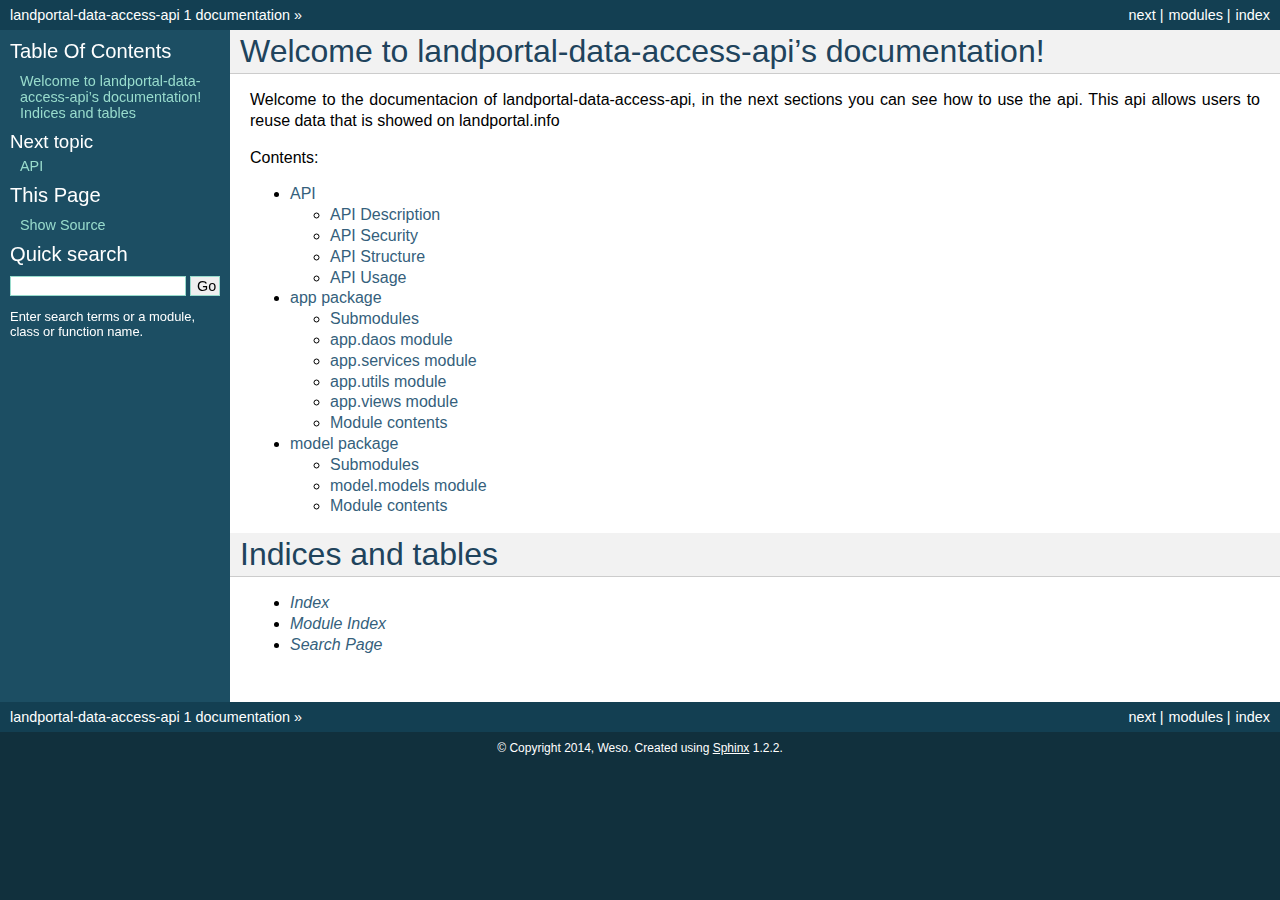
<file: index.html>
<!DOCTYPE html PUBLIC "-//W3C//DTD XHTML 1.0 Transitional//EN"
  "http://www.w3.org/TR/xhtml1/DTD/xhtml1-transitional.dtd">


<html xmlns="http://www.w3.org/1999/xhtml">
  <head>
    <meta http-equiv="Content-Type" content="text/html; charset=utf-8" />
    
    <title>Welcome to landportal-data-access-api’s documentation! &mdash; landportal-data-access-api 1 documentation</title>
    
    <link rel="stylesheet" href="_static/default.css" type="text/css" />
    <link rel="stylesheet" href="_static/pygments.css" type="text/css" />
    
    <script type="text/javascript">
      var DOCUMENTATION_OPTIONS = {
        URL_ROOT:    './',
        VERSION:     '1',
        COLLAPSE_INDEX: false,
        FILE_SUFFIX: '.html',
        HAS_SOURCE:  true
      };
    </script>
    <script type="text/javascript" src="_static/jquery.js"></script>
    <script type="text/javascript" src="_static/underscore.js"></script>
    <script type="text/javascript" src="_static/doctools.js"></script>
    <link rel="top" title="landportal-data-access-api 1 documentation" href="#" />
    <link rel="next" title="API" href="api.html" /> 
  </head>
  <body>
    <div class="related">
      <h3>Navigation</h3>
      <ul>
        <li class="right" style="margin-right: 10px">
          <a href="genindex.html" title="General Index"
             accesskey="I">index</a></li>
        <li class="right" >
          <a href="py-modindex.html" title="Python Module Index"
             >modules</a> |</li>
        <li class="right" >
          <a href="api.html" title="API"
             accesskey="N">next</a> |</li>
        <li><a href="#">landportal-data-access-api 1 documentation</a> &raquo;</li> 
      </ul>
    </div>  

    <div class="document">
      <div class="documentwrapper">
        <div class="bodywrapper">
          <div class="body">
            
  <div class="section" id="welcome-to-landportal-data-access-api-s-documentation">
<h1>Welcome to landportal-data-access-api&#8217;s documentation!<a class="headerlink" href="#welcome-to-landportal-data-access-api-s-documentation" title="Permalink to this headline">¶</a></h1>
<p>Welcome to the documentacion of landportal-data-access-api, in the next sections you can see how to use the api. This api allows users to reuse data that is showed on landportal.info</p>
<p>Contents:</p>
<div class="toctree-wrapper compound">
<ul>
<li class="toctree-l1"><a class="reference internal" href="api.html">API</a><ul>
<li class="toctree-l2"><a class="reference internal" href="api.html#api-description">API Description</a></li>
<li class="toctree-l2"><a class="reference internal" href="api.html#api-security">API Security</a></li>
<li class="toctree-l2"><a class="reference internal" href="api.html#api-structure">API Structure</a></li>
<li class="toctree-l2"><a class="reference internal" href="api.html#api-usage">API Usage</a></li>
</ul>
</li>
<li class="toctree-l1"><a class="reference internal" href="app.html">app package</a><ul>
<li class="toctree-l2"><a class="reference internal" href="app.html#submodules">Submodules</a></li>
<li class="toctree-l2"><a class="reference internal" href="app.html#module-app.daos">app.daos module</a></li>
<li class="toctree-l2"><a class="reference internal" href="app.html#module-app.services">app.services module</a></li>
<li class="toctree-l2"><a class="reference internal" href="app.html#module-app.utils">app.utils module</a></li>
<li class="toctree-l2"><a class="reference internal" href="app.html#module-app.views">app.views module</a></li>
<li class="toctree-l2"><a class="reference internal" href="app.html#module-app">Module contents</a></li>
</ul>
</li>
<li class="toctree-l1"><a class="reference internal" href="model.html">model package</a><ul>
<li class="toctree-l2"><a class="reference internal" href="model.html#submodules">Submodules</a></li>
<li class="toctree-l2"><a class="reference internal" href="model.html#module-model.models">model.models module</a></li>
<li class="toctree-l2"><a class="reference internal" href="model.html#module-model">Module contents</a></li>
</ul>
</li>
</ul>
</div>
</div>
<div class="section" id="indices-and-tables">
<h1>Indices and tables<a class="headerlink" href="#indices-and-tables" title="Permalink to this headline">¶</a></h1>
<ul class="simple">
<li><a class="reference internal" href="genindex.html"><em>Index</em></a></li>
<li><a class="reference internal" href="py-modindex.html"><em>Module Index</em></a></li>
<li><a class="reference internal" href="search.html"><em>Search Page</em></a></li>
</ul>
</div>


          </div>
        </div>
      </div>
      <div class="sphinxsidebar">
        <div class="sphinxsidebarwrapper">
  <h3><a href="#">Table Of Contents</a></h3>
  <ul>
<li><a class="reference internal" href="#">Welcome to landportal-data-access-api&#8217;s documentation!</a></li>
<li><a class="reference internal" href="#indices-and-tables">Indices and tables</a></li>
</ul>

  <h4>Next topic</h4>
  <p class="topless"><a href="api.html"
                        title="next chapter">API</a></p>
  <h3>This Page</h3>
  <ul class="this-page-menu">
    <li><a href="_sources/index.txt"
           rel="nofollow">Show Source</a></li>
  </ul>
<div id="searchbox" style="display: none">
  <h3>Quick search</h3>
    <form class="search" action="search.html" method="get">
      <input type="text" name="q" />
      <input type="submit" value="Go" />
      <input type="hidden" name="check_keywords" value="yes" />
      <input type="hidden" name="area" value="default" />
    </form>
    <p class="searchtip" style="font-size: 90%">
    Enter search terms or a module, class or function name.
    </p>
</div>
<script type="text/javascript">$('#searchbox').show(0);</script>
        </div>
      </div>
      <div class="clearer"></div>
    </div>
    <div class="related">
      <h3>Navigation</h3>
      <ul>
        <li class="right" style="margin-right: 10px">
          <a href="genindex.html" title="General Index"
             >index</a></li>
        <li class="right" >
          <a href="py-modindex.html" title="Python Module Index"
             >modules</a> |</li>
        <li class="right" >
          <a href="api.html" title="API"
             >next</a> |</li>
        <li><a href="#">landportal-data-access-api 1 documentation</a> &raquo;</li> 
      </ul>
    </div>
    <div class="footer">
        &copy; Copyright 2014, Weso.
      Created using <a href="http://sphinx-doc.org/">Sphinx</a> 1.2.2.
    </div>
  </body>
</html>
</file>
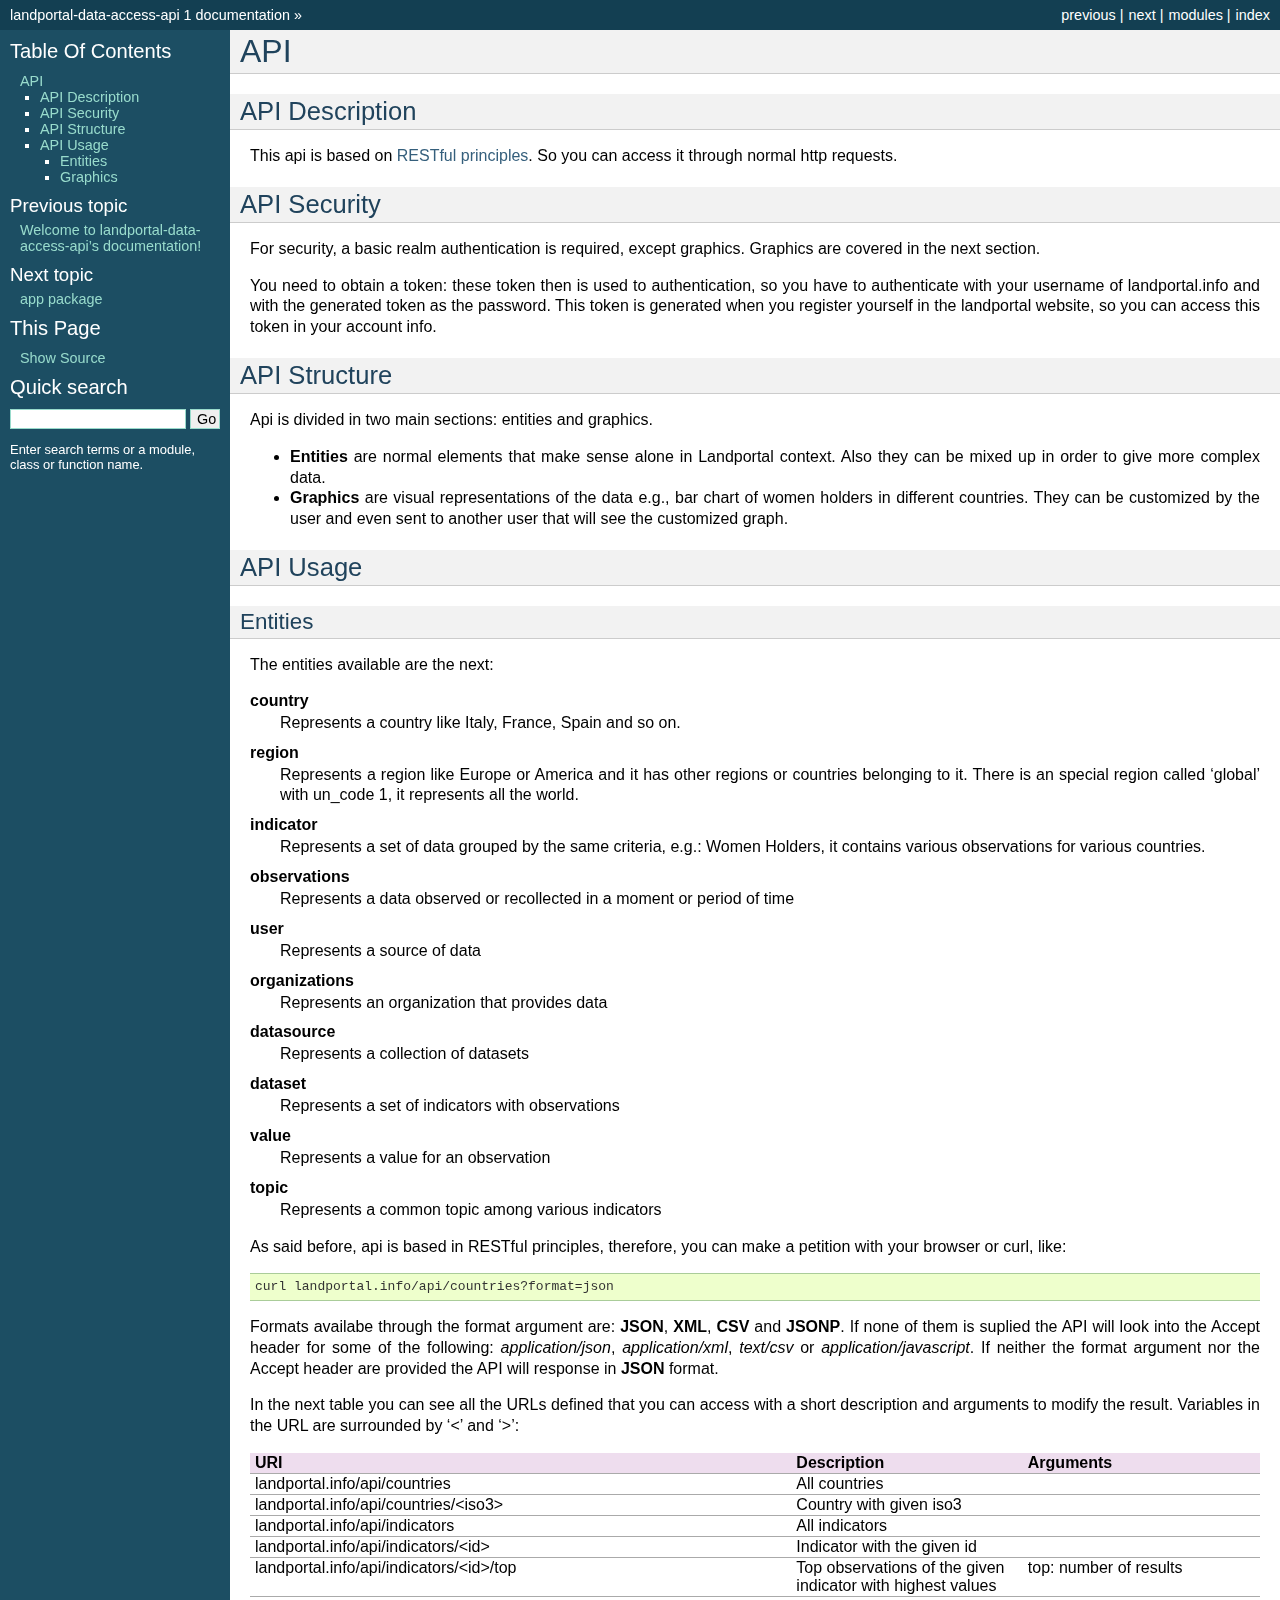
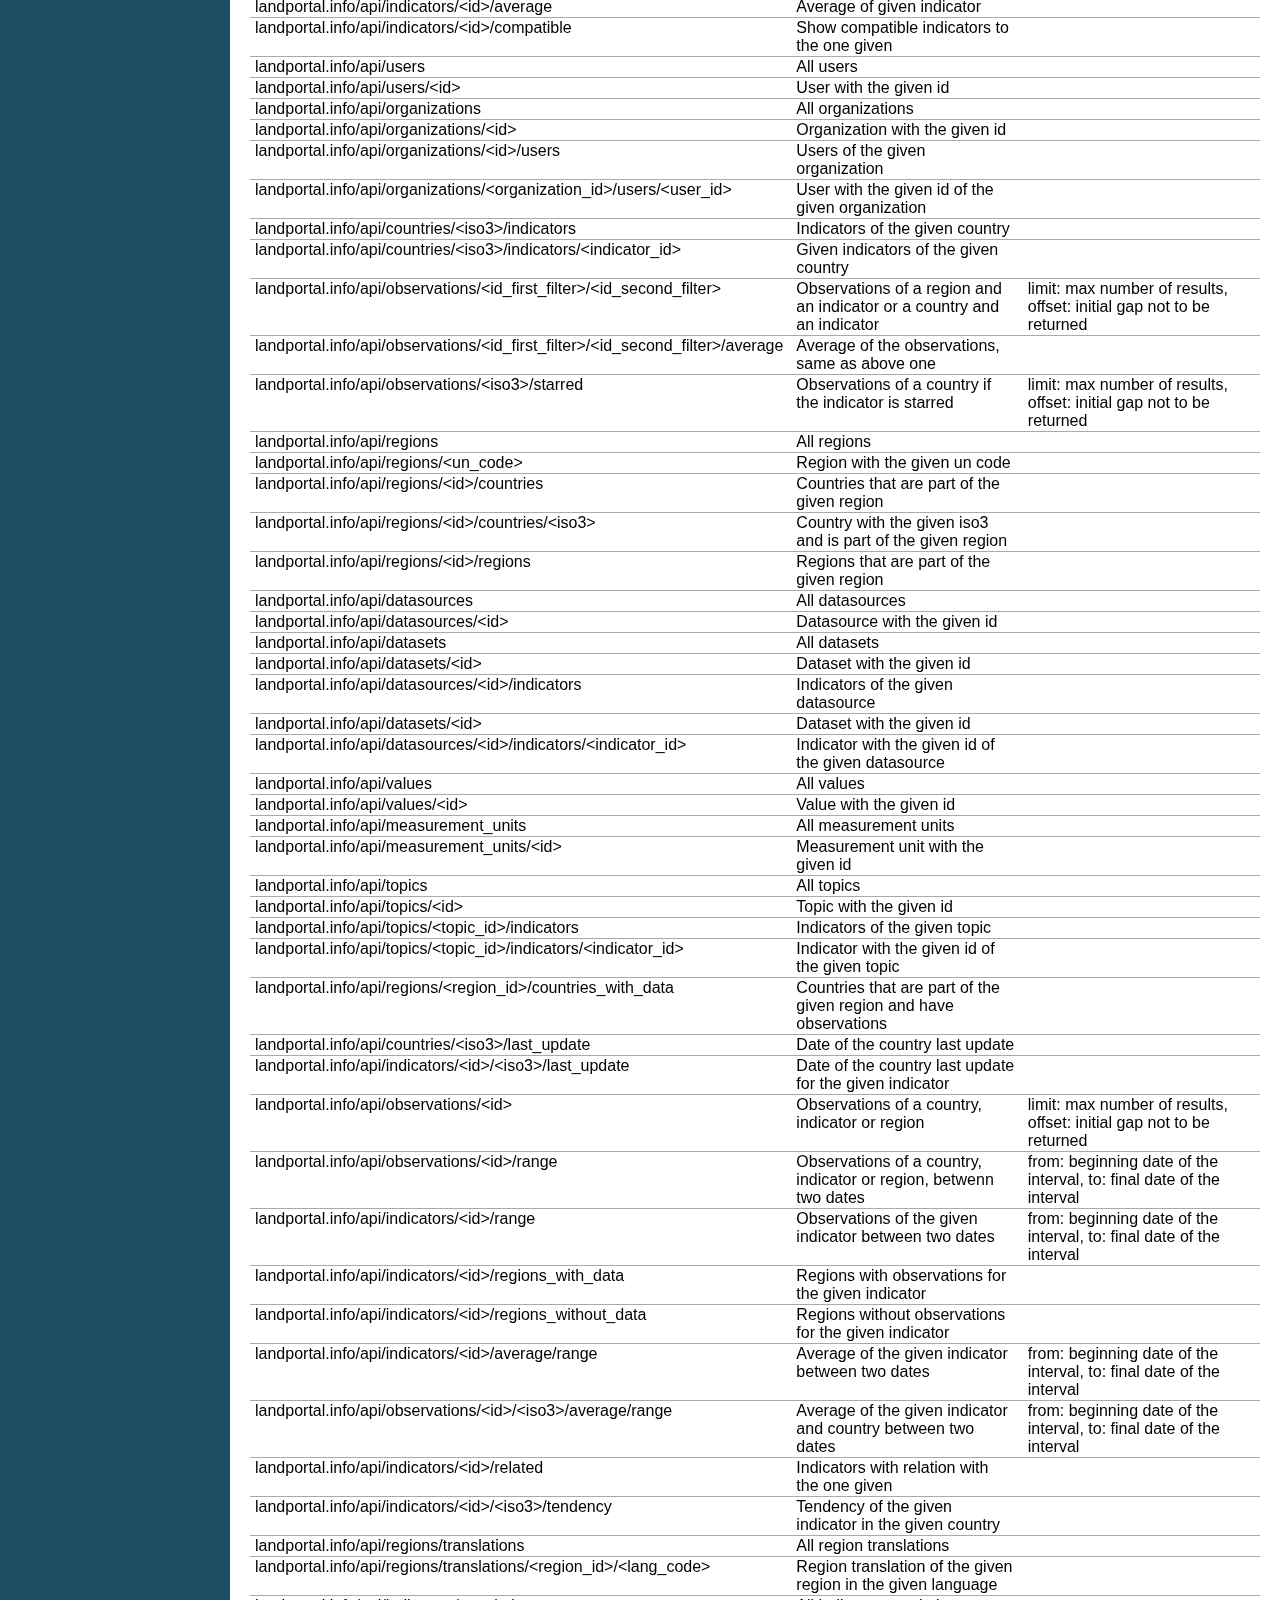
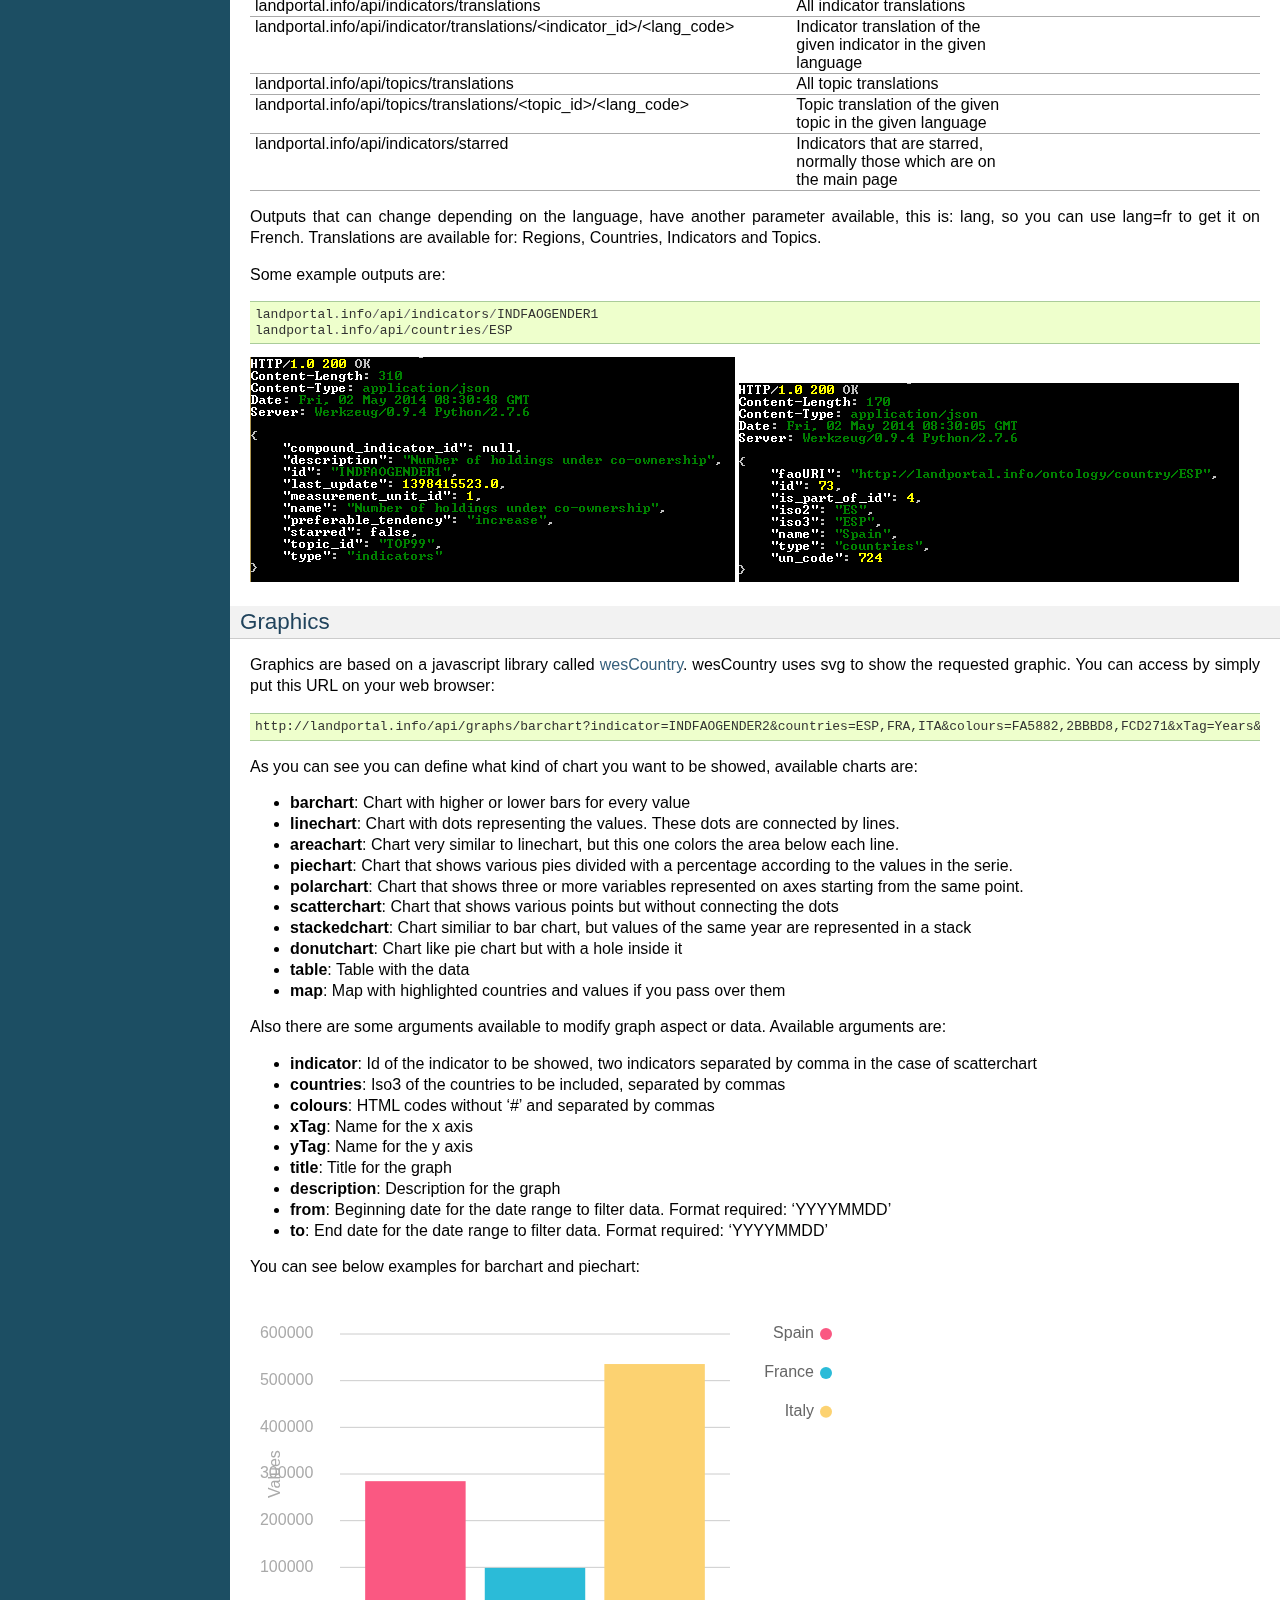
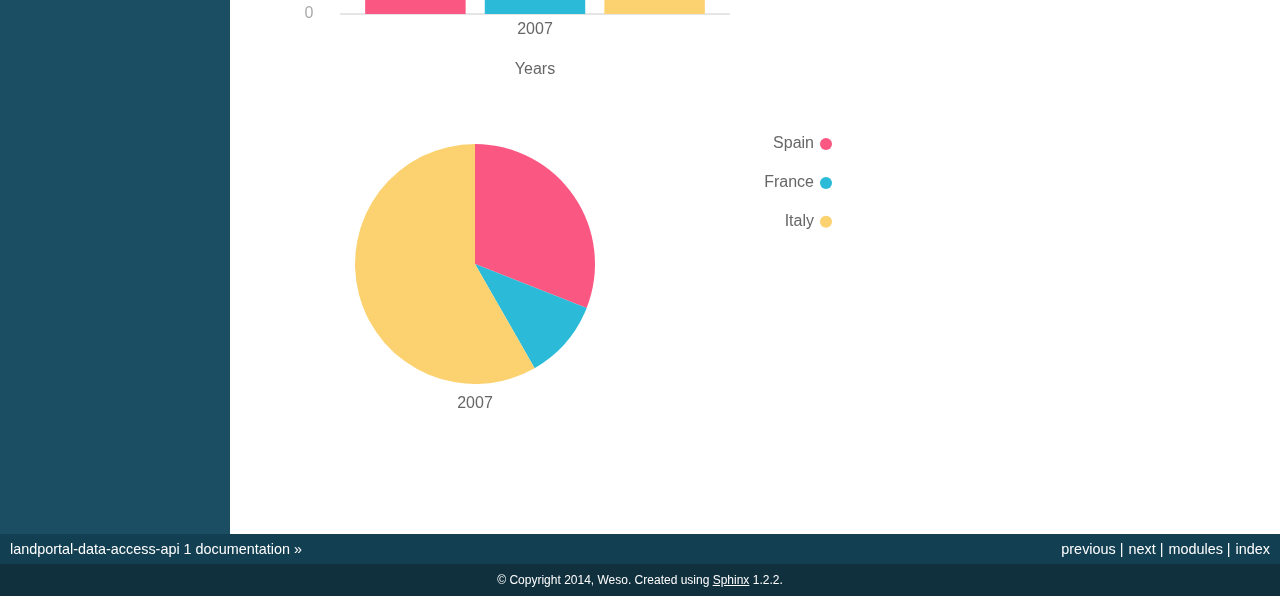
<file: api.html>
<!DOCTYPE html PUBLIC "-//W3C//DTD XHTML 1.0 Transitional//EN"
  "http://www.w3.org/TR/xhtml1/DTD/xhtml1-transitional.dtd">


<html xmlns="http://www.w3.org/1999/xhtml">
  <head>
    <meta http-equiv="Content-Type" content="text/html; charset=utf-8" />
    
    <title>API &mdash; landportal-data-access-api 1 documentation</title>
    
    <link rel="stylesheet" href="_static/default.css" type="text/css" />
    <link rel="stylesheet" href="_static/pygments.css" type="text/css" />
    
    <script type="text/javascript">
      var DOCUMENTATION_OPTIONS = {
        URL_ROOT:    './',
        VERSION:     '1',
        COLLAPSE_INDEX: false,
        FILE_SUFFIX: '.html',
        HAS_SOURCE:  true
      };
    </script>
    <script type="text/javascript" src="_static/jquery.js"></script>
    <script type="text/javascript" src="_static/underscore.js"></script>
    <script type="text/javascript" src="_static/doctools.js"></script>
    <link rel="top" title="landportal-data-access-api 1 documentation" href="index.html" />
    <link rel="next" title="app package" href="app.html" />
    <link rel="prev" title="Welcome to landportal-data-access-api’s documentation!" href="index.html" /> 
  </head>
  <body>
    <div class="related">
      <h3>Navigation</h3>
      <ul>
        <li class="right" style="margin-right: 10px">
          <a href="genindex.html" title="General Index"
             accesskey="I">index</a></li>
        <li class="right" >
          <a href="py-modindex.html" title="Python Module Index"
             >modules</a> |</li>
        <li class="right" >
          <a href="app.html" title="app package"
             accesskey="N">next</a> |</li>
        <li class="right" >
          <a href="index.html" title="Welcome to landportal-data-access-api’s documentation!"
             accesskey="P">previous</a> |</li>
        <li><a href="index.html">landportal-data-access-api 1 documentation</a> &raquo;</li> 
      </ul>
    </div>  

    <div class="document">
      <div class="documentwrapper">
        <div class="bodywrapper">
          <div class="body">
            
  <div class="section" id="api">
<h1>API<a class="headerlink" href="#api" title="Permalink to this headline">¶</a></h1>
<div class="section" id="api-description">
<h2>API Description<a class="headerlink" href="#api-description" title="Permalink to this headline">¶</a></h2>
<p>This api is based on <a class="reference external" href="http:http://en.wikipedia.org/wiki/Representational_state_transfer">RESTful principles</a>. So you can access it through normal http requests.</p>
</div>
<div class="section" id="api-security">
<h2>API Security<a class="headerlink" href="#api-security" title="Permalink to this headline">¶</a></h2>
<p>For security, a basic realm authentication is required, except graphics. Graphics are covered in the next section.</p>
<p>You need to obtain a token: these token then is used to authentication, so you have to authenticate with your username of landportal.info and with the generated token as the password. This token is generated when you register yourself in the landportal website, so you can access this token in your account info.</p>
</div>
<div class="section" id="api-structure">
<h2>API Structure<a class="headerlink" href="#api-structure" title="Permalink to this headline">¶</a></h2>
<p>Api is divided in two main sections: entities and graphics.</p>
<ul class="simple">
<li><strong>Entities</strong> are normal elements that make sense alone in Landportal context. Also they can be mixed up in order to give more complex data.</li>
<li><strong>Graphics</strong> are visual representations of the data e.g., bar chart of women holders in different countries. They can be customized by the user and even sent to another user that will see the customized graph.</li>
</ul>
</div>
<div class="section" id="api-usage">
<h2>API Usage<a class="headerlink" href="#api-usage" title="Permalink to this headline">¶</a></h2>
<div class="section" id="entities">
<h3>Entities<a class="headerlink" href="#entities" title="Permalink to this headline">¶</a></h3>
<p>The entities available are the next:</p>
<dl class="docutils">
<dt><strong>country</strong></dt>
<dd>Represents a country like Italy, France, Spain and so on.</dd>
<dt><strong>region</strong></dt>
<dd>Represents a region like Europe or America and it has other regions or countries belonging to it. There is an special region called &#8216;global&#8217; with un_code 1, it represents all the world.</dd>
<dt><strong>indicator</strong></dt>
<dd>Represents a set of data grouped by the same criteria, e.g.: Women Holders, it contains various observations for various countries.</dd>
<dt><strong>observations</strong></dt>
<dd>Represents a data observed or recollected in a moment or period of time</dd>
<dt><strong>user</strong></dt>
<dd>Represents a source of data</dd>
<dt><strong>organizations</strong></dt>
<dd>Represents an organization that provides data</dd>
<dt><strong>datasource</strong></dt>
<dd>Represents a collection of datasets</dd>
<dt><strong>dataset</strong></dt>
<dd>Represents a set of indicators with observations</dd>
<dt><strong>value</strong></dt>
<dd>Represents a value for an observation</dd>
<dt><strong>topic</strong></dt>
<dd>Represents a common topic among various indicators</dd>
</dl>
<p>As said before, api is based in RESTful principles, therefore, you can make a petition with your browser or curl, like:</p>
<div class="highlight-python"><div class="highlight"><pre>curl landportal.info/api/countries?format=json
</pre></div>
</div>
<p>Formats availabe through the format argument are: <strong>JSON</strong>, <strong>XML</strong>, <strong>CSV</strong> and <strong>JSONP</strong>.
If none of them is suplied the API will look into the Accept header for some of the following: <em>application/json</em>, <em>application/xml</em>, <em>text/csv</em> or <em>application/javascript</em>.
If neither the format argument nor the Accept header are provided the API will response in <strong>JSON</strong> format.</p>
<p>In the next table you can see all the URLs defined that you can access with a short description and arguments to modify the result. Variables in the URL are surrounded by &#8216;&lt;&#8217; and &#8216;&gt;&#8217;:</p>
<table border="1" class="docutils">
<colgroup>
<col width="34%" />
<col width="32%" />
<col width="34%" />
</colgroup>
<thead valign="bottom">
<tr class="row-odd"><th class="head">URI</th>
<th class="head">Description</th>
<th class="head">Arguments</th>
</tr>
</thead>
<tbody valign="top">
<tr class="row-even"><td>landportal.info/api/countries</td>
<td>All countries</td>
<td>&nbsp;</td>
</tr>
<tr class="row-odd"><td>landportal.info/api/countries/&lt;iso3&gt;</td>
<td>Country with given iso3</td>
<td>&nbsp;</td>
</tr>
<tr class="row-even"><td>landportal.info/api/indicators</td>
<td>All indicators</td>
<td>&nbsp;</td>
</tr>
<tr class="row-odd"><td>landportal.info/api/indicators/&lt;id&gt;</td>
<td>Indicator with the given id</td>
<td>&nbsp;</td>
</tr>
<tr class="row-even"><td>landportal.info/api/indicators/&lt;id&gt;/top</td>
<td>Top observations of the given indicator with highest values</td>
<td>top: number of results</td>
</tr>
<tr class="row-odd"><td>landportal.info/api/indicators/&lt;id&gt;/average</td>
<td>Average of given indicator</td>
<td>&nbsp;</td>
</tr>
<tr class="row-even"><td>landportal.info/api/indicators/&lt;id&gt;/compatible</td>
<td>Show compatible indicators to the one given</td>
<td>&nbsp;</td>
</tr>
<tr class="row-odd"><td>landportal.info/api/users</td>
<td>All users</td>
<td>&nbsp;</td>
</tr>
<tr class="row-even"><td>landportal.info/api/users/&lt;id&gt;</td>
<td>User with the given id</td>
<td>&nbsp;</td>
</tr>
<tr class="row-odd"><td>landportal.info/api/organizations</td>
<td>All organizations</td>
<td>&nbsp;</td>
</tr>
<tr class="row-even"><td>landportal.info/api/organizations/&lt;id&gt;</td>
<td>Organization with the given id</td>
<td>&nbsp;</td>
</tr>
<tr class="row-odd"><td>landportal.info/api/organizations/&lt;id&gt;/users</td>
<td>Users of the given organization</td>
<td>&nbsp;</td>
</tr>
<tr class="row-even"><td>landportal.info/api/organizations/&lt;organization_id&gt;/users/&lt;user_id&gt;</td>
<td>User with the given id of the given organization</td>
<td>&nbsp;</td>
</tr>
<tr class="row-odd"><td>landportal.info/api/countries/&lt;iso3&gt;/indicators</td>
<td>Indicators of the given country</td>
<td>&nbsp;</td>
</tr>
<tr class="row-even"><td>landportal.info/api/countries/&lt;iso3&gt;/indicators/&lt;indicator_id&gt;</td>
<td>Given indicators of the given country</td>
<td>&nbsp;</td>
</tr>
<tr class="row-odd"><td>landportal.info/api/observations/&lt;id_first_filter&gt;/&lt;id_second_filter&gt;</td>
<td>Observations of a region and an indicator or a country and an indicator</td>
<td>limit: max number of results, offset: initial gap not to be returned</td>
</tr>
<tr class="row-even"><td>landportal.info/api/observations/&lt;id_first_filter&gt;/&lt;id_second_filter&gt;/average</td>
<td>Average of the observations, same as above one</td>
<td>&nbsp;</td>
</tr>
<tr class="row-odd"><td>landportal.info/api/observations/&lt;iso3&gt;/starred</td>
<td>Observations of a country if the indicator is starred</td>
<td>limit: max number of results, offset: initial gap not to be returned</td>
</tr>
<tr class="row-even"><td>landportal.info/api/regions</td>
<td>All regions</td>
<td>&nbsp;</td>
</tr>
<tr class="row-odd"><td>landportal.info/api/regions/&lt;un_code&gt;</td>
<td>Region with the given un code</td>
<td>&nbsp;</td>
</tr>
<tr class="row-even"><td>landportal.info/api/regions/&lt;id&gt;/countries</td>
<td>Countries that are part of the given region</td>
<td>&nbsp;</td>
</tr>
<tr class="row-odd"><td>landportal.info/api/regions/&lt;id&gt;/countries/&lt;iso3&gt;</td>
<td>Country with the given iso3 and is part of the given region</td>
<td>&nbsp;</td>
</tr>
<tr class="row-even"><td>landportal.info/api/regions/&lt;id&gt;/regions</td>
<td>Regions that are part of the given region</td>
<td>&nbsp;</td>
</tr>
<tr class="row-odd"><td>landportal.info/api/datasources</td>
<td>All datasources</td>
<td>&nbsp;</td>
</tr>
<tr class="row-even"><td>landportal.info/api/datasources/&lt;id&gt;</td>
<td>Datasource with the given id</td>
<td>&nbsp;</td>
</tr>
<tr class="row-odd"><td>landportal.info/api/datasets</td>
<td>All datasets</td>
<td>&nbsp;</td>
</tr>
<tr class="row-even"><td>landportal.info/api/datasets/&lt;id&gt;</td>
<td>Dataset with the given id</td>
<td>&nbsp;</td>
</tr>
<tr class="row-odd"><td>landportal.info/api/datasources/&lt;id&gt;/indicators</td>
<td>Indicators of the given datasource</td>
<td>&nbsp;</td>
</tr>
<tr class="row-even"><td>landportal.info/api/datasets/&lt;id&gt;</td>
<td>Dataset with the given id</td>
<td>&nbsp;</td>
</tr>
<tr class="row-odd"><td>landportal.info/api/datasources/&lt;id&gt;/indicators/&lt;indicator_id&gt;</td>
<td>Indicator with the given id of the given datasource</td>
<td>&nbsp;</td>
</tr>
<tr class="row-even"><td>landportal.info/api/values</td>
<td>All values</td>
<td>&nbsp;</td>
</tr>
<tr class="row-odd"><td>landportal.info/api/values/&lt;id&gt;</td>
<td>Value with the given id</td>
<td>&nbsp;</td>
</tr>
<tr class="row-even"><td>landportal.info/api/measurement_units</td>
<td>All measurement units</td>
<td>&nbsp;</td>
</tr>
<tr class="row-odd"><td>landportal.info/api/measurement_units/&lt;id&gt;</td>
<td>Measurement unit with the given id</td>
<td>&nbsp;</td>
</tr>
<tr class="row-even"><td>landportal.info/api/topics</td>
<td>All topics</td>
<td>&nbsp;</td>
</tr>
<tr class="row-odd"><td>landportal.info/api/topics/&lt;id&gt;</td>
<td>Topic with the given id</td>
<td>&nbsp;</td>
</tr>
<tr class="row-even"><td>landportal.info/api/topics/&lt;topic_id&gt;/indicators</td>
<td>Indicators of the given topic</td>
<td>&nbsp;</td>
</tr>
<tr class="row-odd"><td>landportal.info/api/topics/&lt;topic_id&gt;/indicators/&lt;indicator_id&gt;</td>
<td>Indicator with the given id of the given topic</td>
<td>&nbsp;</td>
</tr>
<tr class="row-even"><td>landportal.info/api/regions/&lt;region_id&gt;/countries_with_data</td>
<td>Countries that are part of the given region and have observations</td>
<td>&nbsp;</td>
</tr>
<tr class="row-odd"><td>landportal.info/api/countries/&lt;iso3&gt;/last_update</td>
<td>Date of the country last update</td>
<td>&nbsp;</td>
</tr>
<tr class="row-even"><td>landportal.info/api/indicators/&lt;id&gt;/&lt;iso3&gt;/last_update</td>
<td>Date of the country last update for the given indicator</td>
<td>&nbsp;</td>
</tr>
<tr class="row-odd"><td>landportal.info/api/observations/&lt;id&gt;</td>
<td>Observations of a country, indicator or region</td>
<td>limit: max number of results, offset: initial gap not to be returned</td>
</tr>
<tr class="row-even"><td>landportal.info/api/observations/&lt;id&gt;/range</td>
<td>Observations of a country, indicator or region, betwenn two dates</td>
<td>from: beginning date of the interval, to: final date of the interval</td>
</tr>
<tr class="row-odd"><td>landportal.info/api/indicators/&lt;id&gt;/range</td>
<td>Observations of the given indicator between two dates</td>
<td>from: beginning date of the interval, to: final date of the interval</td>
</tr>
<tr class="row-even"><td>landportal.info/api/indicators/&lt;id&gt;/regions_with_data</td>
<td>Regions with observations for the given indicator</td>
<td>&nbsp;</td>
</tr>
<tr class="row-odd"><td>landportal.info/api/indicators/&lt;id&gt;/regions_without_data</td>
<td>Regions without observations for the given indicator</td>
<td>&nbsp;</td>
</tr>
<tr class="row-even"><td>landportal.info/api/indicators/&lt;id&gt;/average/range</td>
<td>Average of the given indicator between two dates</td>
<td>from: beginning date of the interval, to: final date of the interval</td>
</tr>
<tr class="row-odd"><td>landportal.info/api/observations/&lt;id&gt;/&lt;iso3&gt;/average/range</td>
<td>Average of the given indicator and country between two dates</td>
<td>from: beginning date of the interval, to: final date of the interval</td>
</tr>
<tr class="row-even"><td>landportal.info/api/indicators/&lt;id&gt;/related</td>
<td>Indicators with relation with the one given</td>
<td>&nbsp;</td>
</tr>
<tr class="row-odd"><td>landportal.info/api/indicators/&lt;id&gt;/&lt;iso3&gt;/tendency</td>
<td>Tendency of the given indicator in the given country</td>
<td>&nbsp;</td>
</tr>
<tr class="row-even"><td>landportal.info/api/regions/translations</td>
<td>All region translations</td>
<td>&nbsp;</td>
</tr>
<tr class="row-odd"><td>landportal.info/api/regions/translations/&lt;region_id&gt;/&lt;lang_code&gt;</td>
<td>Region translation of the given region in the given language</td>
<td>&nbsp;</td>
</tr>
<tr class="row-even"><td>landportal.info/api/indicators/translations</td>
<td>All indicator translations</td>
<td>&nbsp;</td>
</tr>
<tr class="row-odd"><td>landportal.info/api/indicator/translations/&lt;indicator_id&gt;/&lt;lang_code&gt;</td>
<td>Indicator translation of the given indicator in the given language</td>
<td>&nbsp;</td>
</tr>
<tr class="row-even"><td>landportal.info/api/topics/translations</td>
<td>All topic translations</td>
<td>&nbsp;</td>
</tr>
<tr class="row-odd"><td>landportal.info/api/topics/translations/&lt;topic_id&gt;/&lt;lang_code&gt;</td>
<td>Topic translation of the given topic in the given language</td>
<td>&nbsp;</td>
</tr>
<tr class="row-even"><td>landportal.info/api/indicators/starred</td>
<td>Indicators that are starred, normally those which are on the main page</td>
<td>&nbsp;</td>
</tr>
</tbody>
</table>
<p>Outputs that can change depending on the language, have another parameter available, this is: lang, so you can use lang=fr to get it on French. Translations are available for: Regions, Countries, Indicators and Topics.</p>
<p>Some example outputs are:</p>
<div class="highlight-python"><div class="highlight"><pre><span class="n">landportal</span><span class="o">.</span><span class="n">info</span><span class="o">/</span><span class="n">api</span><span class="o">/</span><span class="n">indicators</span><span class="o">/</span><span class="n">INDFAOGENDER1</span>
<span class="n">landportal</span><span class="o">.</span><span class="n">info</span><span class="o">/</span><span class="n">api</span><span class="o">/</span><span class="n">countries</span><span class="o">/</span><span class="n">ESP</span>
</pre></div>
</div>
<img alt="_images/indicator.PNG" src="_images/indicator.PNG" />
<img alt="_images/country.PNG" src="_images/country.PNG" />
</div>
<div class="section" id="graphics">
<h3>Graphics<a class="headerlink" href="#graphics" title="Permalink to this headline">¶</a></h3>
<p>Graphics are based on a javascript library called <a class="reference external" href="https://github.com/weso/wesCountry">wesCountry</a>. wesCountry uses svg to show the requested graphic. You can access by simply put this URL on your web browser:</p>
<div class="highlight-python"><div class="highlight"><pre>http://landportal.info/api/graphs/barchart?indicator=INDFAOGENDER2&amp;countries=ESP,FRA,ITA&amp;colours=FA5882,2BBBD8,FCD271&amp;xTag=Years&amp;yTag=Values&amp;title=INDFAOGENDER2&amp;description=Women%20Holders
</pre></div>
</div>
<p>As you can see you can define what kind of chart you want to be showed, available charts are:</p>
<ul class="simple">
<li><strong>barchart</strong>: Chart with higher or lower bars for every value</li>
<li><strong>linechart</strong>: Chart with dots representing the values. These dots are connected by lines.</li>
<li><strong>areachart</strong>: Chart very similar to linechart, but this one colors the area below each line.</li>
<li><strong>piechart</strong>: Chart that shows various pies divided with a percentage according to the values in the serie.</li>
<li><strong>polarchart</strong>: Chart that shows three or more variables represented on axes starting from the same point.</li>
<li><strong>scatterchart</strong>: Chart that shows various points but without connecting the dots</li>
<li><strong>stackedchart</strong>: Chart similiar to bar chart, but values of the same year are represented in a stack</li>
<li><strong>donutchart</strong>: Chart like pie chart but with a hole inside it</li>
<li><strong>table</strong>: Table with the data</li>
<li><strong>map</strong>: Map with highlighted countries and values if you pass over them</li>
</ul>
<p>Also there are some arguments available to modify graph aspect or data. Available arguments are:</p>
<ul class="simple">
<li><strong>indicator</strong>: Id of the indicator to be showed, two indicators separated by comma in the case of scatterchart</li>
<li><strong>countries</strong>: Iso3 of the countries to be included, separated by commas</li>
<li><strong>colours</strong>: HTML codes without &#8216;#&#8217; and separated by commas</li>
<li><strong>xTag</strong>: Name for the x axis</li>
<li><strong>yTag</strong>: Name for the y axis</li>
<li><strong>title</strong>: Title for the graph</li>
<li><strong>description</strong>: Description for the graph</li>
<li><strong>from</strong>: Beginning date for the date range to filter data. Format required: &#8216;YYYYMMDD&#8217;</li>
<li><strong>to</strong>: End date for the date range to filter data. Format required: &#8216;YYYYMMDD&#8217;</li>
</ul>
<p>You can see below examples for barchart and piechart:</p>
<script src="_static/wesCountry.min.js"></script>
<div id="barChartDiv" style="margin-top:10px;">
    <script>
            var options = {"chartType": "bar", "serieColours": ["#FA5882", "#2BBBD8", "#FCD271"], "series": [{"name": "Spain", "values": [284620.0]}, {"name": "France", "values": [98840.0]}, {"name": "Italy", "values": [535620.0]}], "valueOnItem": {"show": false}, "xAxis": {"title": "Years", "values": ["2007"]}, "yAxis": {"title": "Values"}, "container": "#barChartDiv"};
            wesCountry.charts.chart(options);
    </script>
</div>
<div id="pieChartDiv" style="margin-top:10px;">
    <script>
            var options = {"chartType": "pie", "serieColours": ["#FA5882", "#2BBBD8", "#FCD271"], "series": [{"name": "Spain", "values": [284620.0]}, {"name": "France", "values": [98840.0]}, {"name": "Italy", "values": [535620.0]}], "valueOnItem": {"show": false}, "xAxis": {"title": "Years", "values": ["2007"]}, "yAxis": {"title": "Values"}, "container": "#pieChartDiv"};
            wesCountry.charts.chart(options);
    </script>
</div></div>
</div>
</div>


          </div>
        </div>
      </div>
      <div class="sphinxsidebar">
        <div class="sphinxsidebarwrapper">
  <h3><a href="index.html">Table Of Contents</a></h3>
  <ul>
<li><a class="reference internal" href="#">API</a><ul>
<li><a class="reference internal" href="#api-description">API Description</a></li>
<li><a class="reference internal" href="#api-security">API Security</a></li>
<li><a class="reference internal" href="#api-structure">API Structure</a></li>
<li><a class="reference internal" href="#api-usage">API Usage</a><ul>
<li><a class="reference internal" href="#entities">Entities</a></li>
<li><a class="reference internal" href="#graphics">Graphics</a></li>
</ul>
</li>
</ul>
</li>
</ul>

  <h4>Previous topic</h4>
  <p class="topless"><a href="index.html"
                        title="previous chapter">Welcome to landportal-data-access-api&#8217;s documentation!</a></p>
  <h4>Next topic</h4>
  <p class="topless"><a href="app.html"
                        title="next chapter">app package</a></p>
  <h3>This Page</h3>
  <ul class="this-page-menu">
    <li><a href="_sources/api.txt"
           rel="nofollow">Show Source</a></li>
  </ul>
<div id="searchbox" style="display: none">
  <h3>Quick search</h3>
    <form class="search" action="search.html" method="get">
      <input type="text" name="q" />
      <input type="submit" value="Go" />
      <input type="hidden" name="check_keywords" value="yes" />
      <input type="hidden" name="area" value="default" />
    </form>
    <p class="searchtip" style="font-size: 90%">
    Enter search terms or a module, class or function name.
    </p>
</div>
<script type="text/javascript">$('#searchbox').show(0);</script>
        </div>
      </div>
      <div class="clearer"></div>
    </div>
    <div class="related">
      <h3>Navigation</h3>
      <ul>
        <li class="right" style="margin-right: 10px">
          <a href="genindex.html" title="General Index"
             >index</a></li>
        <li class="right" >
          <a href="py-modindex.html" title="Python Module Index"
             >modules</a> |</li>
        <li class="right" >
          <a href="app.html" title="app package"
             >next</a> |</li>
        <li class="right" >
          <a href="index.html" title="Welcome to landportal-data-access-api’s documentation!"
             >previous</a> |</li>
        <li><a href="index.html">landportal-data-access-api 1 documentation</a> &raquo;</li> 
      </ul>
    </div>
    <div class="footer">
        &copy; Copyright 2014, Weso.
      Created using <a href="http://sphinx-doc.org/">Sphinx</a> 1.2.2.
    </div>
  </body>
</html>
</file>
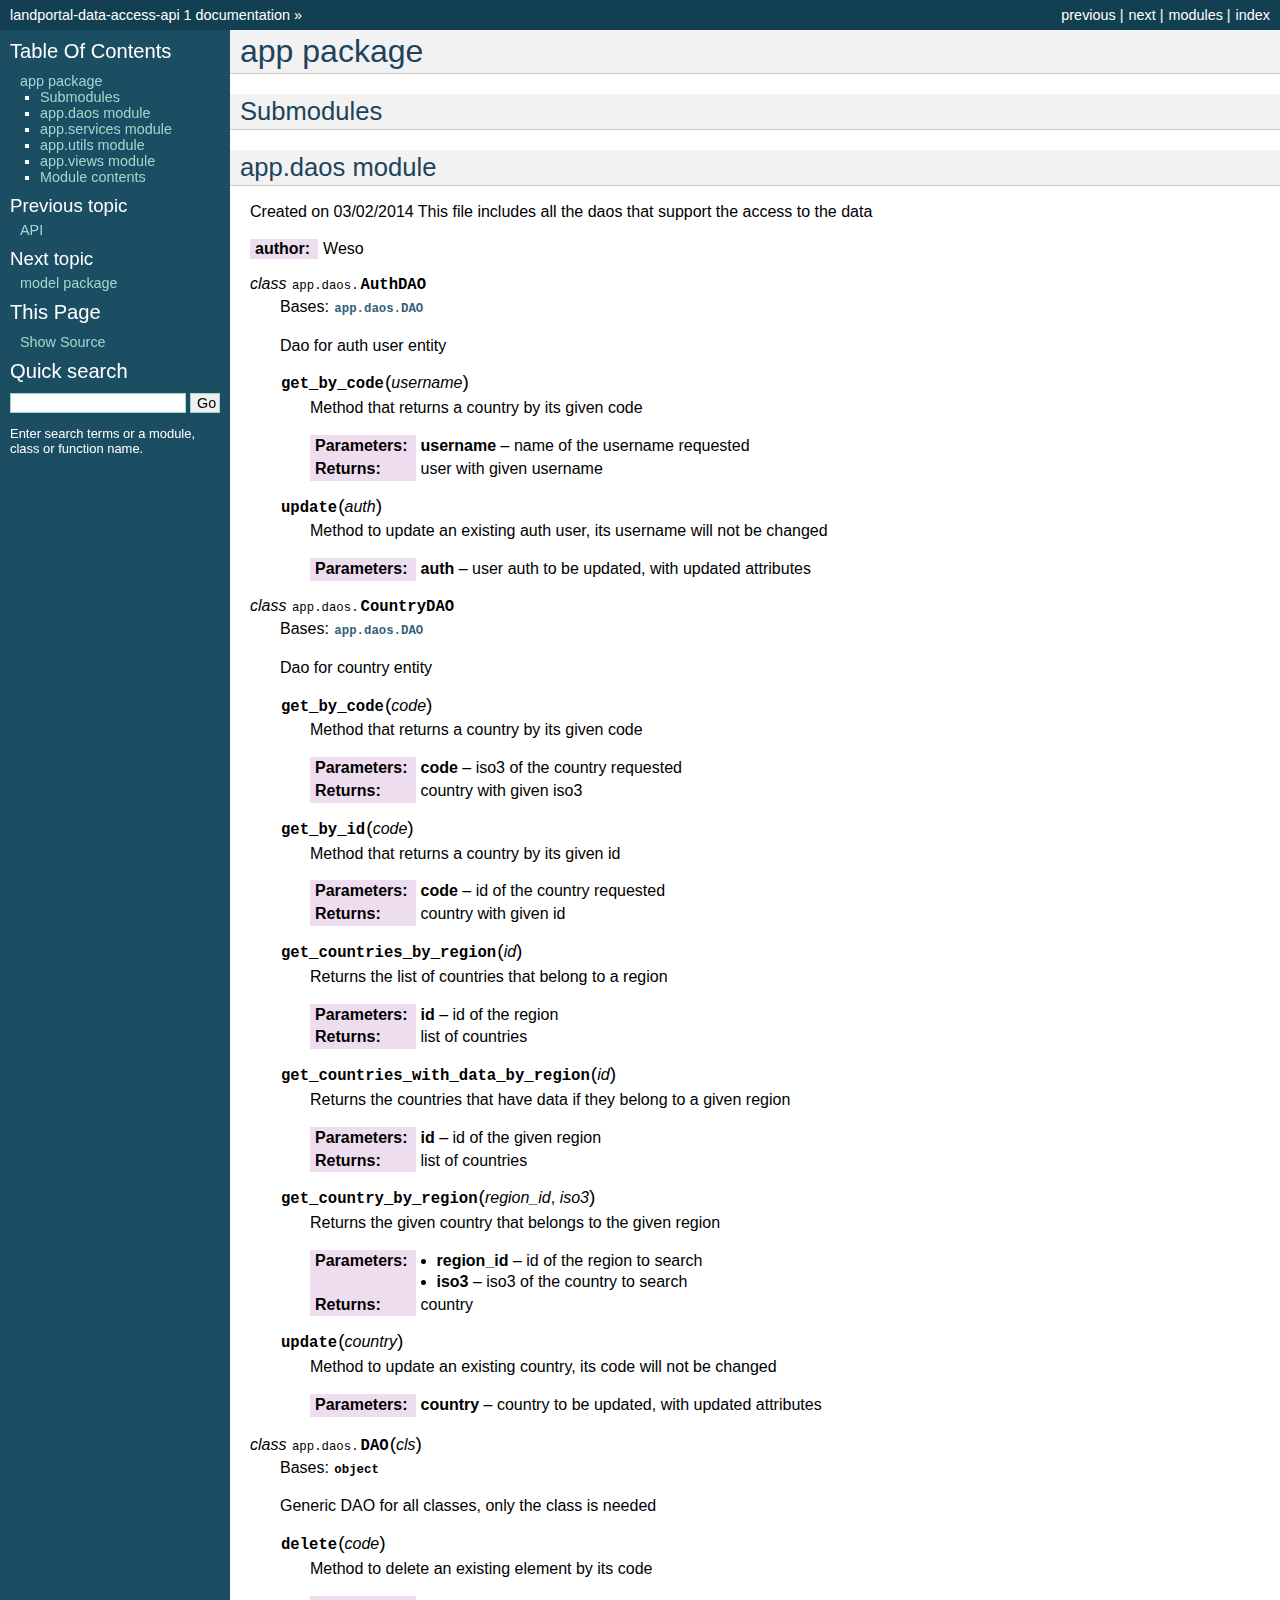
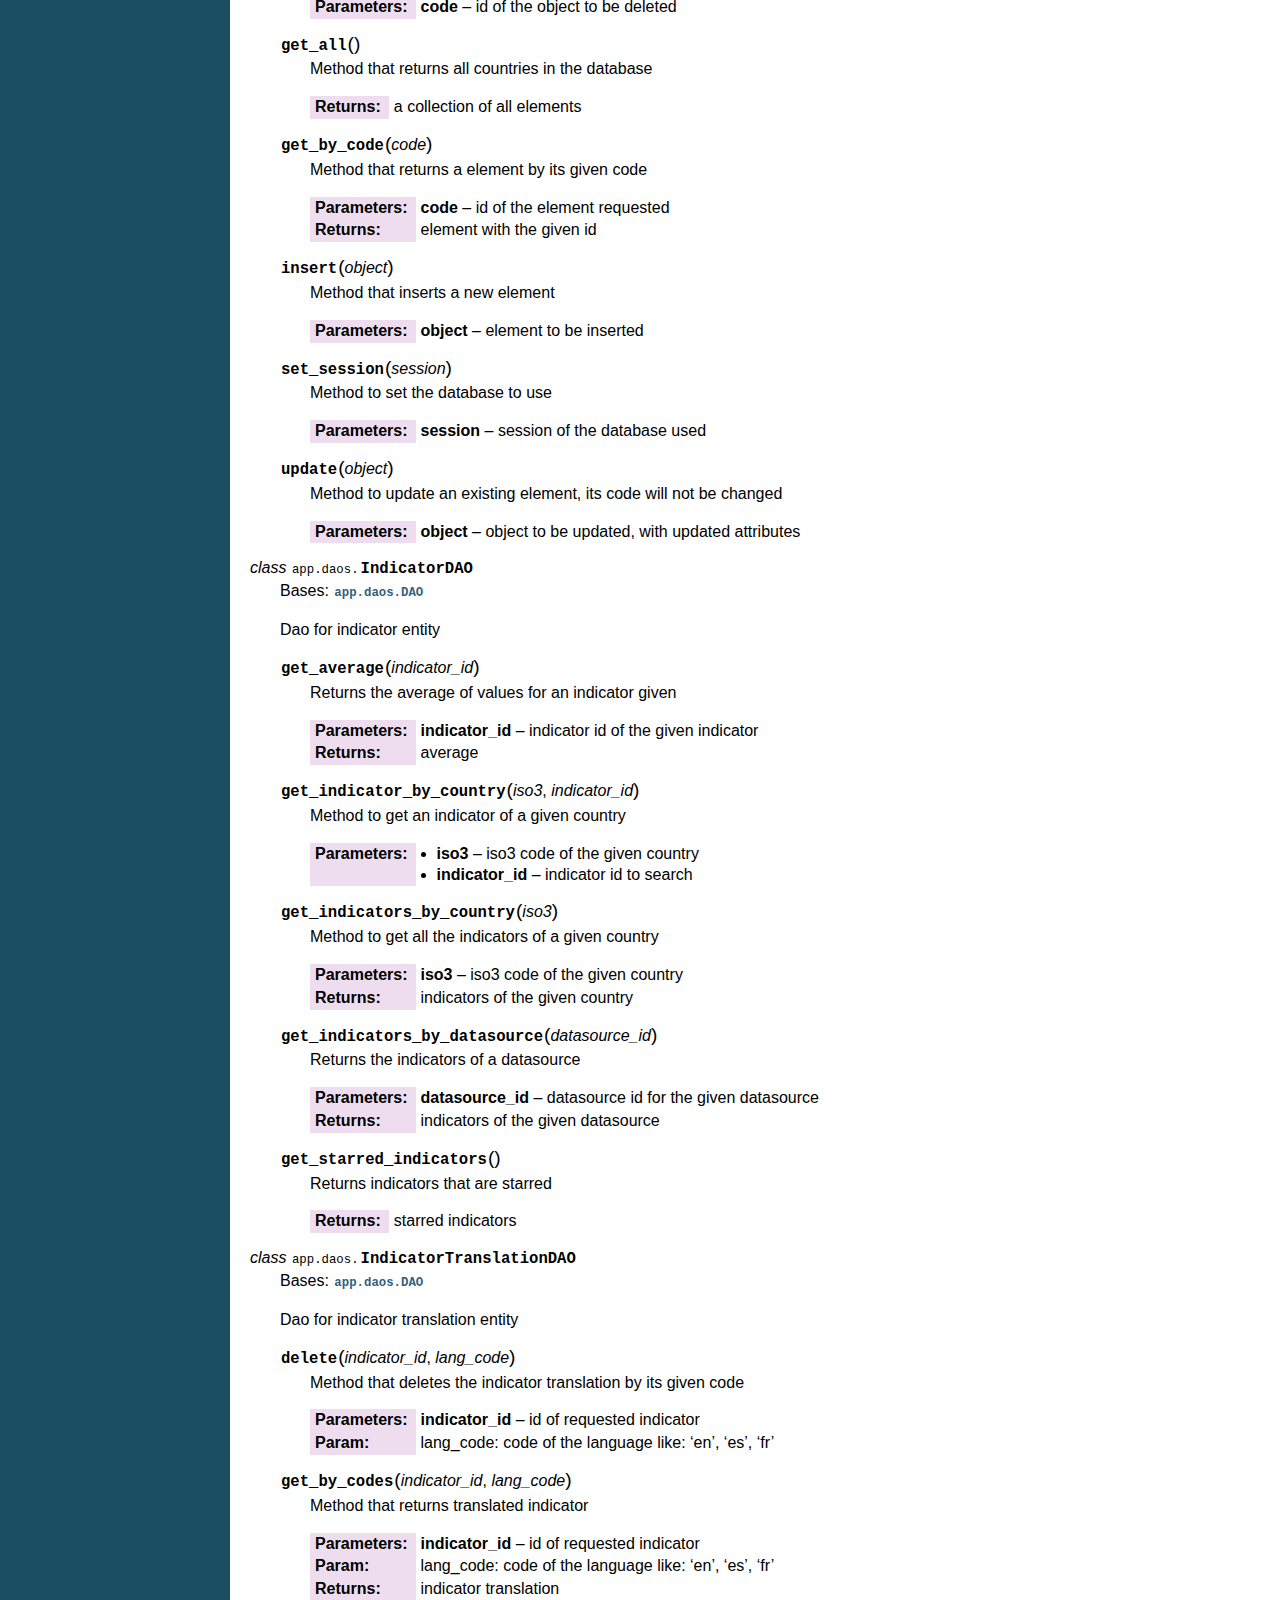
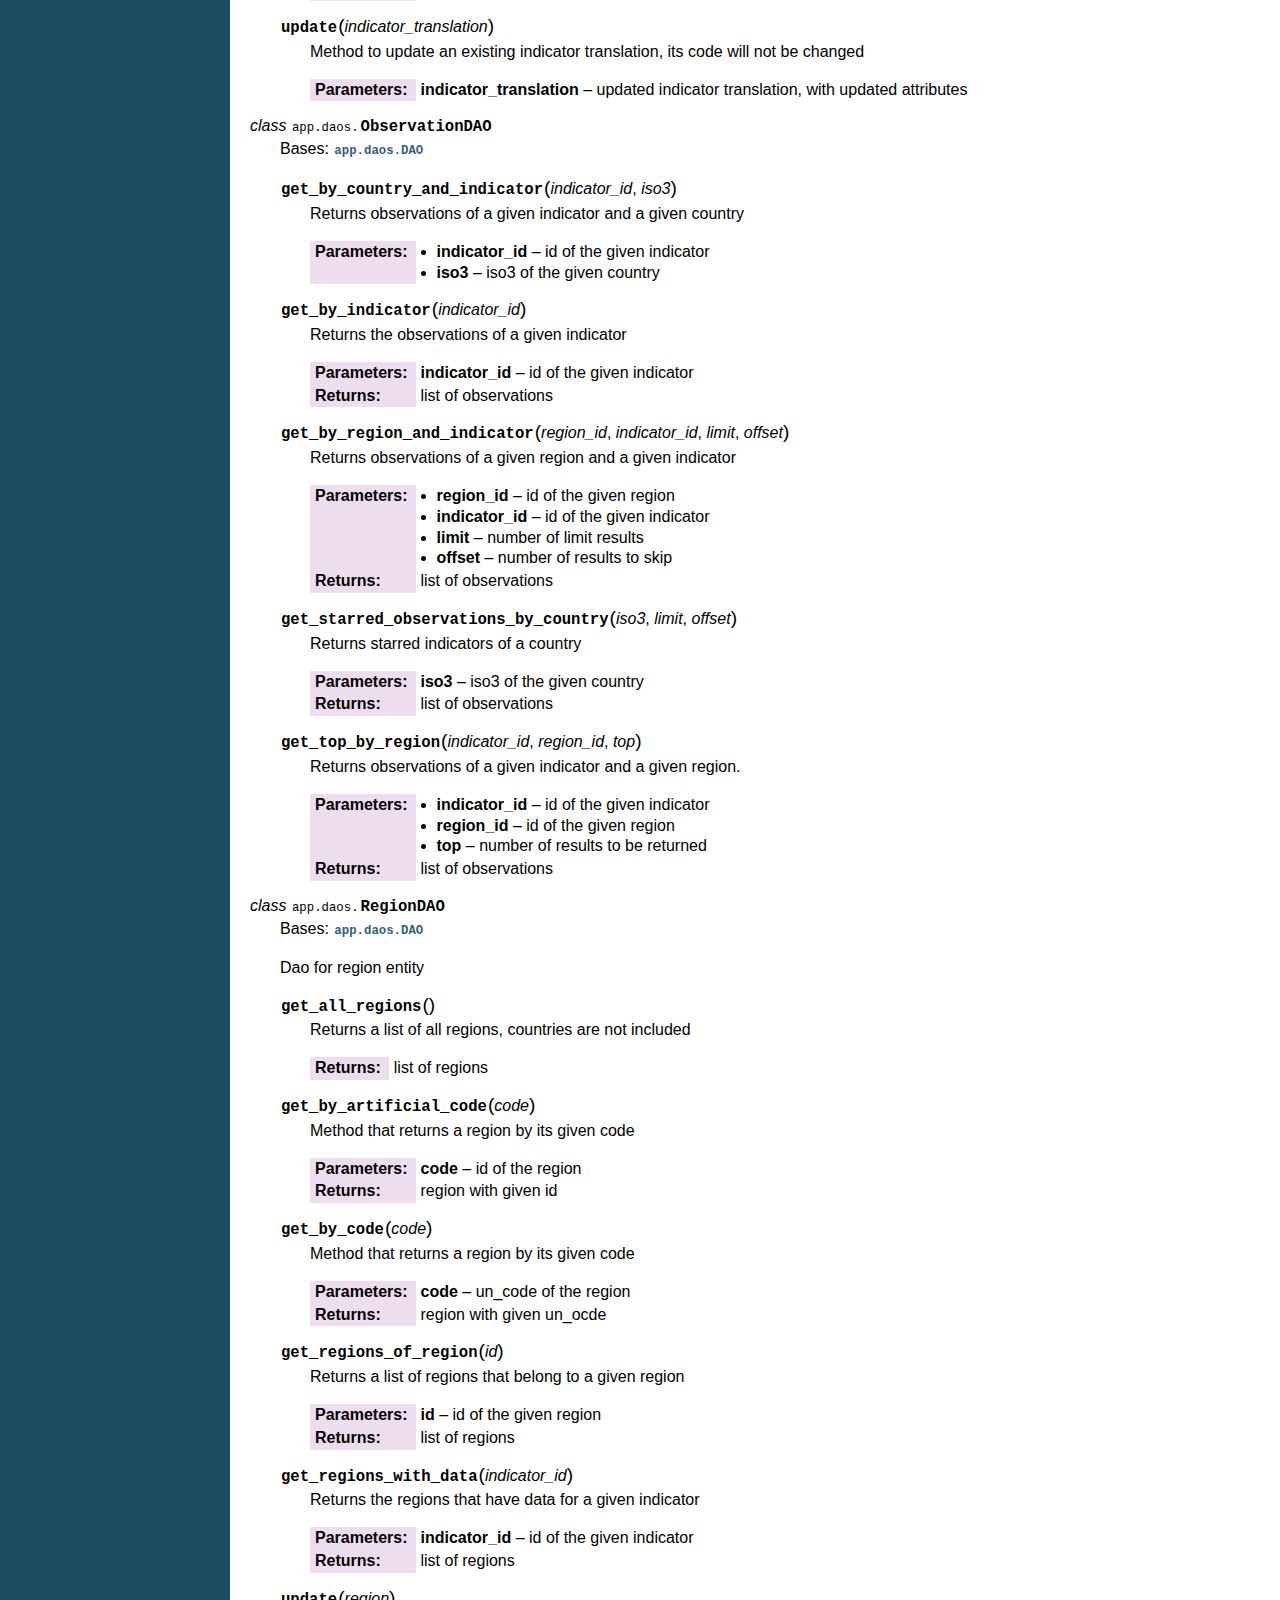
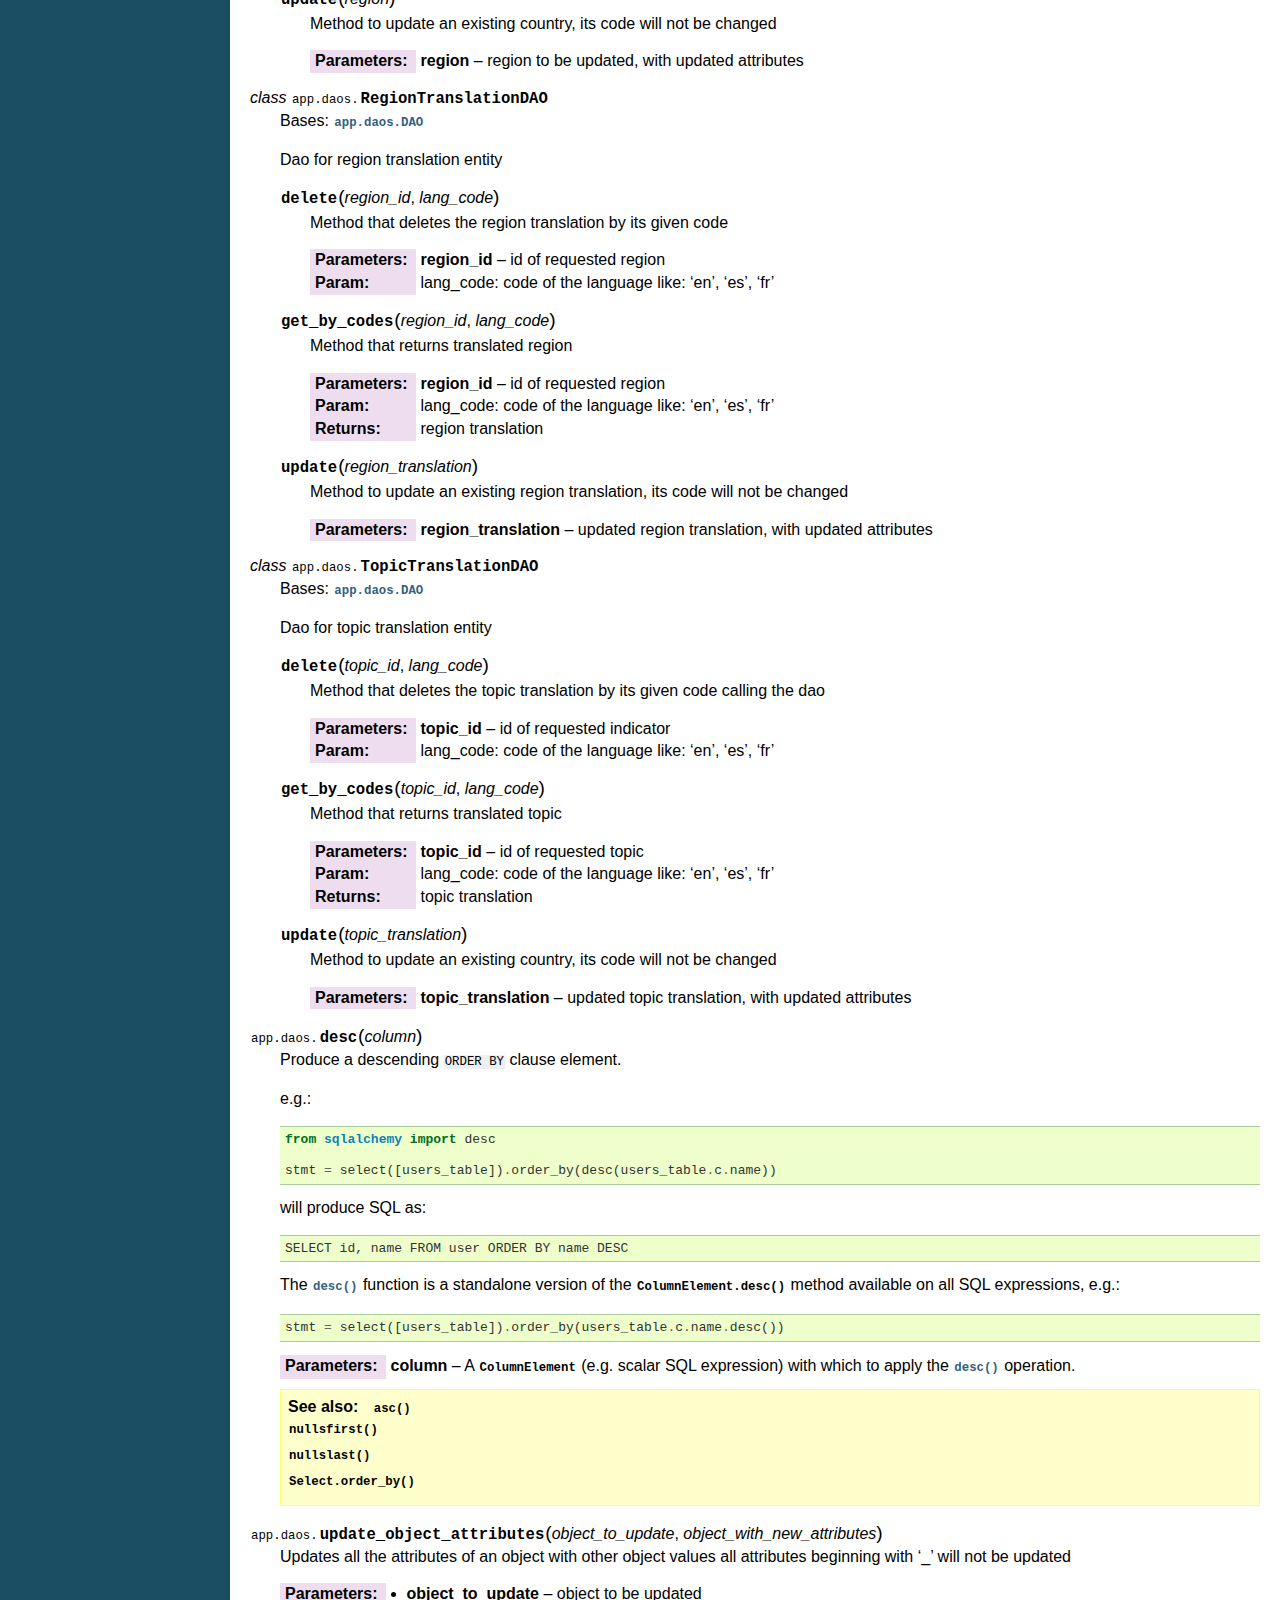
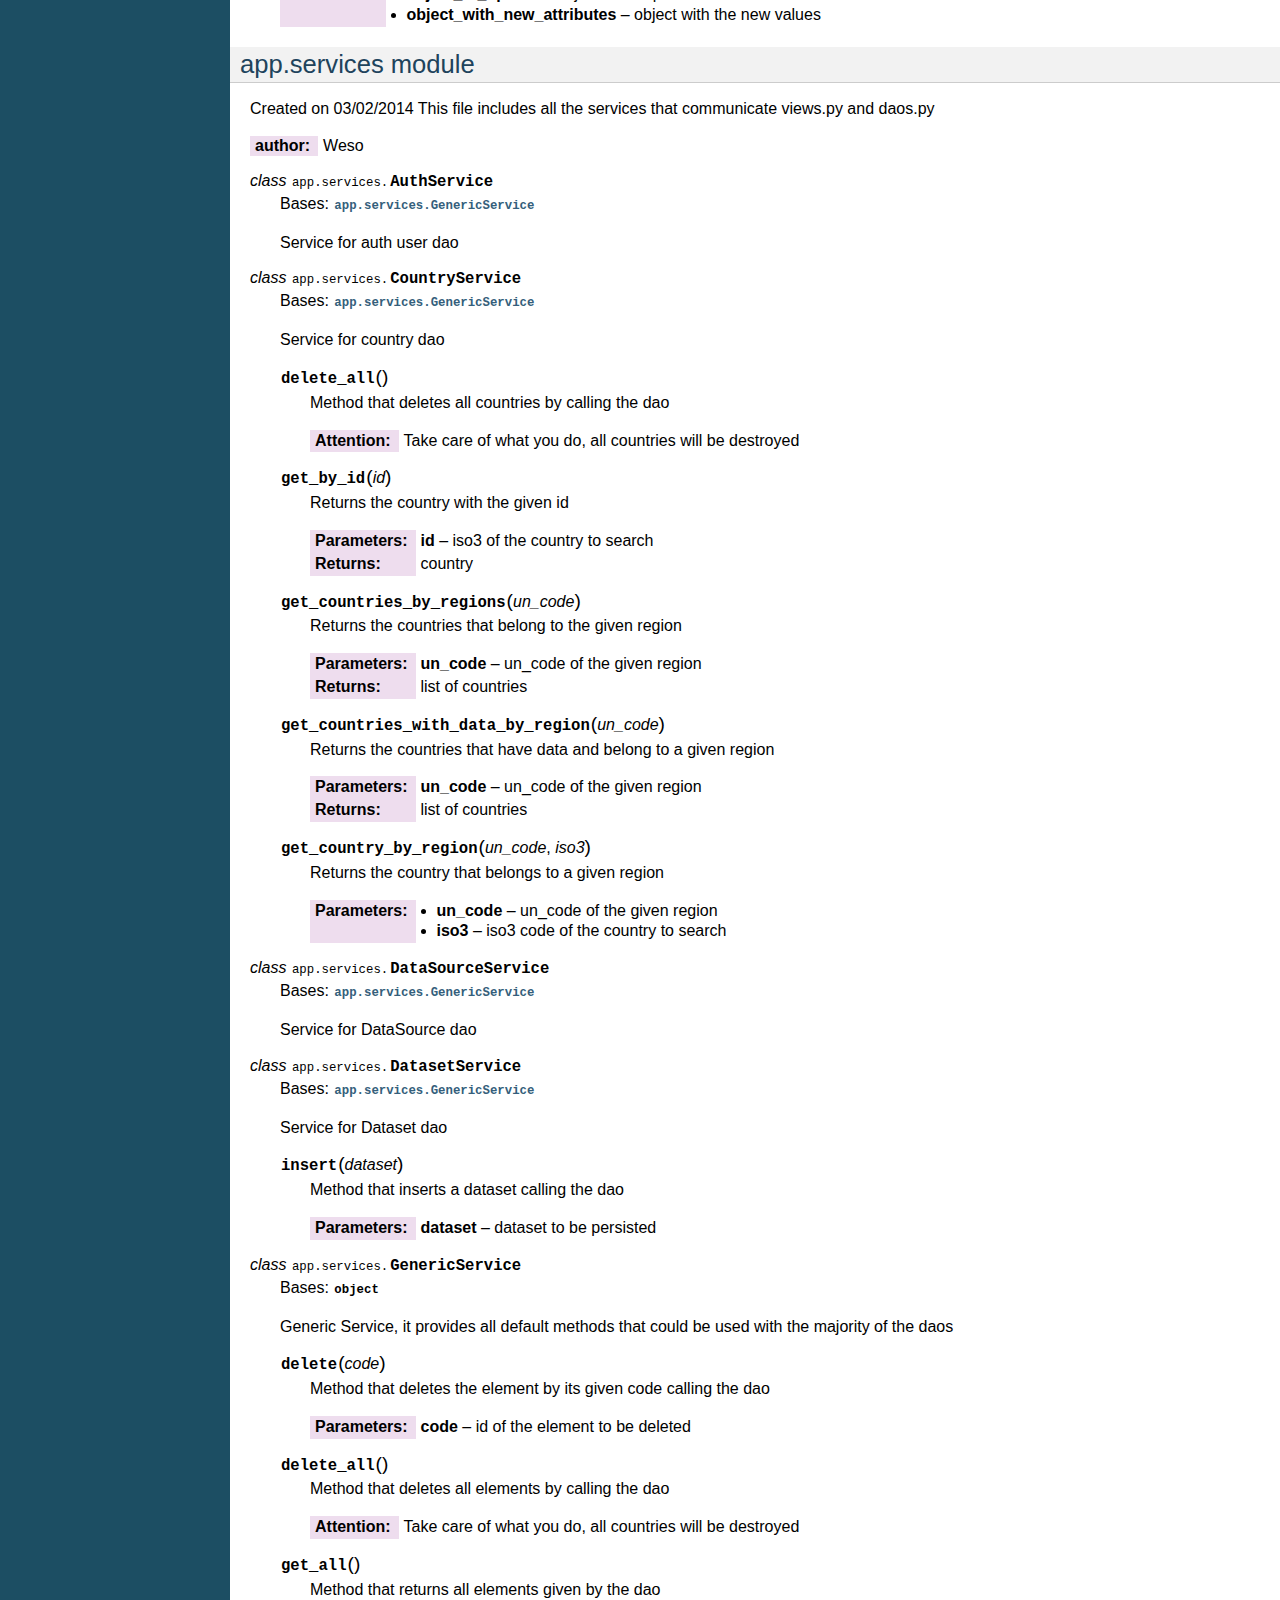
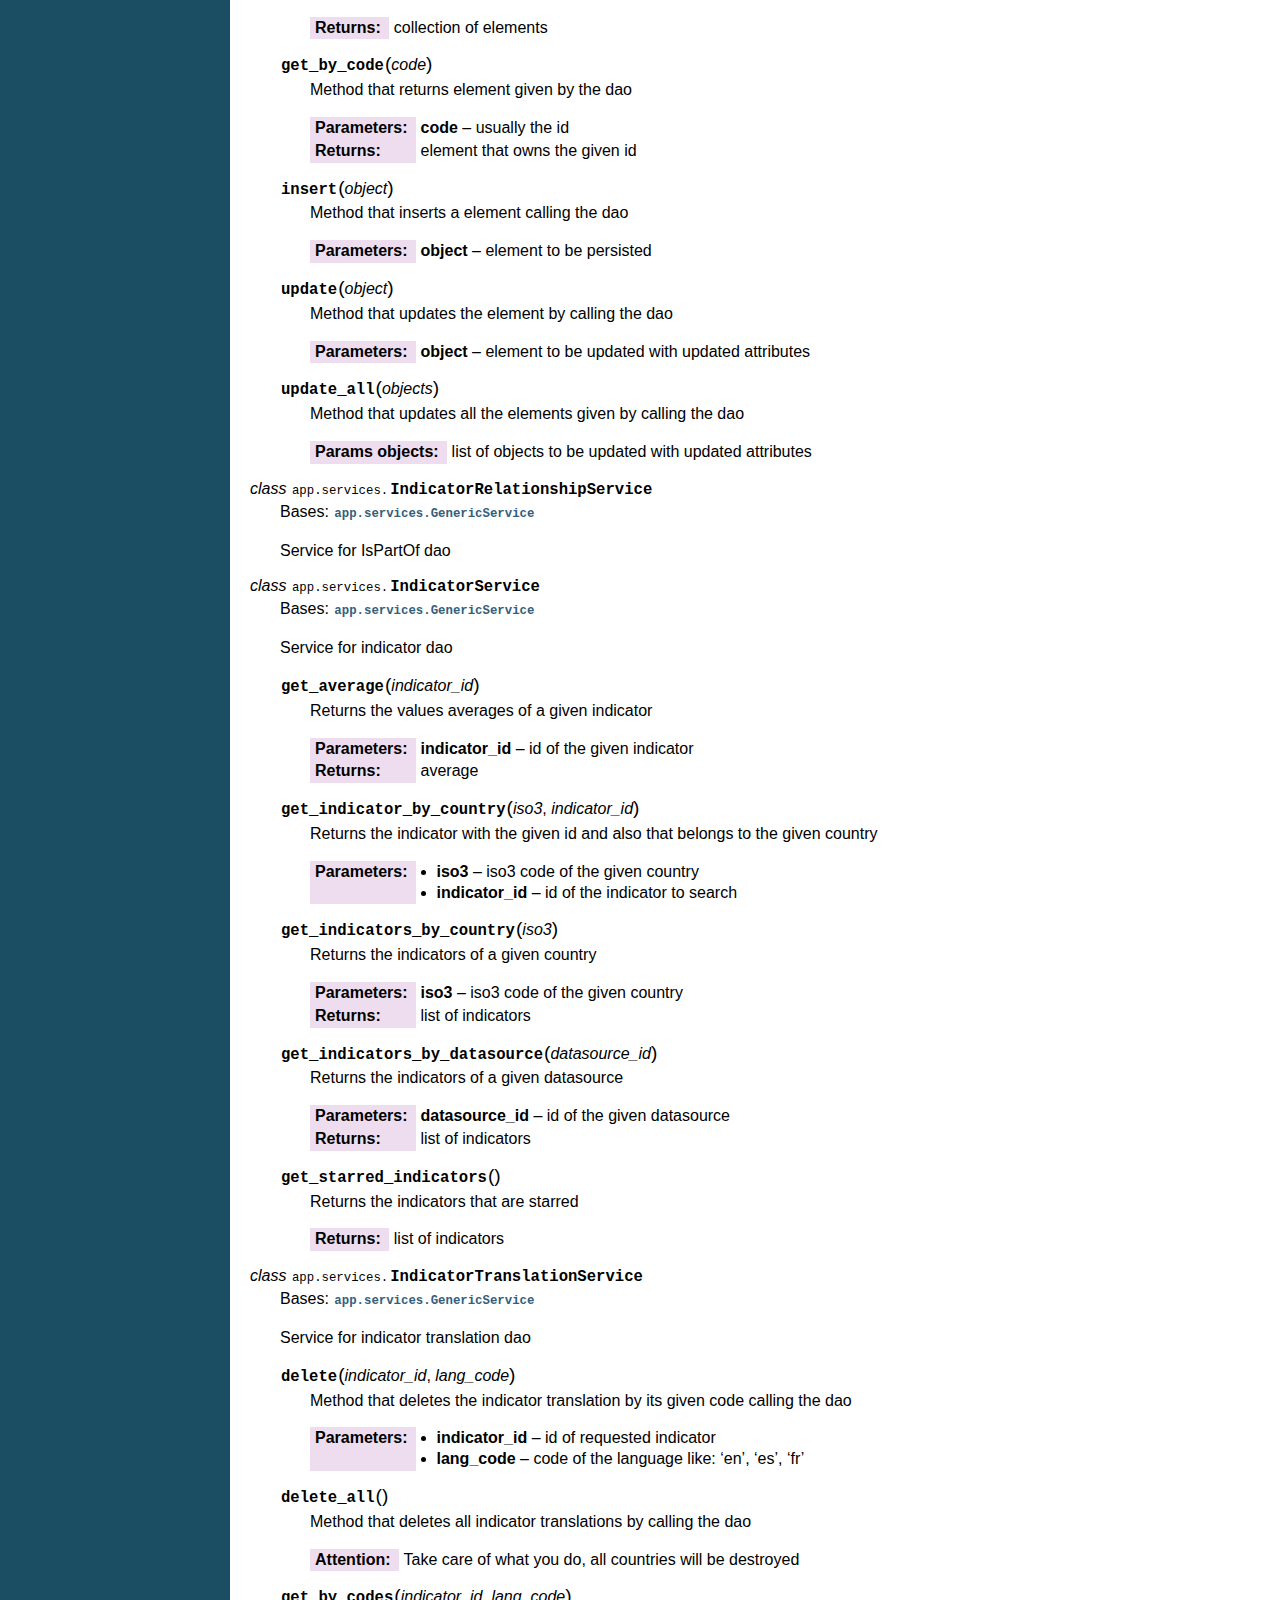
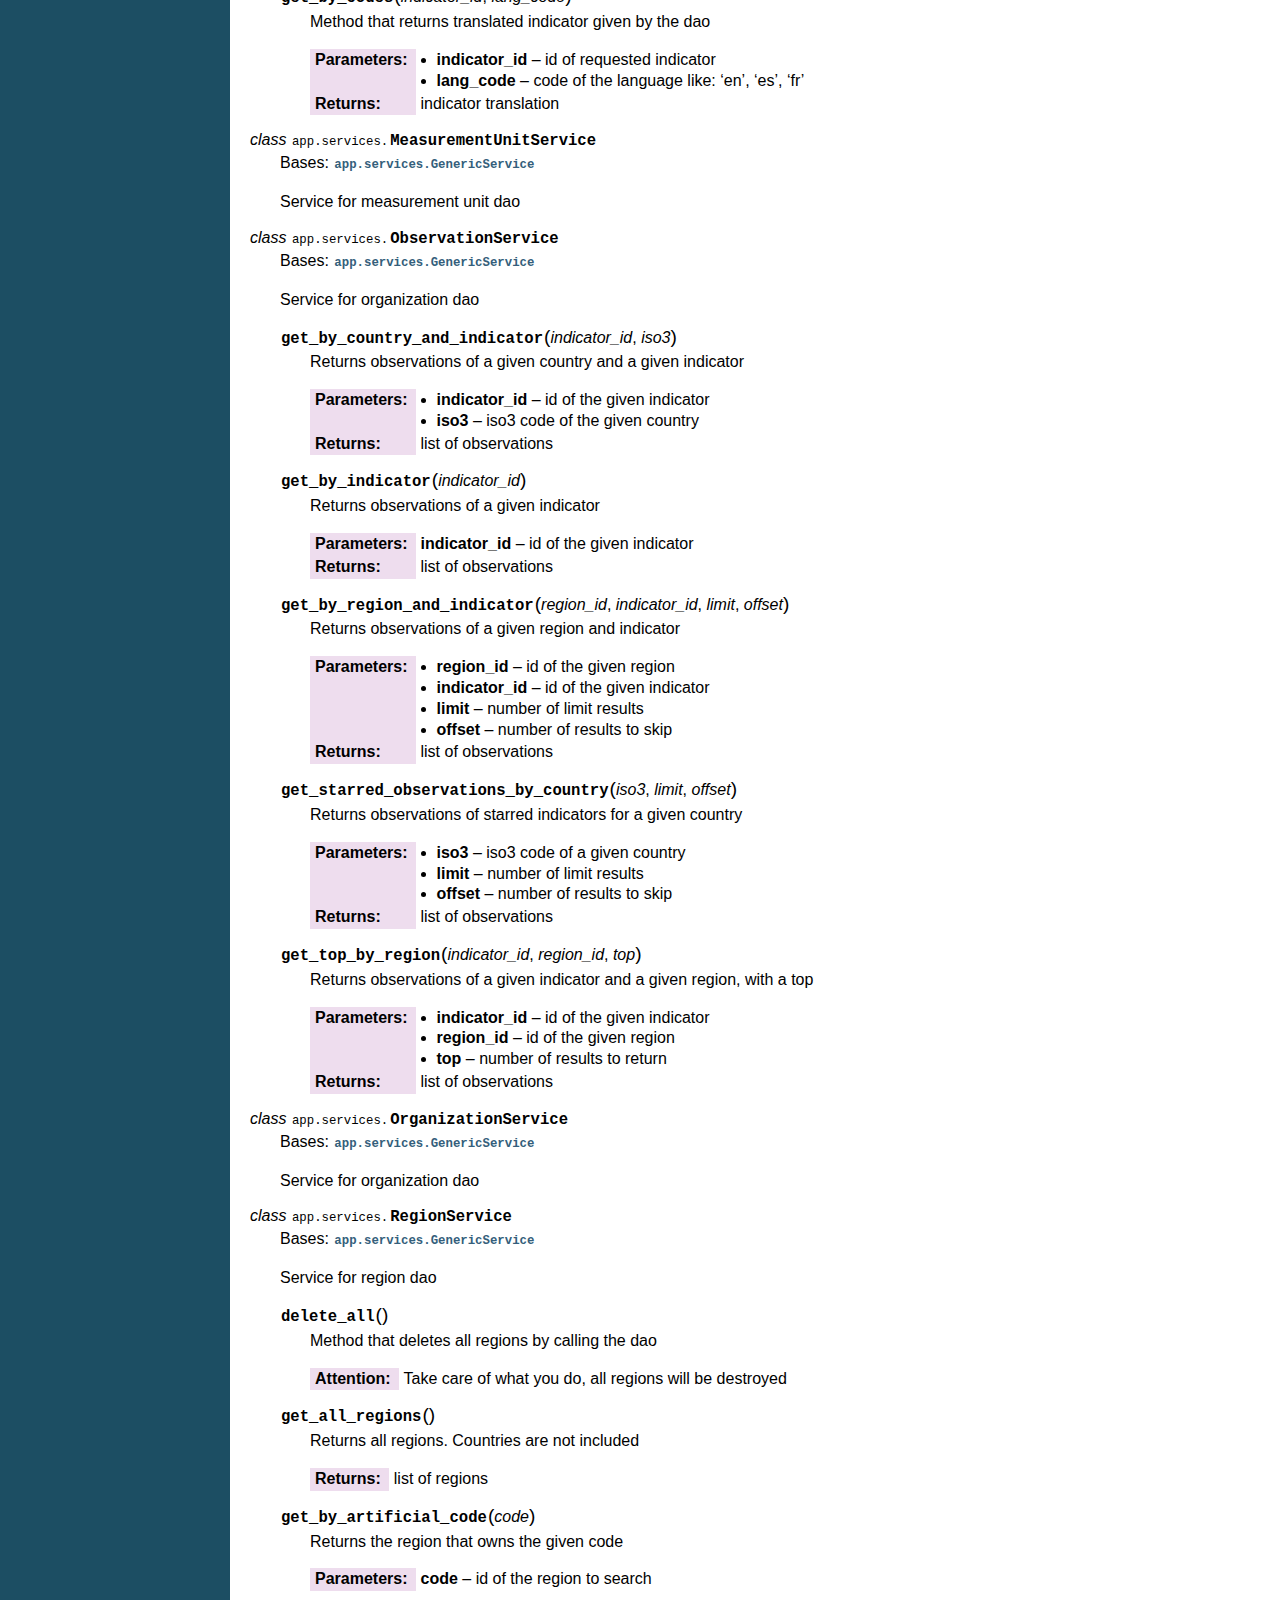
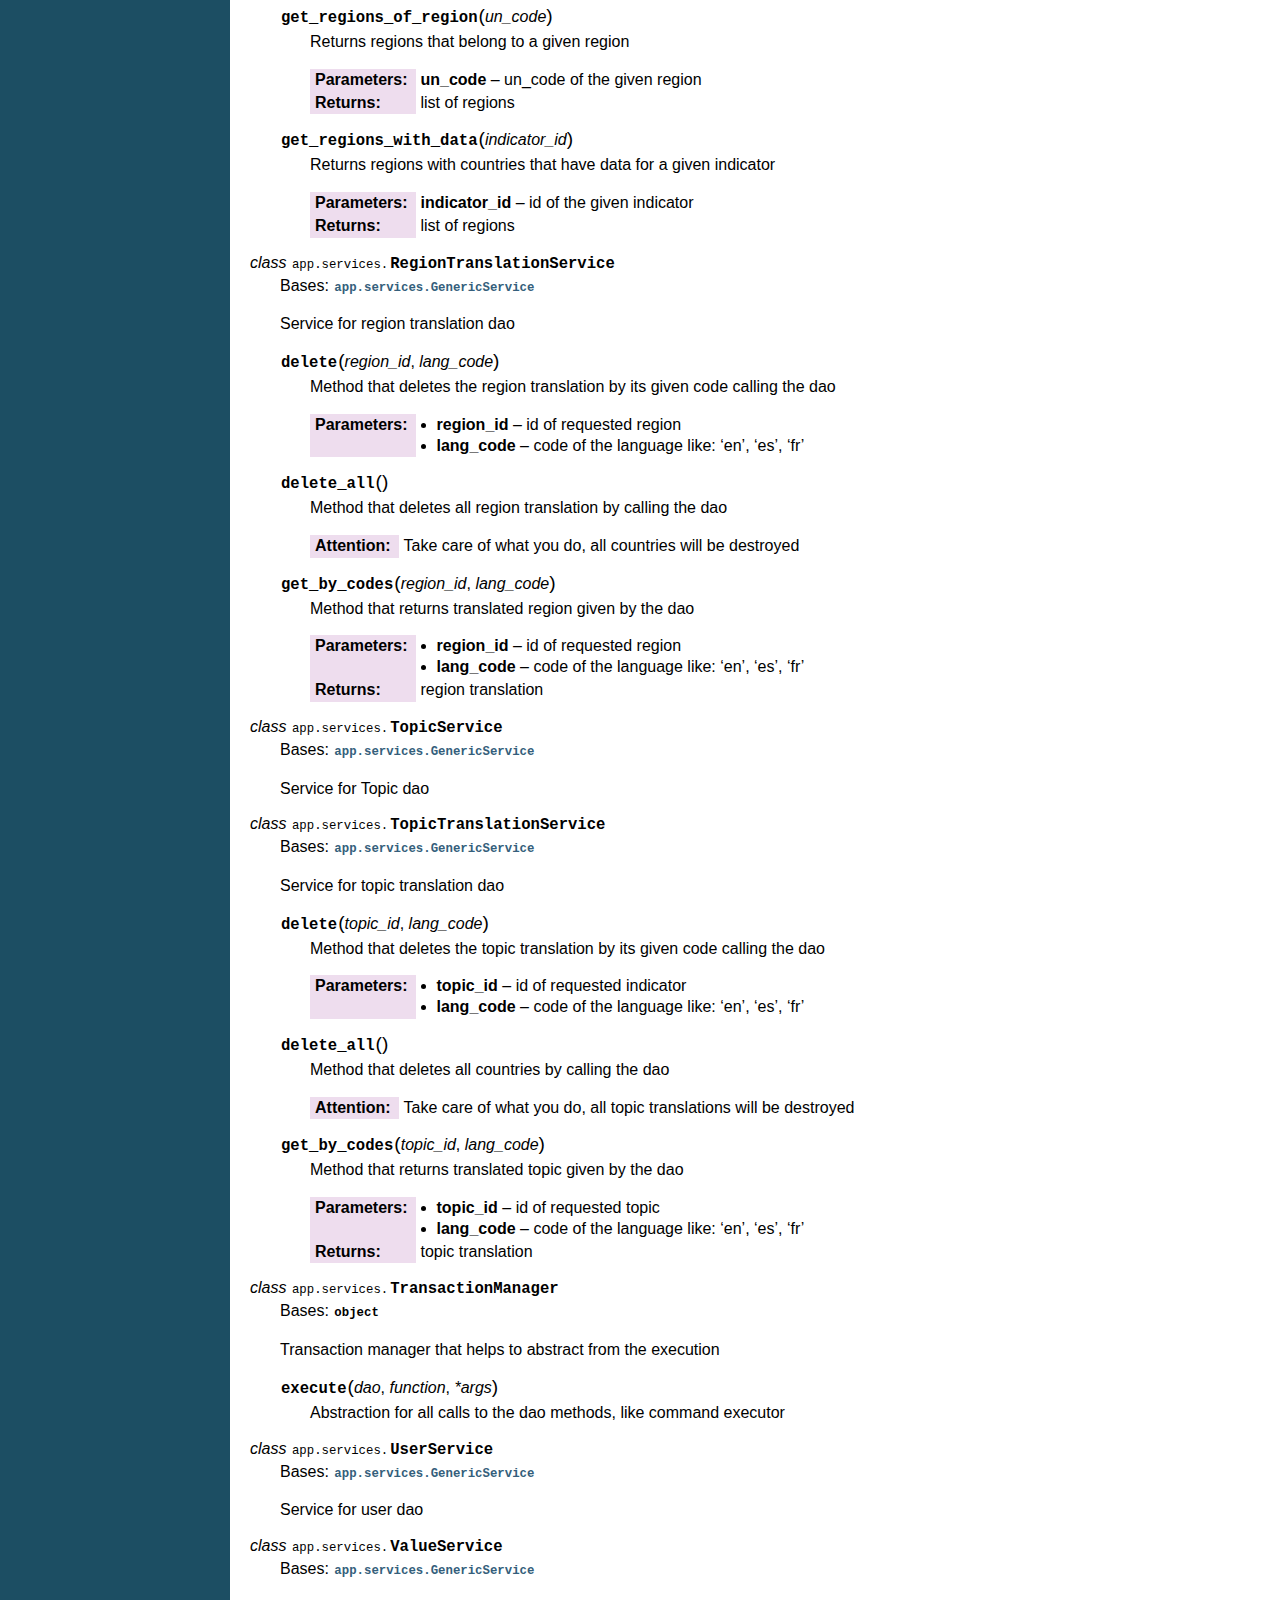
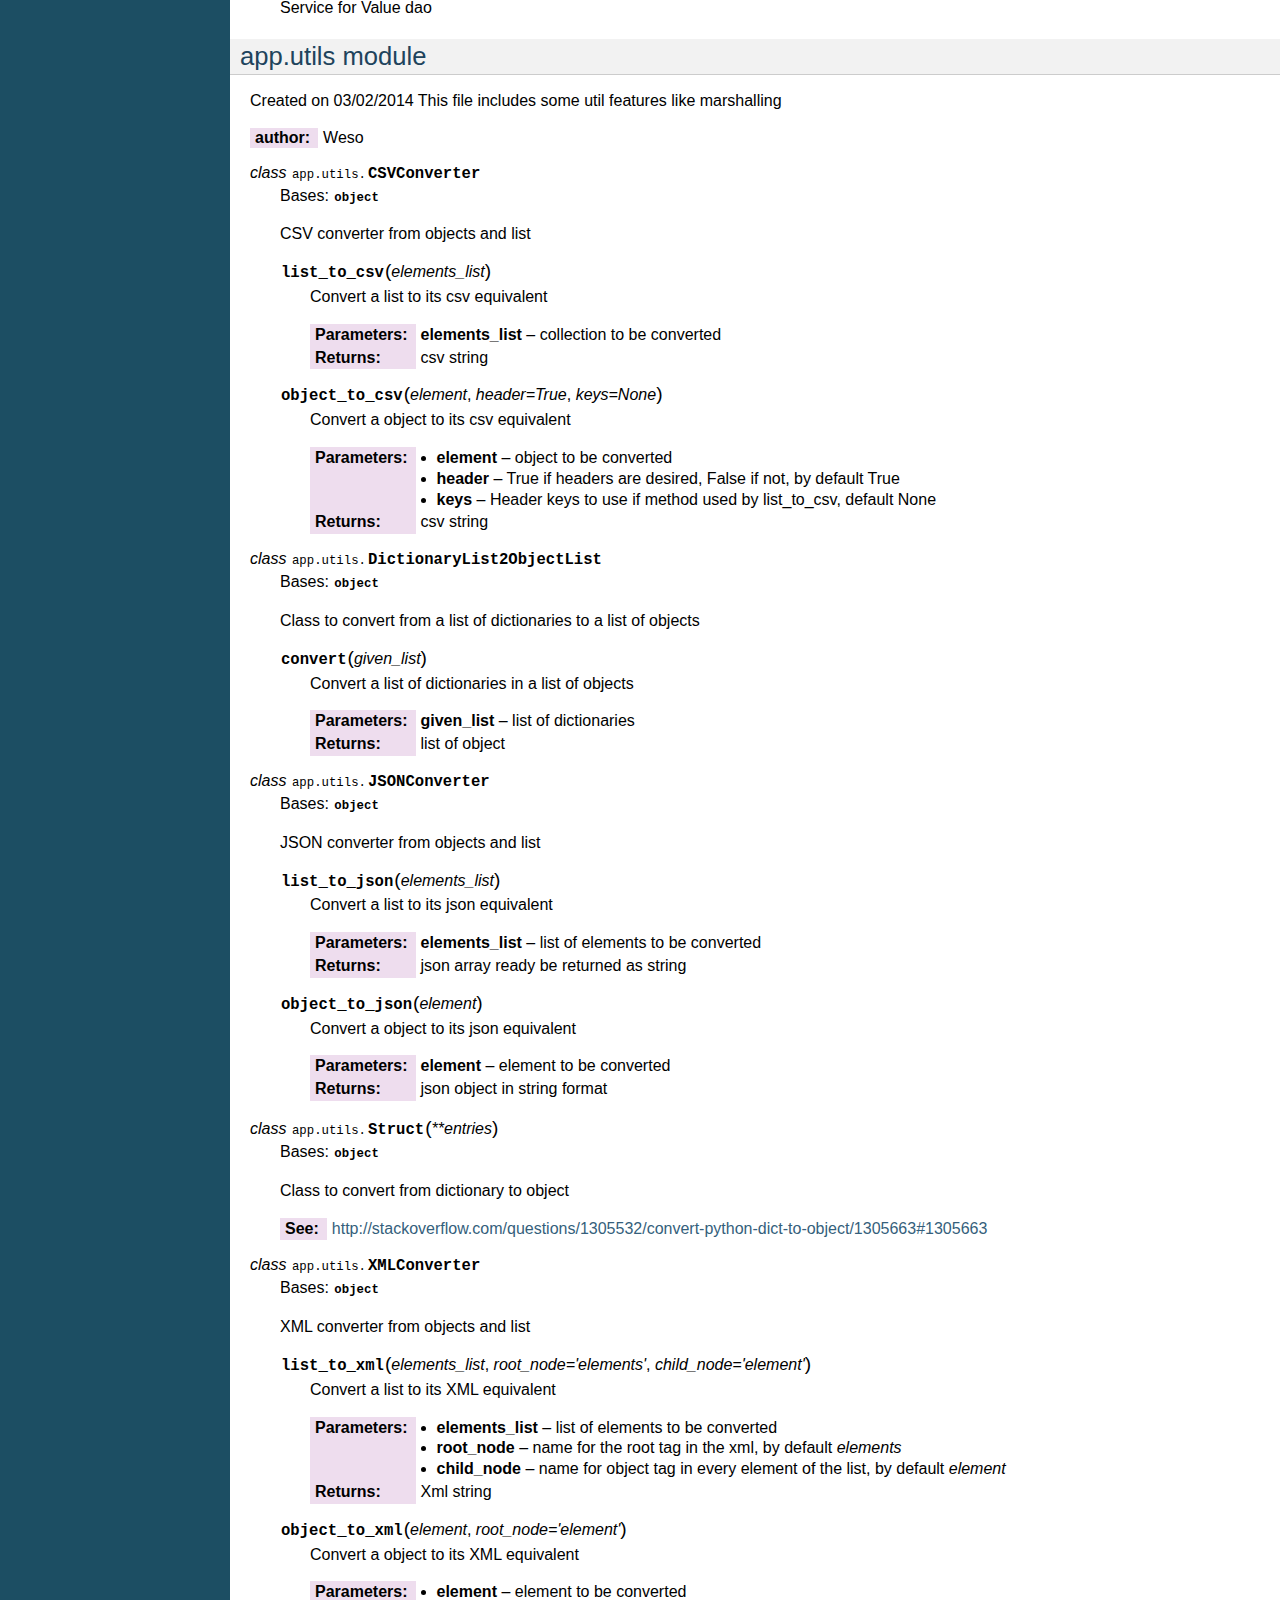
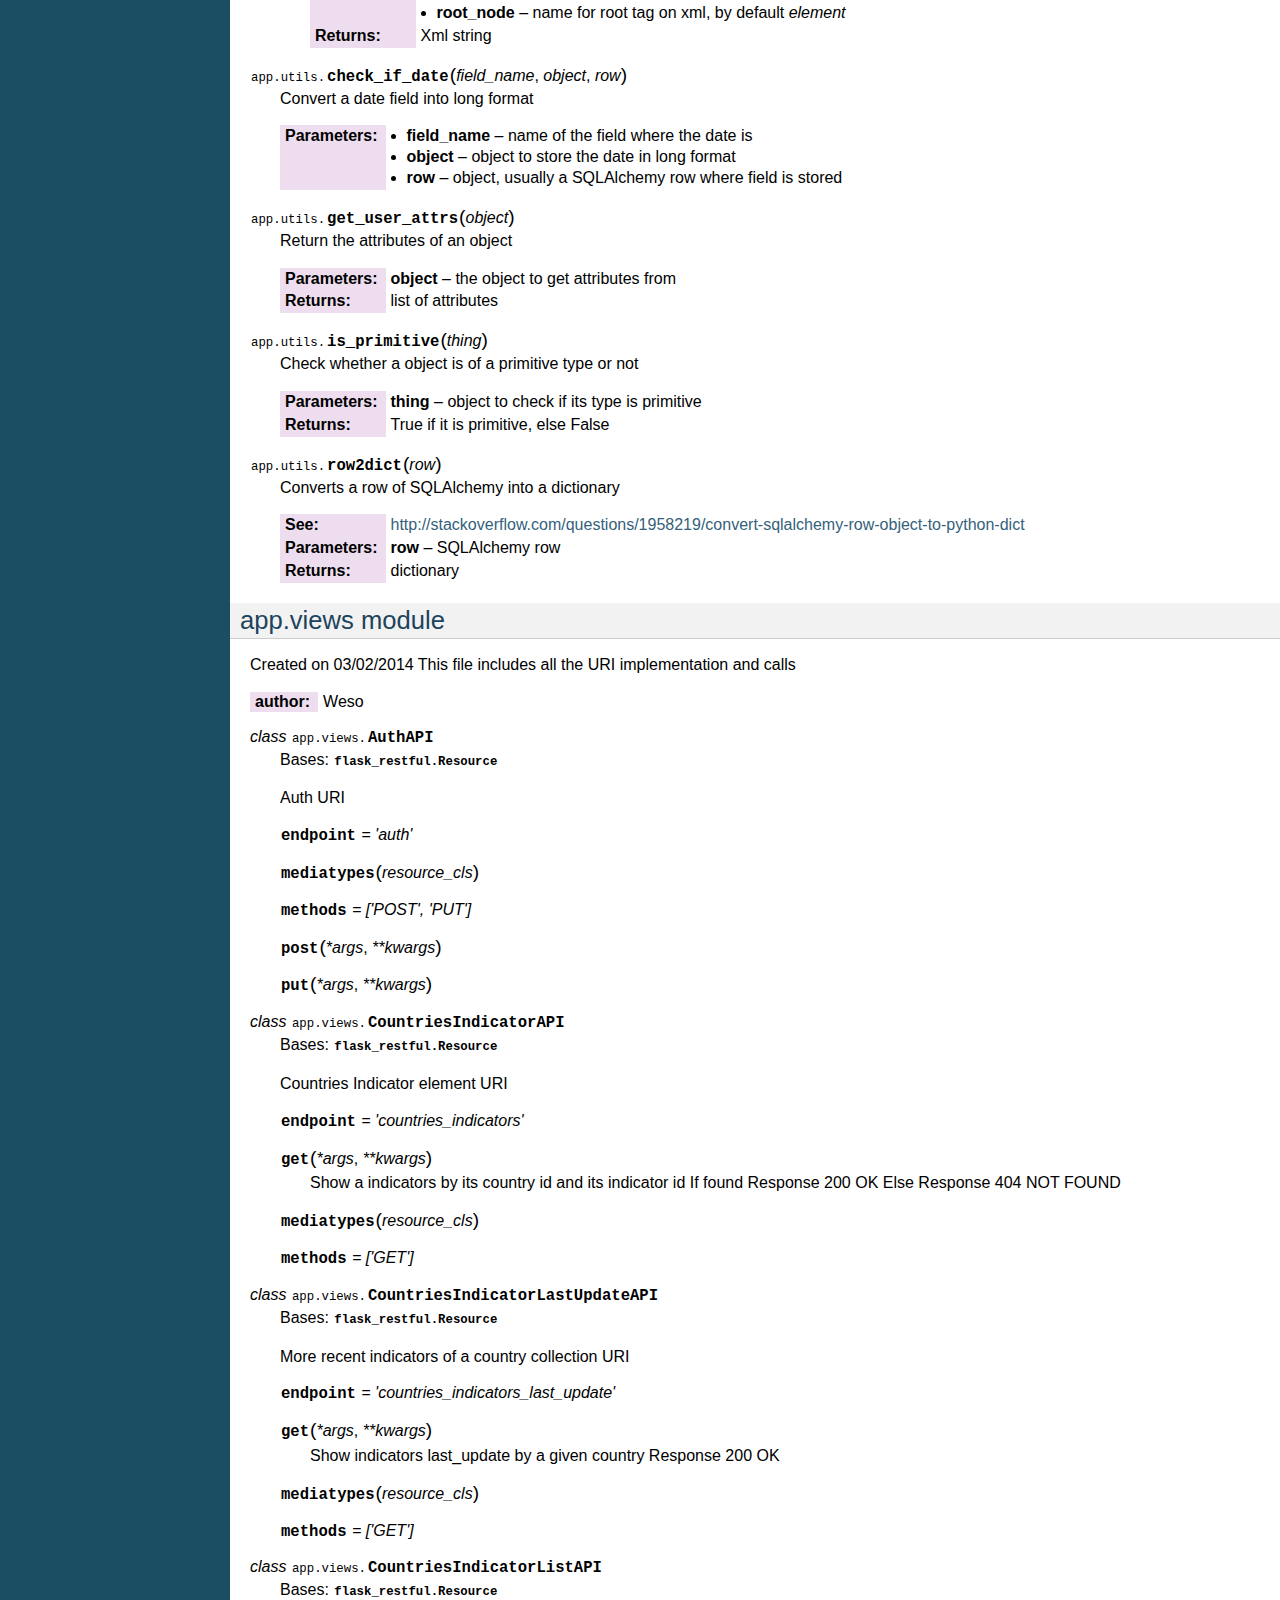
<file: app.html>
<!DOCTYPE html PUBLIC "-//W3C//DTD XHTML 1.0 Transitional//EN"
  "http://www.w3.org/TR/xhtml1/DTD/xhtml1-transitional.dtd">


<html xmlns="http://www.w3.org/1999/xhtml">
  <head>
    <meta http-equiv="Content-Type" content="text/html; charset=utf-8" />
    
    <title>app package &mdash; landportal-data-access-api 1 documentation</title>
    
    <link rel="stylesheet" href="_static/default.css" type="text/css" />
    <link rel="stylesheet" href="_static/pygments.css" type="text/css" />
    
    <script type="text/javascript">
      var DOCUMENTATION_OPTIONS = {
        URL_ROOT:    './',
        VERSION:     '1',
        COLLAPSE_INDEX: false,
        FILE_SUFFIX: '.html',
        HAS_SOURCE:  true
      };
    </script>
    <script type="text/javascript" src="_static/jquery.js"></script>
    <script type="text/javascript" src="_static/underscore.js"></script>
    <script type="text/javascript" src="_static/doctools.js"></script>
    <link rel="top" title="landportal-data-access-api 1 documentation" href="index.html" />
    <link rel="next" title="model package" href="model.html" />
    <link rel="prev" title="API" href="api.html" /> 
  </head>
  <body>
    <div class="related">
      <h3>Navigation</h3>
      <ul>
        <li class="right" style="margin-right: 10px">
          <a href="genindex.html" title="General Index"
             accesskey="I">index</a></li>
        <li class="right" >
          <a href="py-modindex.html" title="Python Module Index"
             >modules</a> |</li>
        <li class="right" >
          <a href="model.html" title="model package"
             accesskey="N">next</a> |</li>
        <li class="right" >
          <a href="api.html" title="API"
             accesskey="P">previous</a> |</li>
        <li><a href="index.html">landportal-data-access-api 1 documentation</a> &raquo;</li> 
      </ul>
    </div>  

    <div class="document">
      <div class="documentwrapper">
        <div class="bodywrapper">
          <div class="body">
            
  <div class="section" id="app-package">
<h1>app package<a class="headerlink" href="#app-package" title="Permalink to this headline">¶</a></h1>
<div class="section" id="submodules">
<h2>Submodules<a class="headerlink" href="#submodules" title="Permalink to this headline">¶</a></h2>
</div>
<div class="section" id="module-app.daos">
<span id="app-daos-module"></span><h2>app.daos module<a class="headerlink" href="#module-app.daos" title="Permalink to this headline">¶</a></h2>
<p>Created on 03/02/2014
This file includes all the daos that support the access to the data</p>
<table class="docutils field-list" frame="void" rules="none">
<col class="field-name" />
<col class="field-body" />
<tbody valign="top">
<tr class="field-odd field"><th class="field-name">author:</th><td class="field-body">Weso</td>
</tr>
</tbody>
</table>
<dl class="class">
<dt id="app.daos.AuthDAO">
<em class="property">class </em><tt class="descclassname">app.daos.</tt><tt class="descname">AuthDAO</tt><a class="headerlink" href="#app.daos.AuthDAO" title="Permalink to this definition">¶</a></dt>
<dd><p>Bases: <a class="reference internal" href="#app.daos.DAO" title="app.daos.DAO"><tt class="xref py py-class docutils literal"><span class="pre">app.daos.DAO</span></tt></a></p>
<p>Dao for auth user entity</p>
<dl class="method">
<dt id="app.daos.AuthDAO.get_by_code">
<tt class="descname">get_by_code</tt><big>(</big><em>username</em><big>)</big><a class="headerlink" href="#app.daos.AuthDAO.get_by_code" title="Permalink to this definition">¶</a></dt>
<dd><p>Method that returns a country by its given code</p>
<table class="docutils field-list" frame="void" rules="none">
<col class="field-name" />
<col class="field-body" />
<tbody valign="top">
<tr class="field-odd field"><th class="field-name">Parameters:</th><td class="field-body"><strong>username</strong> &#8211; name of the username requested</td>
</tr>
<tr class="field-even field"><th class="field-name">Returns:</th><td class="field-body">user with given username</td>
</tr>
</tbody>
</table>
</dd></dl>

<dl class="method">
<dt id="app.daos.AuthDAO.update">
<tt class="descname">update</tt><big>(</big><em>auth</em><big>)</big><a class="headerlink" href="#app.daos.AuthDAO.update" title="Permalink to this definition">¶</a></dt>
<dd><p>Method to update an existing auth user, its username will not be changed</p>
<table class="docutils field-list" frame="void" rules="none">
<col class="field-name" />
<col class="field-body" />
<tbody valign="top">
<tr class="field-odd field"><th class="field-name">Parameters:</th><td class="field-body"><strong>auth</strong> &#8211; user auth to be updated, with updated attributes</td>
</tr>
</tbody>
</table>
</dd></dl>

</dd></dl>

<dl class="class">
<dt id="app.daos.CountryDAO">
<em class="property">class </em><tt class="descclassname">app.daos.</tt><tt class="descname">CountryDAO</tt><a class="headerlink" href="#app.daos.CountryDAO" title="Permalink to this definition">¶</a></dt>
<dd><p>Bases: <a class="reference internal" href="#app.daos.DAO" title="app.daos.DAO"><tt class="xref py py-class docutils literal"><span class="pre">app.daos.DAO</span></tt></a></p>
<p>Dao for country entity</p>
<dl class="method">
<dt id="app.daos.CountryDAO.get_by_code">
<tt class="descname">get_by_code</tt><big>(</big><em>code</em><big>)</big><a class="headerlink" href="#app.daos.CountryDAO.get_by_code" title="Permalink to this definition">¶</a></dt>
<dd><p>Method that returns a country by its given code</p>
<table class="docutils field-list" frame="void" rules="none">
<col class="field-name" />
<col class="field-body" />
<tbody valign="top">
<tr class="field-odd field"><th class="field-name">Parameters:</th><td class="field-body"><strong>code</strong> &#8211; iso3 of the country requested</td>
</tr>
<tr class="field-even field"><th class="field-name">Returns:</th><td class="field-body">country with given iso3</td>
</tr>
</tbody>
</table>
</dd></dl>

<dl class="method">
<dt id="app.daos.CountryDAO.get_by_id">
<tt class="descname">get_by_id</tt><big>(</big><em>code</em><big>)</big><a class="headerlink" href="#app.daos.CountryDAO.get_by_id" title="Permalink to this definition">¶</a></dt>
<dd><p>Method that returns a country by its given id</p>
<table class="docutils field-list" frame="void" rules="none">
<col class="field-name" />
<col class="field-body" />
<tbody valign="top">
<tr class="field-odd field"><th class="field-name">Parameters:</th><td class="field-body"><strong>code</strong> &#8211; id of the country requested</td>
</tr>
<tr class="field-even field"><th class="field-name">Returns:</th><td class="field-body">country with given id</td>
</tr>
</tbody>
</table>
</dd></dl>

<dl class="method">
<dt id="app.daos.CountryDAO.get_countries_by_region">
<tt class="descname">get_countries_by_region</tt><big>(</big><em>id</em><big>)</big><a class="headerlink" href="#app.daos.CountryDAO.get_countries_by_region" title="Permalink to this definition">¶</a></dt>
<dd><p>Returns the list of countries that belong to a region</p>
<table class="docutils field-list" frame="void" rules="none">
<col class="field-name" />
<col class="field-body" />
<tbody valign="top">
<tr class="field-odd field"><th class="field-name">Parameters:</th><td class="field-body"><strong>id</strong> &#8211; id of the region</td>
</tr>
<tr class="field-even field"><th class="field-name">Returns:</th><td class="field-body">list of countries</td>
</tr>
</tbody>
</table>
</dd></dl>

<dl class="method">
<dt id="app.daos.CountryDAO.get_countries_with_data_by_region">
<tt class="descname">get_countries_with_data_by_region</tt><big>(</big><em>id</em><big>)</big><a class="headerlink" href="#app.daos.CountryDAO.get_countries_with_data_by_region" title="Permalink to this definition">¶</a></dt>
<dd><p>Returns the countries that have data if they belong to a given region</p>
<table class="docutils field-list" frame="void" rules="none">
<col class="field-name" />
<col class="field-body" />
<tbody valign="top">
<tr class="field-odd field"><th class="field-name">Parameters:</th><td class="field-body"><strong>id</strong> &#8211; id of the given region</td>
</tr>
<tr class="field-even field"><th class="field-name">Returns:</th><td class="field-body">list of countries</td>
</tr>
</tbody>
</table>
</dd></dl>

<dl class="method">
<dt id="app.daos.CountryDAO.get_country_by_region">
<tt class="descname">get_country_by_region</tt><big>(</big><em>region_id</em>, <em>iso3</em><big>)</big><a class="headerlink" href="#app.daos.CountryDAO.get_country_by_region" title="Permalink to this definition">¶</a></dt>
<dd><p>Returns the given country that belongs to the given region</p>
<table class="docutils field-list" frame="void" rules="none">
<col class="field-name" />
<col class="field-body" />
<tbody valign="top">
<tr class="field-odd field"><th class="field-name">Parameters:</th><td class="field-body"><ul class="first simple">
<li><strong>region_id</strong> &#8211; id of the region to search</li>
<li><strong>iso3</strong> &#8211; iso3 of the country to search</li>
</ul>
</td>
</tr>
<tr class="field-even field"><th class="field-name">Returns:</th><td class="field-body"><p class="first last">country</p>
</td>
</tr>
</tbody>
</table>
</dd></dl>

<dl class="method">
<dt id="app.daos.CountryDAO.update">
<tt class="descname">update</tt><big>(</big><em>country</em><big>)</big><a class="headerlink" href="#app.daos.CountryDAO.update" title="Permalink to this definition">¶</a></dt>
<dd><p>Method to update an existing country, its code will not be changed</p>
<table class="docutils field-list" frame="void" rules="none">
<col class="field-name" />
<col class="field-body" />
<tbody valign="top">
<tr class="field-odd field"><th class="field-name">Parameters:</th><td class="field-body"><strong>country</strong> &#8211; country to be updated, with updated attributes</td>
</tr>
</tbody>
</table>
</dd></dl>

</dd></dl>

<dl class="class">
<dt id="app.daos.DAO">
<em class="property">class </em><tt class="descclassname">app.daos.</tt><tt class="descname">DAO</tt><big>(</big><em>cls</em><big>)</big><a class="headerlink" href="#app.daos.DAO" title="Permalink to this definition">¶</a></dt>
<dd><p>Bases: <tt class="xref py py-class docutils literal"><span class="pre">object</span></tt></p>
<p>Generic DAO for all classes, only the class is needed</p>
<dl class="method">
<dt id="app.daos.DAO.delete">
<tt class="descname">delete</tt><big>(</big><em>code</em><big>)</big><a class="headerlink" href="#app.daos.DAO.delete" title="Permalink to this definition">¶</a></dt>
<dd><p>Method to delete an existing element by its code</p>
<table class="docutils field-list" frame="void" rules="none">
<col class="field-name" />
<col class="field-body" />
<tbody valign="top">
<tr class="field-odd field"><th class="field-name">Parameters:</th><td class="field-body"><strong>code</strong> &#8211; id of the object to be deleted</td>
</tr>
</tbody>
</table>
</dd></dl>

<dl class="method">
<dt id="app.daos.DAO.get_all">
<tt class="descname">get_all</tt><big>(</big><big>)</big><a class="headerlink" href="#app.daos.DAO.get_all" title="Permalink to this definition">¶</a></dt>
<dd><p>Method that returns all countries in the database</p>
<table class="docutils field-list" frame="void" rules="none">
<col class="field-name" />
<col class="field-body" />
<tbody valign="top">
<tr class="field-odd field"><th class="field-name">Returns:</th><td class="field-body">a collection of all elements</td>
</tr>
</tbody>
</table>
</dd></dl>

<dl class="method">
<dt id="app.daos.DAO.get_by_code">
<tt class="descname">get_by_code</tt><big>(</big><em>code</em><big>)</big><a class="headerlink" href="#app.daos.DAO.get_by_code" title="Permalink to this definition">¶</a></dt>
<dd><p>Method that returns a element by its given code</p>
<table class="docutils field-list" frame="void" rules="none">
<col class="field-name" />
<col class="field-body" />
<tbody valign="top">
<tr class="field-odd field"><th class="field-name">Parameters:</th><td class="field-body"><strong>code</strong> &#8211; id of the element requested</td>
</tr>
<tr class="field-even field"><th class="field-name">Returns:</th><td class="field-body">element with the given id</td>
</tr>
</tbody>
</table>
</dd></dl>

<dl class="method">
<dt id="app.daos.DAO.insert">
<tt class="descname">insert</tt><big>(</big><em>object</em><big>)</big><a class="headerlink" href="#app.daos.DAO.insert" title="Permalink to this definition">¶</a></dt>
<dd><p>Method that inserts a new element</p>
<table class="docutils field-list" frame="void" rules="none">
<col class="field-name" />
<col class="field-body" />
<tbody valign="top">
<tr class="field-odd field"><th class="field-name">Parameters:</th><td class="field-body"><strong>object</strong> &#8211; element to be inserted</td>
</tr>
</tbody>
</table>
</dd></dl>

<dl class="method">
<dt id="app.daos.DAO.set_session">
<tt class="descname">set_session</tt><big>(</big><em>session</em><big>)</big><a class="headerlink" href="#app.daos.DAO.set_session" title="Permalink to this definition">¶</a></dt>
<dd><p>Method to set the database to use</p>
<table class="docutils field-list" frame="void" rules="none">
<col class="field-name" />
<col class="field-body" />
<tbody valign="top">
<tr class="field-odd field"><th class="field-name">Parameters:</th><td class="field-body"><strong>session</strong> &#8211; session of the database used</td>
</tr>
</tbody>
</table>
</dd></dl>

<dl class="method">
<dt id="app.daos.DAO.update">
<tt class="descname">update</tt><big>(</big><em>object</em><big>)</big><a class="headerlink" href="#app.daos.DAO.update" title="Permalink to this definition">¶</a></dt>
<dd><p>Method to update an existing element, its code will not be changed</p>
<table class="docutils field-list" frame="void" rules="none">
<col class="field-name" />
<col class="field-body" />
<tbody valign="top">
<tr class="field-odd field"><th class="field-name">Parameters:</th><td class="field-body"><strong>object</strong> &#8211; object to be updated, with updated attributes</td>
</tr>
</tbody>
</table>
</dd></dl>

</dd></dl>

<dl class="class">
<dt id="app.daos.IndicatorDAO">
<em class="property">class </em><tt class="descclassname">app.daos.</tt><tt class="descname">IndicatorDAO</tt><a class="headerlink" href="#app.daos.IndicatorDAO" title="Permalink to this definition">¶</a></dt>
<dd><p>Bases: <a class="reference internal" href="#app.daos.DAO" title="app.daos.DAO"><tt class="xref py py-class docutils literal"><span class="pre">app.daos.DAO</span></tt></a></p>
<p>Dao for indicator entity</p>
<dl class="method">
<dt id="app.daos.IndicatorDAO.get_average">
<tt class="descname">get_average</tt><big>(</big><em>indicator_id</em><big>)</big><a class="headerlink" href="#app.daos.IndicatorDAO.get_average" title="Permalink to this definition">¶</a></dt>
<dd><p>Returns the average of values for an indicator given</p>
<table class="docutils field-list" frame="void" rules="none">
<col class="field-name" />
<col class="field-body" />
<tbody valign="top">
<tr class="field-odd field"><th class="field-name">Parameters:</th><td class="field-body"><strong>indicator_id</strong> &#8211; indicator id of the given indicator</td>
</tr>
<tr class="field-even field"><th class="field-name">Returns:</th><td class="field-body">average</td>
</tr>
</tbody>
</table>
</dd></dl>

<dl class="method">
<dt id="app.daos.IndicatorDAO.get_indicator_by_country">
<tt class="descname">get_indicator_by_country</tt><big>(</big><em>iso3</em>, <em>indicator_id</em><big>)</big><a class="headerlink" href="#app.daos.IndicatorDAO.get_indicator_by_country" title="Permalink to this definition">¶</a></dt>
<dd><p>Method to get an indicator of a given country</p>
<table class="docutils field-list" frame="void" rules="none">
<col class="field-name" />
<col class="field-body" />
<tbody valign="top">
<tr class="field-odd field"><th class="field-name">Parameters:</th><td class="field-body"><ul class="first last simple">
<li><strong>iso3</strong> &#8211; iso3 code of the given country</li>
<li><strong>indicator_id</strong> &#8211; indicator id to search</li>
</ul>
</td>
</tr>
</tbody>
</table>
</dd></dl>

<dl class="method">
<dt id="app.daos.IndicatorDAO.get_indicators_by_country">
<tt class="descname">get_indicators_by_country</tt><big>(</big><em>iso3</em><big>)</big><a class="headerlink" href="#app.daos.IndicatorDAO.get_indicators_by_country" title="Permalink to this definition">¶</a></dt>
<dd><p>Method to get all the indicators of a given country</p>
<table class="docutils field-list" frame="void" rules="none">
<col class="field-name" />
<col class="field-body" />
<tbody valign="top">
<tr class="field-odd field"><th class="field-name">Parameters:</th><td class="field-body"><strong>iso3</strong> &#8211; iso3 code of the given country</td>
</tr>
<tr class="field-even field"><th class="field-name">Returns:</th><td class="field-body">indicators of the given country</td>
</tr>
</tbody>
</table>
</dd></dl>

<dl class="method">
<dt id="app.daos.IndicatorDAO.get_indicators_by_datasource">
<tt class="descname">get_indicators_by_datasource</tt><big>(</big><em>datasource_id</em><big>)</big><a class="headerlink" href="#app.daos.IndicatorDAO.get_indicators_by_datasource" title="Permalink to this definition">¶</a></dt>
<dd><p>Returns the indicators of a datasource</p>
<table class="docutils field-list" frame="void" rules="none">
<col class="field-name" />
<col class="field-body" />
<tbody valign="top">
<tr class="field-odd field"><th class="field-name">Parameters:</th><td class="field-body"><strong>datasource_id</strong> &#8211; datasource id for the given datasource</td>
</tr>
<tr class="field-even field"><th class="field-name">Returns:</th><td class="field-body">indicators of the given datasource</td>
</tr>
</tbody>
</table>
</dd></dl>

<dl class="method">
<dt id="app.daos.IndicatorDAO.get_starred_indicators">
<tt class="descname">get_starred_indicators</tt><big>(</big><big>)</big><a class="headerlink" href="#app.daos.IndicatorDAO.get_starred_indicators" title="Permalink to this definition">¶</a></dt>
<dd><p>Returns indicators that are starred</p>
<table class="docutils field-list" frame="void" rules="none">
<col class="field-name" />
<col class="field-body" />
<tbody valign="top">
<tr class="field-odd field"><th class="field-name">Returns:</th><td class="field-body">starred indicators</td>
</tr>
</tbody>
</table>
</dd></dl>

</dd></dl>

<dl class="class">
<dt id="app.daos.IndicatorTranslationDAO">
<em class="property">class </em><tt class="descclassname">app.daos.</tt><tt class="descname">IndicatorTranslationDAO</tt><a class="headerlink" href="#app.daos.IndicatorTranslationDAO" title="Permalink to this definition">¶</a></dt>
<dd><p>Bases: <a class="reference internal" href="#app.daos.DAO" title="app.daos.DAO"><tt class="xref py py-class docutils literal"><span class="pre">app.daos.DAO</span></tt></a></p>
<p>Dao for indicator translation entity</p>
<dl class="method">
<dt id="app.daos.IndicatorTranslationDAO.delete">
<tt class="descname">delete</tt><big>(</big><em>indicator_id</em>, <em>lang_code</em><big>)</big><a class="headerlink" href="#app.daos.IndicatorTranslationDAO.delete" title="Permalink to this definition">¶</a></dt>
<dd><p>Method that deletes the indicator translation by its given code</p>
<table class="docutils field-list" frame="void" rules="none">
<col class="field-name" />
<col class="field-body" />
<tbody valign="top">
<tr class="field-odd field"><th class="field-name">Parameters:</th><td class="field-body"><strong>indicator_id</strong> &#8211; id of requested indicator</td>
</tr>
<tr class="field-even field"><th class="field-name">Param:</th><td class="field-body">lang_code: code of the language like: &#8216;en&#8217;, &#8216;es&#8217;, &#8216;fr&#8217;</td>
</tr>
</tbody>
</table>
</dd></dl>

<dl class="method">
<dt id="app.daos.IndicatorTranslationDAO.get_by_codes">
<tt class="descname">get_by_codes</tt><big>(</big><em>indicator_id</em>, <em>lang_code</em><big>)</big><a class="headerlink" href="#app.daos.IndicatorTranslationDAO.get_by_codes" title="Permalink to this definition">¶</a></dt>
<dd><p>Method that returns translated indicator</p>
<table class="docutils field-list" frame="void" rules="none">
<col class="field-name" />
<col class="field-body" />
<tbody valign="top">
<tr class="field-odd field"><th class="field-name">Parameters:</th><td class="field-body"><strong>indicator_id</strong> &#8211; id of requested indicator</td>
</tr>
<tr class="field-even field"><th class="field-name">Param:</th><td class="field-body">lang_code: code of the language like: &#8216;en&#8217;, &#8216;es&#8217;, &#8216;fr&#8217;</td>
</tr>
<tr class="field-odd field"><th class="field-name">Returns:</th><td class="field-body">indicator translation</td>
</tr>
</tbody>
</table>
</dd></dl>

<dl class="method">
<dt id="app.daos.IndicatorTranslationDAO.update">
<tt class="descname">update</tt><big>(</big><em>indicator_translation</em><big>)</big><a class="headerlink" href="#app.daos.IndicatorTranslationDAO.update" title="Permalink to this definition">¶</a></dt>
<dd><p>Method to update an existing indicator translation, its code will not be changed</p>
<table class="docutils field-list" frame="void" rules="none">
<col class="field-name" />
<col class="field-body" />
<tbody valign="top">
<tr class="field-odd field"><th class="field-name">Parameters:</th><td class="field-body"><strong>indicator_translation</strong> &#8211; updated indicator translation, with updated attributes</td>
</tr>
</tbody>
</table>
</dd></dl>

</dd></dl>

<dl class="class">
<dt id="app.daos.ObservationDAO">
<em class="property">class </em><tt class="descclassname">app.daos.</tt><tt class="descname">ObservationDAO</tt><a class="headerlink" href="#app.daos.ObservationDAO" title="Permalink to this definition">¶</a></dt>
<dd><p>Bases: <a class="reference internal" href="#app.daos.DAO" title="app.daos.DAO"><tt class="xref py py-class docutils literal"><span class="pre">app.daos.DAO</span></tt></a></p>
<dl class="method">
<dt id="app.daos.ObservationDAO.get_by_country_and_indicator">
<tt class="descname">get_by_country_and_indicator</tt><big>(</big><em>indicator_id</em>, <em>iso3</em><big>)</big><a class="headerlink" href="#app.daos.ObservationDAO.get_by_country_and_indicator" title="Permalink to this definition">¶</a></dt>
<dd><p>Returns observations of a given indicator and a given country</p>
<table class="docutils field-list" frame="void" rules="none">
<col class="field-name" />
<col class="field-body" />
<tbody valign="top">
<tr class="field-odd field"><th class="field-name">Parameters:</th><td class="field-body"><ul class="first last simple">
<li><strong>indicator_id</strong> &#8211; id of the given indicator</li>
<li><strong>iso3</strong> &#8211; iso3 of the given country</li>
</ul>
</td>
</tr>
</tbody>
</table>
</dd></dl>

<dl class="method">
<dt id="app.daos.ObservationDAO.get_by_indicator">
<tt class="descname">get_by_indicator</tt><big>(</big><em>indicator_id</em><big>)</big><a class="headerlink" href="#app.daos.ObservationDAO.get_by_indicator" title="Permalink to this definition">¶</a></dt>
<dd><p>Returns the observations of a given indicator</p>
<table class="docutils field-list" frame="void" rules="none">
<col class="field-name" />
<col class="field-body" />
<tbody valign="top">
<tr class="field-odd field"><th class="field-name">Parameters:</th><td class="field-body"><strong>indicator_id</strong> &#8211; id of the given indicator</td>
</tr>
<tr class="field-even field"><th class="field-name">Returns:</th><td class="field-body">list of observations</td>
</tr>
</tbody>
</table>
</dd></dl>

<dl class="method">
<dt id="app.daos.ObservationDAO.get_by_region_and_indicator">
<tt class="descname">get_by_region_and_indicator</tt><big>(</big><em>region_id</em>, <em>indicator_id</em>, <em>limit</em>, <em>offset</em><big>)</big><a class="headerlink" href="#app.daos.ObservationDAO.get_by_region_and_indicator" title="Permalink to this definition">¶</a></dt>
<dd><p>Returns observations of a given region and a given indicator</p>
<table class="docutils field-list" frame="void" rules="none">
<col class="field-name" />
<col class="field-body" />
<tbody valign="top">
<tr class="field-odd field"><th class="field-name">Parameters:</th><td class="field-body"><ul class="first simple">
<li><strong>region_id</strong> &#8211; id of the given region</li>
<li><strong>indicator_id</strong> &#8211; id of the given indicator</li>
<li><strong>limit</strong> &#8211; number of limit results</li>
<li><strong>offset</strong> &#8211; number of results to skip</li>
</ul>
</td>
</tr>
<tr class="field-even field"><th class="field-name">Returns:</th><td class="field-body"><p class="first last">list of observations</p>
</td>
</tr>
</tbody>
</table>
</dd></dl>

<dl class="method">
<dt id="app.daos.ObservationDAO.get_starred_observations_by_country">
<tt class="descname">get_starred_observations_by_country</tt><big>(</big><em>iso3</em>, <em>limit</em>, <em>offset</em><big>)</big><a class="headerlink" href="#app.daos.ObservationDAO.get_starred_observations_by_country" title="Permalink to this definition">¶</a></dt>
<dd><p>Returns starred indicators of a country</p>
<table class="docutils field-list" frame="void" rules="none">
<col class="field-name" />
<col class="field-body" />
<tbody valign="top">
<tr class="field-odd field"><th class="field-name">Parameters:</th><td class="field-body"><strong>iso3</strong> &#8211; iso3 of the given country</td>
</tr>
<tr class="field-even field"><th class="field-name">Returns:</th><td class="field-body">list of observations</td>
</tr>
</tbody>
</table>
</dd></dl>

<dl class="method">
<dt id="app.daos.ObservationDAO.get_top_by_region">
<tt class="descname">get_top_by_region</tt><big>(</big><em>indicator_id</em>, <em>region_id</em>, <em>top</em><big>)</big><a class="headerlink" href="#app.daos.ObservationDAO.get_top_by_region" title="Permalink to this definition">¶</a></dt>
<dd><p>Returns observations of a given indicator and a given region.</p>
<table class="docutils field-list" frame="void" rules="none">
<col class="field-name" />
<col class="field-body" />
<tbody valign="top">
<tr class="field-odd field"><th class="field-name">Parameters:</th><td class="field-body"><ul class="first simple">
<li><strong>indicator_id</strong> &#8211; id of the given indicator</li>
<li><strong>region_id</strong> &#8211; id of the given region</li>
<li><strong>top</strong> &#8211; number of results to be returned</li>
</ul>
</td>
</tr>
<tr class="field-even field"><th class="field-name">Returns:</th><td class="field-body"><p class="first last">list of observations</p>
</td>
</tr>
</tbody>
</table>
</dd></dl>

</dd></dl>

<dl class="class">
<dt id="app.daos.RegionDAO">
<em class="property">class </em><tt class="descclassname">app.daos.</tt><tt class="descname">RegionDAO</tt><a class="headerlink" href="#app.daos.RegionDAO" title="Permalink to this definition">¶</a></dt>
<dd><p>Bases: <a class="reference internal" href="#app.daos.DAO" title="app.daos.DAO"><tt class="xref py py-class docutils literal"><span class="pre">app.daos.DAO</span></tt></a></p>
<p>Dao for region entity</p>
<dl class="method">
<dt id="app.daos.RegionDAO.get_all_regions">
<tt class="descname">get_all_regions</tt><big>(</big><big>)</big><a class="headerlink" href="#app.daos.RegionDAO.get_all_regions" title="Permalink to this definition">¶</a></dt>
<dd><p>Returns a list of all regions, countries are not included</p>
<table class="docutils field-list" frame="void" rules="none">
<col class="field-name" />
<col class="field-body" />
<tbody valign="top">
<tr class="field-odd field"><th class="field-name">Returns:</th><td class="field-body">list of regions</td>
</tr>
</tbody>
</table>
</dd></dl>

<dl class="method">
<dt id="app.daos.RegionDAO.get_by_artificial_code">
<tt class="descname">get_by_artificial_code</tt><big>(</big><em>code</em><big>)</big><a class="headerlink" href="#app.daos.RegionDAO.get_by_artificial_code" title="Permalink to this definition">¶</a></dt>
<dd><p>Method that returns a region by its given code</p>
<table class="docutils field-list" frame="void" rules="none">
<col class="field-name" />
<col class="field-body" />
<tbody valign="top">
<tr class="field-odd field"><th class="field-name">Parameters:</th><td class="field-body"><strong>code</strong> &#8211; id of the region</td>
</tr>
<tr class="field-even field"><th class="field-name">Returns:</th><td class="field-body">region with given id</td>
</tr>
</tbody>
</table>
</dd></dl>

<dl class="method">
<dt id="app.daos.RegionDAO.get_by_code">
<tt class="descname">get_by_code</tt><big>(</big><em>code</em><big>)</big><a class="headerlink" href="#app.daos.RegionDAO.get_by_code" title="Permalink to this definition">¶</a></dt>
<dd><p>Method that returns a region by its given code</p>
<table class="docutils field-list" frame="void" rules="none">
<col class="field-name" />
<col class="field-body" />
<tbody valign="top">
<tr class="field-odd field"><th class="field-name">Parameters:</th><td class="field-body"><strong>code</strong> &#8211; un_code of the region</td>
</tr>
<tr class="field-even field"><th class="field-name">Returns:</th><td class="field-body">region with given un_ocde</td>
</tr>
</tbody>
</table>
</dd></dl>

<dl class="method">
<dt id="app.daos.RegionDAO.get_regions_of_region">
<tt class="descname">get_regions_of_region</tt><big>(</big><em>id</em><big>)</big><a class="headerlink" href="#app.daos.RegionDAO.get_regions_of_region" title="Permalink to this definition">¶</a></dt>
<dd><p>Returns a list of regions that belong to a given region</p>
<table class="docutils field-list" frame="void" rules="none">
<col class="field-name" />
<col class="field-body" />
<tbody valign="top">
<tr class="field-odd field"><th class="field-name">Parameters:</th><td class="field-body"><strong>id</strong> &#8211; id of the given region</td>
</tr>
<tr class="field-even field"><th class="field-name">Returns:</th><td class="field-body">list of regions</td>
</tr>
</tbody>
</table>
</dd></dl>

<dl class="method">
<dt id="app.daos.RegionDAO.get_regions_with_data">
<tt class="descname">get_regions_with_data</tt><big>(</big><em>indicator_id</em><big>)</big><a class="headerlink" href="#app.daos.RegionDAO.get_regions_with_data" title="Permalink to this definition">¶</a></dt>
<dd><p>Returns the regions that have data for a given indicator</p>
<table class="docutils field-list" frame="void" rules="none">
<col class="field-name" />
<col class="field-body" />
<tbody valign="top">
<tr class="field-odd field"><th class="field-name">Parameters:</th><td class="field-body"><strong>indicator_id</strong> &#8211; id of the given indicator</td>
</tr>
<tr class="field-even field"><th class="field-name">Returns:</th><td class="field-body">list of regions</td>
</tr>
</tbody>
</table>
</dd></dl>

<dl class="method">
<dt id="app.daos.RegionDAO.update">
<tt class="descname">update</tt><big>(</big><em>region</em><big>)</big><a class="headerlink" href="#app.daos.RegionDAO.update" title="Permalink to this definition">¶</a></dt>
<dd><p>Method to update an existing country, its code will not be changed</p>
<table class="docutils field-list" frame="void" rules="none">
<col class="field-name" />
<col class="field-body" />
<tbody valign="top">
<tr class="field-odd field"><th class="field-name">Parameters:</th><td class="field-body"><strong>region</strong> &#8211; region to be updated, with updated attributes</td>
</tr>
</tbody>
</table>
</dd></dl>

</dd></dl>

<dl class="class">
<dt id="app.daos.RegionTranslationDAO">
<em class="property">class </em><tt class="descclassname">app.daos.</tt><tt class="descname">RegionTranslationDAO</tt><a class="headerlink" href="#app.daos.RegionTranslationDAO" title="Permalink to this definition">¶</a></dt>
<dd><p>Bases: <a class="reference internal" href="#app.daos.DAO" title="app.daos.DAO"><tt class="xref py py-class docutils literal"><span class="pre">app.daos.DAO</span></tt></a></p>
<p>Dao for region translation entity</p>
<dl class="method">
<dt id="app.daos.RegionTranslationDAO.delete">
<tt class="descname">delete</tt><big>(</big><em>region_id</em>, <em>lang_code</em><big>)</big><a class="headerlink" href="#app.daos.RegionTranslationDAO.delete" title="Permalink to this definition">¶</a></dt>
<dd><p>Method that deletes the region translation by its given code</p>
<table class="docutils field-list" frame="void" rules="none">
<col class="field-name" />
<col class="field-body" />
<tbody valign="top">
<tr class="field-odd field"><th class="field-name">Parameters:</th><td class="field-body"><strong>region_id</strong> &#8211; id of requested region</td>
</tr>
<tr class="field-even field"><th class="field-name">Param:</th><td class="field-body">lang_code: code of the language like: &#8216;en&#8217;, &#8216;es&#8217;, &#8216;fr&#8217;</td>
</tr>
</tbody>
</table>
</dd></dl>

<dl class="method">
<dt id="app.daos.RegionTranslationDAO.get_by_codes">
<tt class="descname">get_by_codes</tt><big>(</big><em>region_id</em>, <em>lang_code</em><big>)</big><a class="headerlink" href="#app.daos.RegionTranslationDAO.get_by_codes" title="Permalink to this definition">¶</a></dt>
<dd><p>Method that returns translated region</p>
<table class="docutils field-list" frame="void" rules="none">
<col class="field-name" />
<col class="field-body" />
<tbody valign="top">
<tr class="field-odd field"><th class="field-name">Parameters:</th><td class="field-body"><strong>region_id</strong> &#8211; id of requested region</td>
</tr>
<tr class="field-even field"><th class="field-name">Param:</th><td class="field-body">lang_code: code of the language like: &#8216;en&#8217;, &#8216;es&#8217;, &#8216;fr&#8217;</td>
</tr>
<tr class="field-odd field"><th class="field-name">Returns:</th><td class="field-body">region translation</td>
</tr>
</tbody>
</table>
</dd></dl>

<dl class="method">
<dt id="app.daos.RegionTranslationDAO.update">
<tt class="descname">update</tt><big>(</big><em>region_translation</em><big>)</big><a class="headerlink" href="#app.daos.RegionTranslationDAO.update" title="Permalink to this definition">¶</a></dt>
<dd><p>Method to update an existing region translation, its code will not be changed</p>
<table class="docutils field-list" frame="void" rules="none">
<col class="field-name" />
<col class="field-body" />
<tbody valign="top">
<tr class="field-odd field"><th class="field-name">Parameters:</th><td class="field-body"><strong>region_translation</strong> &#8211; updated region translation, with updated attributes</td>
</tr>
</tbody>
</table>
</dd></dl>

</dd></dl>

<dl class="class">
<dt id="app.daos.TopicTranslationDAO">
<em class="property">class </em><tt class="descclassname">app.daos.</tt><tt class="descname">TopicTranslationDAO</tt><a class="headerlink" href="#app.daos.TopicTranslationDAO" title="Permalink to this definition">¶</a></dt>
<dd><p>Bases: <a class="reference internal" href="#app.daos.DAO" title="app.daos.DAO"><tt class="xref py py-class docutils literal"><span class="pre">app.daos.DAO</span></tt></a></p>
<p>Dao for topic translation entity</p>
<dl class="method">
<dt id="app.daos.TopicTranslationDAO.delete">
<tt class="descname">delete</tt><big>(</big><em>topic_id</em>, <em>lang_code</em><big>)</big><a class="headerlink" href="#app.daos.TopicTranslationDAO.delete" title="Permalink to this definition">¶</a></dt>
<dd><p>Method that deletes the topic translation by its given code calling the dao</p>
<table class="docutils field-list" frame="void" rules="none">
<col class="field-name" />
<col class="field-body" />
<tbody valign="top">
<tr class="field-odd field"><th class="field-name">Parameters:</th><td class="field-body"><strong>topic_id</strong> &#8211; id of requested indicator</td>
</tr>
<tr class="field-even field"><th class="field-name">Param:</th><td class="field-body">lang_code: code of the language like: &#8216;en&#8217;, &#8216;es&#8217;, &#8216;fr&#8217;</td>
</tr>
</tbody>
</table>
</dd></dl>

<dl class="method">
<dt id="app.daos.TopicTranslationDAO.get_by_codes">
<tt class="descname">get_by_codes</tt><big>(</big><em>topic_id</em>, <em>lang_code</em><big>)</big><a class="headerlink" href="#app.daos.TopicTranslationDAO.get_by_codes" title="Permalink to this definition">¶</a></dt>
<dd><p>Method that returns translated topic</p>
<table class="docutils field-list" frame="void" rules="none">
<col class="field-name" />
<col class="field-body" />
<tbody valign="top">
<tr class="field-odd field"><th class="field-name">Parameters:</th><td class="field-body"><strong>topic_id</strong> &#8211; id of requested topic</td>
</tr>
<tr class="field-even field"><th class="field-name">Param:</th><td class="field-body">lang_code: code of the language like: &#8216;en&#8217;, &#8216;es&#8217;, &#8216;fr&#8217;</td>
</tr>
<tr class="field-odd field"><th class="field-name">Returns:</th><td class="field-body">topic translation</td>
</tr>
</tbody>
</table>
</dd></dl>

<dl class="method">
<dt id="app.daos.TopicTranslationDAO.update">
<tt class="descname">update</tt><big>(</big><em>topic_translation</em><big>)</big><a class="headerlink" href="#app.daos.TopicTranslationDAO.update" title="Permalink to this definition">¶</a></dt>
<dd><p>Method to update an existing country, its code will not be changed</p>
<table class="docutils field-list" frame="void" rules="none">
<col class="field-name" />
<col class="field-body" />
<tbody valign="top">
<tr class="field-odd field"><th class="field-name">Parameters:</th><td class="field-body"><strong>topic_translation</strong> &#8211; updated topic translation, with updated attributes</td>
</tr>
</tbody>
</table>
</dd></dl>

</dd></dl>

<dl class="function">
<dt id="app.daos.desc">
<tt class="descclassname">app.daos.</tt><tt class="descname">desc</tt><big>(</big><em>column</em><big>)</big><a class="headerlink" href="#app.daos.desc" title="Permalink to this definition">¶</a></dt>
<dd><p>Produce a descending <tt class="docutils literal"><span class="pre">ORDER</span> <span class="pre">BY</span></tt> clause element.</p>
<p>e.g.:</p>
<div class="highlight-python"><div class="highlight"><pre><span class="kn">from</span> <span class="nn">sqlalchemy</span> <span class="kn">import</span> <span class="n">desc</span>

<span class="n">stmt</span> <span class="o">=</span> <span class="n">select</span><span class="p">([</span><span class="n">users_table</span><span class="p">])</span><span class="o">.</span><span class="n">order_by</span><span class="p">(</span><span class="n">desc</span><span class="p">(</span><span class="n">users_table</span><span class="o">.</span><span class="n">c</span><span class="o">.</span><span class="n">name</span><span class="p">))</span>
</pre></div>
</div>
<p>will produce SQL as:</p>
<div class="highlight-python"><div class="highlight"><pre>SELECT id, name FROM user ORDER BY name DESC
</pre></div>
</div>
<p>The <a class="reference internal" href="#app.daos.desc" title="app.daos.desc"><tt class="xref py py-func docutils literal"><span class="pre">desc()</span></tt></a> function is a standalone version of the
<tt class="xref py py-meth docutils literal"><span class="pre">ColumnElement.desc()</span></tt> method available on all SQL expressions,
e.g.:</p>
<div class="highlight-python"><div class="highlight"><pre><span class="n">stmt</span> <span class="o">=</span> <span class="n">select</span><span class="p">([</span><span class="n">users_table</span><span class="p">])</span><span class="o">.</span><span class="n">order_by</span><span class="p">(</span><span class="n">users_table</span><span class="o">.</span><span class="n">c</span><span class="o">.</span><span class="n">name</span><span class="o">.</span><span class="n">desc</span><span class="p">())</span>
</pre></div>
</div>
<table class="docutils field-list" frame="void" rules="none">
<col class="field-name" />
<col class="field-body" />
<tbody valign="top">
<tr class="field-odd field"><th class="field-name">Parameters:</th><td class="field-body"><strong>column</strong> &#8211; A <tt class="xref py py-class docutils literal"><span class="pre">ColumnElement</span></tt> (e.g. scalar SQL expression)
with which to apply the <a class="reference internal" href="#app.daos.desc" title="app.daos.desc"><tt class="xref py py-func docutils literal"><span class="pre">desc()</span></tt></a> operation.</td>
</tr>
</tbody>
</table>
<div class="admonition seealso">
<p class="first admonition-title">See also</p>
<p><tt class="xref py py-func docutils literal"><span class="pre">asc()</span></tt></p>
<p><tt class="xref py py-func docutils literal"><span class="pre">nullsfirst()</span></tt></p>
<p><tt class="xref py py-func docutils literal"><span class="pre">nullslast()</span></tt></p>
<p class="last"><tt class="xref py py-meth docutils literal"><span class="pre">Select.order_by()</span></tt></p>
</div>
</dd></dl>

<dl class="function">
<dt id="app.daos.update_object_attributes">
<tt class="descclassname">app.daos.</tt><tt class="descname">update_object_attributes</tt><big>(</big><em>object_to_update</em>, <em>object_with_new_attributes</em><big>)</big><a class="headerlink" href="#app.daos.update_object_attributes" title="Permalink to this definition">¶</a></dt>
<dd><p>Updates all the attributes of an object with other object values
all attributes beginning with &#8216;_&#8217; will not be updated</p>
<table class="docutils field-list" frame="void" rules="none">
<col class="field-name" />
<col class="field-body" />
<tbody valign="top">
<tr class="field-odd field"><th class="field-name">Parameters:</th><td class="field-body"><ul class="first last simple">
<li><strong>object_to_update</strong> &#8211; object to be updated</li>
<li><strong>object_with_new_attributes</strong> &#8211; object with the new values</li>
</ul>
</td>
</tr>
</tbody>
</table>
</dd></dl>

</div>
<div class="section" id="module-app.services">
<span id="app-services-module"></span><h2>app.services module<a class="headerlink" href="#module-app.services" title="Permalink to this headline">¶</a></h2>
<p>Created on 03/02/2014
This file includes all the services that communicate views.py and daos.py</p>
<table class="docutils field-list" frame="void" rules="none">
<col class="field-name" />
<col class="field-body" />
<tbody valign="top">
<tr class="field-odd field"><th class="field-name">author:</th><td class="field-body">Weso</td>
</tr>
</tbody>
</table>
<dl class="class">
<dt id="app.services.AuthService">
<em class="property">class </em><tt class="descclassname">app.services.</tt><tt class="descname">AuthService</tt><a class="headerlink" href="#app.services.AuthService" title="Permalink to this definition">¶</a></dt>
<dd><p>Bases: <a class="reference internal" href="#app.services.GenericService" title="app.services.GenericService"><tt class="xref py py-class docutils literal"><span class="pre">app.services.GenericService</span></tt></a></p>
<p>Service for auth user dao</p>
</dd></dl>

<dl class="class">
<dt id="app.services.CountryService">
<em class="property">class </em><tt class="descclassname">app.services.</tt><tt class="descname">CountryService</tt><a class="headerlink" href="#app.services.CountryService" title="Permalink to this definition">¶</a></dt>
<dd><p>Bases: <a class="reference internal" href="#app.services.GenericService" title="app.services.GenericService"><tt class="xref py py-class docutils literal"><span class="pre">app.services.GenericService</span></tt></a></p>
<p>Service for country dao</p>
<dl class="method">
<dt id="app.services.CountryService.delete_all">
<tt class="descname">delete_all</tt><big>(</big><big>)</big><a class="headerlink" href="#app.services.CountryService.delete_all" title="Permalink to this definition">¶</a></dt>
<dd><p>Method that deletes all countries by calling the dao</p>
<table class="docutils field-list" frame="void" rules="none">
<col class="field-name" />
<col class="field-body" />
<tbody valign="top">
<tr class="field-odd field"><th class="field-name">Attention:</th><td class="field-body">Take care of what you do, all countries will be destroyed</td>
</tr>
</tbody>
</table>
</dd></dl>

<dl class="method">
<dt id="app.services.CountryService.get_by_id">
<tt class="descname">get_by_id</tt><big>(</big><em>id</em><big>)</big><a class="headerlink" href="#app.services.CountryService.get_by_id" title="Permalink to this definition">¶</a></dt>
<dd><p>Returns the country with the given id</p>
<table class="docutils field-list" frame="void" rules="none">
<col class="field-name" />
<col class="field-body" />
<tbody valign="top">
<tr class="field-odd field"><th class="field-name">Parameters:</th><td class="field-body"><strong>id</strong> &#8211; iso3 of the country to search</td>
</tr>
<tr class="field-even field"><th class="field-name">Returns:</th><td class="field-body">country</td>
</tr>
</tbody>
</table>
</dd></dl>

<dl class="method">
<dt id="app.services.CountryService.get_countries_by_regions">
<tt class="descname">get_countries_by_regions</tt><big>(</big><em>un_code</em><big>)</big><a class="headerlink" href="#app.services.CountryService.get_countries_by_regions" title="Permalink to this definition">¶</a></dt>
<dd><p>Returns the countries that belong to the given region</p>
<table class="docutils field-list" frame="void" rules="none">
<col class="field-name" />
<col class="field-body" />
<tbody valign="top">
<tr class="field-odd field"><th class="field-name">Parameters:</th><td class="field-body"><strong>un_code</strong> &#8211; un_code of the given region</td>
</tr>
<tr class="field-even field"><th class="field-name">Returns:</th><td class="field-body">list of countries</td>
</tr>
</tbody>
</table>
</dd></dl>

<dl class="method">
<dt id="app.services.CountryService.get_countries_with_data_by_region">
<tt class="descname">get_countries_with_data_by_region</tt><big>(</big><em>un_code</em><big>)</big><a class="headerlink" href="#app.services.CountryService.get_countries_with_data_by_region" title="Permalink to this definition">¶</a></dt>
<dd><p>Returns the countries that have data and belong to a given region</p>
<table class="docutils field-list" frame="void" rules="none">
<col class="field-name" />
<col class="field-body" />
<tbody valign="top">
<tr class="field-odd field"><th class="field-name">Parameters:</th><td class="field-body"><strong>un_code</strong> &#8211; un_code of the given region</td>
</tr>
<tr class="field-even field"><th class="field-name">Returns:</th><td class="field-body">list of countries</td>
</tr>
</tbody>
</table>
</dd></dl>

<dl class="method">
<dt id="app.services.CountryService.get_country_by_region">
<tt class="descname">get_country_by_region</tt><big>(</big><em>un_code</em>, <em>iso3</em><big>)</big><a class="headerlink" href="#app.services.CountryService.get_country_by_region" title="Permalink to this definition">¶</a></dt>
<dd><p>Returns the country that belongs to a given region</p>
<table class="docutils field-list" frame="void" rules="none">
<col class="field-name" />
<col class="field-body" />
<tbody valign="top">
<tr class="field-odd field"><th class="field-name">Parameters:</th><td class="field-body"><ul class="first last simple">
<li><strong>un_code</strong> &#8211; un_code of the given region</li>
<li><strong>iso3</strong> &#8211; iso3 code of the country to search</li>
</ul>
</td>
</tr>
</tbody>
</table>
</dd></dl>

</dd></dl>

<dl class="class">
<dt id="app.services.DataSourceService">
<em class="property">class </em><tt class="descclassname">app.services.</tt><tt class="descname">DataSourceService</tt><a class="headerlink" href="#app.services.DataSourceService" title="Permalink to this definition">¶</a></dt>
<dd><p>Bases: <a class="reference internal" href="#app.services.GenericService" title="app.services.GenericService"><tt class="xref py py-class docutils literal"><span class="pre">app.services.GenericService</span></tt></a></p>
<p>Service for DataSource dao</p>
</dd></dl>

<dl class="class">
<dt id="app.services.DatasetService">
<em class="property">class </em><tt class="descclassname">app.services.</tt><tt class="descname">DatasetService</tt><a class="headerlink" href="#app.services.DatasetService" title="Permalink to this definition">¶</a></dt>
<dd><p>Bases: <a class="reference internal" href="#app.services.GenericService" title="app.services.GenericService"><tt class="xref py py-class docutils literal"><span class="pre">app.services.GenericService</span></tt></a></p>
<p>Service for Dataset dao</p>
<dl class="method">
<dt id="app.services.DatasetService.insert">
<tt class="descname">insert</tt><big>(</big><em>dataset</em><big>)</big><a class="headerlink" href="#app.services.DatasetService.insert" title="Permalink to this definition">¶</a></dt>
<dd><p>Method that inserts a dataset calling the dao</p>
<table class="docutils field-list" frame="void" rules="none">
<col class="field-name" />
<col class="field-body" />
<tbody valign="top">
<tr class="field-odd field"><th class="field-name">Parameters:</th><td class="field-body"><strong>dataset</strong> &#8211; dataset to be persisted</td>
</tr>
</tbody>
</table>
</dd></dl>

</dd></dl>

<dl class="class">
<dt id="app.services.GenericService">
<em class="property">class </em><tt class="descclassname">app.services.</tt><tt class="descname">GenericService</tt><a class="headerlink" href="#app.services.GenericService" title="Permalink to this definition">¶</a></dt>
<dd><p>Bases: <tt class="xref py py-class docutils literal"><span class="pre">object</span></tt></p>
<p>Generic Service, it provides all default methods that could be used
with the majority of the daos</p>
<dl class="method">
<dt id="app.services.GenericService.delete">
<tt class="descname">delete</tt><big>(</big><em>code</em><big>)</big><a class="headerlink" href="#app.services.GenericService.delete" title="Permalink to this definition">¶</a></dt>
<dd><p>Method that deletes the element by its given code calling the dao</p>
<table class="docutils field-list" frame="void" rules="none">
<col class="field-name" />
<col class="field-body" />
<tbody valign="top">
<tr class="field-odd field"><th class="field-name">Parameters:</th><td class="field-body"><strong>code</strong> &#8211; id of the element to be deleted</td>
</tr>
</tbody>
</table>
</dd></dl>

<dl class="method">
<dt id="app.services.GenericService.delete_all">
<tt class="descname">delete_all</tt><big>(</big><big>)</big><a class="headerlink" href="#app.services.GenericService.delete_all" title="Permalink to this definition">¶</a></dt>
<dd><p>Method that deletes all elements by calling the dao</p>
<table class="docutils field-list" frame="void" rules="none">
<col class="field-name" />
<col class="field-body" />
<tbody valign="top">
<tr class="field-odd field"><th class="field-name">Attention:</th><td class="field-body">Take care of what you do, all countries will be destroyed</td>
</tr>
</tbody>
</table>
</dd></dl>

<dl class="method">
<dt id="app.services.GenericService.get_all">
<tt class="descname">get_all</tt><big>(</big><big>)</big><a class="headerlink" href="#app.services.GenericService.get_all" title="Permalink to this definition">¶</a></dt>
<dd><p>Method that returns all elements given by the dao</p>
<table class="docutils field-list" frame="void" rules="none">
<col class="field-name" />
<col class="field-body" />
<tbody valign="top">
<tr class="field-odd field"><th class="field-name">Returns:</th><td class="field-body">collection of elements</td>
</tr>
</tbody>
</table>
</dd></dl>

<dl class="method">
<dt id="app.services.GenericService.get_by_code">
<tt class="descname">get_by_code</tt><big>(</big><em>code</em><big>)</big><a class="headerlink" href="#app.services.GenericService.get_by_code" title="Permalink to this definition">¶</a></dt>
<dd><p>Method that returns element given by the dao</p>
<table class="docutils field-list" frame="void" rules="none">
<col class="field-name" />
<col class="field-body" />
<tbody valign="top">
<tr class="field-odd field"><th class="field-name">Parameters:</th><td class="field-body"><strong>code</strong> &#8211; usually the id</td>
</tr>
<tr class="field-even field"><th class="field-name">Returns:</th><td class="field-body">element that owns the given id</td>
</tr>
</tbody>
</table>
</dd></dl>

<dl class="method">
<dt id="app.services.GenericService.insert">
<tt class="descname">insert</tt><big>(</big><em>object</em><big>)</big><a class="headerlink" href="#app.services.GenericService.insert" title="Permalink to this definition">¶</a></dt>
<dd><p>Method that inserts a element calling the dao</p>
<table class="docutils field-list" frame="void" rules="none">
<col class="field-name" />
<col class="field-body" />
<tbody valign="top">
<tr class="field-odd field"><th class="field-name">Parameters:</th><td class="field-body"><strong>object</strong> &#8211; element to be persisted</td>
</tr>
</tbody>
</table>
</dd></dl>

<dl class="method">
<dt id="app.services.GenericService.update">
<tt class="descname">update</tt><big>(</big><em>object</em><big>)</big><a class="headerlink" href="#app.services.GenericService.update" title="Permalink to this definition">¶</a></dt>
<dd><p>Method that updates the element by calling the dao</p>
<table class="docutils field-list" frame="void" rules="none">
<col class="field-name" />
<col class="field-body" />
<tbody valign="top">
<tr class="field-odd field"><th class="field-name">Parameters:</th><td class="field-body"><strong>object</strong> &#8211; element to be updated with updated attributes</td>
</tr>
</tbody>
</table>
</dd></dl>

<dl class="method">
<dt id="app.services.GenericService.update_all">
<tt class="descname">update_all</tt><big>(</big><em>objects</em><big>)</big><a class="headerlink" href="#app.services.GenericService.update_all" title="Permalink to this definition">¶</a></dt>
<dd><p>Method that updates all the elements given by calling the dao</p>
<table class="docutils field-list" frame="void" rules="none">
<col class="field-name" />
<col class="field-body" />
<tbody valign="top">
<tr class="field-odd field"><th class="field-name">Params objects:</th><td class="field-body">list of objects to be updated with updated attributes</td>
</tr>
</tbody>
</table>
</dd></dl>

</dd></dl>

<dl class="class">
<dt id="app.services.IndicatorRelationshipService">
<em class="property">class </em><tt class="descclassname">app.services.</tt><tt class="descname">IndicatorRelationshipService</tt><a class="headerlink" href="#app.services.IndicatorRelationshipService" title="Permalink to this definition">¶</a></dt>
<dd><p>Bases: <a class="reference internal" href="#app.services.GenericService" title="app.services.GenericService"><tt class="xref py py-class docutils literal"><span class="pre">app.services.GenericService</span></tt></a></p>
<p>Service for IsPartOf dao</p>
</dd></dl>

<dl class="class">
<dt id="app.services.IndicatorService">
<em class="property">class </em><tt class="descclassname">app.services.</tt><tt class="descname">IndicatorService</tt><a class="headerlink" href="#app.services.IndicatorService" title="Permalink to this definition">¶</a></dt>
<dd><p>Bases: <a class="reference internal" href="#app.services.GenericService" title="app.services.GenericService"><tt class="xref py py-class docutils literal"><span class="pre">app.services.GenericService</span></tt></a></p>
<p>Service for indicator dao</p>
<dl class="method">
<dt id="app.services.IndicatorService.get_average">
<tt class="descname">get_average</tt><big>(</big><em>indicator_id</em><big>)</big><a class="headerlink" href="#app.services.IndicatorService.get_average" title="Permalink to this definition">¶</a></dt>
<dd><p>Returns the values averages of a given indicator</p>
<table class="docutils field-list" frame="void" rules="none">
<col class="field-name" />
<col class="field-body" />
<tbody valign="top">
<tr class="field-odd field"><th class="field-name">Parameters:</th><td class="field-body"><strong>indicator_id</strong> &#8211; id of the given indicator</td>
</tr>
<tr class="field-even field"><th class="field-name">Returns:</th><td class="field-body">average</td>
</tr>
</tbody>
</table>
</dd></dl>

<dl class="method">
<dt id="app.services.IndicatorService.get_indicator_by_country">
<tt class="descname">get_indicator_by_country</tt><big>(</big><em>iso3</em>, <em>indicator_id</em><big>)</big><a class="headerlink" href="#app.services.IndicatorService.get_indicator_by_country" title="Permalink to this definition">¶</a></dt>
<dd><p>Returns the indicator with the given id and also that belongs to the given country</p>
<table class="docutils field-list" frame="void" rules="none">
<col class="field-name" />
<col class="field-body" />
<tbody valign="top">
<tr class="field-odd field"><th class="field-name">Parameters:</th><td class="field-body"><ul class="first last simple">
<li><strong>iso3</strong> &#8211; iso3 code of the given country</li>
<li><strong>indicator_id</strong> &#8211; id of the indicator to search</li>
</ul>
</td>
</tr>
</tbody>
</table>
</dd></dl>

<dl class="method">
<dt id="app.services.IndicatorService.get_indicators_by_country">
<tt class="descname">get_indicators_by_country</tt><big>(</big><em>iso3</em><big>)</big><a class="headerlink" href="#app.services.IndicatorService.get_indicators_by_country" title="Permalink to this definition">¶</a></dt>
<dd><p>Returns the indicators of a given country</p>
<table class="docutils field-list" frame="void" rules="none">
<col class="field-name" />
<col class="field-body" />
<tbody valign="top">
<tr class="field-odd field"><th class="field-name">Parameters:</th><td class="field-body"><strong>iso3</strong> &#8211; iso3 code of the given country</td>
</tr>
<tr class="field-even field"><th class="field-name">Returns:</th><td class="field-body">list of indicators</td>
</tr>
</tbody>
</table>
</dd></dl>

<dl class="method">
<dt id="app.services.IndicatorService.get_indicators_by_datasource">
<tt class="descname">get_indicators_by_datasource</tt><big>(</big><em>datasource_id</em><big>)</big><a class="headerlink" href="#app.services.IndicatorService.get_indicators_by_datasource" title="Permalink to this definition">¶</a></dt>
<dd><p>Returns the indicators of a given datasource</p>
<table class="docutils field-list" frame="void" rules="none">
<col class="field-name" />
<col class="field-body" />
<tbody valign="top">
<tr class="field-odd field"><th class="field-name">Parameters:</th><td class="field-body"><strong>datasource_id</strong> &#8211; id of the given datasource</td>
</tr>
<tr class="field-even field"><th class="field-name">Returns:</th><td class="field-body">list of indicators</td>
</tr>
</tbody>
</table>
</dd></dl>

<dl class="method">
<dt id="app.services.IndicatorService.get_starred_indicators">
<tt class="descname">get_starred_indicators</tt><big>(</big><big>)</big><a class="headerlink" href="#app.services.IndicatorService.get_starred_indicators" title="Permalink to this definition">¶</a></dt>
<dd><p>Returns the indicators that are starred</p>
<table class="docutils field-list" frame="void" rules="none">
<col class="field-name" />
<col class="field-body" />
<tbody valign="top">
<tr class="field-odd field"><th class="field-name">Returns:</th><td class="field-body">list of indicators</td>
</tr>
</tbody>
</table>
</dd></dl>

</dd></dl>

<dl class="class">
<dt id="app.services.IndicatorTranslationService">
<em class="property">class </em><tt class="descclassname">app.services.</tt><tt class="descname">IndicatorTranslationService</tt><a class="headerlink" href="#app.services.IndicatorTranslationService" title="Permalink to this definition">¶</a></dt>
<dd><p>Bases: <a class="reference internal" href="#app.services.GenericService" title="app.services.GenericService"><tt class="xref py py-class docutils literal"><span class="pre">app.services.GenericService</span></tt></a></p>
<p>Service for indicator translation dao</p>
<dl class="method">
<dt id="app.services.IndicatorTranslationService.delete">
<tt class="descname">delete</tt><big>(</big><em>indicator_id</em>, <em>lang_code</em><big>)</big><a class="headerlink" href="#app.services.IndicatorTranslationService.delete" title="Permalink to this definition">¶</a></dt>
<dd><p>Method that deletes the indicator translation by its given code calling the dao</p>
<table class="docutils field-list" frame="void" rules="none">
<col class="field-name" />
<col class="field-body" />
<tbody valign="top">
<tr class="field-odd field"><th class="field-name">Parameters:</th><td class="field-body"><ul class="first last simple">
<li><strong>indicator_id</strong> &#8211; id of requested indicator</li>
<li><strong>lang_code</strong> &#8211; code of the language like: &#8216;en&#8217;, &#8216;es&#8217;, &#8216;fr&#8217;</li>
</ul>
</td>
</tr>
</tbody>
</table>
</dd></dl>

<dl class="method">
<dt id="app.services.IndicatorTranslationService.delete_all">
<tt class="descname">delete_all</tt><big>(</big><big>)</big><a class="headerlink" href="#app.services.IndicatorTranslationService.delete_all" title="Permalink to this definition">¶</a></dt>
<dd><p>Method that deletes all indicator translations by calling the dao</p>
<table class="docutils field-list" frame="void" rules="none">
<col class="field-name" />
<col class="field-body" />
<tbody valign="top">
<tr class="field-odd field"><th class="field-name">Attention:</th><td class="field-body">Take care of what you do, all countries will be destroyed</td>
</tr>
</tbody>
</table>
</dd></dl>

<dl class="method">
<dt id="app.services.IndicatorTranslationService.get_by_codes">
<tt class="descname">get_by_codes</tt><big>(</big><em>indicator_id</em>, <em>lang_code</em><big>)</big><a class="headerlink" href="#app.services.IndicatorTranslationService.get_by_codes" title="Permalink to this definition">¶</a></dt>
<dd><p>Method that returns translated indicator given by the dao</p>
<table class="docutils field-list" frame="void" rules="none">
<col class="field-name" />
<col class="field-body" />
<tbody valign="top">
<tr class="field-odd field"><th class="field-name">Parameters:</th><td class="field-body"><ul class="first simple">
<li><strong>indicator_id</strong> &#8211; id of requested indicator</li>
<li><strong>lang_code</strong> &#8211; code of the language like: &#8216;en&#8217;, &#8216;es&#8217;, &#8216;fr&#8217;</li>
</ul>
</td>
</tr>
<tr class="field-even field"><th class="field-name">Returns:</th><td class="field-body"><p class="first last">indicator translation</p>
</td>
</tr>
</tbody>
</table>
</dd></dl>

</dd></dl>

<dl class="class">
<dt id="app.services.MeasurementUnitService">
<em class="property">class </em><tt class="descclassname">app.services.</tt><tt class="descname">MeasurementUnitService</tt><a class="headerlink" href="#app.services.MeasurementUnitService" title="Permalink to this definition">¶</a></dt>
<dd><p>Bases: <a class="reference internal" href="#app.services.GenericService" title="app.services.GenericService"><tt class="xref py py-class docutils literal"><span class="pre">app.services.GenericService</span></tt></a></p>
<p>Service for measurement unit dao</p>
</dd></dl>

<dl class="class">
<dt id="app.services.ObservationService">
<em class="property">class </em><tt class="descclassname">app.services.</tt><tt class="descname">ObservationService</tt><a class="headerlink" href="#app.services.ObservationService" title="Permalink to this definition">¶</a></dt>
<dd><p>Bases: <a class="reference internal" href="#app.services.GenericService" title="app.services.GenericService"><tt class="xref py py-class docutils literal"><span class="pre">app.services.GenericService</span></tt></a></p>
<p>Service for organization dao</p>
<dl class="method">
<dt id="app.services.ObservationService.get_by_country_and_indicator">
<tt class="descname">get_by_country_and_indicator</tt><big>(</big><em>indicator_id</em>, <em>iso3</em><big>)</big><a class="headerlink" href="#app.services.ObservationService.get_by_country_and_indicator" title="Permalink to this definition">¶</a></dt>
<dd><p>Returns observations of a given country and a given indicator</p>
<table class="docutils field-list" frame="void" rules="none">
<col class="field-name" />
<col class="field-body" />
<tbody valign="top">
<tr class="field-odd field"><th class="field-name">Parameters:</th><td class="field-body"><ul class="first simple">
<li><strong>indicator_id</strong> &#8211; id of the given indicator</li>
<li><strong>iso3</strong> &#8211; iso3 code of the given country</li>
</ul>
</td>
</tr>
<tr class="field-even field"><th class="field-name">Returns:</th><td class="field-body"><p class="first last">list of observations</p>
</td>
</tr>
</tbody>
</table>
</dd></dl>

<dl class="method">
<dt id="app.services.ObservationService.get_by_indicator">
<tt class="descname">get_by_indicator</tt><big>(</big><em>indicator_id</em><big>)</big><a class="headerlink" href="#app.services.ObservationService.get_by_indicator" title="Permalink to this definition">¶</a></dt>
<dd><p>Returns observations of a given indicator</p>
<table class="docutils field-list" frame="void" rules="none">
<col class="field-name" />
<col class="field-body" />
<tbody valign="top">
<tr class="field-odd field"><th class="field-name">Parameters:</th><td class="field-body"><strong>indicator_id</strong> &#8211; id of the given indicator</td>
</tr>
<tr class="field-even field"><th class="field-name">Returns:</th><td class="field-body">list of observations</td>
</tr>
</tbody>
</table>
</dd></dl>

<dl class="method">
<dt id="app.services.ObservationService.get_by_region_and_indicator">
<tt class="descname">get_by_region_and_indicator</tt><big>(</big><em>region_id</em>, <em>indicator_id</em>, <em>limit</em>, <em>offset</em><big>)</big><a class="headerlink" href="#app.services.ObservationService.get_by_region_and_indicator" title="Permalink to this definition">¶</a></dt>
<dd><p>Returns observations of a given region and indicator</p>
<table class="docutils field-list" frame="void" rules="none">
<col class="field-name" />
<col class="field-body" />
<tbody valign="top">
<tr class="field-odd field"><th class="field-name">Parameters:</th><td class="field-body"><ul class="first simple">
<li><strong>region_id</strong> &#8211; id of the given region</li>
<li><strong>indicator_id</strong> &#8211; id of the given indicator</li>
<li><strong>limit</strong> &#8211; number of limit results</li>
<li><strong>offset</strong> &#8211; number of results to skip</li>
</ul>
</td>
</tr>
<tr class="field-even field"><th class="field-name">Returns:</th><td class="field-body"><p class="first last">list of observations</p>
</td>
</tr>
</tbody>
</table>
</dd></dl>

<dl class="method">
<dt id="app.services.ObservationService.get_starred_observations_by_country">
<tt class="descname">get_starred_observations_by_country</tt><big>(</big><em>iso3</em>, <em>limit</em>, <em>offset</em><big>)</big><a class="headerlink" href="#app.services.ObservationService.get_starred_observations_by_country" title="Permalink to this definition">¶</a></dt>
<dd><p>Returns observations of starred indicators for a given country</p>
<table class="docutils field-list" frame="void" rules="none">
<col class="field-name" />
<col class="field-body" />
<tbody valign="top">
<tr class="field-odd field"><th class="field-name">Parameters:</th><td class="field-body"><ul class="first simple">
<li><strong>iso3</strong> &#8211; iso3 code of a given country</li>
<li><strong>limit</strong> &#8211; number of limit results</li>
<li><strong>offset</strong> &#8211; number of results to skip</li>
</ul>
</td>
</tr>
<tr class="field-even field"><th class="field-name">Returns:</th><td class="field-body"><p class="first last">list of observations</p>
</td>
</tr>
</tbody>
</table>
</dd></dl>

<dl class="method">
<dt id="app.services.ObservationService.get_top_by_region">
<tt class="descname">get_top_by_region</tt><big>(</big><em>indicator_id</em>, <em>region_id</em>, <em>top</em><big>)</big><a class="headerlink" href="#app.services.ObservationService.get_top_by_region" title="Permalink to this definition">¶</a></dt>
<dd><p>Returns observations of a given indicator and a given region, with a top</p>
<table class="docutils field-list" frame="void" rules="none">
<col class="field-name" />
<col class="field-body" />
<tbody valign="top">
<tr class="field-odd field"><th class="field-name">Parameters:</th><td class="field-body"><ul class="first simple">
<li><strong>indicator_id</strong> &#8211; id of the given indicator</li>
<li><strong>region_id</strong> &#8211; id of the given region</li>
<li><strong>top</strong> &#8211; number of results to return</li>
</ul>
</td>
</tr>
<tr class="field-even field"><th class="field-name">Returns:</th><td class="field-body"><p class="first last">list of observations</p>
</td>
</tr>
</tbody>
</table>
</dd></dl>

</dd></dl>

<dl class="class">
<dt id="app.services.OrganizationService">
<em class="property">class </em><tt class="descclassname">app.services.</tt><tt class="descname">OrganizationService</tt><a class="headerlink" href="#app.services.OrganizationService" title="Permalink to this definition">¶</a></dt>
<dd><p>Bases: <a class="reference internal" href="#app.services.GenericService" title="app.services.GenericService"><tt class="xref py py-class docutils literal"><span class="pre">app.services.GenericService</span></tt></a></p>
<p>Service for organization dao</p>
</dd></dl>

<dl class="class">
<dt id="app.services.RegionService">
<em class="property">class </em><tt class="descclassname">app.services.</tt><tt class="descname">RegionService</tt><a class="headerlink" href="#app.services.RegionService" title="Permalink to this definition">¶</a></dt>
<dd><p>Bases: <a class="reference internal" href="#app.services.GenericService" title="app.services.GenericService"><tt class="xref py py-class docutils literal"><span class="pre">app.services.GenericService</span></tt></a></p>
<p>Service for region dao</p>
<dl class="method">
<dt id="app.services.RegionService.delete_all">
<tt class="descname">delete_all</tt><big>(</big><big>)</big><a class="headerlink" href="#app.services.RegionService.delete_all" title="Permalink to this definition">¶</a></dt>
<dd><p>Method that deletes all regions by calling the dao</p>
<table class="docutils field-list" frame="void" rules="none">
<col class="field-name" />
<col class="field-body" />
<tbody valign="top">
<tr class="field-odd field"><th class="field-name">Attention:</th><td class="field-body">Take care of what you do, all regions will be destroyed</td>
</tr>
</tbody>
</table>
</dd></dl>

<dl class="method">
<dt id="app.services.RegionService.get_all_regions">
<tt class="descname">get_all_regions</tt><big>(</big><big>)</big><a class="headerlink" href="#app.services.RegionService.get_all_regions" title="Permalink to this definition">¶</a></dt>
<dd><p>Returns all regions. Countries are not included</p>
<table class="docutils field-list" frame="void" rules="none">
<col class="field-name" />
<col class="field-body" />
<tbody valign="top">
<tr class="field-odd field"><th class="field-name">Returns:</th><td class="field-body">list of regions</td>
</tr>
</tbody>
</table>
</dd></dl>

<dl class="method">
<dt id="app.services.RegionService.get_by_artificial_code">
<tt class="descname">get_by_artificial_code</tt><big>(</big><em>code</em><big>)</big><a class="headerlink" href="#app.services.RegionService.get_by_artificial_code" title="Permalink to this definition">¶</a></dt>
<dd><p>Returns the region that owns the given code</p>
<table class="docutils field-list" frame="void" rules="none">
<col class="field-name" />
<col class="field-body" />
<tbody valign="top">
<tr class="field-odd field"><th class="field-name">Parameters:</th><td class="field-body"><strong>code</strong> &#8211; id of the region to search</td>
</tr>
</tbody>
</table>
</dd></dl>

<dl class="method">
<dt id="app.services.RegionService.get_regions_of_region">
<tt class="descname">get_regions_of_region</tt><big>(</big><em>un_code</em><big>)</big><a class="headerlink" href="#app.services.RegionService.get_regions_of_region" title="Permalink to this definition">¶</a></dt>
<dd><p>Returns regions that belong to a given region</p>
<table class="docutils field-list" frame="void" rules="none">
<col class="field-name" />
<col class="field-body" />
<tbody valign="top">
<tr class="field-odd field"><th class="field-name">Parameters:</th><td class="field-body"><strong>un_code</strong> &#8211; un_code of the given region</td>
</tr>
<tr class="field-even field"><th class="field-name">Returns:</th><td class="field-body">list of regions</td>
</tr>
</tbody>
</table>
</dd></dl>

<dl class="method">
<dt id="app.services.RegionService.get_regions_with_data">
<tt class="descname">get_regions_with_data</tt><big>(</big><em>indicator_id</em><big>)</big><a class="headerlink" href="#app.services.RegionService.get_regions_with_data" title="Permalink to this definition">¶</a></dt>
<dd><p>Returns regions with countries that have data for a given indicator</p>
<table class="docutils field-list" frame="void" rules="none">
<col class="field-name" />
<col class="field-body" />
<tbody valign="top">
<tr class="field-odd field"><th class="field-name">Parameters:</th><td class="field-body"><strong>indicator_id</strong> &#8211; id of the given indicator</td>
</tr>
<tr class="field-even field"><th class="field-name">Returns:</th><td class="field-body">list of regions</td>
</tr>
</tbody>
</table>
</dd></dl>

</dd></dl>

<dl class="class">
<dt id="app.services.RegionTranslationService">
<em class="property">class </em><tt class="descclassname">app.services.</tt><tt class="descname">RegionTranslationService</tt><a class="headerlink" href="#app.services.RegionTranslationService" title="Permalink to this definition">¶</a></dt>
<dd><p>Bases: <a class="reference internal" href="#app.services.GenericService" title="app.services.GenericService"><tt class="xref py py-class docutils literal"><span class="pre">app.services.GenericService</span></tt></a></p>
<p>Service for region translation dao</p>
<dl class="method">
<dt id="app.services.RegionTranslationService.delete">
<tt class="descname">delete</tt><big>(</big><em>region_id</em>, <em>lang_code</em><big>)</big><a class="headerlink" href="#app.services.RegionTranslationService.delete" title="Permalink to this definition">¶</a></dt>
<dd><p>Method that deletes the region translation by its given code calling the dao</p>
<table class="docutils field-list" frame="void" rules="none">
<col class="field-name" />
<col class="field-body" />
<tbody valign="top">
<tr class="field-odd field"><th class="field-name">Parameters:</th><td class="field-body"><ul class="first last simple">
<li><strong>region_id</strong> &#8211; id of requested region</li>
<li><strong>lang_code</strong> &#8211; code of the language like: &#8216;en&#8217;, &#8216;es&#8217;, &#8216;fr&#8217;</li>
</ul>
</td>
</tr>
</tbody>
</table>
</dd></dl>

<dl class="method">
<dt id="app.services.RegionTranslationService.delete_all">
<tt class="descname">delete_all</tt><big>(</big><big>)</big><a class="headerlink" href="#app.services.RegionTranslationService.delete_all" title="Permalink to this definition">¶</a></dt>
<dd><p>Method that deletes all region translation by calling the dao</p>
<table class="docutils field-list" frame="void" rules="none">
<col class="field-name" />
<col class="field-body" />
<tbody valign="top">
<tr class="field-odd field"><th class="field-name">Attention:</th><td class="field-body">Take care of what you do, all countries will be destroyed</td>
</tr>
</tbody>
</table>
</dd></dl>

<dl class="method">
<dt id="app.services.RegionTranslationService.get_by_codes">
<tt class="descname">get_by_codes</tt><big>(</big><em>region_id</em>, <em>lang_code</em><big>)</big><a class="headerlink" href="#app.services.RegionTranslationService.get_by_codes" title="Permalink to this definition">¶</a></dt>
<dd><p>Method that returns translated region given by the dao</p>
<table class="docutils field-list" frame="void" rules="none">
<col class="field-name" />
<col class="field-body" />
<tbody valign="top">
<tr class="field-odd field"><th class="field-name">Parameters:</th><td class="field-body"><ul class="first simple">
<li><strong>region_id</strong> &#8211; id of requested region</li>
<li><strong>lang_code</strong> &#8211; code of the language like: &#8216;en&#8217;, &#8216;es&#8217;, &#8216;fr&#8217;</li>
</ul>
</td>
</tr>
<tr class="field-even field"><th class="field-name">Returns:</th><td class="field-body"><p class="first last">region translation</p>
</td>
</tr>
</tbody>
</table>
</dd></dl>

</dd></dl>

<dl class="class">
<dt id="app.services.TopicService">
<em class="property">class </em><tt class="descclassname">app.services.</tt><tt class="descname">TopicService</tt><a class="headerlink" href="#app.services.TopicService" title="Permalink to this definition">¶</a></dt>
<dd><p>Bases: <a class="reference internal" href="#app.services.GenericService" title="app.services.GenericService"><tt class="xref py py-class docutils literal"><span class="pre">app.services.GenericService</span></tt></a></p>
<p>Service for Topic dao</p>
</dd></dl>

<dl class="class">
<dt id="app.services.TopicTranslationService">
<em class="property">class </em><tt class="descclassname">app.services.</tt><tt class="descname">TopicTranslationService</tt><a class="headerlink" href="#app.services.TopicTranslationService" title="Permalink to this definition">¶</a></dt>
<dd><p>Bases: <a class="reference internal" href="#app.services.GenericService" title="app.services.GenericService"><tt class="xref py py-class docutils literal"><span class="pre">app.services.GenericService</span></tt></a></p>
<p>Service for topic translation dao</p>
<dl class="method">
<dt id="app.services.TopicTranslationService.delete">
<tt class="descname">delete</tt><big>(</big><em>topic_id</em>, <em>lang_code</em><big>)</big><a class="headerlink" href="#app.services.TopicTranslationService.delete" title="Permalink to this definition">¶</a></dt>
<dd><p>Method that deletes the topic translation by its given code calling the dao</p>
<table class="docutils field-list" frame="void" rules="none">
<col class="field-name" />
<col class="field-body" />
<tbody valign="top">
<tr class="field-odd field"><th class="field-name">Parameters:</th><td class="field-body"><ul class="first last simple">
<li><strong>topic_id</strong> &#8211; id of requested indicator</li>
<li><strong>lang_code</strong> &#8211; code of the language like: &#8216;en&#8217;, &#8216;es&#8217;, &#8216;fr&#8217;</li>
</ul>
</td>
</tr>
</tbody>
</table>
</dd></dl>

<dl class="method">
<dt id="app.services.TopicTranslationService.delete_all">
<tt class="descname">delete_all</tt><big>(</big><big>)</big><a class="headerlink" href="#app.services.TopicTranslationService.delete_all" title="Permalink to this definition">¶</a></dt>
<dd><p>Method that deletes all countries by calling the dao</p>
<table class="docutils field-list" frame="void" rules="none">
<col class="field-name" />
<col class="field-body" />
<tbody valign="top">
<tr class="field-odd field"><th class="field-name">Attention:</th><td class="field-body">Take care of what you do, all topic translations will be destroyed</td>
</tr>
</tbody>
</table>
</dd></dl>

<dl class="method">
<dt id="app.services.TopicTranslationService.get_by_codes">
<tt class="descname">get_by_codes</tt><big>(</big><em>topic_id</em>, <em>lang_code</em><big>)</big><a class="headerlink" href="#app.services.TopicTranslationService.get_by_codes" title="Permalink to this definition">¶</a></dt>
<dd><p>Method that returns translated topic given by the dao</p>
<table class="docutils field-list" frame="void" rules="none">
<col class="field-name" />
<col class="field-body" />
<tbody valign="top">
<tr class="field-odd field"><th class="field-name">Parameters:</th><td class="field-body"><ul class="first simple">
<li><strong>topic_id</strong> &#8211; id of requested topic</li>
<li><strong>lang_code</strong> &#8211; code of the language like: &#8216;en&#8217;, &#8216;es&#8217;, &#8216;fr&#8217;</li>
</ul>
</td>
</tr>
<tr class="field-even field"><th class="field-name">Returns:</th><td class="field-body"><p class="first last">topic translation</p>
</td>
</tr>
</tbody>
</table>
</dd></dl>

</dd></dl>

<dl class="class">
<dt id="app.services.TransactionManager">
<em class="property">class </em><tt class="descclassname">app.services.</tt><tt class="descname">TransactionManager</tt><a class="headerlink" href="#app.services.TransactionManager" title="Permalink to this definition">¶</a></dt>
<dd><p>Bases: <tt class="xref py py-class docutils literal"><span class="pre">object</span></tt></p>
<p>Transaction manager that helps to abstract from the execution</p>
<dl class="method">
<dt id="app.services.TransactionManager.execute">
<tt class="descname">execute</tt><big>(</big><em>dao</em>, <em>function</em>, <em>*args</em><big>)</big><a class="headerlink" href="#app.services.TransactionManager.execute" title="Permalink to this definition">¶</a></dt>
<dd><p>Abstraction for all calls to the dao methods, like command executor</p>
</dd></dl>

</dd></dl>

<dl class="class">
<dt id="app.services.UserService">
<em class="property">class </em><tt class="descclassname">app.services.</tt><tt class="descname">UserService</tt><a class="headerlink" href="#app.services.UserService" title="Permalink to this definition">¶</a></dt>
<dd><p>Bases: <a class="reference internal" href="#app.services.GenericService" title="app.services.GenericService"><tt class="xref py py-class docutils literal"><span class="pre">app.services.GenericService</span></tt></a></p>
<p>Service for user dao</p>
</dd></dl>

<dl class="class">
<dt id="app.services.ValueService">
<em class="property">class </em><tt class="descclassname">app.services.</tt><tt class="descname">ValueService</tt><a class="headerlink" href="#app.services.ValueService" title="Permalink to this definition">¶</a></dt>
<dd><p>Bases: <a class="reference internal" href="#app.services.GenericService" title="app.services.GenericService"><tt class="xref py py-class docutils literal"><span class="pre">app.services.GenericService</span></tt></a></p>
<p>Service for Value dao</p>
</dd></dl>

</div>
<div class="section" id="module-app.utils">
<span id="app-utils-module"></span><h2>app.utils module<a class="headerlink" href="#module-app.utils" title="Permalink to this headline">¶</a></h2>
<p>Created on 03/02/2014
This file includes some util features like marshalling</p>
<table class="docutils field-list" frame="void" rules="none">
<col class="field-name" />
<col class="field-body" />
<tbody valign="top">
<tr class="field-odd field"><th class="field-name">author:</th><td class="field-body">Weso</td>
</tr>
</tbody>
</table>
<dl class="class">
<dt id="app.utils.CSVConverter">
<em class="property">class </em><tt class="descclassname">app.utils.</tt><tt class="descname">CSVConverter</tt><a class="headerlink" href="#app.utils.CSVConverter" title="Permalink to this definition">¶</a></dt>
<dd><p>Bases: <tt class="xref py py-class docutils literal"><span class="pre">object</span></tt></p>
<p>CSV converter from objects and list</p>
<dl class="method">
<dt id="app.utils.CSVConverter.list_to_csv">
<tt class="descname">list_to_csv</tt><big>(</big><em>elements_list</em><big>)</big><a class="headerlink" href="#app.utils.CSVConverter.list_to_csv" title="Permalink to this definition">¶</a></dt>
<dd><p>Convert a list to its csv equivalent</p>
<table class="docutils field-list" frame="void" rules="none">
<col class="field-name" />
<col class="field-body" />
<tbody valign="top">
<tr class="field-odd field"><th class="field-name">Parameters:</th><td class="field-body"><strong>elements_list</strong> &#8211; collection to be converted</td>
</tr>
<tr class="field-even field"><th class="field-name">Returns:</th><td class="field-body">csv string</td>
</tr>
</tbody>
</table>
</dd></dl>

<dl class="method">
<dt id="app.utils.CSVConverter.object_to_csv">
<tt class="descname">object_to_csv</tt><big>(</big><em>element</em>, <em>header=True</em>, <em>keys=None</em><big>)</big><a class="headerlink" href="#app.utils.CSVConverter.object_to_csv" title="Permalink to this definition">¶</a></dt>
<dd><p>Convert a object to its csv equivalent</p>
<table class="docutils field-list" frame="void" rules="none">
<col class="field-name" />
<col class="field-body" />
<tbody valign="top">
<tr class="field-odd field"><th class="field-name">Parameters:</th><td class="field-body"><ul class="first simple">
<li><strong>element</strong> &#8211; object to be converted</li>
<li><strong>header</strong> &#8211; True if headers are desired, False if not, by default True</li>
<li><strong>keys</strong> &#8211; Header keys to use if method used by list_to_csv, default None</li>
</ul>
</td>
</tr>
<tr class="field-even field"><th class="field-name">Returns:</th><td class="field-body"><p class="first last">csv string</p>
</td>
</tr>
</tbody>
</table>
</dd></dl>

</dd></dl>

<dl class="class">
<dt id="app.utils.DictionaryList2ObjectList">
<em class="property">class </em><tt class="descclassname">app.utils.</tt><tt class="descname">DictionaryList2ObjectList</tt><a class="headerlink" href="#app.utils.DictionaryList2ObjectList" title="Permalink to this definition">¶</a></dt>
<dd><p>Bases: <tt class="xref py py-class docutils literal"><span class="pre">object</span></tt></p>
<p>Class to convert from a list of dictionaries to a list of objects</p>
<dl class="method">
<dt id="app.utils.DictionaryList2ObjectList.convert">
<tt class="descname">convert</tt><big>(</big><em>given_list</em><big>)</big><a class="headerlink" href="#app.utils.DictionaryList2ObjectList.convert" title="Permalink to this definition">¶</a></dt>
<dd><p>Convert a list of dictionaries in a list of objects</p>
<table class="docutils field-list" frame="void" rules="none">
<col class="field-name" />
<col class="field-body" />
<tbody valign="top">
<tr class="field-odd field"><th class="field-name">Parameters:</th><td class="field-body"><strong>given_list</strong> &#8211; list of dictionaries</td>
</tr>
<tr class="field-even field"><th class="field-name">Returns:</th><td class="field-body">list of object</td>
</tr>
</tbody>
</table>
</dd></dl>

</dd></dl>

<dl class="class">
<dt id="app.utils.JSONConverter">
<em class="property">class </em><tt class="descclassname">app.utils.</tt><tt class="descname">JSONConverter</tt><a class="headerlink" href="#app.utils.JSONConverter" title="Permalink to this definition">¶</a></dt>
<dd><p>Bases: <tt class="xref py py-class docutils literal"><span class="pre">object</span></tt></p>
<p>JSON converter from objects and list</p>
<dl class="method">
<dt id="app.utils.JSONConverter.list_to_json">
<tt class="descname">list_to_json</tt><big>(</big><em>elements_list</em><big>)</big><a class="headerlink" href="#app.utils.JSONConverter.list_to_json" title="Permalink to this definition">¶</a></dt>
<dd><p>Convert a list to its json equivalent</p>
<table class="docutils field-list" frame="void" rules="none">
<col class="field-name" />
<col class="field-body" />
<tbody valign="top">
<tr class="field-odd field"><th class="field-name">Parameters:</th><td class="field-body"><strong>elements_list</strong> &#8211; list of elements to be converted</td>
</tr>
<tr class="field-even field"><th class="field-name">Returns:</th><td class="field-body">json array ready be returned as string</td>
</tr>
</tbody>
</table>
</dd></dl>

<dl class="method">
<dt id="app.utils.JSONConverter.object_to_json">
<tt class="descname">object_to_json</tt><big>(</big><em>element</em><big>)</big><a class="headerlink" href="#app.utils.JSONConverter.object_to_json" title="Permalink to this definition">¶</a></dt>
<dd><p>Convert a object to its json equivalent</p>
<table class="docutils field-list" frame="void" rules="none">
<col class="field-name" />
<col class="field-body" />
<tbody valign="top">
<tr class="field-odd field"><th class="field-name">Parameters:</th><td class="field-body"><strong>element</strong> &#8211; element to be converted</td>
</tr>
<tr class="field-even field"><th class="field-name">Returns:</th><td class="field-body">json object in string format</td>
</tr>
</tbody>
</table>
</dd></dl>

</dd></dl>

<dl class="class">
<dt id="app.utils.Struct">
<em class="property">class </em><tt class="descclassname">app.utils.</tt><tt class="descname">Struct</tt><big>(</big><em>**entries</em><big>)</big><a class="headerlink" href="#app.utils.Struct" title="Permalink to this definition">¶</a></dt>
<dd><p>Bases: <tt class="xref py py-class docutils literal"><span class="pre">object</span></tt></p>
<p>Class to convert from dictionary to object</p>
<table class="docutils field-list" frame="void" rules="none">
<col class="field-name" />
<col class="field-body" />
<tbody valign="top">
<tr class="field-odd field"><th class="field-name">See:</th><td class="field-body"><a class="reference external" href="http://stackoverflow.com/questions/1305532/convert-python-dict-to-object/1305663#1305663">http://stackoverflow.com/questions/1305532/convert-python-dict-to-object/1305663#1305663</a></td>
</tr>
</tbody>
</table>
</dd></dl>

<dl class="class">
<dt id="app.utils.XMLConverter">
<em class="property">class </em><tt class="descclassname">app.utils.</tt><tt class="descname">XMLConverter</tt><a class="headerlink" href="#app.utils.XMLConverter" title="Permalink to this definition">¶</a></dt>
<dd><p>Bases: <tt class="xref py py-class docutils literal"><span class="pre">object</span></tt></p>
<p>XML converter from objects and list</p>
<dl class="method">
<dt id="app.utils.XMLConverter.list_to_xml">
<tt class="descname">list_to_xml</tt><big>(</big><em>elements_list</em>, <em>root_node='elements'</em>, <em>child_node='element'</em><big>)</big><a class="headerlink" href="#app.utils.XMLConverter.list_to_xml" title="Permalink to this definition">¶</a></dt>
<dd><p>Convert a list to its XML equivalent</p>
<table class="docutils field-list" frame="void" rules="none">
<col class="field-name" />
<col class="field-body" />
<tbody valign="top">
<tr class="field-odd field"><th class="field-name">Parameters:</th><td class="field-body"><ul class="first simple">
<li><strong>elements_list</strong> &#8211; list of elements to be converted</li>
<li><strong>root_node</strong> &#8211; name for the root tag in the xml, by default <em>elements</em></li>
<li><strong>child_node</strong> &#8211; name for object tag in every element of the list, by default <em>element</em></li>
</ul>
</td>
</tr>
<tr class="field-even field"><th class="field-name">Returns:</th><td class="field-body"><p class="first last">Xml string</p>
</td>
</tr>
</tbody>
</table>
</dd></dl>

<dl class="method">
<dt id="app.utils.XMLConverter.object_to_xml">
<tt class="descname">object_to_xml</tt><big>(</big><em>element</em>, <em>root_node='element'</em><big>)</big><a class="headerlink" href="#app.utils.XMLConverter.object_to_xml" title="Permalink to this definition">¶</a></dt>
<dd><p>Convert a object to its XML equivalent</p>
<table class="docutils field-list" frame="void" rules="none">
<col class="field-name" />
<col class="field-body" />
<tbody valign="top">
<tr class="field-odd field"><th class="field-name">Parameters:</th><td class="field-body"><ul class="first simple">
<li><strong>element</strong> &#8211; element to be converted</li>
<li><strong>root_node</strong> &#8211; name for root tag on xml, by default <em>element</em></li>
</ul>
</td>
</tr>
<tr class="field-even field"><th class="field-name">Returns:</th><td class="field-body"><p class="first last">Xml string</p>
</td>
</tr>
</tbody>
</table>
</dd></dl>

</dd></dl>

<dl class="function">
<dt id="app.utils.check_if_date">
<tt class="descclassname">app.utils.</tt><tt class="descname">check_if_date</tt><big>(</big><em>field_name</em>, <em>object</em>, <em>row</em><big>)</big><a class="headerlink" href="#app.utils.check_if_date" title="Permalink to this definition">¶</a></dt>
<dd><p>Convert a date field into long format</p>
<table class="docutils field-list" frame="void" rules="none">
<col class="field-name" />
<col class="field-body" />
<tbody valign="top">
<tr class="field-odd field"><th class="field-name">Parameters:</th><td class="field-body"><ul class="first last simple">
<li><strong>field_name</strong> &#8211; name of the field where the date is</li>
<li><strong>object</strong> &#8211; object to store the date in long format</li>
<li><strong>row</strong> &#8211; object, usually a SQLAlchemy row where field is stored</li>
</ul>
</td>
</tr>
</tbody>
</table>
</dd></dl>

<dl class="function">
<dt id="app.utils.get_user_attrs">
<tt class="descclassname">app.utils.</tt><tt class="descname">get_user_attrs</tt><big>(</big><em>object</em><big>)</big><a class="headerlink" href="#app.utils.get_user_attrs" title="Permalink to this definition">¶</a></dt>
<dd><p>Return the attributes of an object</p>
<table class="docutils field-list" frame="void" rules="none">
<col class="field-name" />
<col class="field-body" />
<tbody valign="top">
<tr class="field-odd field"><th class="field-name">Parameters:</th><td class="field-body"><strong>object</strong> &#8211; the object to get attributes from</td>
</tr>
<tr class="field-even field"><th class="field-name">Returns:</th><td class="field-body">list of attributes</td>
</tr>
</tbody>
</table>
</dd></dl>

<dl class="function">
<dt id="app.utils.is_primitive">
<tt class="descclassname">app.utils.</tt><tt class="descname">is_primitive</tt><big>(</big><em>thing</em><big>)</big><a class="headerlink" href="#app.utils.is_primitive" title="Permalink to this definition">¶</a></dt>
<dd><p>Check whether a object is of a primitive type or not</p>
<table class="docutils field-list" frame="void" rules="none">
<col class="field-name" />
<col class="field-body" />
<tbody valign="top">
<tr class="field-odd field"><th class="field-name">Parameters:</th><td class="field-body"><strong>thing</strong> &#8211; object to check if its type is primitive</td>
</tr>
<tr class="field-even field"><th class="field-name">Returns:</th><td class="field-body">True if it is primitive, else False</td>
</tr>
</tbody>
</table>
</dd></dl>

<dl class="function">
<dt id="app.utils.row2dict">
<tt class="descclassname">app.utils.</tt><tt class="descname">row2dict</tt><big>(</big><em>row</em><big>)</big><a class="headerlink" href="#app.utils.row2dict" title="Permalink to this definition">¶</a></dt>
<dd><p>Converts a row of SQLAlchemy into a dictionary</p>
<table class="docutils field-list" frame="void" rules="none">
<col class="field-name" />
<col class="field-body" />
<tbody valign="top">
<tr class="field-odd field"><th class="field-name">See:</th><td class="field-body"><a class="reference external" href="http://stackoverflow.com/questions/1958219/convert-sqlalchemy-row-object-to-python-dict">http://stackoverflow.com/questions/1958219/convert-sqlalchemy-row-object-to-python-dict</a></td>
</tr>
<tr class="field-even field"><th class="field-name">Parameters:</th><td class="field-body"><strong>row</strong> &#8211; SQLAlchemy row</td>
</tr>
<tr class="field-odd field"><th class="field-name">Returns:</th><td class="field-body">dictionary</td>
</tr>
</tbody>
</table>
</dd></dl>

</div>
<div class="section" id="module-app.views">
<span id="app-views-module"></span><h2>app.views module<a class="headerlink" href="#module-app.views" title="Permalink to this headline">¶</a></h2>
<p>Created on 03/02/2014
This file includes all the URI implementation and calls</p>
<table class="docutils field-list" frame="void" rules="none">
<col class="field-name" />
<col class="field-body" />
<tbody valign="top">
<tr class="field-odd field"><th class="field-name">author:</th><td class="field-body">Weso</td>
</tr>
</tbody>
</table>
<dl class="class">
<dt id="app.views.AuthAPI">
<em class="property">class </em><tt class="descclassname">app.views.</tt><tt class="descname">AuthAPI</tt><a class="headerlink" href="#app.views.AuthAPI" title="Permalink to this definition">¶</a></dt>
<dd><p>Bases: <tt class="xref py py-class docutils literal"><span class="pre">flask_restful.Resource</span></tt></p>
<p>Auth URI</p>
<dl class="attribute">
<dt id="app.views.AuthAPI.endpoint">
<tt class="descname">endpoint</tt><em class="property"> = 'auth'</em><a class="headerlink" href="#app.views.AuthAPI.endpoint" title="Permalink to this definition">¶</a></dt>
<dd></dd></dl>

<dl class="method">
<dt id="app.views.AuthAPI.mediatypes">
<tt class="descname">mediatypes</tt><big>(</big><em>resource_cls</em><big>)</big><a class="headerlink" href="#app.views.AuthAPI.mediatypes" title="Permalink to this definition">¶</a></dt>
<dd></dd></dl>

<dl class="attribute">
<dt id="app.views.AuthAPI.methods">
<tt class="descname">methods</tt><em class="property"> = ['POST', 'PUT']</em><a class="headerlink" href="#app.views.AuthAPI.methods" title="Permalink to this definition">¶</a></dt>
<dd></dd></dl>

<dl class="method">
<dt id="app.views.AuthAPI.post">
<tt class="descname">post</tt><big>(</big><em>*args</em>, <em>**kwargs</em><big>)</big><a class="headerlink" href="#app.views.AuthAPI.post" title="Permalink to this definition">¶</a></dt>
<dd></dd></dl>

<dl class="method">
<dt id="app.views.AuthAPI.put">
<tt class="descname">put</tt><big>(</big><em>*args</em>, <em>**kwargs</em><big>)</big><a class="headerlink" href="#app.views.AuthAPI.put" title="Permalink to this definition">¶</a></dt>
<dd></dd></dl>

</dd></dl>

<dl class="class">
<dt id="app.views.CountriesIndicatorAPI">
<em class="property">class </em><tt class="descclassname">app.views.</tt><tt class="descname">CountriesIndicatorAPI</tt><a class="headerlink" href="#app.views.CountriesIndicatorAPI" title="Permalink to this definition">¶</a></dt>
<dd><p>Bases: <tt class="xref py py-class docutils literal"><span class="pre">flask_restful.Resource</span></tt></p>
<p>Countries Indicator element URI</p>
<dl class="attribute">
<dt id="app.views.CountriesIndicatorAPI.endpoint">
<tt class="descname">endpoint</tt><em class="property"> = 'countries_indicators'</em><a class="headerlink" href="#app.views.CountriesIndicatorAPI.endpoint" title="Permalink to this definition">¶</a></dt>
<dd></dd></dl>

<dl class="method">
<dt id="app.views.CountriesIndicatorAPI.get">
<tt class="descname">get</tt><big>(</big><em>*args</em>, <em>**kwargs</em><big>)</big><a class="headerlink" href="#app.views.CountriesIndicatorAPI.get" title="Permalink to this definition">¶</a></dt>
<dd><p>Show a indicators by its country id and its indicator id
If found Response 200 OK
Else Response 404 NOT FOUND</p>
</dd></dl>

<dl class="method">
<dt id="app.views.CountriesIndicatorAPI.mediatypes">
<tt class="descname">mediatypes</tt><big>(</big><em>resource_cls</em><big>)</big><a class="headerlink" href="#app.views.CountriesIndicatorAPI.mediatypes" title="Permalink to this definition">¶</a></dt>
<dd></dd></dl>

<dl class="attribute">
<dt id="app.views.CountriesIndicatorAPI.methods">
<tt class="descname">methods</tt><em class="property"> = ['GET']</em><a class="headerlink" href="#app.views.CountriesIndicatorAPI.methods" title="Permalink to this definition">¶</a></dt>
<dd></dd></dl>

</dd></dl>

<dl class="class">
<dt id="app.views.CountriesIndicatorLastUpdateAPI">
<em class="property">class </em><tt class="descclassname">app.views.</tt><tt class="descname">CountriesIndicatorLastUpdateAPI</tt><a class="headerlink" href="#app.views.CountriesIndicatorLastUpdateAPI" title="Permalink to this definition">¶</a></dt>
<dd><p>Bases: <tt class="xref py py-class docutils literal"><span class="pre">flask_restful.Resource</span></tt></p>
<p>More recent indicators of a country collection URI</p>
<dl class="attribute">
<dt id="app.views.CountriesIndicatorLastUpdateAPI.endpoint">
<tt class="descname">endpoint</tt><em class="property"> = 'countries_indicators_last_update'</em><a class="headerlink" href="#app.views.CountriesIndicatorLastUpdateAPI.endpoint" title="Permalink to this definition">¶</a></dt>
<dd></dd></dl>

<dl class="method">
<dt id="app.views.CountriesIndicatorLastUpdateAPI.get">
<tt class="descname">get</tt><big>(</big><em>*args</em>, <em>**kwargs</em><big>)</big><a class="headerlink" href="#app.views.CountriesIndicatorLastUpdateAPI.get" title="Permalink to this definition">¶</a></dt>
<dd><p>Show indicators last_update by a given country
Response 200 OK</p>
</dd></dl>

<dl class="method">
<dt id="app.views.CountriesIndicatorLastUpdateAPI.mediatypes">
<tt class="descname">mediatypes</tt><big>(</big><em>resource_cls</em><big>)</big><a class="headerlink" href="#app.views.CountriesIndicatorLastUpdateAPI.mediatypes" title="Permalink to this definition">¶</a></dt>
<dd></dd></dl>

<dl class="attribute">
<dt id="app.views.CountriesIndicatorLastUpdateAPI.methods">
<tt class="descname">methods</tt><em class="property"> = ['GET']</em><a class="headerlink" href="#app.views.CountriesIndicatorLastUpdateAPI.methods" title="Permalink to this definition">¶</a></dt>
<dd></dd></dl>

</dd></dl>

<dl class="class">
<dt id="app.views.CountriesIndicatorListAPI">
<em class="property">class </em><tt class="descclassname">app.views.</tt><tt class="descname">CountriesIndicatorListAPI</tt><a class="headerlink" href="#app.views.CountriesIndicatorListAPI" title="Permalink to this definition">¶</a></dt>
<dd><p>Bases: <tt class="xref py py-class docutils literal"><span class="pre">flask_restful.Resource</span></tt></p>
<p>Countries Indicator collection URI</p>
<dl class="attribute">
<dt id="app.views.CountriesIndicatorListAPI.endpoint">
<tt class="descname">endpoint</tt><em class="property"> = 'countries_indicators_list'</em><a class="headerlink" href="#app.views.CountriesIndicatorListAPI.endpoint" title="Permalink to this definition">¶</a></dt>
<dd></dd></dl>

<dl class="method">
<dt id="app.views.CountriesIndicatorListAPI.get">
<tt class="descname">get</tt><big>(</big><em>*args</em>, <em>**kwargs</em><big>)</big><a class="headerlink" href="#app.views.CountriesIndicatorListAPI.get" title="Permalink to this definition">¶</a></dt>
<dd><p>List all indicators of a given country
Response 200 OK</p>
</dd></dl>

<dl class="method">
<dt id="app.views.CountriesIndicatorListAPI.mediatypes">
<tt class="descname">mediatypes</tt><big>(</big><em>resource_cls</em><big>)</big><a class="headerlink" href="#app.views.CountriesIndicatorListAPI.mediatypes" title="Permalink to this definition">¶</a></dt>
<dd></dd></dl>

<dl class="attribute">
<dt id="app.views.CountriesIndicatorListAPI.methods">
<tt class="descname">methods</tt><em class="property"> = ['GET']</em><a class="headerlink" href="#app.views.CountriesIndicatorListAPI.methods" title="Permalink to this definition">¶</a></dt>
<dd></dd></dl>

</dd></dl>

<dl class="class">
<dt id="app.views.CountryAPI">
<em class="property">class </em><tt class="descclassname">app.views.</tt><tt class="descname">CountryAPI</tt><a class="headerlink" href="#app.views.CountryAPI" title="Permalink to this definition">¶</a></dt>
<dd><p>Bases: <tt class="xref py py-class docutils literal"><span class="pre">flask_restful.Resource</span></tt></p>
<p>Countries element URI</p>
<dl class="method">
<dt id="app.views.CountryAPI.delete">
<tt class="descname">delete</tt><big>(</big><em>*args</em>, <em>**kwargs</em><big>)</big><a class="headerlink" href="#app.views.CountryAPI.delete" title="Permalink to this definition">¶</a></dt>
<dd></dd></dl>

<dl class="attribute">
<dt id="app.views.CountryAPI.endpoint">
<tt class="descname">endpoint</tt><em class="property"> = 'countries'</em><a class="headerlink" href="#app.views.CountryAPI.endpoint" title="Permalink to this definition">¶</a></dt>
<dd></dd></dl>

<dl class="method">
<dt id="app.views.CountryAPI.get">
<tt class="descname">get</tt><big>(</big><em>*args</em>, <em>**kwargs</em><big>)</big><a class="headerlink" href="#app.views.CountryAPI.get" title="Permalink to this definition">¶</a></dt>
<dd><p>Show country
Response 200 OK</p>
</dd></dl>

<dl class="method">
<dt id="app.views.CountryAPI.mediatypes">
<tt class="descname">mediatypes</tt><big>(</big><em>resource_cls</em><big>)</big><a class="headerlink" href="#app.views.CountryAPI.mediatypes" title="Permalink to this definition">¶</a></dt>
<dd></dd></dl>

<dl class="attribute">
<dt id="app.views.CountryAPI.methods">
<tt class="descname">methods</tt><em class="property"> = ['DELETE', 'GET', 'PUT']</em><a class="headerlink" href="#app.views.CountryAPI.methods" title="Permalink to this definition">¶</a></dt>
<dd></dd></dl>

<dl class="method">
<dt id="app.views.CountryAPI.put">
<tt class="descname">put</tt><big>(</big><em>*args</em>, <em>**kwargs</em><big>)</big><a class="headerlink" href="#app.views.CountryAPI.put" title="Permalink to this definition">¶</a></dt>
<dd></dd></dl>

</dd></dl>

<dl class="class">
<dt id="app.views.CountryListAPI">
<em class="property">class </em><tt class="descclassname">app.views.</tt><tt class="descname">CountryListAPI</tt><a class="headerlink" href="#app.views.CountryListAPI" title="Permalink to this definition">¶</a></dt>
<dd><p>Bases: <tt class="xref py py-class docutils literal"><span class="pre">flask_restful.Resource</span></tt></p>
<p>Countries collection URI</p>
<dl class="method">
<dt id="app.views.CountryListAPI.delete">
<tt class="descname">delete</tt><big>(</big><em>*args</em>, <em>**kwargs</em><big>)</big><a class="headerlink" href="#app.views.CountryListAPI.delete" title="Permalink to this definition">¶</a></dt>
<dd></dd></dl>

<dl class="attribute">
<dt id="app.views.CountryListAPI.endpoint">
<tt class="descname">endpoint</tt><em class="property"> = 'countries_list'</em><a class="headerlink" href="#app.views.CountryListAPI.endpoint" title="Permalink to this definition">¶</a></dt>
<dd></dd></dl>

<dl class="method">
<dt id="app.views.CountryListAPI.get">
<tt class="descname">get</tt><big>(</big><em>*args</em>, <em>**kwargs</em><big>)</big><a class="headerlink" href="#app.views.CountryListAPI.get" title="Permalink to this definition">¶</a></dt>
<dd><p>List all countries
Response 200 OK</p>
</dd></dl>

<dl class="method">
<dt id="app.views.CountryListAPI.mediatypes">
<tt class="descname">mediatypes</tt><big>(</big><em>resource_cls</em><big>)</big><a class="headerlink" href="#app.views.CountryListAPI.mediatypes" title="Permalink to this definition">¶</a></dt>
<dd></dd></dl>

<dl class="attribute">
<dt id="app.views.CountryListAPI.methods">
<tt class="descname">methods</tt><em class="property"> = ['DELETE', 'GET', 'POST', 'PUT']</em><a class="headerlink" href="#app.views.CountryListAPI.methods" title="Permalink to this definition">¶</a></dt>
<dd></dd></dl>

<dl class="method">
<dt id="app.views.CountryListAPI.post">
<tt class="descname">post</tt><big>(</big><em>*args</em>, <em>**kwargs</em><big>)</big><a class="headerlink" href="#app.views.CountryListAPI.post" title="Permalink to this definition">¶</a></dt>
<dd></dd></dl>

<dl class="method">
<dt id="app.views.CountryListAPI.put">
<tt class="descname">put</tt><big>(</big><em>*args</em>, <em>**kwargs</em><big>)</big><a class="headerlink" href="#app.views.CountryListAPI.put" title="Permalink to this definition">¶</a></dt>
<dd></dd></dl>

</dd></dl>

<dl class="class">
<dt id="app.views.DataSourceAPI">
<em class="property">class </em><tt class="descclassname">app.views.</tt><tt class="descname">DataSourceAPI</tt><a class="headerlink" href="#app.views.DataSourceAPI" title="Permalink to this definition">¶</a></dt>
<dd><p>Bases: <tt class="xref py py-class docutils literal"><span class="pre">flask_restful.Resource</span></tt></p>
<p>Datasources element URI</p>
<dl class="method">
<dt id="app.views.DataSourceAPI.delete">
<tt class="descname">delete</tt><big>(</big><em>*args</em>, <em>**kwargs</em><big>)</big><a class="headerlink" href="#app.views.DataSourceAPI.delete" title="Permalink to this definition">¶</a></dt>
<dd></dd></dl>

<dl class="attribute">
<dt id="app.views.DataSourceAPI.endpoint">
<tt class="descname">endpoint</tt><em class="property"> = 'datasources'</em><a class="headerlink" href="#app.views.DataSourceAPI.endpoint" title="Permalink to this definition">¶</a></dt>
<dd></dd></dl>

<dl class="method">
<dt id="app.views.DataSourceAPI.get">
<tt class="descname">get</tt><big>(</big><em>*args</em>, <em>**kwargs</em><big>)</big><a class="headerlink" href="#app.views.DataSourceAPI.get" title="Permalink to this definition">¶</a></dt>
<dd><p>Show datasource
Response 200 OK</p>
</dd></dl>

<dl class="method">
<dt id="app.views.DataSourceAPI.mediatypes">
<tt class="descname">mediatypes</tt><big>(</big><em>resource_cls</em><big>)</big><a class="headerlink" href="#app.views.DataSourceAPI.mediatypes" title="Permalink to this definition">¶</a></dt>
<dd></dd></dl>

<dl class="attribute">
<dt id="app.views.DataSourceAPI.methods">
<tt class="descname">methods</tt><em class="property"> = ['DELETE', 'GET', 'PUT']</em><a class="headerlink" href="#app.views.DataSourceAPI.methods" title="Permalink to this definition">¶</a></dt>
<dd></dd></dl>

<dl class="method">
<dt id="app.views.DataSourceAPI.put">
<tt class="descname">put</tt><big>(</big><em>*args</em>, <em>**kwargs</em><big>)</big><a class="headerlink" href="#app.views.DataSourceAPI.put" title="Permalink to this definition">¶</a></dt>
<dd></dd></dl>

</dd></dl>

<dl class="class">
<dt id="app.views.DataSourceIndicatorAPI">
<em class="property">class </em><tt class="descclassname">app.views.</tt><tt class="descname">DataSourceIndicatorAPI</tt><a class="headerlink" href="#app.views.DataSourceIndicatorAPI" title="Permalink to this definition">¶</a></dt>
<dd><p>Bases: <tt class="xref py py-class docutils literal"><span class="pre">flask_restful.Resource</span></tt></p>
<p>Datasource Indicator element URI</p>
<dl class="attribute">
<dt id="app.views.DataSourceIndicatorAPI.endpoint">
<tt class="descname">endpoint</tt><em class="property"> = 'datasources_indicators'</em><a class="headerlink" href="#app.views.DataSourceIndicatorAPI.endpoint" title="Permalink to this definition">¶</a></dt>
<dd></dd></dl>

<dl class="method">
<dt id="app.views.DataSourceIndicatorAPI.get">
<tt class="descname">get</tt><big>(</big><em>*args</em>, <em>**kwargs</em><big>)</big><a class="headerlink" href="#app.views.DataSourceIndicatorAPI.get" title="Permalink to this definition">¶</a></dt>
<dd><p>Show indicator by its datasource id and indicator id
Response 200 OK</p>
</dd></dl>

<dl class="method">
<dt id="app.views.DataSourceIndicatorAPI.mediatypes">
<tt class="descname">mediatypes</tt><big>(</big><em>resource_cls</em><big>)</big><a class="headerlink" href="#app.views.DataSourceIndicatorAPI.mediatypes" title="Permalink to this definition">¶</a></dt>
<dd></dd></dl>

<dl class="attribute">
<dt id="app.views.DataSourceIndicatorAPI.methods">
<tt class="descname">methods</tt><em class="property"> = ['GET']</em><a class="headerlink" href="#app.views.DataSourceIndicatorAPI.methods" title="Permalink to this definition">¶</a></dt>
<dd></dd></dl>

</dd></dl>

<dl class="class">
<dt id="app.views.DataSourceIndicatorListAPI">
<em class="property">class </em><tt class="descclassname">app.views.</tt><tt class="descname">DataSourceIndicatorListAPI</tt><a class="headerlink" href="#app.views.DataSourceIndicatorListAPI" title="Permalink to this definition">¶</a></dt>
<dd><p>Bases: <tt class="xref py py-class docutils literal"><span class="pre">flask_restful.Resource</span></tt></p>
<p>DataSource Indicator collection URI</p>
<dl class="attribute">
<dt id="app.views.DataSourceIndicatorListAPI.endpoint">
<tt class="descname">endpoint</tt><em class="property"> = 'datasources_indicators_list'</em><a class="headerlink" href="#app.views.DataSourceIndicatorListAPI.endpoint" title="Permalink to this definition">¶</a></dt>
<dd></dd></dl>

<dl class="method">
<dt id="app.views.DataSourceIndicatorListAPI.get">
<tt class="descname">get</tt><big>(</big><em>*args</em>, <em>**kwargs</em><big>)</big><a class="headerlink" href="#app.views.DataSourceIndicatorListAPI.get" title="Permalink to this definition">¶</a></dt>
<dd><p>List all indicators of a given datasource
Response 200 OK</p>
</dd></dl>

<dl class="method">
<dt id="app.views.DataSourceIndicatorListAPI.mediatypes">
<tt class="descname">mediatypes</tt><big>(</big><em>resource_cls</em><big>)</big><a class="headerlink" href="#app.views.DataSourceIndicatorListAPI.mediatypes" title="Permalink to this definition">¶</a></dt>
<dd></dd></dl>

<dl class="attribute">
<dt id="app.views.DataSourceIndicatorListAPI.methods">
<tt class="descname">methods</tt><em class="property"> = ['GET']</em><a class="headerlink" href="#app.views.DataSourceIndicatorListAPI.methods" title="Permalink to this definition">¶</a></dt>
<dd></dd></dl>

</dd></dl>

<dl class="class">
<dt id="app.views.DataSourceListAPI">
<em class="property">class </em><tt class="descclassname">app.views.</tt><tt class="descname">DataSourceListAPI</tt><a class="headerlink" href="#app.views.DataSourceListAPI" title="Permalink to this definition">¶</a></dt>
<dd><p>Bases: <tt class="xref py py-class docutils literal"><span class="pre">flask_restful.Resource</span></tt></p>
<p>DataSource collection URI</p>
<dl class="method">
<dt id="app.views.DataSourceListAPI.delete">
<tt class="descname">delete</tt><big>(</big><em>*args</em>, <em>**kwargs</em><big>)</big><a class="headerlink" href="#app.views.DataSourceListAPI.delete" title="Permalink to this definition">¶</a></dt>
<dd></dd></dl>

<dl class="attribute">
<dt id="app.views.DataSourceListAPI.endpoint">
<tt class="descname">endpoint</tt><em class="property"> = 'datasources_list'</em><a class="headerlink" href="#app.views.DataSourceListAPI.endpoint" title="Permalink to this definition">¶</a></dt>
<dd></dd></dl>

<dl class="method">
<dt id="app.views.DataSourceListAPI.get">
<tt class="descname">get</tt><big>(</big><em>*args</em>, <em>**kwargs</em><big>)</big><a class="headerlink" href="#app.views.DataSourceListAPI.get" title="Permalink to this definition">¶</a></dt>
<dd><p>List all datasources
Response 200 OK</p>
</dd></dl>

<dl class="method">
<dt id="app.views.DataSourceListAPI.mediatypes">
<tt class="descname">mediatypes</tt><big>(</big><em>resource_cls</em><big>)</big><a class="headerlink" href="#app.views.DataSourceListAPI.mediatypes" title="Permalink to this definition">¶</a></dt>
<dd></dd></dl>

<dl class="attribute">
<dt id="app.views.DataSourceListAPI.methods">
<tt class="descname">methods</tt><em class="property"> = ['DELETE', 'GET', 'POST', 'PUT']</em><a class="headerlink" href="#app.views.DataSourceListAPI.methods" title="Permalink to this definition">¶</a></dt>
<dd></dd></dl>

<dl class="method">
<dt id="app.views.DataSourceListAPI.post">
<tt class="descname">post</tt><big>(</big><em>*args</em>, <em>**kwargs</em><big>)</big><a class="headerlink" href="#app.views.DataSourceListAPI.post" title="Permalink to this definition">¶</a></dt>
<dd></dd></dl>

<dl class="method">
<dt id="app.views.DataSourceListAPI.put">
<tt class="descname">put</tt><big>(</big><em>*args</em>, <em>**kwargs</em><big>)</big><a class="headerlink" href="#app.views.DataSourceListAPI.put" title="Permalink to this definition">¶</a></dt>
<dd></dd></dl>

</dd></dl>

<dl class="class">
<dt id="app.views.DatasetAPI">
<em class="property">class </em><tt class="descclassname">app.views.</tt><tt class="descname">DatasetAPI</tt><a class="headerlink" href="#app.views.DatasetAPI" title="Permalink to this definition">¶</a></dt>
<dd><p>Bases: <tt class="xref py py-class docutils literal"><span class="pre">flask_restful.Resource</span></tt></p>
<p>Dataset element URI</p>
<dl class="method">
<dt id="app.views.DatasetAPI.delete">
<tt class="descname">delete</tt><big>(</big><em>*args</em>, <em>**kwargs</em><big>)</big><a class="headerlink" href="#app.views.DatasetAPI.delete" title="Permalink to this definition">¶</a></dt>
<dd></dd></dl>

<dl class="attribute">
<dt id="app.views.DatasetAPI.endpoint">
<tt class="descname">endpoint</tt><em class="property"> = 'datasets'</em><a class="headerlink" href="#app.views.DatasetAPI.endpoint" title="Permalink to this definition">¶</a></dt>
<dd></dd></dl>

<dl class="method">
<dt id="app.views.DatasetAPI.get">
<tt class="descname">get</tt><big>(</big><em>*args</em>, <em>**kwargs</em><big>)</big><a class="headerlink" href="#app.views.DatasetAPI.get" title="Permalink to this definition">¶</a></dt>
<dd><p>Show dataset
Response 200 OK</p>
</dd></dl>

<dl class="method">
<dt id="app.views.DatasetAPI.mediatypes">
<tt class="descname">mediatypes</tt><big>(</big><em>resource_cls</em><big>)</big><a class="headerlink" href="#app.views.DatasetAPI.mediatypes" title="Permalink to this definition">¶</a></dt>
<dd></dd></dl>

<dl class="attribute">
<dt id="app.views.DatasetAPI.methods">
<tt class="descname">methods</tt><em class="property"> = ['DELETE', 'GET', 'PUT']</em><a class="headerlink" href="#app.views.DatasetAPI.methods" title="Permalink to this definition">¶</a></dt>
<dd></dd></dl>

<dl class="method">
<dt id="app.views.DatasetAPI.put">
<tt class="descname">put</tt><big>(</big><em>*args</em>, <em>**kwargs</em><big>)</big><a class="headerlink" href="#app.views.DatasetAPI.put" title="Permalink to this definition">¶</a></dt>
<dd></dd></dl>

</dd></dl>

<dl class="class">
<dt id="app.views.DatasetListAPI">
<em class="property">class </em><tt class="descclassname">app.views.</tt><tt class="descname">DatasetListAPI</tt><a class="headerlink" href="#app.views.DatasetListAPI" title="Permalink to this definition">¶</a></dt>
<dd><p>Bases: <tt class="xref py py-class docutils literal"><span class="pre">flask_restful.Resource</span></tt></p>
<p>Dataset collection URI</p>
<dl class="method">
<dt id="app.views.DatasetListAPI.delete">
<tt class="descname">delete</tt><big>(</big><em>*args</em>, <em>**kwargs</em><big>)</big><a class="headerlink" href="#app.views.DatasetListAPI.delete" title="Permalink to this definition">¶</a></dt>
<dd></dd></dl>

<dl class="attribute">
<dt id="app.views.DatasetListAPI.endpoint">
<tt class="descname">endpoint</tt><em class="property"> = 'datasets_list'</em><a class="headerlink" href="#app.views.DatasetListAPI.endpoint" title="Permalink to this definition">¶</a></dt>
<dd></dd></dl>

<dl class="method">
<dt id="app.views.DatasetListAPI.get">
<tt class="descname">get</tt><big>(</big><em>*args</em>, <em>**kwargs</em><big>)</big><a class="headerlink" href="#app.views.DatasetListAPI.get" title="Permalink to this definition">¶</a></dt>
<dd><p>List all datasets
Response 200 OK</p>
</dd></dl>

<dl class="method">
<dt id="app.views.DatasetListAPI.mediatypes">
<tt class="descname">mediatypes</tt><big>(</big><em>resource_cls</em><big>)</big><a class="headerlink" href="#app.views.DatasetListAPI.mediatypes" title="Permalink to this definition">¶</a></dt>
<dd></dd></dl>

<dl class="attribute">
<dt id="app.views.DatasetListAPI.methods">
<tt class="descname">methods</tt><em class="property"> = ['DELETE', 'GET', 'POST', 'PUT']</em><a class="headerlink" href="#app.views.DatasetListAPI.methods" title="Permalink to this definition">¶</a></dt>
<dd></dd></dl>

<dl class="method">
<dt id="app.views.DatasetListAPI.post">
<tt class="descname">post</tt><big>(</big><em>*args</em>, <em>**kwargs</em><big>)</big><a class="headerlink" href="#app.views.DatasetListAPI.post" title="Permalink to this definition">¶</a></dt>
<dd></dd></dl>

<dl class="method">
<dt id="app.views.DatasetListAPI.put">
<tt class="descname">put</tt><big>(</big><em>*args</em>, <em>**kwargs</em><big>)</big><a class="headerlink" href="#app.views.DatasetListAPI.put" title="Permalink to this definition">¶</a></dt>
<dd></dd></dl>

</dd></dl>

<dl class="class">
<dt id="app.views.DeleteCacheAPI">
<em class="property">class </em><tt class="descclassname">app.views.</tt><tt class="descname">DeleteCacheAPI</tt><a class="headerlink" href="#app.views.DeleteCacheAPI" title="Permalink to this definition">¶</a></dt>
<dd><p>Bases: <tt class="xref py py-class docutils literal"><span class="pre">flask_restful.Resource</span></tt></p>
<p>Delete cache URI</p>
<dl class="method">
<dt id="app.views.DeleteCacheAPI.delete">
<tt class="descname">delete</tt><big>(</big><em>*args</em>, <em>**kwargs</em><big>)</big><a class="headerlink" href="#app.views.DeleteCacheAPI.delete" title="Permalink to this definition">¶</a></dt>
<dd></dd></dl>

<dl class="attribute">
<dt id="app.views.DeleteCacheAPI.endpoint">
<tt class="descname">endpoint</tt><em class="property"> = 'delete_cache'</em><a class="headerlink" href="#app.views.DeleteCacheAPI.endpoint" title="Permalink to this definition">¶</a></dt>
<dd></dd></dl>

<dl class="method">
<dt id="app.views.DeleteCacheAPI.mediatypes">
<tt class="descname">mediatypes</tt><big>(</big><em>resource_cls</em><big>)</big><a class="headerlink" href="#app.views.DeleteCacheAPI.mediatypes" title="Permalink to this definition">¶</a></dt>
<dd></dd></dl>

<dl class="attribute">
<dt id="app.views.DeleteCacheAPI.methods">
<tt class="descname">methods</tt><em class="property"> = ['DELETE']</em><a class="headerlink" href="#app.views.DeleteCacheAPI.methods" title="Permalink to this definition">¶</a></dt>
<dd></dd></dl>

</dd></dl>

<dl class="class">
<dt id="app.views.EmptyObject">
<em class="property">class </em><tt class="descclassname">app.views.</tt><tt class="descname">EmptyObject</tt><a class="headerlink" href="#app.views.EmptyObject" title="Permalink to this definition">¶</a></dt>
<dd><p>Class to create object without attributes, to be included dynamically</p>
</dd></dl>

<dl class="class">
<dt id="app.views.IndicatorAPI">
<em class="property">class </em><tt class="descclassname">app.views.</tt><tt class="descname">IndicatorAPI</tt><a class="headerlink" href="#app.views.IndicatorAPI" title="Permalink to this definition">¶</a></dt>
<dd><p>Bases: <tt class="xref py py-class docutils literal"><span class="pre">flask_restful.Resource</span></tt></p>
<p>Indicators element URI</p>
<dl class="method">
<dt id="app.views.IndicatorAPI.delete">
<tt class="descname">delete</tt><big>(</big><em>*args</em>, <em>**kwargs</em><big>)</big><a class="headerlink" href="#app.views.IndicatorAPI.delete" title="Permalink to this definition">¶</a></dt>
<dd></dd></dl>

<dl class="attribute">
<dt id="app.views.IndicatorAPI.endpoint">
<tt class="descname">endpoint</tt><em class="property"> = 'indicators'</em><a class="headerlink" href="#app.views.IndicatorAPI.endpoint" title="Permalink to this definition">¶</a></dt>
<dd></dd></dl>

<dl class="method">
<dt id="app.views.IndicatorAPI.get">
<tt class="descname">get</tt><big>(</big><em>*args</em>, <em>**kwargs</em><big>)</big><a class="headerlink" href="#app.views.IndicatorAPI.get" title="Permalink to this definition">¶</a></dt>
<dd><p>Show indicator
Response 200 OK</p>
</dd></dl>

<dl class="method">
<dt id="app.views.IndicatorAPI.mediatypes">
<tt class="descname">mediatypes</tt><big>(</big><em>resource_cls</em><big>)</big><a class="headerlink" href="#app.views.IndicatorAPI.mediatypes" title="Permalink to this definition">¶</a></dt>
<dd></dd></dl>

<dl class="attribute">
<dt id="app.views.IndicatorAPI.methods">
<tt class="descname">methods</tt><em class="property"> = ['DELETE', 'GET', 'PUT']</em><a class="headerlink" href="#app.views.IndicatorAPI.methods" title="Permalink to this definition">¶</a></dt>
<dd></dd></dl>

<dl class="method">
<dt id="app.views.IndicatorAPI.put">
<tt class="descname">put</tt><big>(</big><em>*args</em>, <em>**kwargs</em><big>)</big><a class="headerlink" href="#app.views.IndicatorAPI.put" title="Permalink to this definition">¶</a></dt>
<dd></dd></dl>

</dd></dl>

<dl class="class">
<dt id="app.views.IndicatorAverageAPI">
<em class="property">class </em><tt class="descclassname">app.views.</tt><tt class="descname">IndicatorAverageAPI</tt><a class="headerlink" href="#app.views.IndicatorAverageAPI" title="Permalink to this definition">¶</a></dt>
<dd><p>Bases: <tt class="xref py py-class docutils literal"><span class="pre">flask_restful.Resource</span></tt></p>
<p>Indicator average api</p>
<dl class="attribute">
<dt id="app.views.IndicatorAverageAPI.endpoint">
<tt class="descname">endpoint</tt><em class="property"> = 'indicators_average'</em><a class="headerlink" href="#app.views.IndicatorAverageAPI.endpoint" title="Permalink to this definition">¶</a></dt>
<dd></dd></dl>

<dl class="method">
<dt id="app.views.IndicatorAverageAPI.get">
<tt class="descname">get</tt><big>(</big><em>*args</em>, <em>**kwargs</em><big>)</big><a class="headerlink" href="#app.views.IndicatorAverageAPI.get" title="Permalink to this definition">¶</a></dt>
<dd><p>Show the average value for a indicator of all countries
Response 200 OK</p>
</dd></dl>

<dl class="method">
<dt id="app.views.IndicatorAverageAPI.mediatypes">
<tt class="descname">mediatypes</tt><big>(</big><em>resource_cls</em><big>)</big><a class="headerlink" href="#app.views.IndicatorAverageAPI.mediatypes" title="Permalink to this definition">¶</a></dt>
<dd></dd></dl>

<dl class="attribute">
<dt id="app.views.IndicatorAverageAPI.methods">
<tt class="descname">methods</tt><em class="property"> = ['GET']</em><a class="headerlink" href="#app.views.IndicatorAverageAPI.methods" title="Permalink to this definition">¶</a></dt>
<dd></dd></dl>

</dd></dl>

<dl class="class">
<dt id="app.views.IndicatorAverageByPeriodAPI">
<em class="property">class </em><tt class="descclassname">app.views.</tt><tt class="descname">IndicatorAverageByPeriodAPI</tt><a class="headerlink" href="#app.views.IndicatorAverageByPeriodAPI" title="Permalink to this definition">¶</a></dt>
<dd><p>Bases: <tt class="xref py py-class docutils literal"><span class="pre">flask_restful.Resource</span></tt></p>
<p>Average of indicator observation by period range</p>
<dl class="attribute">
<dt id="app.views.IndicatorAverageByPeriodAPI.endpoint">
<tt class="descname">endpoint</tt><em class="property"> = 'indicators_average_by_period'</em><a class="headerlink" href="#app.views.IndicatorAverageByPeriodAPI.endpoint" title="Permalink to this definition">¶</a></dt>
<dd></dd></dl>

<dl class="method">
<dt id="app.views.IndicatorAverageByPeriodAPI.get">
<tt class="descname">get</tt><big>(</big><em>*args</em>, <em>**kwargs</em><big>)</big><a class="headerlink" href="#app.views.IndicatorAverageByPeriodAPI.get" title="Permalink to this definition">¶</a></dt>
<dd><p>Show average of indicator observations
Observations will be filtered between two dates, if they are not supplied
whole range will be returned
Response 200 OK</p>
</dd></dl>

<dl class="method">
<dt id="app.views.IndicatorAverageByPeriodAPI.mediatypes">
<tt class="descname">mediatypes</tt><big>(</big><em>resource_cls</em><big>)</big><a class="headerlink" href="#app.views.IndicatorAverageByPeriodAPI.mediatypes" title="Permalink to this definition">¶</a></dt>
<dd></dd></dl>

<dl class="attribute">
<dt id="app.views.IndicatorAverageByPeriodAPI.methods">
<tt class="descname">methods</tt><em class="property"> = ['GET']</em><a class="headerlink" href="#app.views.IndicatorAverageByPeriodAPI.methods" title="Permalink to this definition">¶</a></dt>
<dd></dd></dl>

</dd></dl>

<dl class="class">
<dt id="app.views.IndicatorByCountryAndPeriodAPI">
<em class="property">class </em><tt class="descclassname">app.views.</tt><tt class="descname">IndicatorByCountryAndPeriodAPI</tt><a class="headerlink" href="#app.views.IndicatorByCountryAndPeriodAPI" title="Permalink to this definition">¶</a></dt>
<dd><p>Bases: <tt class="xref py py-class docutils literal"><span class="pre">flask_restful.Resource</span></tt></p>
<p>Countries element URI</p>
<dl class="attribute">
<dt id="app.views.IndicatorByCountryAndPeriodAPI.endpoint">
<tt class="descname">endpoint</tt><em class="property"> = 'indicators_by_country_and_period'</em><a class="headerlink" href="#app.views.IndicatorByCountryAndPeriodAPI.endpoint" title="Permalink to this definition">¶</a></dt>
<dd></dd></dl>

<dl class="method">
<dt id="app.views.IndicatorByCountryAndPeriodAPI.get">
<tt class="descname">get</tt><big>(</big><em>*args</em>, <em>**kwargs</em><big>)</big><a class="headerlink" href="#app.views.IndicatorByCountryAndPeriodAPI.get" title="Permalink to this definition">¶</a></dt>
<dd><p>Show observations by its indicator id and countyr id
Observations will be filtered between two dates, if they are not supplied
whole range will be returned
Response 200 OK</p>
</dd></dl>

<dl class="method">
<dt id="app.views.IndicatorByCountryAndPeriodAPI.mediatypes">
<tt class="descname">mediatypes</tt><big>(</big><em>resource_cls</em><big>)</big><a class="headerlink" href="#app.views.IndicatorByCountryAndPeriodAPI.mediatypes" title="Permalink to this definition">¶</a></dt>
<dd></dd></dl>

<dl class="attribute">
<dt id="app.views.IndicatorByCountryAndPeriodAPI.methods">
<tt class="descname">methods</tt><em class="property"> = ['GET']</em><a class="headerlink" href="#app.views.IndicatorByCountryAndPeriodAPI.methods" title="Permalink to this definition">¶</a></dt>
<dd></dd></dl>

</dd></dl>

<dl class="class">
<dt id="app.views.IndicatorByPeriodAPI">
<em class="property">class </em><tt class="descclassname">app.views.</tt><tt class="descname">IndicatorByPeriodAPI</tt><a class="headerlink" href="#app.views.IndicatorByPeriodAPI" title="Permalink to this definition">¶</a></dt>
<dd><p>Bases: <tt class="xref py py-class docutils literal"><span class="pre">flask_restful.Resource</span></tt></p>
<p>Indicator by period element URI</p>
<dl class="attribute">
<dt id="app.views.IndicatorByPeriodAPI.endpoint">
<tt class="descname">endpoint</tt><em class="property"> = 'indicators_by_period'</em><a class="headerlink" href="#app.views.IndicatorByPeriodAPI.endpoint" title="Permalink to this definition">¶</a></dt>
<dd></dd></dl>

<dl class="method">
<dt id="app.views.IndicatorByPeriodAPI.get">
<tt class="descname">get</tt><big>(</big><em>*args</em>, <em>**kwargs</em><big>)</big><a class="headerlink" href="#app.views.IndicatorByPeriodAPI.get" title="Permalink to this definition">¶</a></dt>
<dd><p>Show observations by its given indicator
Observations will be filtered between two dates, if they are not supplied
whole range will be returned
Response 200 OK</p>
</dd></dl>

<dl class="method">
<dt id="app.views.IndicatorByPeriodAPI.mediatypes">
<tt class="descname">mediatypes</tt><big>(</big><em>resource_cls</em><big>)</big><a class="headerlink" href="#app.views.IndicatorByPeriodAPI.mediatypes" title="Permalink to this definition">¶</a></dt>
<dd></dd></dl>

<dl class="attribute">
<dt id="app.views.IndicatorByPeriodAPI.methods">
<tt class="descname">methods</tt><em class="property"> = ['GET']</em><a class="headerlink" href="#app.views.IndicatorByPeriodAPI.methods" title="Permalink to this definition">¶</a></dt>
<dd></dd></dl>

</dd></dl>

<dl class="class">
<dt id="app.views.IndicatorCompatibleAPI">
<em class="property">class </em><tt class="descclassname">app.views.</tt><tt class="descname">IndicatorCompatibleAPI</tt><a class="headerlink" href="#app.views.IndicatorCompatibleAPI" title="Permalink to this definition">¶</a></dt>
<dd><p>Bases: <tt class="xref py py-class docutils literal"><span class="pre">flask_restful.Resource</span></tt></p>
<p>Indicator compatible api</p>
<dl class="attribute">
<dt id="app.views.IndicatorCompatibleAPI.endpoint">
<tt class="descname">endpoint</tt><em class="property"> = 'indicators_compatible'</em><a class="headerlink" href="#app.views.IndicatorCompatibleAPI.endpoint" title="Permalink to this definition">¶</a></dt>
<dd></dd></dl>

<dl class="method">
<dt id="app.views.IndicatorCompatibleAPI.get">
<tt class="descname">get</tt><big>(</big><em>*args</em>, <em>**kwargs</em><big>)</big><a class="headerlink" href="#app.views.IndicatorCompatibleAPI.get" title="Permalink to this definition">¶</a></dt>
<dd><p>Show the compatible indicators of the given indicator
Response 200 OK</p>
</dd></dl>

<dl class="method">
<dt id="app.views.IndicatorCompatibleAPI.mediatypes">
<tt class="descname">mediatypes</tt><big>(</big><em>resource_cls</em><big>)</big><a class="headerlink" href="#app.views.IndicatorCompatibleAPI.mediatypes" title="Permalink to this definition">¶</a></dt>
<dd></dd></dl>

<dl class="attribute">
<dt id="app.views.IndicatorCompatibleAPI.methods">
<tt class="descname">methods</tt><em class="property"> = ['GET']</em><a class="headerlink" href="#app.views.IndicatorCompatibleAPI.methods" title="Permalink to this definition">¶</a></dt>
<dd></dd></dl>

</dd></dl>

<dl class="class">
<dt id="app.views.IndicatorCountryTendencyAPI">
<em class="property">class </em><tt class="descclassname">app.views.</tt><tt class="descname">IndicatorCountryTendencyAPI</tt><a class="headerlink" href="#app.views.IndicatorCountryTendencyAPI" title="Permalink to this definition">¶</a></dt>
<dd><p>Bases: <tt class="xref py py-class docutils literal"><span class="pre">flask_restful.Resource</span></tt></p>
<p>Indicator country tendency element URI</p>
<dl class="attribute">
<dt id="app.views.IndicatorCountryTendencyAPI.endpoint">
<tt class="descname">endpoint</tt><em class="property"> = 'indicator_country_tendency'</em><a class="headerlink" href="#app.views.IndicatorCountryTendencyAPI.endpoint" title="Permalink to this definition">¶</a></dt>
<dd></dd></dl>

<dl class="method">
<dt id="app.views.IndicatorCountryTendencyAPI.get">
<tt class="descname">get</tt><big>(</big><em>*args</em>, <em>**kwargs</em><big>)</big><a class="headerlink" href="#app.views.IndicatorCountryTendencyAPI.get" title="Permalink to this definition">¶</a></dt>
<dd><p>Show indicator tendency for a country and indicator
Response 200 OK</p>
</dd></dl>

<dl class="method">
<dt id="app.views.IndicatorCountryTendencyAPI.mediatypes">
<tt class="descname">mediatypes</tt><big>(</big><em>resource_cls</em><big>)</big><a class="headerlink" href="#app.views.IndicatorCountryTendencyAPI.mediatypes" title="Permalink to this definition">¶</a></dt>
<dd></dd></dl>

<dl class="attribute">
<dt id="app.views.IndicatorCountryTendencyAPI.methods">
<tt class="descname">methods</tt><em class="property"> = ['GET']</em><a class="headerlink" href="#app.views.IndicatorCountryTendencyAPI.methods" title="Permalink to this definition">¶</a></dt>
<dd></dd></dl>

</dd></dl>

<dl class="class">
<dt id="app.views.IndicatorListAPI">
<em class="property">class </em><tt class="descclassname">app.views.</tt><tt class="descname">IndicatorListAPI</tt><a class="headerlink" href="#app.views.IndicatorListAPI" title="Permalink to this definition">¶</a></dt>
<dd><p>Bases: <tt class="xref py py-class docutils literal"><span class="pre">flask_restful.Resource</span></tt></p>
<p>Indicators collection URI</p>
<dl class="method">
<dt id="app.views.IndicatorListAPI.delete">
<tt class="descname">delete</tt><big>(</big><em>*args</em>, <em>**kwargs</em><big>)</big><a class="headerlink" href="#app.views.IndicatorListAPI.delete" title="Permalink to this definition">¶</a></dt>
<dd></dd></dl>

<dl class="attribute">
<dt id="app.views.IndicatorListAPI.endpoint">
<tt class="descname">endpoint</tt><em class="property"> = 'indicators_list'</em><a class="headerlink" href="#app.views.IndicatorListAPI.endpoint" title="Permalink to this definition">¶</a></dt>
<dd></dd></dl>

<dl class="method">
<dt id="app.views.IndicatorListAPI.get">
<tt class="descname">get</tt><big>(</big><em>*args</em>, <em>**kwargs</em><big>)</big><a class="headerlink" href="#app.views.IndicatorListAPI.get" title="Permalink to this definition">¶</a></dt>
<dd><p>List all indicators
Response 200 OK</p>
</dd></dl>

<dl class="method">
<dt id="app.views.IndicatorListAPI.mediatypes">
<tt class="descname">mediatypes</tt><big>(</big><em>resource_cls</em><big>)</big><a class="headerlink" href="#app.views.IndicatorListAPI.mediatypes" title="Permalink to this definition">¶</a></dt>
<dd></dd></dl>

<dl class="attribute">
<dt id="app.views.IndicatorListAPI.methods">
<tt class="descname">methods</tt><em class="property"> = ['DELETE', 'GET', 'POST', 'PUT']</em><a class="headerlink" href="#app.views.IndicatorListAPI.methods" title="Permalink to this definition">¶</a></dt>
<dd></dd></dl>

<dl class="method">
<dt id="app.views.IndicatorListAPI.post">
<tt class="descname">post</tt><big>(</big><em>*args</em>, <em>**kwargs</em><big>)</big><a class="headerlink" href="#app.views.IndicatorListAPI.post" title="Permalink to this definition">¶</a></dt>
<dd></dd></dl>

<dl class="method">
<dt id="app.views.IndicatorListAPI.put">
<tt class="descname">put</tt><big>(</big><em>*args</em>, <em>**kwargs</em><big>)</big><a class="headerlink" href="#app.views.IndicatorListAPI.put" title="Permalink to this definition">¶</a></dt>
<dd></dd></dl>

</dd></dl>

<dl class="class">
<dt id="app.views.IndicatorRegionsWihtoutDataAPI">
<em class="property">class </em><tt class="descclassname">app.views.</tt><tt class="descname">IndicatorRegionsWihtoutDataAPI</tt><a class="headerlink" href="#app.views.IndicatorRegionsWihtoutDataAPI" title="Permalink to this definition">¶</a></dt>
<dd><p>Bases: <tt class="xref py py-class docutils literal"><span class="pre">flask_restful.Resource</span></tt></p>
<p>Indicator regions without data element URI</p>
<dl class="attribute">
<dt id="app.views.IndicatorRegionsWihtoutDataAPI.endpoint">
<tt class="descname">endpoint</tt><em class="property"> = 'indicators_regions_without_data'</em><a class="headerlink" href="#app.views.IndicatorRegionsWihtoutDataAPI.endpoint" title="Permalink to this definition">¶</a></dt>
<dd></dd></dl>

<dl class="method">
<dt id="app.views.IndicatorRegionsWihtoutDataAPI.get">
<tt class="descname">get</tt><big>(</big><em>*args</em>, <em>**kwargs</em><big>)</big><a class="headerlink" href="#app.views.IndicatorRegionsWihtoutDataAPI.get" title="Permalink to this definition">¶</a></dt>
<dd><p>Show observations by its given indicator
Observations will be filtered between two dates, if they are not supplied
whole range will be returned
Response 200 OK</p>
</dd></dl>

<dl class="method">
<dt id="app.views.IndicatorRegionsWihtoutDataAPI.mediatypes">
<tt class="descname">mediatypes</tt><big>(</big><em>resource_cls</em><big>)</big><a class="headerlink" href="#app.views.IndicatorRegionsWihtoutDataAPI.mediatypes" title="Permalink to this definition">¶</a></dt>
<dd></dd></dl>

<dl class="attribute">
<dt id="app.views.IndicatorRegionsWihtoutDataAPI.methods">
<tt class="descname">methods</tt><em class="property"> = ['GET']</em><a class="headerlink" href="#app.views.IndicatorRegionsWihtoutDataAPI.methods" title="Permalink to this definition">¶</a></dt>
<dd></dd></dl>

</dd></dl>

<dl class="class">
<dt id="app.views.IndicatorRegionsWithDataAPI">
<em class="property">class </em><tt class="descclassname">app.views.</tt><tt class="descname">IndicatorRegionsWithDataAPI</tt><a class="headerlink" href="#app.views.IndicatorRegionsWithDataAPI" title="Permalink to this definition">¶</a></dt>
<dd><p>Bases: <tt class="xref py py-class docutils literal"><span class="pre">flask_restful.Resource</span></tt></p>
<p>Indicator by period element URI</p>
<dl class="attribute">
<dt id="app.views.IndicatorRegionsWithDataAPI.endpoint">
<tt class="descname">endpoint</tt><em class="property"> = 'indicators_regions_with_data'</em><a class="headerlink" href="#app.views.IndicatorRegionsWithDataAPI.endpoint" title="Permalink to this definition">¶</a></dt>
<dd></dd></dl>

<dl class="method">
<dt id="app.views.IndicatorRegionsWithDataAPI.get">
<tt class="descname">get</tt><big>(</big><em>*args</em>, <em>**kwargs</em><big>)</big><a class="headerlink" href="#app.views.IndicatorRegionsWithDataAPI.get" title="Permalink to this definition">¶</a></dt>
<dd><p>Show regions with data for the given indicator
Response 200 OK</p>
</dd></dl>

<dl class="method">
<dt id="app.views.IndicatorRegionsWithDataAPI.mediatypes">
<tt class="descname">mediatypes</tt><big>(</big><em>resource_cls</em><big>)</big><a class="headerlink" href="#app.views.IndicatorRegionsWithDataAPI.mediatypes" title="Permalink to this definition">¶</a></dt>
<dd></dd></dl>

<dl class="attribute">
<dt id="app.views.IndicatorRegionsWithDataAPI.methods">
<tt class="descname">methods</tt><em class="property"> = ['GET']</em><a class="headerlink" href="#app.views.IndicatorRegionsWithDataAPI.methods" title="Permalink to this definition">¶</a></dt>
<dd></dd></dl>

</dd></dl>

<dl class="class">
<dt id="app.views.IndicatorRelatedAPI">
<em class="property">class </em><tt class="descclassname">app.views.</tt><tt class="descname">IndicatorRelatedAPI</tt><a class="headerlink" href="#app.views.IndicatorRelatedAPI" title="Permalink to this definition">¶</a></dt>
<dd><p>Bases: <tt class="xref py py-class docutils literal"><span class="pre">flask_restful.Resource</span></tt></p>
<p>Indicator related collection URI</p>
<dl class="attribute">
<dt id="app.views.IndicatorRelatedAPI.endpoint">
<tt class="descname">endpoint</tt><em class="property"> = 'indicators_related'</em><a class="headerlink" href="#app.views.IndicatorRelatedAPI.endpoint" title="Permalink to this definition">¶</a></dt>
<dd></dd></dl>

<dl class="method">
<dt id="app.views.IndicatorRelatedAPI.get">
<tt class="descname">get</tt><big>(</big><em>*args</em>, <em>**kwargs</em><big>)</big><a class="headerlink" href="#app.views.IndicatorRelatedAPI.get" title="Permalink to this definition">¶</a></dt>
<dd><p>Show related indicators
Response 200 OK</p>
</dd></dl>

<dl class="method">
<dt id="app.views.IndicatorRelatedAPI.mediatypes">
<tt class="descname">mediatypes</tt><big>(</big><em>resource_cls</em><big>)</big><a class="headerlink" href="#app.views.IndicatorRelatedAPI.mediatypes" title="Permalink to this definition">¶</a></dt>
<dd></dd></dl>

<dl class="attribute">
<dt id="app.views.IndicatorRelatedAPI.methods">
<tt class="descname">methods</tt><em class="property"> = ['GET']</em><a class="headerlink" href="#app.views.IndicatorRelatedAPI.methods" title="Permalink to this definition">¶</a></dt>
<dd></dd></dl>

</dd></dl>

<dl class="class">
<dt id="app.views.IndicatorStarredAPI">
<em class="property">class </em><tt class="descclassname">app.views.</tt><tt class="descname">IndicatorStarredAPI</tt><a class="headerlink" href="#app.views.IndicatorStarredAPI" title="Permalink to this definition">¶</a></dt>
<dd><p>Bases: <tt class="xref py py-class docutils literal"><span class="pre">flask_restful.Resource</span></tt></p>
<p>Indicators starred URI</p>
<dl class="attribute">
<dt id="app.views.IndicatorStarredAPI.endpoint">
<tt class="descname">endpoint</tt><em class="property"> = 'indicator_starred'</em><a class="headerlink" href="#app.views.IndicatorStarredAPI.endpoint" title="Permalink to this definition">¶</a></dt>
<dd></dd></dl>

<dl class="method">
<dt id="app.views.IndicatorStarredAPI.get">
<tt class="descname">get</tt><big>(</big><em>*args</em>, <em>**kwargs</em><big>)</big><a class="headerlink" href="#app.views.IndicatorStarredAPI.get" title="Permalink to this definition">¶</a></dt>
<dd><p>List starred indicators
Response 200 OK</p>
</dd></dl>

<dl class="method">
<dt id="app.views.IndicatorStarredAPI.mediatypes">
<tt class="descname">mediatypes</tt><big>(</big><em>resource_cls</em><big>)</big><a class="headerlink" href="#app.views.IndicatorStarredAPI.mediatypes" title="Permalink to this definition">¶</a></dt>
<dd></dd></dl>

<dl class="attribute">
<dt id="app.views.IndicatorStarredAPI.methods">
<tt class="descname">methods</tt><em class="property"> = ['GET']</em><a class="headerlink" href="#app.views.IndicatorStarredAPI.methods" title="Permalink to this definition">¶</a></dt>
<dd></dd></dl>

</dd></dl>

<dl class="class">
<dt id="app.views.IndicatorTopAPI">
<em class="property">class </em><tt class="descclassname">app.views.</tt><tt class="descname">IndicatorTopAPI</tt><a class="headerlink" href="#app.views.IndicatorTopAPI" title="Permalink to this definition">¶</a></dt>
<dd><p>Bases: <tt class="xref py py-class docutils literal"><span class="pre">flask_restful.Resource</span></tt></p>
<p>Indicator top api</p>
<dl class="attribute">
<dt id="app.views.IndicatorTopAPI.endpoint">
<tt class="descname">endpoint</tt><em class="property"> = 'indicators_top'</em><a class="headerlink" href="#app.views.IndicatorTopAPI.endpoint" title="Permalink to this definition">¶</a></dt>
<dd></dd></dl>

<dl class="method">
<dt id="app.views.IndicatorTopAPI.get">
<tt class="descname">get</tt><big>(</big><em>*args</em>, <em>**kwargs</em><big>)</big><a class="headerlink" href="#app.views.IndicatorTopAPI.get" title="Permalink to this definition">¶</a></dt>
<dd><p>Show top 10 countries with the highest value for a given indicator
Response 200 OK</p>
</dd></dl>

<dl class="method">
<dt id="app.views.IndicatorTopAPI.mediatypes">
<tt class="descname">mediatypes</tt><big>(</big><em>resource_cls</em><big>)</big><a class="headerlink" href="#app.views.IndicatorTopAPI.mediatypes" title="Permalink to this definition">¶</a></dt>
<dd></dd></dl>

<dl class="attribute">
<dt id="app.views.IndicatorTopAPI.methods">
<tt class="descname">methods</tt><em class="property"> = ['GET']</em><a class="headerlink" href="#app.views.IndicatorTopAPI.methods" title="Permalink to this definition">¶</a></dt>
<dd></dd></dl>

</dd></dl>

<dl class="class">
<dt id="app.views.IndicatorTranslationAPI">
<em class="property">class </em><tt class="descclassname">app.views.</tt><tt class="descname">IndicatorTranslationAPI</tt><a class="headerlink" href="#app.views.IndicatorTranslationAPI" title="Permalink to this definition">¶</a></dt>
<dd><p>Bases: <tt class="xref py py-class docutils literal"><span class="pre">flask_restful.Resource</span></tt></p>
<p>Indicators translations element URI</p>
<dl class="method">
<dt id="app.views.IndicatorTranslationAPI.delete">
<tt class="descname">delete</tt><big>(</big><em>*args</em>, <em>**kwargs</em><big>)</big><a class="headerlink" href="#app.views.IndicatorTranslationAPI.delete" title="Permalink to this definition">¶</a></dt>
<dd></dd></dl>

<dl class="attribute">
<dt id="app.views.IndicatorTranslationAPI.endpoint">
<tt class="descname">endpoint</tt><em class="property"> = 'indicator_translations'</em><a class="headerlink" href="#app.views.IndicatorTranslationAPI.endpoint" title="Permalink to this definition">¶</a></dt>
<dd></dd></dl>

<dl class="method">
<dt id="app.views.IndicatorTranslationAPI.get">
<tt class="descname">get</tt><big>(</big><em>*args</em>, <em>**kwargs</em><big>)</big><a class="headerlink" href="#app.views.IndicatorTranslationAPI.get" title="Permalink to this definition">¶</a></dt>
<dd><p>Show indicator translation
Response 200 OK</p>
</dd></dl>

<dl class="method">
<dt id="app.views.IndicatorTranslationAPI.mediatypes">
<tt class="descname">mediatypes</tt><big>(</big><em>resource_cls</em><big>)</big><a class="headerlink" href="#app.views.IndicatorTranslationAPI.mediatypes" title="Permalink to this definition">¶</a></dt>
<dd></dd></dl>

<dl class="attribute">
<dt id="app.views.IndicatorTranslationAPI.methods">
<tt class="descname">methods</tt><em class="property"> = ['DELETE', 'GET', 'PUT']</em><a class="headerlink" href="#app.views.IndicatorTranslationAPI.methods" title="Permalink to this definition">¶</a></dt>
<dd></dd></dl>

<dl class="method">
<dt id="app.views.IndicatorTranslationAPI.put">
<tt class="descname">put</tt><big>(</big><em>*args</em>, <em>**kwargs</em><big>)</big><a class="headerlink" href="#app.views.IndicatorTranslationAPI.put" title="Permalink to this definition">¶</a></dt>
<dd></dd></dl>

</dd></dl>

<dl class="class">
<dt id="app.views.IndicatorTranslationListAPI">
<em class="property">class </em><tt class="descclassname">app.views.</tt><tt class="descname">IndicatorTranslationListAPI</tt><a class="headerlink" href="#app.views.IndicatorTranslationListAPI" title="Permalink to this definition">¶</a></dt>
<dd><p>Bases: <tt class="xref py py-class docutils literal"><span class="pre">flask_restful.Resource</span></tt></p>
<p>Indicators translations collection URI</p>
<dl class="method">
<dt id="app.views.IndicatorTranslationListAPI.delete">
<tt class="descname">delete</tt><big>(</big><em>*args</em>, <em>**kwargs</em><big>)</big><a class="headerlink" href="#app.views.IndicatorTranslationListAPI.delete" title="Permalink to this definition">¶</a></dt>
<dd></dd></dl>

<dl class="attribute">
<dt id="app.views.IndicatorTranslationListAPI.endpoint">
<tt class="descname">endpoint</tt><em class="property"> = 'indicator_translation_list'</em><a class="headerlink" href="#app.views.IndicatorTranslationListAPI.endpoint" title="Permalink to this definition">¶</a></dt>
<dd></dd></dl>

<dl class="method">
<dt id="app.views.IndicatorTranslationListAPI.get">
<tt class="descname">get</tt><big>(</big><em>*args</em>, <em>**kwargs</em><big>)</big><a class="headerlink" href="#app.views.IndicatorTranslationListAPI.get" title="Permalink to this definition">¶</a></dt>
<dd><p>List all indicators translations
Response 200 OK</p>
</dd></dl>

<dl class="method">
<dt id="app.views.IndicatorTranslationListAPI.mediatypes">
<tt class="descname">mediatypes</tt><big>(</big><em>resource_cls</em><big>)</big><a class="headerlink" href="#app.views.IndicatorTranslationListAPI.mediatypes" title="Permalink to this definition">¶</a></dt>
<dd></dd></dl>

<dl class="attribute">
<dt id="app.views.IndicatorTranslationListAPI.methods">
<tt class="descname">methods</tt><em class="property"> = ['DELETE', 'GET', 'POST', 'PUT']</em><a class="headerlink" href="#app.views.IndicatorTranslationListAPI.methods" title="Permalink to this definition">¶</a></dt>
<dd></dd></dl>

<dl class="method">
<dt id="app.views.IndicatorTranslationListAPI.post">
<tt class="descname">post</tt><big>(</big><em>*args</em>, <em>**kwargs</em><big>)</big><a class="headerlink" href="#app.views.IndicatorTranslationListAPI.post" title="Permalink to this definition">¶</a></dt>
<dd></dd></dl>

<dl class="method">
<dt id="app.views.IndicatorTranslationListAPI.put">
<tt class="descname">put</tt><big>(</big><em>*args</em>, <em>**kwargs</em><big>)</big><a class="headerlink" href="#app.views.IndicatorTranslationListAPI.put" title="Permalink to this definition">¶</a></dt>
<dd></dd></dl>

</dd></dl>

<dl class="class">
<dt id="app.views.IndicatorsCountryLastUpdateAPI">
<em class="property">class </em><tt class="descclassname">app.views.</tt><tt class="descname">IndicatorsCountryLastUpdateAPI</tt><a class="headerlink" href="#app.views.IndicatorsCountryLastUpdateAPI" title="Permalink to this definition">¶</a></dt>
<dd><p>Bases: <tt class="xref py py-class docutils literal"><span class="pre">flask_restful.Resource</span></tt></p>
<p>More recent indicator of a country element URI</p>
<dl class="attribute">
<dt id="app.views.IndicatorsCountryLastUpdateAPI.endpoint">
<tt class="descname">endpoint</tt><em class="property"> = 'indicators_countries_last_update'</em><a class="headerlink" href="#app.views.IndicatorsCountryLastUpdateAPI.endpoint" title="Permalink to this definition">¶</a></dt>
<dd></dd></dl>

<dl class="method">
<dt id="app.views.IndicatorsCountryLastUpdateAPI.get">
<tt class="descname">get</tt><big>(</big><em>*args</em>, <em>**kwargs</em><big>)</big><a class="headerlink" href="#app.views.IndicatorsCountryLastUpdateAPI.get" title="Permalink to this definition">¶</a></dt>
<dd><p>Show indicator last_update by its country id and indicator id
Response 200 OK</p>
</dd></dl>

<dl class="method">
<dt id="app.views.IndicatorsCountryLastUpdateAPI.mediatypes">
<tt class="descname">mediatypes</tt><big>(</big><em>resource_cls</em><big>)</big><a class="headerlink" href="#app.views.IndicatorsCountryLastUpdateAPI.mediatypes" title="Permalink to this definition">¶</a></dt>
<dd></dd></dl>

<dl class="attribute">
<dt id="app.views.IndicatorsCountryLastUpdateAPI.methods">
<tt class="descname">methods</tt><em class="property"> = ['GET']</em><a class="headerlink" href="#app.views.IndicatorsCountryLastUpdateAPI.methods" title="Permalink to this definition">¶</a></dt>
<dd></dd></dl>

</dd></dl>

<dl class="class">
<dt id="app.views.MeasurementUnitAPI">
<em class="property">class </em><tt class="descclassname">app.views.</tt><tt class="descname">MeasurementUnitAPI</tt><a class="headerlink" href="#app.views.MeasurementUnitAPI" title="Permalink to this definition">¶</a></dt>
<dd><p>Bases: <tt class="xref py py-class docutils literal"><span class="pre">flask_restful.Resource</span></tt></p>
<p>Measurement unit element URI</p>
<dl class="method">
<dt id="app.views.MeasurementUnitAPI.delete">
<tt class="descname">delete</tt><big>(</big><em>*args</em>, <em>**kwargs</em><big>)</big><a class="headerlink" href="#app.views.MeasurementUnitAPI.delete" title="Permalink to this definition">¶</a></dt>
<dd></dd></dl>

<dl class="attribute">
<dt id="app.views.MeasurementUnitAPI.endpoint">
<tt class="descname">endpoint</tt><em class="property"> = 'measurement_unit'</em><a class="headerlink" href="#app.views.MeasurementUnitAPI.endpoint" title="Permalink to this definition">¶</a></dt>
<dd></dd></dl>

<dl class="method">
<dt id="app.views.MeasurementUnitAPI.get">
<tt class="descname">get</tt><big>(</big><em>*args</em>, <em>**kwargs</em><big>)</big><a class="headerlink" href="#app.views.MeasurementUnitAPI.get" title="Permalink to this definition">¶</a></dt>
<dd><p>Show measurement unit
Response 200 OK</p>
</dd></dl>

<dl class="method">
<dt id="app.views.MeasurementUnitAPI.mediatypes">
<tt class="descname">mediatypes</tt><big>(</big><em>resource_cls</em><big>)</big><a class="headerlink" href="#app.views.MeasurementUnitAPI.mediatypes" title="Permalink to this definition">¶</a></dt>
<dd></dd></dl>

<dl class="attribute">
<dt id="app.views.MeasurementUnitAPI.methods">
<tt class="descname">methods</tt><em class="property"> = ['DELETE', 'GET', 'PUT']</em><a class="headerlink" href="#app.views.MeasurementUnitAPI.methods" title="Permalink to this definition">¶</a></dt>
<dd></dd></dl>

<dl class="method">
<dt id="app.views.MeasurementUnitAPI.put">
<tt class="descname">put</tt><big>(</big><em>*args</em>, <em>**kwargs</em><big>)</big><a class="headerlink" href="#app.views.MeasurementUnitAPI.put" title="Permalink to this definition">¶</a></dt>
<dd></dd></dl>

</dd></dl>

<dl class="class">
<dt id="app.views.MeasurementUnitListAPI">
<em class="property">class </em><tt class="descclassname">app.views.</tt><tt class="descname">MeasurementUnitListAPI</tt><a class="headerlink" href="#app.views.MeasurementUnitListAPI" title="Permalink to this definition">¶</a></dt>
<dd><p>Bases: <tt class="xref py py-class docutils literal"><span class="pre">flask_restful.Resource</span></tt></p>
<p>Measurement unit collection URI</p>
<dl class="method">
<dt id="app.views.MeasurementUnitListAPI.delete">
<tt class="descname">delete</tt><big>(</big><em>*args</em>, <em>**kwargs</em><big>)</big><a class="headerlink" href="#app.views.MeasurementUnitListAPI.delete" title="Permalink to this definition">¶</a></dt>
<dd></dd></dl>

<dl class="attribute">
<dt id="app.views.MeasurementUnitListAPI.endpoint">
<tt class="descname">endpoint</tt><em class="property"> = 'measurement_units_list'</em><a class="headerlink" href="#app.views.MeasurementUnitListAPI.endpoint" title="Permalink to this definition">¶</a></dt>
<dd></dd></dl>

<dl class="method">
<dt id="app.views.MeasurementUnitListAPI.get">
<tt class="descname">get</tt><big>(</big><em>*args</em>, <em>**kwargs</em><big>)</big><a class="headerlink" href="#app.views.MeasurementUnitListAPI.get" title="Permalink to this definition">¶</a></dt>
<dd><p>List all measurement untis
Response 200 OK</p>
</dd></dl>

<dl class="method">
<dt id="app.views.MeasurementUnitListAPI.mediatypes">
<tt class="descname">mediatypes</tt><big>(</big><em>resource_cls</em><big>)</big><a class="headerlink" href="#app.views.MeasurementUnitListAPI.mediatypes" title="Permalink to this definition">¶</a></dt>
<dd></dd></dl>

<dl class="attribute">
<dt id="app.views.MeasurementUnitListAPI.methods">
<tt class="descname">methods</tt><em class="property"> = ['DELETE', 'GET', 'POST', 'PUT']</em><a class="headerlink" href="#app.views.MeasurementUnitListAPI.methods" title="Permalink to this definition">¶</a></dt>
<dd></dd></dl>

<dl class="method">
<dt id="app.views.MeasurementUnitListAPI.post">
<tt class="descname">post</tt><big>(</big><em>*args</em>, <em>**kwargs</em><big>)</big><a class="headerlink" href="#app.views.MeasurementUnitListAPI.post" title="Permalink to this definition">¶</a></dt>
<dd></dd></dl>

<dl class="method">
<dt id="app.views.MeasurementUnitListAPI.put">
<tt class="descname">put</tt><big>(</big><em>*args</em>, <em>**kwargs</em><big>)</big><a class="headerlink" href="#app.views.MeasurementUnitListAPI.put" title="Permalink to this definition">¶</a></dt>
<dd></dd></dl>

</dd></dl>

<dl class="class">
<dt id="app.views.ObservationAPI">
<em class="property">class </em><tt class="descclassname">app.views.</tt><tt class="descname">ObservationAPI</tt><a class="headerlink" href="#app.views.ObservationAPI" title="Permalink to this definition">¶</a></dt>
<dd><p>Bases: <tt class="xref py py-class docutils literal"><span class="pre">flask_restful.Resource</span></tt></p>
<p>Observations element URI</p>
<dl class="method">
<dt id="app.views.ObservationAPI.delete">
<tt class="descname">delete</tt><big>(</big><em>*args</em>, <em>**kwargs</em><big>)</big><a class="headerlink" href="#app.views.ObservationAPI.delete" title="Permalink to this definition">¶</a></dt>
<dd></dd></dl>

<dl class="attribute">
<dt id="app.views.ObservationAPI.endpoint">
<tt class="descname">endpoint</tt><em class="property"> = 'observations'</em><a class="headerlink" href="#app.views.ObservationAPI.endpoint" title="Permalink to this definition">¶</a></dt>
<dd></dd></dl>

<dl class="method">
<dt id="app.views.ObservationAPI.get">
<tt class="descname">get</tt><big>(</big><em>*args</em>, <em>**kwargs</em><big>)</big><a class="headerlink" href="#app.views.ObservationAPI.get" title="Permalink to this definition">¶</a></dt>
<dd><p>Show observations
Response 200 OK</p>
</dd></dl>

<dl class="method">
<dt id="app.views.ObservationAPI.mediatypes">
<tt class="descname">mediatypes</tt><big>(</big><em>resource_cls</em><big>)</big><a class="headerlink" href="#app.views.ObservationAPI.mediatypes" title="Permalink to this definition">¶</a></dt>
<dd></dd></dl>

<dl class="attribute">
<dt id="app.views.ObservationAPI.methods">
<tt class="descname">methods</tt><em class="property"> = ['DELETE', 'GET', 'PUT']</em><a class="headerlink" href="#app.views.ObservationAPI.methods" title="Permalink to this definition">¶</a></dt>
<dd></dd></dl>

<dl class="method">
<dt id="app.views.ObservationAPI.put">
<tt class="descname">put</tt><big>(</big><em>*args</em>, <em>**kwargs</em><big>)</big><a class="headerlink" href="#app.views.ObservationAPI.put" title="Permalink to this definition">¶</a></dt>
<dd></dd></dl>

</dd></dl>

<dl class="class">
<dt id="app.views.ObservationByCountryStarred">
<em class="property">class </em><tt class="descclassname">app.views.</tt><tt class="descname">ObservationByCountryStarred</tt><a class="headerlink" href="#app.views.ObservationByCountryStarred" title="Permalink to this definition">¶</a></dt>
<dd><p>Bases: <tt class="xref py py-class docutils literal"><span class="pre">flask_restful.Resource</span></tt></p>
<p>Observation by country and starred indicator collection URI</p>
<dl class="attribute">
<dt id="app.views.ObservationByCountryStarred.endpoint">
<tt class="descname">endpoint</tt><em class="property"> = 'observations_by_country_starred'</em><a class="headerlink" href="#app.views.ObservationByCountryStarred.endpoint" title="Permalink to this definition">¶</a></dt>
<dd></dd></dl>

<dl class="method">
<dt id="app.views.ObservationByCountryStarred.get">
<tt class="descname">get</tt><big>(</big><em>*args</em>, <em>**kwargs</em><big>)</big><a class="headerlink" href="#app.views.ObservationByCountryStarred.get" title="Permalink to this definition">¶</a></dt>
<dd><p>Show observations filtering by country and showed if the indicator is starred.
Response 200 OK</p>
<table class="docutils field-list" frame="void" rules="none">
<col class="field-name" />
<col class="field-body" />
<tbody valign="top">
<tr class="field-odd field"><th class="field-name">Parameters:</th><td class="field-body"><strong>iso3</strong> &#8211; iso3 of the country to filter</td>
</tr>
</tbody>
</table>
</dd></dl>

<dl class="method">
<dt id="app.views.ObservationByCountryStarred.mediatypes">
<tt class="descname">mediatypes</tt><big>(</big><em>resource_cls</em><big>)</big><a class="headerlink" href="#app.views.ObservationByCountryStarred.mediatypes" title="Permalink to this definition">¶</a></dt>
<dd></dd></dl>

<dl class="attribute">
<dt id="app.views.ObservationByCountryStarred.methods">
<tt class="descname">methods</tt><em class="property"> = ['GET']</em><a class="headerlink" href="#app.views.ObservationByCountryStarred.methods" title="Permalink to this definition">¶</a></dt>
<dd></dd></dl>

</dd></dl>

<dl class="class">
<dt id="app.views.ObservationByPeriodAPI">
<em class="property">class </em><tt class="descclassname">app.views.</tt><tt class="descname">ObservationByPeriodAPI</tt><a class="headerlink" href="#app.views.ObservationByPeriodAPI" title="Permalink to this definition">¶</a></dt>
<dd><p>Bases: <tt class="xref py py-class docutils literal"><span class="pre">flask_restful.Resource</span></tt></p>
<p>Observations by period element URI</p>
<dl class="attribute">
<dt id="app.views.ObservationByPeriodAPI.endpoint">
<tt class="descname">endpoint</tt><em class="property"> = 'observations_by_period'</em><a class="headerlink" href="#app.views.ObservationByPeriodAPI.endpoint" title="Permalink to this definition">¶</a></dt>
<dd></dd></dl>

<dl class="method">
<dt id="app.views.ObservationByPeriodAPI.get">
<tt class="descname">get</tt><big>(</big><em>*args</em>, <em>**kwargs</em><big>)</big><a class="headerlink" href="#app.views.ObservationByPeriodAPI.get" title="Permalink to this definition">¶</a></dt>
<dd><p>Show observations of one of this given as parameter:
* Country as iso3
* Indicator as indicator id
* Region as un_code
Observations will be filtered between two dates, if they are not supplied
whole range will be returned
Response 200 OK</p>
</dd></dl>

<dl class="method">
<dt id="app.views.ObservationByPeriodAPI.mediatypes">
<tt class="descname">mediatypes</tt><big>(</big><em>resource_cls</em><big>)</big><a class="headerlink" href="#app.views.ObservationByPeriodAPI.mediatypes" title="Permalink to this definition">¶</a></dt>
<dd></dd></dl>

<dl class="attribute">
<dt id="app.views.ObservationByPeriodAPI.methods">
<tt class="descname">methods</tt><em class="property"> = ['GET']</em><a class="headerlink" href="#app.views.ObservationByPeriodAPI.methods" title="Permalink to this definition">¶</a></dt>
<dd></dd></dl>

</dd></dl>

<dl class="class">
<dt id="app.views.ObservationByTwoAPI">
<em class="property">class </em><tt class="descclassname">app.views.</tt><tt class="descname">ObservationByTwoAPI</tt><a class="headerlink" href="#app.views.ObservationByTwoAPI" title="Permalink to this definition">¶</a></dt>
<dd><p>Bases: <tt class="xref py py-class docutils literal"><span class="pre">flask_restful.Resource</span></tt></p>
<p>Observation by two collection URI</p>
<dl class="attribute">
<dt id="app.views.ObservationByTwoAPI.endpoint">
<tt class="descname">endpoint</tt><em class="property"> = 'observations_by_two'</em><a class="headerlink" href="#app.views.ObservationByTwoAPI.endpoint" title="Permalink to this definition">¶</a></dt>
<dd></dd></dl>

<dl class="method">
<dt id="app.views.ObservationByTwoAPI.get">
<tt class="descname">get</tt><big>(</big><em>*args</em>, <em>**kwargs</em><big>)</big><a class="headerlink" href="#app.views.ObservationByTwoAPI.get" title="Permalink to this definition">¶</a></dt>
<dd><p>Show observations filtering by two ids.
It could be one of three next:</p>
<blockquote>
<div><ul class="simple">
<li>Indicator id and country iso3</li>
<li>Country iso3 and indicator id</li>
<li>Region un_code and indicator id</li>
</ul>
</div></blockquote>
<table class="docutils field-list" frame="void" rules="none">
<col class="field-name" />
<col class="field-body" />
<tbody valign="top">
<tr class="field-odd field"><th class="field-name">Parameters:</th><td class="field-body"><ul class="first last simple">
<li><strong>id_first_filter</strong> &#8211; first filter</li>
<li><strong>id_second_filter</strong> &#8211; second filter</li>
</ul>
</td>
</tr>
</tbody>
</table>
<p>Response 200 OK</p>
</dd></dl>

<dl class="method">
<dt id="app.views.ObservationByTwoAPI.mediatypes">
<tt class="descname">mediatypes</tt><big>(</big><em>resource_cls</em><big>)</big><a class="headerlink" href="#app.views.ObservationByTwoAPI.mediatypes" title="Permalink to this definition">¶</a></dt>
<dd></dd></dl>

<dl class="attribute">
<dt id="app.views.ObservationByTwoAPI.methods">
<tt class="descname">methods</tt><em class="property"> = ['GET']</em><a class="headerlink" href="#app.views.ObservationByTwoAPI.methods" title="Permalink to this definition">¶</a></dt>
<dd></dd></dl>

</dd></dl>

<dl class="class">
<dt id="app.views.ObservationByTwoAverageAPI">
<em class="property">class </em><tt class="descclassname">app.views.</tt><tt class="descname">ObservationByTwoAverageAPI</tt><a class="headerlink" href="#app.views.ObservationByTwoAverageAPI" title="Permalink to this definition">¶</a></dt>
<dd><p>Bases: <tt class="xref py py-class docutils literal"><span class="pre">flask_restful.Resource</span></tt></p>
<p>Observations by two average URI</p>
<dl class="attribute">
<dt id="app.views.ObservationByTwoAverageAPI.endpoint">
<tt class="descname">endpoint</tt><em class="property"> = 'observations_by_two_average'</em><a class="headerlink" href="#app.views.ObservationByTwoAverageAPI.endpoint" title="Permalink to this definition">¶</a></dt>
<dd></dd></dl>

<dl class="method">
<dt id="app.views.ObservationByTwoAverageAPI.get">
<tt class="descname">get</tt><big>(</big><em>*args</em>, <em>**kwargs</em><big>)</big><a class="headerlink" href="#app.views.ObservationByTwoAverageAPI.get" title="Permalink to this definition">¶</a></dt>
<dd><p>Show observations average filtering by two ids.
It could be one of three next:</p>
<blockquote>
<div><ul class="simple">
<li>Indicator id and country iso3</li>
<li>Country iso3 and indicator id</li>
<li>Region un_code and indicator id</li>
</ul>
</div></blockquote>
<table class="docutils field-list" frame="void" rules="none">
<col class="field-name" />
<col class="field-body" />
<tbody valign="top">
<tr class="field-odd field"><th class="field-name">Parameters:</th><td class="field-body"><ul class="first last simple">
<li><strong>id_first_filter</strong> &#8211; first filter</li>
<li><strong>id_second_filter</strong> &#8211; second filter</li>
</ul>
</td>
</tr>
</tbody>
</table>
<p>Response 200 OK</p>
</dd></dl>

<dl class="method">
<dt id="app.views.ObservationByTwoAverageAPI.mediatypes">
<tt class="descname">mediatypes</tt><big>(</big><em>resource_cls</em><big>)</big><a class="headerlink" href="#app.views.ObservationByTwoAverageAPI.mediatypes" title="Permalink to this definition">¶</a></dt>
<dd></dd></dl>

<dl class="attribute">
<dt id="app.views.ObservationByTwoAverageAPI.methods">
<tt class="descname">methods</tt><em class="property"> = ['GET']</em><a class="headerlink" href="#app.views.ObservationByTwoAverageAPI.methods" title="Permalink to this definition">¶</a></dt>
<dd></dd></dl>

</dd></dl>

<dl class="class">
<dt id="app.views.ObservationListAPI">
<em class="property">class </em><tt class="descclassname">app.views.</tt><tt class="descname">ObservationListAPI</tt><a class="headerlink" href="#app.views.ObservationListAPI" title="Permalink to this definition">¶</a></dt>
<dd><p>Bases: <tt class="xref py py-class docutils literal"><span class="pre">flask_restful.Resource</span></tt></p>
<p>Observations collection URI</p>
<dl class="method">
<dt id="app.views.ObservationListAPI.delete">
<tt class="descname">delete</tt><big>(</big><em>*args</em>, <em>**kwargs</em><big>)</big><a class="headerlink" href="#app.views.ObservationListAPI.delete" title="Permalink to this definition">¶</a></dt>
<dd></dd></dl>

<dl class="attribute">
<dt id="app.views.ObservationListAPI.endpoint">
<tt class="descname">endpoint</tt><em class="property"> = 'observations_list'</em><a class="headerlink" href="#app.views.ObservationListAPI.endpoint" title="Permalink to this definition">¶</a></dt>
<dd></dd></dl>

<dl class="method">
<dt id="app.views.ObservationListAPI.get">
<tt class="descname">get</tt><big>(</big><em>*args</em>, <em>**kwargs</em><big>)</big><a class="headerlink" href="#app.views.ObservationListAPI.get" title="Permalink to this definition">¶</a></dt>
<dd></dd></dl>

<dl class="method">
<dt id="app.views.ObservationListAPI.mediatypes">
<tt class="descname">mediatypes</tt><big>(</big><em>resource_cls</em><big>)</big><a class="headerlink" href="#app.views.ObservationListAPI.mediatypes" title="Permalink to this definition">¶</a></dt>
<dd></dd></dl>

<dl class="attribute">
<dt id="app.views.ObservationListAPI.methods">
<tt class="descname">methods</tt><em class="property"> = ['DELETE', 'GET', 'POST', 'PUT']</em><a class="headerlink" href="#app.views.ObservationListAPI.methods" title="Permalink to this definition">¶</a></dt>
<dd></dd></dl>

<dl class="method">
<dt id="app.views.ObservationListAPI.post">
<tt class="descname">post</tt><big>(</big><em>*args</em>, <em>**kwargs</em><big>)</big><a class="headerlink" href="#app.views.ObservationListAPI.post" title="Permalink to this definition">¶</a></dt>
<dd></dd></dl>

<dl class="method">
<dt id="app.views.ObservationListAPI.put">
<tt class="descname">put</tt><big>(</big><em>*args</em>, <em>**kwargs</em><big>)</big><a class="headerlink" href="#app.views.ObservationListAPI.put" title="Permalink to this definition">¶</a></dt>
<dd></dd></dl>

</dd></dl>

<dl class="class">
<dt id="app.views.OrganizationAPI">
<em class="property">class </em><tt class="descclassname">app.views.</tt><tt class="descname">OrganizationAPI</tt><a class="headerlink" href="#app.views.OrganizationAPI" title="Permalink to this definition">¶</a></dt>
<dd><p>Bases: <tt class="xref py py-class docutils literal"><span class="pre">flask_restful.Resource</span></tt></p>
<p>Organizations element URI</p>
<dl class="method">
<dt id="app.views.OrganizationAPI.delete">
<tt class="descname">delete</tt><big>(</big><em>*args</em>, <em>**kwargs</em><big>)</big><a class="headerlink" href="#app.views.OrganizationAPI.delete" title="Permalink to this definition">¶</a></dt>
<dd></dd></dl>

<dl class="attribute">
<dt id="app.views.OrganizationAPI.endpoint">
<tt class="descname">endpoint</tt><em class="property"> = 'organizations'</em><a class="headerlink" href="#app.views.OrganizationAPI.endpoint" title="Permalink to this definition">¶</a></dt>
<dd></dd></dl>

<dl class="method">
<dt id="app.views.OrganizationAPI.get">
<tt class="descname">get</tt><big>(</big><em>*args</em>, <em>**kwargs</em><big>)</big><a class="headerlink" href="#app.views.OrganizationAPI.get" title="Permalink to this definition">¶</a></dt>
<dd><p>Show organization
Response 200 OK</p>
</dd></dl>

<dl class="method">
<dt id="app.views.OrganizationAPI.mediatypes">
<tt class="descname">mediatypes</tt><big>(</big><em>resource_cls</em><big>)</big><a class="headerlink" href="#app.views.OrganizationAPI.mediatypes" title="Permalink to this definition">¶</a></dt>
<dd></dd></dl>

<dl class="attribute">
<dt id="app.views.OrganizationAPI.methods">
<tt class="descname">methods</tt><em class="property"> = ['DELETE', 'GET', 'PUT']</em><a class="headerlink" href="#app.views.OrganizationAPI.methods" title="Permalink to this definition">¶</a></dt>
<dd></dd></dl>

<dl class="method">
<dt id="app.views.OrganizationAPI.put">
<tt class="descname">put</tt><big>(</big><em>*args</em>, <em>**kwargs</em><big>)</big><a class="headerlink" href="#app.views.OrganizationAPI.put" title="Permalink to this definition">¶</a></dt>
<dd></dd></dl>

</dd></dl>

<dl class="class">
<dt id="app.views.OrganizationListAPI">
<em class="property">class </em><tt class="descclassname">app.views.</tt><tt class="descname">OrganizationListAPI</tt><a class="headerlink" href="#app.views.OrganizationListAPI" title="Permalink to this definition">¶</a></dt>
<dd><p>Bases: <tt class="xref py py-class docutils literal"><span class="pre">flask_restful.Resource</span></tt></p>
<p>Organizations collection URI</p>
<dl class="method">
<dt id="app.views.OrganizationListAPI.delete">
<tt class="descname">delete</tt><big>(</big><em>*args</em>, <em>**kwargs</em><big>)</big><a class="headerlink" href="#app.views.OrganizationListAPI.delete" title="Permalink to this definition">¶</a></dt>
<dd></dd></dl>

<dl class="attribute">
<dt id="app.views.OrganizationListAPI.endpoint">
<tt class="descname">endpoint</tt><em class="property"> = 'organizations_list'</em><a class="headerlink" href="#app.views.OrganizationListAPI.endpoint" title="Permalink to this definition">¶</a></dt>
<dd></dd></dl>

<dl class="method">
<dt id="app.views.OrganizationListAPI.get">
<tt class="descname">get</tt><big>(</big><em>*args</em>, <em>**kwargs</em><big>)</big><a class="headerlink" href="#app.views.OrganizationListAPI.get" title="Permalink to this definition">¶</a></dt>
<dd><p>List all organizations
Response 200 OK</p>
</dd></dl>

<dl class="method">
<dt id="app.views.OrganizationListAPI.mediatypes">
<tt class="descname">mediatypes</tt><big>(</big><em>resource_cls</em><big>)</big><a class="headerlink" href="#app.views.OrganizationListAPI.mediatypes" title="Permalink to this definition">¶</a></dt>
<dd></dd></dl>

<dl class="attribute">
<dt id="app.views.OrganizationListAPI.methods">
<tt class="descname">methods</tt><em class="property"> = ['DELETE', 'GET', 'POST', 'PUT']</em><a class="headerlink" href="#app.views.OrganizationListAPI.methods" title="Permalink to this definition">¶</a></dt>
<dd></dd></dl>

<dl class="method">
<dt id="app.views.OrganizationListAPI.post">
<tt class="descname">post</tt><big>(</big><em>*args</em>, <em>**kwargs</em><big>)</big><a class="headerlink" href="#app.views.OrganizationListAPI.post" title="Permalink to this definition">¶</a></dt>
<dd></dd></dl>

<dl class="method">
<dt id="app.views.OrganizationListAPI.put">
<tt class="descname">put</tt><big>(</big><em>*args</em>, <em>**kwargs</em><big>)</big><a class="headerlink" href="#app.views.OrganizationListAPI.put" title="Permalink to this definition">¶</a></dt>
<dd></dd></dl>

</dd></dl>

<dl class="class">
<dt id="app.views.OrganizationUserAPI">
<em class="property">class </em><tt class="descclassname">app.views.</tt><tt class="descname">OrganizationUserAPI</tt><a class="headerlink" href="#app.views.OrganizationUserAPI" title="Permalink to this definition">¶</a></dt>
<dd><p>Bases: <tt class="xref py py-class docutils literal"><span class="pre">flask_restful.Resource</span></tt></p>
<p>Organizations users element URI</p>
<dl class="attribute">
<dt id="app.views.OrganizationUserAPI.endpoint">
<tt class="descname">endpoint</tt><em class="property"> = 'organizations_users'</em><a class="headerlink" href="#app.views.OrganizationUserAPI.endpoint" title="Permalink to this definition">¶</a></dt>
<dd></dd></dl>

<dl class="method">
<dt id="app.views.OrganizationUserAPI.get">
<tt class="descname">get</tt><big>(</big><em>*args</em>, <em>**kwargs</em><big>)</big><a class="headerlink" href="#app.views.OrganizationUserAPI.get" title="Permalink to this definition">¶</a></dt>
<dd><p>Show a user by its organization id and its user id
If found Response 200 OK
Else Response 404 NOT FOUND</p>
</dd></dl>

<dl class="method">
<dt id="app.views.OrganizationUserAPI.mediatypes">
<tt class="descname">mediatypes</tt><big>(</big><em>resource_cls</em><big>)</big><a class="headerlink" href="#app.views.OrganizationUserAPI.mediatypes" title="Permalink to this definition">¶</a></dt>
<dd></dd></dl>

<dl class="attribute">
<dt id="app.views.OrganizationUserAPI.methods">
<tt class="descname">methods</tt><em class="property"> = ['GET']</em><a class="headerlink" href="#app.views.OrganizationUserAPI.methods" title="Permalink to this definition">¶</a></dt>
<dd></dd></dl>

</dd></dl>

<dl class="class">
<dt id="app.views.OrganizationUserListAPI">
<em class="property">class </em><tt class="descclassname">app.views.</tt><tt class="descname">OrganizationUserListAPI</tt><a class="headerlink" href="#app.views.OrganizationUserListAPI" title="Permalink to this definition">¶</a></dt>
<dd><p>Bases: <tt class="xref py py-class docutils literal"><span class="pre">flask_restful.Resource</span></tt></p>
<p>Organizations users collection URI</p>
<dl class="attribute">
<dt id="app.views.OrganizationUserListAPI.endpoint">
<tt class="descname">endpoint</tt><em class="property"> = 'organizations_users_list'</em><a class="headerlink" href="#app.views.OrganizationUserListAPI.endpoint" title="Permalink to this definition">¶</a></dt>
<dd></dd></dl>

<dl class="method">
<dt id="app.views.OrganizationUserListAPI.get">
<tt class="descname">get</tt><big>(</big><em>*args</em>, <em>**kwargs</em><big>)</big><a class="headerlink" href="#app.views.OrganizationUserListAPI.get" title="Permalink to this definition">¶</a></dt>
<dd><p>List all users of a given organization
Response 200 OK</p>
</dd></dl>

<dl class="method">
<dt id="app.views.OrganizationUserListAPI.mediatypes">
<tt class="descname">mediatypes</tt><big>(</big><em>resource_cls</em><big>)</big><a class="headerlink" href="#app.views.OrganizationUserListAPI.mediatypes" title="Permalink to this definition">¶</a></dt>
<dd></dd></dl>

<dl class="attribute">
<dt id="app.views.OrganizationUserListAPI.methods">
<tt class="descname">methods</tt><em class="property"> = ['GET']</em><a class="headerlink" href="#app.views.OrganizationUserListAPI.methods" title="Permalink to this definition">¶</a></dt>
<dd></dd></dl>

</dd></dl>

<dl class="class">
<dt id="app.views.RegionAPI">
<em class="property">class </em><tt class="descclassname">app.views.</tt><tt class="descname">RegionAPI</tt><a class="headerlink" href="#app.views.RegionAPI" title="Permalink to this definition">¶</a></dt>
<dd><p>Bases: <tt class="xref py py-class docutils literal"><span class="pre">flask_restful.Resource</span></tt></p>
<p>Regions element URI</p>
<dl class="method">
<dt id="app.views.RegionAPI.delete">
<tt class="descname">delete</tt><big>(</big><em>*args</em>, <em>**kwargs</em><big>)</big><a class="headerlink" href="#app.views.RegionAPI.delete" title="Permalink to this definition">¶</a></dt>
<dd></dd></dl>

<dl class="attribute">
<dt id="app.views.RegionAPI.endpoint">
<tt class="descname">endpoint</tt><em class="property"> = 'regions'</em><a class="headerlink" href="#app.views.RegionAPI.endpoint" title="Permalink to this definition">¶</a></dt>
<dd></dd></dl>

<dl class="method">
<dt id="app.views.RegionAPI.get">
<tt class="descname">get</tt><big>(</big><em>*args</em>, <em>**kwargs</em><big>)</big><a class="headerlink" href="#app.views.RegionAPI.get" title="Permalink to this definition">¶</a></dt>
<dd><p>Show region
Response 200 OK</p>
</dd></dl>

<dl class="method">
<dt id="app.views.RegionAPI.mediatypes">
<tt class="descname">mediatypes</tt><big>(</big><em>resource_cls</em><big>)</big><a class="headerlink" href="#app.views.RegionAPI.mediatypes" title="Permalink to this definition">¶</a></dt>
<dd></dd></dl>

<dl class="attribute">
<dt id="app.views.RegionAPI.methods">
<tt class="descname">methods</tt><em class="property"> = ['DELETE', 'GET', 'PUT']</em><a class="headerlink" href="#app.views.RegionAPI.methods" title="Permalink to this definition">¶</a></dt>
<dd></dd></dl>

<dl class="method">
<dt id="app.views.RegionAPI.put">
<tt class="descname">put</tt><big>(</big><em>*args</em>, <em>**kwargs</em><big>)</big><a class="headerlink" href="#app.views.RegionAPI.put" title="Permalink to this definition">¶</a></dt>
<dd></dd></dl>

</dd></dl>

<dl class="class">
<dt id="app.views.RegionCountriesWithDataAPI">
<em class="property">class </em><tt class="descclassname">app.views.</tt><tt class="descname">RegionCountriesWithDataAPI</tt><a class="headerlink" href="#app.views.RegionCountriesWithDataAPI" title="Permalink to this definition">¶</a></dt>
<dd><p>Bases: <tt class="xref py py-class docutils literal"><span class="pre">flask_restful.Resource</span></tt></p>
<p>Countries with data by region element URI</p>
<dl class="attribute">
<dt id="app.views.RegionCountriesWithDataAPI.endpoint">
<tt class="descname">endpoint</tt><em class="property"> = 'regions_countries_with_data'</em><a class="headerlink" href="#app.views.RegionCountriesWithDataAPI.endpoint" title="Permalink to this definition">¶</a></dt>
<dd></dd></dl>

<dl class="method">
<dt id="app.views.RegionCountriesWithDataAPI.get">
<tt class="descname">get</tt><big>(</big><em>*args</em>, <em>**kwargs</em><big>)</big><a class="headerlink" href="#app.views.RegionCountriesWithDataAPI.get" title="Permalink to this definition">¶</a></dt>
<dd><p>Show country that have some observations by a given region (country is_part_of region)
Response 200 OK</p>
</dd></dl>

<dl class="method">
<dt id="app.views.RegionCountriesWithDataAPI.mediatypes">
<tt class="descname">mediatypes</tt><big>(</big><em>resource_cls</em><big>)</big><a class="headerlink" href="#app.views.RegionCountriesWithDataAPI.mediatypes" title="Permalink to this definition">¶</a></dt>
<dd></dd></dl>

<dl class="attribute">
<dt id="app.views.RegionCountriesWithDataAPI.methods">
<tt class="descname">methods</tt><em class="property"> = ['GET']</em><a class="headerlink" href="#app.views.RegionCountriesWithDataAPI.methods" title="Permalink to this definition">¶</a></dt>
<dd></dd></dl>

</dd></dl>

<dl class="class">
<dt id="app.views.RegionListAPI">
<em class="property">class </em><tt class="descclassname">app.views.</tt><tt class="descname">RegionListAPI</tt><a class="headerlink" href="#app.views.RegionListAPI" title="Permalink to this definition">¶</a></dt>
<dd><p>Bases: <tt class="xref py py-class docutils literal"><span class="pre">flask_restful.Resource</span></tt></p>
<p>Regions collection URI</p>
<dl class="method">
<dt id="app.views.RegionListAPI.delete">
<tt class="descname">delete</tt><big>(</big><em>*args</em>, <em>**kwargs</em><big>)</big><a class="headerlink" href="#app.views.RegionListAPI.delete" title="Permalink to this definition">¶</a></dt>
<dd></dd></dl>

<dl class="attribute">
<dt id="app.views.RegionListAPI.endpoint">
<tt class="descname">endpoint</tt><em class="property"> = 'regions_list'</em><a class="headerlink" href="#app.views.RegionListAPI.endpoint" title="Permalink to this definition">¶</a></dt>
<dd></dd></dl>

<dl class="method">
<dt id="app.views.RegionListAPI.get">
<tt class="descname">get</tt><big>(</big><em>*args</em>, <em>**kwargs</em><big>)</big><a class="headerlink" href="#app.views.RegionListAPI.get" title="Permalink to this definition">¶</a></dt>
<dd><p>List all region
Response 200 OK</p>
</dd></dl>

<dl class="method">
<dt id="app.views.RegionListAPI.mediatypes">
<tt class="descname">mediatypes</tt><big>(</big><em>resource_cls</em><big>)</big><a class="headerlink" href="#app.views.RegionListAPI.mediatypes" title="Permalink to this definition">¶</a></dt>
<dd></dd></dl>

<dl class="attribute">
<dt id="app.views.RegionListAPI.methods">
<tt class="descname">methods</tt><em class="property"> = ['DELETE', 'GET', 'POST', 'PUT']</em><a class="headerlink" href="#app.views.RegionListAPI.methods" title="Permalink to this definition">¶</a></dt>
<dd></dd></dl>

<dl class="method">
<dt id="app.views.RegionListAPI.post">
<tt class="descname">post</tt><big>(</big><em>*args</em>, <em>**kwargs</em><big>)</big><a class="headerlink" href="#app.views.RegionListAPI.post" title="Permalink to this definition">¶</a></dt>
<dd></dd></dl>

<dl class="method">
<dt id="app.views.RegionListAPI.put">
<tt class="descname">put</tt><big>(</big><em>*args</em>, <em>**kwargs</em><big>)</big><a class="headerlink" href="#app.views.RegionListAPI.put" title="Permalink to this definition">¶</a></dt>
<dd></dd></dl>

</dd></dl>

<dl class="class">
<dt id="app.views.RegionTranslationAPI">
<em class="property">class </em><tt class="descclassname">app.views.</tt><tt class="descname">RegionTranslationAPI</tt><a class="headerlink" href="#app.views.RegionTranslationAPI" title="Permalink to this definition">¶</a></dt>
<dd><p>Bases: <tt class="xref py py-class docutils literal"><span class="pre">flask_restful.Resource</span></tt></p>
<p>Region translation element URI</p>
<dl class="method">
<dt id="app.views.RegionTranslationAPI.delete">
<tt class="descname">delete</tt><big>(</big><em>*args</em>, <em>**kwargs</em><big>)</big><a class="headerlink" href="#app.views.RegionTranslationAPI.delete" title="Permalink to this definition">¶</a></dt>
<dd></dd></dl>

<dl class="attribute">
<dt id="app.views.RegionTranslationAPI.endpoint">
<tt class="descname">endpoint</tt><em class="property"> = 'region_translations'</em><a class="headerlink" href="#app.views.RegionTranslationAPI.endpoint" title="Permalink to this definition">¶</a></dt>
<dd></dd></dl>

<dl class="method">
<dt id="app.views.RegionTranslationAPI.get">
<tt class="descname">get</tt><big>(</big><em>*args</em>, <em>**kwargs</em><big>)</big><a class="headerlink" href="#app.views.RegionTranslationAPI.get" title="Permalink to this definition">¶</a></dt>
<dd><p>Show region translation
Response 200 OK</p>
</dd></dl>

<dl class="method">
<dt id="app.views.RegionTranslationAPI.mediatypes">
<tt class="descname">mediatypes</tt><big>(</big><em>resource_cls</em><big>)</big><a class="headerlink" href="#app.views.RegionTranslationAPI.mediatypes" title="Permalink to this definition">¶</a></dt>
<dd></dd></dl>

<dl class="attribute">
<dt id="app.views.RegionTranslationAPI.methods">
<tt class="descname">methods</tt><em class="property"> = ['DELETE', 'GET', 'PUT']</em><a class="headerlink" href="#app.views.RegionTranslationAPI.methods" title="Permalink to this definition">¶</a></dt>
<dd></dd></dl>

<dl class="method">
<dt id="app.views.RegionTranslationAPI.put">
<tt class="descname">put</tt><big>(</big><em>*args</em>, <em>**kwargs</em><big>)</big><a class="headerlink" href="#app.views.RegionTranslationAPI.put" title="Permalink to this definition">¶</a></dt>
<dd></dd></dl>

</dd></dl>

<dl class="class">
<dt id="app.views.RegionTranslationListAPI">
<em class="property">class </em><tt class="descclassname">app.views.</tt><tt class="descname">RegionTranslationListAPI</tt><a class="headerlink" href="#app.views.RegionTranslationListAPI" title="Permalink to this definition">¶</a></dt>
<dd><p>Bases: <tt class="xref py py-class docutils literal"><span class="pre">flask_restful.Resource</span></tt></p>
<p>Region translation collection URI</p>
<dl class="method">
<dt id="app.views.RegionTranslationListAPI.delete">
<tt class="descname">delete</tt><big>(</big><em>*args</em>, <em>**kwargs</em><big>)</big><a class="headerlink" href="#app.views.RegionTranslationListAPI.delete" title="Permalink to this definition">¶</a></dt>
<dd></dd></dl>

<dl class="attribute">
<dt id="app.views.RegionTranslationListAPI.endpoint">
<tt class="descname">endpoint</tt><em class="property"> = 'region_translation_list'</em><a class="headerlink" href="#app.views.RegionTranslationListAPI.endpoint" title="Permalink to this definition">¶</a></dt>
<dd></dd></dl>

<dl class="method">
<dt id="app.views.RegionTranslationListAPI.get">
<tt class="descname">get</tt><big>(</big><em>*args</em>, <em>**kwargs</em><big>)</big><a class="headerlink" href="#app.views.RegionTranslationListAPI.get" title="Permalink to this definition">¶</a></dt>
<dd><p>List all translations of a region
Response 200 OK</p>
</dd></dl>

<dl class="method">
<dt id="app.views.RegionTranslationListAPI.mediatypes">
<tt class="descname">mediatypes</tt><big>(</big><em>resource_cls</em><big>)</big><a class="headerlink" href="#app.views.RegionTranslationListAPI.mediatypes" title="Permalink to this definition">¶</a></dt>
<dd></dd></dl>

<dl class="attribute">
<dt id="app.views.RegionTranslationListAPI.methods">
<tt class="descname">methods</tt><em class="property"> = ['DELETE', 'GET', 'POST', 'PUT']</em><a class="headerlink" href="#app.views.RegionTranslationListAPI.methods" title="Permalink to this definition">¶</a></dt>
<dd></dd></dl>

<dl class="method">
<dt id="app.views.RegionTranslationListAPI.post">
<tt class="descname">post</tt><big>(</big><em>*args</em>, <em>**kwargs</em><big>)</big><a class="headerlink" href="#app.views.RegionTranslationListAPI.post" title="Permalink to this definition">¶</a></dt>
<dd></dd></dl>

<dl class="method">
<dt id="app.views.RegionTranslationListAPI.put">
<tt class="descname">put</tt><big>(</big><em>*args</em>, <em>**kwargs</em><big>)</big><a class="headerlink" href="#app.views.RegionTranslationListAPI.put" title="Permalink to this definition">¶</a></dt>
<dd></dd></dl>

</dd></dl>

<dl class="class">
<dt id="app.views.RegionsCountryAPI">
<em class="property">class </em><tt class="descclassname">app.views.</tt><tt class="descname">RegionsCountryAPI</tt><a class="headerlink" href="#app.views.RegionsCountryAPI" title="Permalink to this definition">¶</a></dt>
<dd><p>Bases: <tt class="xref py py-class docutils literal"><span class="pre">flask_restful.Resource</span></tt></p>
<p>Countries Indicator element URI</p>
<dl class="attribute">
<dt id="app.views.RegionsCountryAPI.endpoint">
<tt class="descname">endpoint</tt><em class="property"> = 'regions_countries'</em><a class="headerlink" href="#app.views.RegionsCountryAPI.endpoint" title="Permalink to this definition">¶</a></dt>
<dd></dd></dl>

<dl class="method">
<dt id="app.views.RegionsCountryAPI.get">
<tt class="descname">get</tt><big>(</big><em>*args</em>, <em>**kwargs</em><big>)</big><a class="headerlink" href="#app.views.RegionsCountryAPI.get" title="Permalink to this definition">¶</a></dt>
<dd><p>Show country by its region id and its country id
Response 200 OK</p>
</dd></dl>

<dl class="method">
<dt id="app.views.RegionsCountryAPI.mediatypes">
<tt class="descname">mediatypes</tt><big>(</big><em>resource_cls</em><big>)</big><a class="headerlink" href="#app.views.RegionsCountryAPI.mediatypes" title="Permalink to this definition">¶</a></dt>
<dd></dd></dl>

<dl class="attribute">
<dt id="app.views.RegionsCountryAPI.methods">
<tt class="descname">methods</tt><em class="property"> = ['GET']</em><a class="headerlink" href="#app.views.RegionsCountryAPI.methods" title="Permalink to this definition">¶</a></dt>
<dd></dd></dl>

</dd></dl>

<dl class="class">
<dt id="app.views.RegionsCountryListAPI">
<em class="property">class </em><tt class="descclassname">app.views.</tt><tt class="descname">RegionsCountryListAPI</tt><a class="headerlink" href="#app.views.RegionsCountryListAPI" title="Permalink to this definition">¶</a></dt>
<dd><p>Bases: <tt class="xref py py-class docutils literal"><span class="pre">flask_restful.Resource</span></tt></p>
<p>Regions Country collection URI</p>
<dl class="attribute">
<dt id="app.views.RegionsCountryListAPI.endpoint">
<tt class="descname">endpoint</tt><em class="property"> = 'regions_countries_list'</em><a class="headerlink" href="#app.views.RegionsCountryListAPI.endpoint" title="Permalink to this definition">¶</a></dt>
<dd></dd></dl>

<dl class="method">
<dt id="app.views.RegionsCountryListAPI.get">
<tt class="descname">get</tt><big>(</big><em>*args</em>, <em>**kwargs</em><big>)</big><a class="headerlink" href="#app.views.RegionsCountryListAPI.get" title="Permalink to this definition">¶</a></dt>
<dd><p>List all countries of a given region
Response 200 OK</p>
</dd></dl>

<dl class="method">
<dt id="app.views.RegionsCountryListAPI.mediatypes">
<tt class="descname">mediatypes</tt><big>(</big><em>resource_cls</em><big>)</big><a class="headerlink" href="#app.views.RegionsCountryListAPI.mediatypes" title="Permalink to this definition">¶</a></dt>
<dd></dd></dl>

<dl class="attribute">
<dt id="app.views.RegionsCountryListAPI.methods">
<tt class="descname">methods</tt><em class="property"> = ['GET']</em><a class="headerlink" href="#app.views.RegionsCountryListAPI.methods" title="Permalink to this definition">¶</a></dt>
<dd></dd></dl>

</dd></dl>

<dl class="class">
<dt id="app.views.RegionsRegionListAPI">
<em class="property">class </em><tt class="descclassname">app.views.</tt><tt class="descname">RegionsRegionListAPI</tt><a class="headerlink" href="#app.views.RegionsRegionListAPI" title="Permalink to this definition">¶</a></dt>
<dd><p>Bases: <tt class="xref py py-class docutils literal"><span class="pre">flask_restful.Resource</span></tt></p>
<p>Regions Region collection URI</p>
<dl class="attribute">
<dt id="app.views.RegionsRegionListAPI.endpoint">
<tt class="descname">endpoint</tt><em class="property"> = 'regions_regions_list'</em><a class="headerlink" href="#app.views.RegionsRegionListAPI.endpoint" title="Permalink to this definition">¶</a></dt>
<dd></dd></dl>

<dl class="method">
<dt id="app.views.RegionsRegionListAPI.get">
<tt class="descname">get</tt><big>(</big><em>*args</em>, <em>**kwargs</em><big>)</big><a class="headerlink" href="#app.views.RegionsRegionListAPI.get" title="Permalink to this definition">¶</a></dt>
<dd><p>List all regions of a given region
Response 200 OK</p>
</dd></dl>

<dl class="method">
<dt id="app.views.RegionsRegionListAPI.mediatypes">
<tt class="descname">mediatypes</tt><big>(</big><em>resource_cls</em><big>)</big><a class="headerlink" href="#app.views.RegionsRegionListAPI.mediatypes" title="Permalink to this definition">¶</a></dt>
<dd></dd></dl>

<dl class="attribute">
<dt id="app.views.RegionsRegionListAPI.methods">
<tt class="descname">methods</tt><em class="property"> = ['GET']</em><a class="headerlink" href="#app.views.RegionsRegionListAPI.methods" title="Permalink to this definition">¶</a></dt>
<dd></dd></dl>

</dd></dl>

<dl class="class">
<dt id="app.views.TopicAPI">
<em class="property">class </em><tt class="descclassname">app.views.</tt><tt class="descname">TopicAPI</tt><a class="headerlink" href="#app.views.TopicAPI" title="Permalink to this definition">¶</a></dt>
<dd><p>Bases: <tt class="xref py py-class docutils literal"><span class="pre">flask_restful.Resource</span></tt></p>
<p>Topic element URI</p>
<dl class="method">
<dt id="app.views.TopicAPI.delete">
<tt class="descname">delete</tt><big>(</big><em>*args</em>, <em>**kwargs</em><big>)</big><a class="headerlink" href="#app.views.TopicAPI.delete" title="Permalink to this definition">¶</a></dt>
<dd></dd></dl>

<dl class="attribute">
<dt id="app.views.TopicAPI.endpoint">
<tt class="descname">endpoint</tt><em class="property"> = 'topics'</em><a class="headerlink" href="#app.views.TopicAPI.endpoint" title="Permalink to this definition">¶</a></dt>
<dd></dd></dl>

<dl class="method">
<dt id="app.views.TopicAPI.get">
<tt class="descname">get</tt><big>(</big><em>*args</em>, <em>**kwargs</em><big>)</big><a class="headerlink" href="#app.views.TopicAPI.get" title="Permalink to this definition">¶</a></dt>
<dd><p>Show topic
Response 200 OK</p>
</dd></dl>

<dl class="method">
<dt id="app.views.TopicAPI.mediatypes">
<tt class="descname">mediatypes</tt><big>(</big><em>resource_cls</em><big>)</big><a class="headerlink" href="#app.views.TopicAPI.mediatypes" title="Permalink to this definition">¶</a></dt>
<dd></dd></dl>

<dl class="attribute">
<dt id="app.views.TopicAPI.methods">
<tt class="descname">methods</tt><em class="property"> = ['DELETE', 'GET', 'PUT']</em><a class="headerlink" href="#app.views.TopicAPI.methods" title="Permalink to this definition">¶</a></dt>
<dd></dd></dl>

<dl class="method">
<dt id="app.views.TopicAPI.put">
<tt class="descname">put</tt><big>(</big><em>*args</em>, <em>**kwargs</em><big>)</big><a class="headerlink" href="#app.views.TopicAPI.put" title="Permalink to this definition">¶</a></dt>
<dd></dd></dl>

</dd></dl>

<dl class="class">
<dt id="app.views.TopicIndicatorAPI">
<em class="property">class </em><tt class="descclassname">app.views.</tt><tt class="descname">TopicIndicatorAPI</tt><a class="headerlink" href="#app.views.TopicIndicatorAPI" title="Permalink to this definition">¶</a></dt>
<dd><p>Bases: <tt class="xref py py-class docutils literal"><span class="pre">flask_restful.Resource</span></tt></p>
<p>Topics Indicator element URI</p>
<dl class="attribute">
<dt id="app.views.TopicIndicatorAPI.endpoint">
<tt class="descname">endpoint</tt><em class="property"> = 'topics_indicators'</em><a class="headerlink" href="#app.views.TopicIndicatorAPI.endpoint" title="Permalink to this definition">¶</a></dt>
<dd></dd></dl>

<dl class="method">
<dt id="app.views.TopicIndicatorAPI.get">
<tt class="descname">get</tt><big>(</big><em>*args</em>, <em>**kwargs</em><big>)</big><a class="headerlink" href="#app.views.TopicIndicatorAPI.get" title="Permalink to this definition">¶</a></dt>
<dd><p>Show indicators by its topic id and indicator id
Response 200 OK</p>
</dd></dl>

<dl class="method">
<dt id="app.views.TopicIndicatorAPI.mediatypes">
<tt class="descname">mediatypes</tt><big>(</big><em>resource_cls</em><big>)</big><a class="headerlink" href="#app.views.TopicIndicatorAPI.mediatypes" title="Permalink to this definition">¶</a></dt>
<dd></dd></dl>

<dl class="attribute">
<dt id="app.views.TopicIndicatorAPI.methods">
<tt class="descname">methods</tt><em class="property"> = ['GET']</em><a class="headerlink" href="#app.views.TopicIndicatorAPI.methods" title="Permalink to this definition">¶</a></dt>
<dd></dd></dl>

</dd></dl>

<dl class="class">
<dt id="app.views.TopicIndicatorListAPI">
<em class="property">class </em><tt class="descclassname">app.views.</tt><tt class="descname">TopicIndicatorListAPI</tt><a class="headerlink" href="#app.views.TopicIndicatorListAPI" title="Permalink to this definition">¶</a></dt>
<dd><p>Bases: <tt class="xref py py-class docutils literal"><span class="pre">flask_restful.Resource</span></tt></p>
<p>Topics Indicator collection URI</p>
<dl class="attribute">
<dt id="app.views.TopicIndicatorListAPI.endpoint">
<tt class="descname">endpoint</tt><em class="property"> = 'topics_indicators_list'</em><a class="headerlink" href="#app.views.TopicIndicatorListAPI.endpoint" title="Permalink to this definition">¶</a></dt>
<dd></dd></dl>

<dl class="method">
<dt id="app.views.TopicIndicatorListAPI.get">
<tt class="descname">get</tt><big>(</big><em>*args</em>, <em>**kwargs</em><big>)</big><a class="headerlink" href="#app.views.TopicIndicatorListAPI.get" title="Permalink to this definition">¶</a></dt>
<dd><p>List all indicators by a given topic
Response 200 OK</p>
</dd></dl>

<dl class="method">
<dt id="app.views.TopicIndicatorListAPI.mediatypes">
<tt class="descname">mediatypes</tt><big>(</big><em>resource_cls</em><big>)</big><a class="headerlink" href="#app.views.TopicIndicatorListAPI.mediatypes" title="Permalink to this definition">¶</a></dt>
<dd></dd></dl>

<dl class="attribute">
<dt id="app.views.TopicIndicatorListAPI.methods">
<tt class="descname">methods</tt><em class="property"> = ['GET']</em><a class="headerlink" href="#app.views.TopicIndicatorListAPI.methods" title="Permalink to this definition">¶</a></dt>
<dd></dd></dl>

</dd></dl>

<dl class="class">
<dt id="app.views.TopicListAPI">
<em class="property">class </em><tt class="descclassname">app.views.</tt><tt class="descname">TopicListAPI</tt><a class="headerlink" href="#app.views.TopicListAPI" title="Permalink to this definition">¶</a></dt>
<dd><p>Bases: <tt class="xref py py-class docutils literal"><span class="pre">flask_restful.Resource</span></tt></p>
<p>Topic collection URI</p>
<dl class="method">
<dt id="app.views.TopicListAPI.delete">
<tt class="descname">delete</tt><big>(</big><em>*args</em>, <em>**kwargs</em><big>)</big><a class="headerlink" href="#app.views.TopicListAPI.delete" title="Permalink to this definition">¶</a></dt>
<dd></dd></dl>

<dl class="attribute">
<dt id="app.views.TopicListAPI.endpoint">
<tt class="descname">endpoint</tt><em class="property"> = 'topic_list'</em><a class="headerlink" href="#app.views.TopicListAPI.endpoint" title="Permalink to this definition">¶</a></dt>
<dd></dd></dl>

<dl class="method">
<dt id="app.views.TopicListAPI.get">
<tt class="descname">get</tt><big>(</big><em>*args</em>, <em>**kwargs</em><big>)</big><a class="headerlink" href="#app.views.TopicListAPI.get" title="Permalink to this definition">¶</a></dt>
<dd><p>List all topics
Response 200 OK</p>
</dd></dl>

<dl class="method">
<dt id="app.views.TopicListAPI.mediatypes">
<tt class="descname">mediatypes</tt><big>(</big><em>resource_cls</em><big>)</big><a class="headerlink" href="#app.views.TopicListAPI.mediatypes" title="Permalink to this definition">¶</a></dt>
<dd></dd></dl>

<dl class="attribute">
<dt id="app.views.TopicListAPI.methods">
<tt class="descname">methods</tt><em class="property"> = ['DELETE', 'GET', 'POST', 'PUT']</em><a class="headerlink" href="#app.views.TopicListAPI.methods" title="Permalink to this definition">¶</a></dt>
<dd></dd></dl>

<dl class="method">
<dt id="app.views.TopicListAPI.post">
<tt class="descname">post</tt><big>(</big><em>*args</em>, <em>**kwargs</em><big>)</big><a class="headerlink" href="#app.views.TopicListAPI.post" title="Permalink to this definition">¶</a></dt>
<dd></dd></dl>

<dl class="method">
<dt id="app.views.TopicListAPI.put">
<tt class="descname">put</tt><big>(</big><em>*args</em>, <em>**kwargs</em><big>)</big><a class="headerlink" href="#app.views.TopicListAPI.put" title="Permalink to this definition">¶</a></dt>
<dd></dd></dl>

</dd></dl>

<dl class="class">
<dt id="app.views.TopicTranslationAPI">
<em class="property">class </em><tt class="descclassname">app.views.</tt><tt class="descname">TopicTranslationAPI</tt><a class="headerlink" href="#app.views.TopicTranslationAPI" title="Permalink to this definition">¶</a></dt>
<dd><p>Bases: <tt class="xref py py-class docutils literal"><span class="pre">flask_restful.Resource</span></tt></p>
<p>Topic translations element URI</p>
<dl class="method">
<dt id="app.views.TopicTranslationAPI.delete">
<tt class="descname">delete</tt><big>(</big><em>*args</em>, <em>**kwargs</em><big>)</big><a class="headerlink" href="#app.views.TopicTranslationAPI.delete" title="Permalink to this definition">¶</a></dt>
<dd></dd></dl>

<dl class="attribute">
<dt id="app.views.TopicTranslationAPI.endpoint">
<tt class="descname">endpoint</tt><em class="property"> = 'topic_translations'</em><a class="headerlink" href="#app.views.TopicTranslationAPI.endpoint" title="Permalink to this definition">¶</a></dt>
<dd></dd></dl>

<dl class="method">
<dt id="app.views.TopicTranslationAPI.get">
<tt class="descname">get</tt><big>(</big><em>*args</em>, <em>**kwargs</em><big>)</big><a class="headerlink" href="#app.views.TopicTranslationAPI.get" title="Permalink to this definition">¶</a></dt>
<dd><p>Show country topic translation
Response 200 OK</p>
</dd></dl>

<dl class="method">
<dt id="app.views.TopicTranslationAPI.mediatypes">
<tt class="descname">mediatypes</tt><big>(</big><em>resource_cls</em><big>)</big><a class="headerlink" href="#app.views.TopicTranslationAPI.mediatypes" title="Permalink to this definition">¶</a></dt>
<dd></dd></dl>

<dl class="attribute">
<dt id="app.views.TopicTranslationAPI.methods">
<tt class="descname">methods</tt><em class="property"> = ['DELETE', 'GET', 'PUT']</em><a class="headerlink" href="#app.views.TopicTranslationAPI.methods" title="Permalink to this definition">¶</a></dt>
<dd></dd></dl>

<dl class="method">
<dt id="app.views.TopicTranslationAPI.put">
<tt class="descname">put</tt><big>(</big><em>*args</em>, <em>**kwargs</em><big>)</big><a class="headerlink" href="#app.views.TopicTranslationAPI.put" title="Permalink to this definition">¶</a></dt>
<dd></dd></dl>

</dd></dl>

<dl class="class">
<dt id="app.views.TopicTranslationListAPI">
<em class="property">class </em><tt class="descclassname">app.views.</tt><tt class="descname">TopicTranslationListAPI</tt><a class="headerlink" href="#app.views.TopicTranslationListAPI" title="Permalink to this definition">¶</a></dt>
<dd><p>Bases: <tt class="xref py py-class docutils literal"><span class="pre">flask_restful.Resource</span></tt></p>
<p>Topic translations collection URI</p>
<dl class="method">
<dt id="app.views.TopicTranslationListAPI.delete">
<tt class="descname">delete</tt><big>(</big><em>*args</em>, <em>**kwargs</em><big>)</big><a class="headerlink" href="#app.views.TopicTranslationListAPI.delete" title="Permalink to this definition">¶</a></dt>
<dd></dd></dl>

<dl class="attribute">
<dt id="app.views.TopicTranslationListAPI.endpoint">
<tt class="descname">endpoint</tt><em class="property"> = 'topic_translation_list'</em><a class="headerlink" href="#app.views.TopicTranslationListAPI.endpoint" title="Permalink to this definition">¶</a></dt>
<dd></dd></dl>

<dl class="method">
<dt id="app.views.TopicTranslationListAPI.get">
<tt class="descname">get</tt><big>(</big><em>*args</em>, <em>**kwargs</em><big>)</big><a class="headerlink" href="#app.views.TopicTranslationListAPI.get" title="Permalink to this definition">¶</a></dt>
<dd><p>List all topic translations
Response 200 OK</p>
</dd></dl>

<dl class="method">
<dt id="app.views.TopicTranslationListAPI.mediatypes">
<tt class="descname">mediatypes</tt><big>(</big><em>resource_cls</em><big>)</big><a class="headerlink" href="#app.views.TopicTranslationListAPI.mediatypes" title="Permalink to this definition">¶</a></dt>
<dd></dd></dl>

<dl class="attribute">
<dt id="app.views.TopicTranslationListAPI.methods">
<tt class="descname">methods</tt><em class="property"> = ['DELETE', 'GET', 'POST', 'PUT']</em><a class="headerlink" href="#app.views.TopicTranslationListAPI.methods" title="Permalink to this definition">¶</a></dt>
<dd></dd></dl>

<dl class="method">
<dt id="app.views.TopicTranslationListAPI.post">
<tt class="descname">post</tt><big>(</big><em>*args</em>, <em>**kwargs</em><big>)</big><a class="headerlink" href="#app.views.TopicTranslationListAPI.post" title="Permalink to this definition">¶</a></dt>
<dd></dd></dl>

<dl class="method">
<dt id="app.views.TopicTranslationListAPI.put">
<tt class="descname">put</tt><big>(</big><em>*args</em>, <em>**kwargs</em><big>)</big><a class="headerlink" href="#app.views.TopicTranslationListAPI.put" title="Permalink to this definition">¶</a></dt>
<dd></dd></dl>

</dd></dl>

<dl class="class">
<dt id="app.views.UserAPI">
<em class="property">class </em><tt class="descclassname">app.views.</tt><tt class="descname">UserAPI</tt><a class="headerlink" href="#app.views.UserAPI" title="Permalink to this definition">¶</a></dt>
<dd><p>Bases: <tt class="xref py py-class docutils literal"><span class="pre">flask_restful.Resource</span></tt></p>
<p>Users element URI</p>
<dl class="method">
<dt id="app.views.UserAPI.delete">
<tt class="descname">delete</tt><big>(</big><em>*args</em>, <em>**kwargs</em><big>)</big><a class="headerlink" href="#app.views.UserAPI.delete" title="Permalink to this definition">¶</a></dt>
<dd></dd></dl>

<dl class="attribute">
<dt id="app.views.UserAPI.endpoint">
<tt class="descname">endpoint</tt><em class="property"> = 'users'</em><a class="headerlink" href="#app.views.UserAPI.endpoint" title="Permalink to this definition">¶</a></dt>
<dd></dd></dl>

<dl class="method">
<dt id="app.views.UserAPI.get">
<tt class="descname">get</tt><big>(</big><em>*args</em>, <em>**kwargs</em><big>)</big><a class="headerlink" href="#app.views.UserAPI.get" title="Permalink to this definition">¶</a></dt>
<dd><p>Show user
Response 200 OK</p>
</dd></dl>

<dl class="method">
<dt id="app.views.UserAPI.mediatypes">
<tt class="descname">mediatypes</tt><big>(</big><em>resource_cls</em><big>)</big><a class="headerlink" href="#app.views.UserAPI.mediatypes" title="Permalink to this definition">¶</a></dt>
<dd></dd></dl>

<dl class="attribute">
<dt id="app.views.UserAPI.methods">
<tt class="descname">methods</tt><em class="property"> = ['DELETE', 'GET', 'PUT']</em><a class="headerlink" href="#app.views.UserAPI.methods" title="Permalink to this definition">¶</a></dt>
<dd></dd></dl>

<dl class="method">
<dt id="app.views.UserAPI.put">
<tt class="descname">put</tt><big>(</big><em>*args</em>, <em>**kwargs</em><big>)</big><a class="headerlink" href="#app.views.UserAPI.put" title="Permalink to this definition">¶</a></dt>
<dd></dd></dl>

</dd></dl>

<dl class="class">
<dt id="app.views.UserListAPI">
<em class="property">class </em><tt class="descclassname">app.views.</tt><tt class="descname">UserListAPI</tt><a class="headerlink" href="#app.views.UserListAPI" title="Permalink to this definition">¶</a></dt>
<dd><p>Bases: <tt class="xref py py-class docutils literal"><span class="pre">flask_restful.Resource</span></tt></p>
<p>Users collection URI</p>
<dl class="method">
<dt id="app.views.UserListAPI.delete">
<tt class="descname">delete</tt><big>(</big><em>*args</em>, <em>**kwargs</em><big>)</big><a class="headerlink" href="#app.views.UserListAPI.delete" title="Permalink to this definition">¶</a></dt>
<dd></dd></dl>

<dl class="attribute">
<dt id="app.views.UserListAPI.endpoint">
<tt class="descname">endpoint</tt><em class="property"> = 'users_list'</em><a class="headerlink" href="#app.views.UserListAPI.endpoint" title="Permalink to this definition">¶</a></dt>
<dd></dd></dl>

<dl class="method">
<dt id="app.views.UserListAPI.get">
<tt class="descname">get</tt><big>(</big><em>*args</em>, <em>**kwargs</em><big>)</big><a class="headerlink" href="#app.views.UserListAPI.get" title="Permalink to this definition">¶</a></dt>
<dd><p>List all users
Response 200 OK</p>
</dd></dl>

<dl class="method">
<dt id="app.views.UserListAPI.mediatypes">
<tt class="descname">mediatypes</tt><big>(</big><em>resource_cls</em><big>)</big><a class="headerlink" href="#app.views.UserListAPI.mediatypes" title="Permalink to this definition">¶</a></dt>
<dd></dd></dl>

<dl class="attribute">
<dt id="app.views.UserListAPI.methods">
<tt class="descname">methods</tt><em class="property"> = ['DELETE', 'GET', 'POST', 'PUT']</em><a class="headerlink" href="#app.views.UserListAPI.methods" title="Permalink to this definition">¶</a></dt>
<dd></dd></dl>

<dl class="method">
<dt id="app.views.UserListAPI.post">
<tt class="descname">post</tt><big>(</big><em>*args</em>, <em>**kwargs</em><big>)</big><a class="headerlink" href="#app.views.UserListAPI.post" title="Permalink to this definition">¶</a></dt>
<dd></dd></dl>

<dl class="method">
<dt id="app.views.UserListAPI.put">
<tt class="descname">put</tt><big>(</big><em>*args</em>, <em>**kwargs</em><big>)</big><a class="headerlink" href="#app.views.UserListAPI.put" title="Permalink to this definition">¶</a></dt>
<dd></dd></dl>

</dd></dl>

<dl class="class">
<dt id="app.views.ValueAPI">
<em class="property">class </em><tt class="descclassname">app.views.</tt><tt class="descname">ValueAPI</tt><a class="headerlink" href="#app.views.ValueAPI" title="Permalink to this definition">¶</a></dt>
<dd><p>Bases: <tt class="xref py py-class docutils literal"><span class="pre">flask_restful.Resource</span></tt></p>
<p>Value element URI</p>
<dl class="method">
<dt id="app.views.ValueAPI.delete">
<tt class="descname">delete</tt><big>(</big><em>*args</em>, <em>**kwargs</em><big>)</big><a class="headerlink" href="#app.views.ValueAPI.delete" title="Permalink to this definition">¶</a></dt>
<dd></dd></dl>

<dl class="attribute">
<dt id="app.views.ValueAPI.endpoint">
<tt class="descname">endpoint</tt><em class="property"> = 'values'</em><a class="headerlink" href="#app.views.ValueAPI.endpoint" title="Permalink to this definition">¶</a></dt>
<dd></dd></dl>

<dl class="method">
<dt id="app.views.ValueAPI.get">
<tt class="descname">get</tt><big>(</big><em>*args</em>, <em>**kwargs</em><big>)</big><a class="headerlink" href="#app.views.ValueAPI.get" title="Permalink to this definition">¶</a></dt>
<dd><p>Show value
Response 200 OK</p>
</dd></dl>

<dl class="method">
<dt id="app.views.ValueAPI.mediatypes">
<tt class="descname">mediatypes</tt><big>(</big><em>resource_cls</em><big>)</big><a class="headerlink" href="#app.views.ValueAPI.mediatypes" title="Permalink to this definition">¶</a></dt>
<dd></dd></dl>

<dl class="attribute">
<dt id="app.views.ValueAPI.methods">
<tt class="descname">methods</tt><em class="property"> = ['DELETE', 'GET', 'PUT']</em><a class="headerlink" href="#app.views.ValueAPI.methods" title="Permalink to this definition">¶</a></dt>
<dd></dd></dl>

<dl class="method">
<dt id="app.views.ValueAPI.put">
<tt class="descname">put</tt><big>(</big><em>*args</em>, <em>**kwargs</em><big>)</big><a class="headerlink" href="#app.views.ValueAPI.put" title="Permalink to this definition">¶</a></dt>
<dd></dd></dl>

</dd></dl>

<dl class="class">
<dt id="app.views.ValueListAPI">
<em class="property">class </em><tt class="descclassname">app.views.</tt><tt class="descname">ValueListAPI</tt><a class="headerlink" href="#app.views.ValueListAPI" title="Permalink to this definition">¶</a></dt>
<dd><p>Bases: <tt class="xref py py-class docutils literal"><span class="pre">flask_restful.Resource</span></tt></p>
<p>Value collection URI</p>
<dl class="method">
<dt id="app.views.ValueListAPI.delete">
<tt class="descname">delete</tt><big>(</big><em>*args</em>, <em>**kwargs</em><big>)</big><a class="headerlink" href="#app.views.ValueListAPI.delete" title="Permalink to this definition">¶</a></dt>
<dd></dd></dl>

<dl class="attribute">
<dt id="app.views.ValueListAPI.endpoint">
<tt class="descname">endpoint</tt><em class="property"> = 'value_list'</em><a class="headerlink" href="#app.views.ValueListAPI.endpoint" title="Permalink to this definition">¶</a></dt>
<dd></dd></dl>

<dl class="method">
<dt id="app.views.ValueListAPI.get">
<tt class="descname">get</tt><big>(</big><em>*args</em>, <em>**kwargs</em><big>)</big><a class="headerlink" href="#app.views.ValueListAPI.get" title="Permalink to this definition">¶</a></dt>
<dd></dd></dl>

<dl class="method">
<dt id="app.views.ValueListAPI.mediatypes">
<tt class="descname">mediatypes</tt><big>(</big><em>resource_cls</em><big>)</big><a class="headerlink" href="#app.views.ValueListAPI.mediatypes" title="Permalink to this definition">¶</a></dt>
<dd></dd></dl>

<dl class="attribute">
<dt id="app.views.ValueListAPI.methods">
<tt class="descname">methods</tt><em class="property"> = ['DELETE', 'GET', 'POST', 'PUT']</em><a class="headerlink" href="#app.views.ValueListAPI.methods" title="Permalink to this definition">¶</a></dt>
<dd></dd></dl>

<dl class="method">
<dt id="app.views.ValueListAPI.post">
<tt class="descname">post</tt><big>(</big><em>*args</em>, <em>**kwargs</em><big>)</big><a class="headerlink" href="#app.views.ValueListAPI.post" title="Permalink to this definition">¶</a></dt>
<dd></dd></dl>

<dl class="method">
<dt id="app.views.ValueListAPI.put">
<tt class="descname">put</tt><big>(</big><em>*args</em>, <em>**kwargs</em><big>)</big><a class="headerlink" href="#app.views.ValueListAPI.put" title="Permalink to this definition">¶</a></dt>
<dd></dd></dl>

</dd></dl>

<dl class="function">
<dt id="app.views.areaChart">
<tt class="descclassname">app.views.</tt><tt class="descname">areaChart</tt><big>(</big><big>)</big><a class="headerlink" href="#app.views.areaChart" title="Permalink to this definition">¶</a></dt>
<dd><p>Visualization of areachart</p>
</dd></dl>

<dl class="function">
<dt id="app.views.authenticate">
<tt class="descclassname">app.views.</tt><tt class="descname">authenticate</tt><big>(</big><big>)</big><a class="headerlink" href="#app.views.authenticate" title="Permalink to this definition">¶</a></dt>
<dd><p>Sends a 401 response that enables basic auth</p>
</dd></dl>

<dl class="function">
<dt id="app.views.barChart">
<tt class="descclassname">app.views.</tt><tt class="descname">barChart</tt><big>(</big><big>)</big><a class="headerlink" href="#app.views.barChart" title="Permalink to this definition">¶</a></dt>
<dd><p>Visualization of barchart</p>
</dd></dl>

<dl class="function">
<dt id="app.views.check_auth">
<tt class="descclassname">app.views.</tt><tt class="descname">check_auth</tt><big>(</big><em>username</em>, <em>password</em><big>)</big><a class="headerlink" href="#app.views.check_auth" title="Permalink to this definition">¶</a></dt>
<dd><p>This function is called to check if a username /
password combination is valid.</p>
</dd></dl>

<dl class="function">
<dt id="app.views.filter_by_region_and_top">
<tt class="descclassname">app.views.</tt><tt class="descname">filter_by_region_and_top</tt><big>(</big><em>id</em><big>)</big><a class="headerlink" href="#app.views.filter_by_region_and_top" title="Permalink to this definition">¶</a></dt>
<dd><p>Filter by region and a top given</p>
<table class="docutils field-list" frame="void" rules="none">
<col class="field-name" />
<col class="field-body" />
<tbody valign="top">
<tr class="field-odd field"><th class="field-name">Returns:</th><td class="field-body">countries top and top observations</td>
</tr>
</tbody>
</table>
</dd></dl>

<dl class="function">
<dt id="app.views.filter_observations_by_date_range">
<tt class="descclassname">app.views.</tt><tt class="descname">filter_observations_by_date_range</tt><big>(</big><em>observations</em>, <em>from_date=None</em>, <em>to_date=None</em><big>)</big><a class="headerlink" href="#app.views.filter_observations_by_date_range" title="Permalink to this definition">¶</a></dt>
<dd><p>Filters observations by a given date range</p>
<table class="docutils field-list" frame="void" rules="none">
<col class="field-name" />
<col class="field-body" />
<tbody valign="top">
<tr class="field-odd field"><th class="field-name">Parameters:</th><td class="field-body"><ul class="first simple">
<li><strong>observations</strong> &#8211; list of observations to filter</li>
<li><strong>from_date</strong> &#8211; beginning of the date range</li>
<li><strong>to_date</strong> &#8211; end of the date range</li>
</ul>
</td>
</tr>
<tr class="field-even field"><th class="field-name">Returns:</th><td class="field-body"><p class="first last">filtered list of observations</p>
</td>
</tr>
</tbody>
</table>
</dd></dl>

<dl class="function">
<dt id="app.views.get_intervals">
<tt class="descclassname">app.views.</tt><tt class="descname">get_intervals</tt><big>(</big><em>times</em><big>)</big><a class="headerlink" href="#app.views.get_intervals" title="Permalink to this definition">¶</a></dt>
<dd><p>Return intervals to xAxis on the graphic</p>
<table class="docutils field-list" frame="void" rules="none">
<col class="field-name" />
<col class="field-body" />
<tbody valign="top">
<tr class="field-odd field"><th class="field-name">Parameters:</th><td class="field-body"><strong>times</strong> &#8211; times collection</td>
</tr>
<tr class="field-even field"><th class="field-name">Returns:</th><td class="field-body">times in the format of the graphic</td>
</tr>
</tbody>
</table>
</dd></dl>

<dl class="function">
<dt id="app.views.get_limit_and_offset">
<tt class="descclassname">app.views.</tt><tt class="descname">get_limit_and_offset</tt><big>(</big><big>)</big><a class="headerlink" href="#app.views.get_limit_and_offset" title="Permalink to this definition">¶</a></dt>
<dd><p>Returns limit and offset in the request, if not provided limit=30 and offset=0</p>
<table class="docutils field-list" frame="void" rules="none">
<col class="field-name" />
<col class="field-body" />
<tbody valign="top">
<tr class="field-odd field"><th class="field-name">Returns:</th><td class="field-body">limit and offset</td>
</tr>
</tbody>
</table>
</dd></dl>

<dl class="function">
<dt id="app.views.get_observations_by_two_filters">
<tt class="descclassname">app.views.</tt><tt class="descname">get_observations_by_two_filters</tt><big>(</big><em>id_first_filter</em>, <em>id_second_filter</em><big>)</big><a class="headerlink" href="#app.views.get_observations_by_two_filters" title="Permalink to this definition">¶</a></dt>
<dd><p>Return observations filtering by two ids.
It could be one of three next:</p>
<blockquote>
<div><ul class="simple">
<li>Indicator id and country iso3</li>
<li>Country iso3 and indicator id</li>
<li>Region un_code and indicator id</li>
</ul>
</div></blockquote>
<table class="docutils field-list" frame="void" rules="none">
<col class="field-name" />
<col class="field-body" />
<tbody valign="top">
<tr class="field-odd field"><th class="field-name">Parameters:</th><td class="field-body"><ul class="first simple">
<li><strong>id_first_filter</strong> &#8211; id of the first filter</li>
<li><strong>id_second_filter</strong> &#8211; id of the second filter</li>
</ul>
</td>
</tr>
<tr class="field-even field"><th class="field-name">Returns:</th><td class="field-body"><p class="first last">Filtered observations</p>
</td>
</tr>
</tbody>
</table>
</dd></dl>

<dl class="function">
<dt id="app.views.get_regions_of_region">
<tt class="descclassname">app.views.</tt><tt class="descname">get_regions_of_region</tt><big>(</big><em>id</em><big>)</big><a class="headerlink" href="#app.views.get_regions_of_region" title="Permalink to this definition">¶</a></dt>
<dd><p>Returns the regions that belong to another region</p>
<table class="docutils field-list" frame="void" rules="none">
<col class="field-name" />
<col class="field-body" />
<tbody valign="top">
<tr class="field-odd field"><th class="field-name">Parameters:</th><td class="field-body"><strong>id</strong> &#8211; id of the region</td>
</tr>
<tr class="field-even field"><th class="field-name">Returns:</th><td class="field-body">list of regions</td>
</tr>
</tbody>
</table>
</dd></dl>

<dl class="function">
<dt id="app.views.get_regions_with_data">
<tt class="descclassname">app.views.</tt><tt class="descname">get_regions_with_data</tt><big>(</big><em>id</em><big>)</big><a class="headerlink" href="#app.views.get_regions_with_data" title="Permalink to this definition">¶</a></dt>
<dd><p>Return all the regions with data for a given indicator</p>
<table class="docutils field-list" frame="void" rules="none">
<col class="field-name" />
<col class="field-body" />
<tbody valign="top">
<tr class="field-odd field"><th class="field-name">Parameters:</th><td class="field-body"><strong>id</strong> &#8211; id of the given indicator</td>
</tr>
<tr class="field-even field"><th class="field-name">Returns:</th><td class="field-body">list of regions with data</td>
</tr>
</tbody>
</table>
</dd></dl>

<dl class="function">
<dt id="app.views.get_requested_lang">
<tt class="descclassname">app.views.</tt><tt class="descname">get_requested_lang</tt><big>(</big><big>)</big><a class="headerlink" href="#app.views.get_requested_lang" title="Permalink to this definition">¶</a></dt>
<dd><p>Returns the lang request</p>
<table class="docutils field-list" frame="void" rules="none">
<col class="field-name" />
<col class="field-body" />
<tbody valign="top">
<tr class="field-odd field"><th class="field-name">Returns:</th><td class="field-body">language requested by the client if not given <em>en</em> as default</td>
</tr>
</tbody>
</table>
</dd></dl>

<dl class="function">
<dt id="app.views.get_visualization_json">
<tt class="descclassname">app.views.</tt><tt class="descname">get_visualization_json</tt><big>(</big><em>request</em>, <em>chartType</em><big>)</big><a class="headerlink" href="#app.views.get_visualization_json" title="Permalink to this definition">¶</a></dt>
<dd><p>Create json object through a dict by request parameters given</p>
<table class="docutils field-list" frame="void" rules="none">
<col class="field-name" />
<col class="field-body" />
<tbody valign="top">
<tr class="field-odd field"><th class="field-name">Parameters:</th><td class="field-body"><ul class="first simple">
<li><strong>request</strong> &#8211; request object from the client</li>
<li><strong>chartType</strong> &#8211; type of chart to be showed</li>
</ul>
</td>
</tr>
<tr class="field-even field"><th class="field-name">Returns:</th><td class="field-body"><p class="first last">json_object, dict to make json.dumps; title, title of the graphic; description, descriptions of the graphic</p>
</td>
</tr>
</tbody>
</table>
</dd></dl>

<dl class="function">
<dt id="app.views.get_visualization_map_json">
<tt class="descclassname">app.views.</tt><tt class="descname">get_visualization_map_json</tt><big>(</big><em>request</em><big>)</big><a class="headerlink" href="#app.views.get_visualization_map_json" title="Permalink to this definition">¶</a></dt>
<dd><p>Create json object for map through a dict by request parameters given</p>
<table class="docutils field-list" frame="void" rules="none">
<col class="field-name" />
<col class="field-body" />
<tbody valign="top">
<tr class="field-odd field"><th class="field-name">Parameters:</th><td class="field-body"><strong>request</strong> &#8211; request object from the client</td>
</tr>
<tr class="field-even field"><th class="field-name">Returns:</th><td class="field-body">json_object, dict to make json.dumps; title, title of the graphic; description, descriptions of the graphic</td>
</tr>
</tbody>
</table>
</dd></dl>

<dl class="function">
<dt id="app.views.help">
<tt class="descclassname">app.views.</tt><tt class="descname">help</tt><big>(</big><big>)</big><a class="headerlink" href="#app.views.help" title="Permalink to this definition">¶</a></dt>
<dd><p>Main URI with the documentation redirection</p>
</dd></dl>

<dl class="function">
<dt id="app.views.is_csv_accepted">
<tt class="descclassname">app.views.</tt><tt class="descname">is_csv_accepted</tt><big>(</big><em>request</em><big>)</big><a class="headerlink" href="#app.views.is_csv_accepted" title="Permalink to this definition">¶</a></dt>
<dd><p>Returns if csv is accepted or not</p>
<table class="docutils field-list" frame="void" rules="none">
<col class="field-name" />
<col class="field-body" />
<tbody valign="top">
<tr class="field-odd field"><th class="field-name">Returns:</th><td class="field-body">True if csv is accepted, False otherwise</td>
</tr>
</tbody>
</table>
</dd></dl>

<dl class="function">
<dt id="app.views.is_jsonp_accepted">
<tt class="descclassname">app.views.</tt><tt class="descname">is_jsonp_accepted</tt><big>(</big><em>request</em><big>)</big><a class="headerlink" href="#app.views.is_jsonp_accepted" title="Permalink to this definition">¶</a></dt>
<dd><p>Returns if jsonp is accepted or not</p>
<table class="docutils field-list" frame="void" rules="none">
<col class="field-name" />
<col class="field-body" />
<tbody valign="top">
<tr class="field-odd field"><th class="field-name">Returns:</th><td class="field-body">True if jsonp is accepted, False otherwise</td>
</tr>
</tbody>
</table>
</dd></dl>

<dl class="function">
<dt id="app.views.is_xml_accepted">
<tt class="descclassname">app.views.</tt><tt class="descname">is_xml_accepted</tt><big>(</big><em>request</em><big>)</big><a class="headerlink" href="#app.views.is_xml_accepted" title="Permalink to this definition">¶</a></dt>
<dd><p>Returns if xml is accepted or not</p>
<table class="docutils field-list" frame="void" rules="none">
<col class="field-name" />
<col class="field-body" />
<tbody valign="top">
<tr class="field-odd field"><th class="field-name">Returns:</th><td class="field-body">True if xml is accepted, False otherwise</td>
</tr>
</tbody>
</table>
</dd></dl>

<dl class="function">
<dt id="app.views.lineChart">
<tt class="descclassname">app.views.</tt><tt class="descname">lineChart</tt><big>(</big><big>)</big><a class="headerlink" href="#app.views.lineChart" title="Permalink to this definition">¶</a></dt>
<dd><p>Visualization of linechart</p>
</dd></dl>

<dl class="function">
<dt id="app.views.localhost_decorator">
<tt class="descclassname">app.views.</tt><tt class="descname">localhost_decorator</tt><big>(</big><em>f</em><big>)</big><a class="headerlink" href="#app.views.localhost_decorator" title="Permalink to this definition">¶</a></dt>
<dd><p>Decorator that allows connections only from localhost, if not
it will return a 403 FORBIDDEN error code</p>
</dd></dl>

<dl class="function">
<dt id="app.views.make_cache_key">
<tt class="descclassname">app.views.</tt><tt class="descname">make_cache_key</tt><big>(</big><em>*args</em>, <em>**kwargs</em><big>)</big><a class="headerlink" href="#app.views.make_cache_key" title="Permalink to this definition">¶</a></dt>
<dd><p>Function that allows creating a unique id for every request
There was a problem caching and changing arguments of the URL, so this is one possible solution</p>
<table class="docutils field-list" frame="void" rules="none">
<col class="field-name" />
<col class="field-body" />
<tbody valign="top">
<tr class="field-odd field"><th class="field-name">See:</th><td class="field-body"><a class="reference external" href="http://stackoverflow.com/questions/9413566/flask-cache-memoize-url-query-string-parameters-as-well">http://stackoverflow.com/questions/9413566/flask-cache-memoize-url-query-string-parameters-as-well</a></td>
</tr>
</tbody>
</table>
</dd></dl>

<dl class="function">
<dt id="app.views.map">
<tt class="descclassname">app.views.</tt><tt class="descname">map</tt><big>(</big><em>*args</em>, <em>**kwargs</em><big>)</big><a class="headerlink" href="#app.views.map" title="Permalink to this definition">¶</a></dt>
<dd><p>Visualization of map</p>
</dd></dl>

<dl class="function">
<dt id="app.views.observations_average">
<tt class="descclassname">app.views.</tt><tt class="descname">observations_average</tt><big>(</big><em>observations</em><big>)</big><a class="headerlink" href="#app.views.observations_average" title="Permalink to this definition">¶</a></dt>
<dd><p>Returns the average of observations values</p>
<table class="docutils field-list" frame="void" rules="none">
<col class="field-name" />
<col class="field-body" />
<tbody valign="top">
<tr class="field-odd field"><th class="field-name">Parameters:</th><td class="field-body"><strong>observations</strong> &#8211; observations to calculate the average</td>
</tr>
<tr class="field-even field"><th class="field-name">Returns:</th><td class="field-body">average</td>
</tr>
</tbody>
</table>
</dd></dl>

<dl class="function">
<dt id="app.views.pieChart">
<tt class="descclassname">app.views.</tt><tt class="descname">pieChart</tt><big>(</big><big>)</big><a class="headerlink" href="#app.views.pieChart" title="Permalink to this definition">¶</a></dt>
<dd><p>Visualization of piechart</p>
</dd></dl>

<dl class="function">
<dt id="app.views.polarChart">
<tt class="descclassname">app.views.</tt><tt class="descname">polarChart</tt><big>(</big><big>)</big><a class="headerlink" href="#app.views.polarChart" title="Permalink to this definition">¶</a></dt>
<dd><p>Visualization of polarchart</p>
</dd></dl>

<dl class="function">
<dt id="app.views.requires_auth">
<tt class="descclassname">app.views.</tt><tt class="descname">requires_auth</tt><big>(</big><em>f</em><big>)</big><a class="headerlink" href="#app.views.requires_auth" title="Permalink to this definition">¶</a></dt>
<dd></dd></dl>

<dl class="function">
<dt id="app.views.response_graphics">
<tt class="descclassname">app.views.</tt><tt class="descname">response_graphics</tt><big>(</big><em>options</em>, <em>title</em>, <em>description</em><big>)</big><a class="headerlink" href="#app.views.response_graphics" title="Permalink to this definition">¶</a></dt>
<dd><p>Reponses with a page containing the requested graphic</p>
<table class="docutils field-list" frame="void" rules="none">
<col class="field-name" />
<col class="field-body" />
<tbody valign="top">
<tr class="field-odd field"><th class="field-name">Parameters:</th><td class="field-body"><ul class="first last simple">
<li><strong>options</strong> &#8211; options dict</li>
<li><strong>title</strong> &#8211; title for the graphic</li>
<li><strong>description</strong> &#8211; description for the graphic</li>
</ul>
</td>
</tr>
</tbody>
</table>
</dd></dl>

<dl class="function">
<dt id="app.views.response_table">
<tt class="descclassname">app.views.</tt><tt class="descname">response_table</tt><big>(</big><em>options</em>, <em>title</em>, <em>description</em><big>)</big><a class="headerlink" href="#app.views.response_table" title="Permalink to this definition">¶</a></dt>
<dd><p>Reponses with a page containing the requested graphic</p>
<table class="docutils field-list" frame="void" rules="none">
<col class="field-name" />
<col class="field-body" />
<tbody valign="top">
<tr class="field-odd field"><th class="field-name">Parameters:</th><td class="field-body"><ul class="first last simple">
<li><strong>options</strong> &#8211; options dict</li>
<li><strong>title</strong> &#8211; title for the graphic</li>
<li><strong>description</strong> &#8211; description for the graphic</li>
</ul>
</td>
</tr>
</tbody>
</table>
</dd></dl>

<dl class="function">
<dt id="app.views.response_xml_or_json_item">
<tt class="descclassname">app.views.</tt><tt class="descname">response_xml_or_json_item</tt><big>(</big><em>request</em>, <em>item</em>, <em>item_string</em><big>)</big><a class="headerlink" href="#app.views.response_xml_or_json_item" title="Permalink to this definition">¶</a></dt>
<dd><p>Return response with the content in the format requested
Available formats:
* JSON
* XML
* JSONP
* CSV</p>
<table class="docutils field-list" frame="void" rules="none">
<col class="field-name" />
<col class="field-body" />
<tbody valign="top">
<tr class="field-odd field"><th class="field-name">Parameters:</th><td class="field-body"><ul class="first simple">
<li><strong>request</strong> &#8211; the request object</li>
<li><strong>item</strong> &#8211; the object to be converted</li>
<li><strong>item_string</strong> &#8211; the string text to show in the root node, only needed for xml</li>
</ul>
</td>
</tr>
<tr class="field-even field"><th class="field-name">Returns:</th><td class="field-body"><p class="first last">response in the requested format</p>
</td>
</tr>
</tbody>
</table>
</dd></dl>

<dl class="function">
<dt id="app.views.response_xml_or_json_list">
<tt class="descclassname">app.views.</tt><tt class="descname">response_xml_or_json_list</tt><big>(</big><em>request</em>, <em>collection</em>, <em>collection_string</em>, <em>item_string</em><big>)</big><a class="headerlink" href="#app.views.response_xml_or_json_list" title="Permalink to this definition">¶</a></dt>
<dd><p>Return response with the content in the format requested
Available formats:
* JSON
* XML
* JSONP
* CSV</p>
<table class="docutils field-list" frame="void" rules="none">
<col class="field-name" />
<col class="field-body" />
<tbody valign="top">
<tr class="field-odd field"><th class="field-name">Parameters:</th><td class="field-body"><ul class="first simple">
<li><strong>request</strong> &#8211; the request object</li>
<li><strong>collection</strong> &#8211; the collection to be converted</li>
<li><strong>collection_string</strong> &#8211; the string text to show in the root node, only needed for xml</li>
<li><strong>item_string</strong> &#8211; the string in the root node of the object, only needed for xml</li>
</ul>
</td>
</tr>
<tr class="field-even field"><th class="field-name">Returns:</th><td class="field-body"><p class="first last">response in the requested format</p>
</td>
</tr>
</tbody>
</table>
</dd></dl>

<dl class="function">
<dt id="app.views.scatterChart">
<tt class="descclassname">app.views.</tt><tt class="descname">scatterChart</tt><big>(</big><big>)</big><a class="headerlink" href="#app.views.scatterChart" title="Permalink to this definition">¶</a></dt>
<dd><p>Visualization of scatterchart</p>
</dd></dl>

<dl class="function">
<dt id="app.views.slice_by_limit_and_offset">
<tt class="descclassname">app.views.</tt><tt class="descname">slice_by_limit_and_offset</tt><big>(</big><em>list</em>, <em>limit</em>, <em>offset</em><big>)</big><a class="headerlink" href="#app.views.slice_by_limit_and_offset" title="Permalink to this definition">¶</a></dt>
<dd><p>Returns the sliced list</p>
</dd></dl>

<dl class="function">
<dt id="app.views.statitics">
<tt class="descclassname">app.views.</tt><tt class="descname">statitics</tt><big>(</big><em>*args</em>, <em>**kwargs</em><big>)</big><a class="headerlink" href="#app.views.statitics" title="Permalink to this definition">¶</a></dt>
<dd></dd></dl>

<dl class="function">
<dt id="app.views.str_date_to_date">
<tt class="descclassname">app.views.</tt><tt class="descname">str_date_to_date</tt><big>(</big><em>date_from</em>, <em>date_to</em><big>)</big><a class="headerlink" href="#app.views.str_date_to_date" title="Permalink to this definition">¶</a></dt>
<dd><p>Convert two dates in str format to date object
Format: YYYYMMDD</p>
<table class="docutils field-list" frame="void" rules="none">
<col class="field-name" />
<col class="field-body" />
<tbody valign="top">
<tr class="field-odd field"><th class="field-name">Parameters:</th><td class="field-body"><ul class="first simple">
<li><strong>date_from</strong> &#8211; beginning of the interval</li>
<li><strong>date_to</strong> &#8211; end of the interval</li>
</ul>
</td>
</tr>
<tr class="field-even field"><th class="field-name">Returns:</th><td class="field-body"><p class="first last">from_date and to_date equivalent of given in date objects</p>
</td>
</tr>
</tbody>
</table>
</dd></dl>

<dl class="function">
<dt id="app.views.table">
<tt class="descclassname">app.views.</tt><tt class="descname">table</tt><big>(</big><big>)</big><a class="headerlink" href="#app.views.table" title="Permalink to this definition">¶</a></dt>
<dd><p>Visualization of table</p>
</dd></dl>

<dl class="function">
<dt id="app.views.translate_indicator">
<tt class="descclassname">app.views.</tt><tt class="descname">translate_indicator</tt><big>(</big><em>*args</em>, <em>**kwargs</em><big>)</big><a class="headerlink" href="#app.views.translate_indicator" title="Permalink to this definition">¶</a></dt>
<dd><p>Translate an indicator object into given language</p>
<table class="docutils field-list" frame="void" rules="none">
<col class="field-name" />
<col class="field-body" />
<tbody valign="top">
<tr class="field-odd field"><th class="field-name">Parameters:</th><td class="field-body"><ul class="first last simple">
<li><strong>indicator</strong> &#8211; indicator object to be translated</li>
<li><strong>lang</strong> &#8211; language of translation, by default en</li>
</ul>
</td>
</tr>
</tbody>
</table>
</dd></dl>

<dl class="function">
<dt id="app.views.translate_indicator_list">
<tt class="descclassname">app.views.</tt><tt class="descname">translate_indicator_list</tt><big>(</big><em>*args</em>, <em>**kwargs</em><big>)</big><a class="headerlink" href="#app.views.translate_indicator_list" title="Permalink to this definition">¶</a></dt>
<dd><p>Translate an indicator list into given language</p>
<table class="docutils field-list" frame="void" rules="none">
<col class="field-name" />
<col class="field-body" />
<tbody valign="top">
<tr class="field-odd field"><th class="field-name">Parameters:</th><td class="field-body"><strong>indicators</strong> &#8211; list of indicators to be translated</td>
</tr>
</tbody>
</table>
</dd></dl>

<dl class="function">
<dt id="app.views.translate_region">
<tt class="descclassname">app.views.</tt><tt class="descname">translate_region</tt><big>(</big><em>*args</em>, <em>**kwargs</em><big>)</big><a class="headerlink" href="#app.views.translate_region" title="Permalink to this definition">¶</a></dt>
<dd><p>Translate a region object into given language</p>
<table class="docutils field-list" frame="void" rules="none">
<col class="field-name" />
<col class="field-body" />
<tbody valign="top">
<tr class="field-odd field"><th class="field-name">Parameters:</th><td class="field-body"><ul class="first last simple">
<li><strong>region</strong> &#8211; region object to be translated</li>
<li><strong>lang</strong> &#8211; language of translation, by default en</li>
</ul>
</td>
</tr>
</tbody>
</table>
</dd></dl>

<dl class="function">
<dt id="app.views.translate_region_list">
<tt class="descclassname">app.views.</tt><tt class="descname">translate_region_list</tt><big>(</big><em>*args</em>, <em>**kwargs</em><big>)</big><a class="headerlink" href="#app.views.translate_region_list" title="Permalink to this definition">¶</a></dt>
<dd><p>Translate a region list into given language</p>
<table class="docutils field-list" frame="void" rules="none">
<col class="field-name" />
<col class="field-body" />
<tbody valign="top">
<tr class="field-odd field"><th class="field-name">Parameters:</th><td class="field-body"><strong>regions</strong> &#8211; list of regions to be translated</td>
</tr>
</tbody>
</table>
</dd></dl>

<dl class="function">
<dt id="app.views.translate_topic">
<tt class="descclassname">app.views.</tt><tt class="descname">translate_topic</tt><big>(</big><em>*args</em>, <em>**kwargs</em><big>)</big><a class="headerlink" href="#app.views.translate_topic" title="Permalink to this definition">¶</a></dt>
<dd><p>Translate a topic object into given language</p>
<table class="docutils field-list" frame="void" rules="none">
<col class="field-name" />
<col class="field-body" />
<tbody valign="top">
<tr class="field-odd field"><th class="field-name">Parameters:</th><td class="field-body"><ul class="first last simple">
<li><strong>topic</strong> &#8211; topic object to be translated</li>
<li><strong>lang</strong> &#8211; language of translation, by default en</li>
</ul>
</td>
</tr>
</tbody>
</table>
</dd></dl>

<dl class="function">
<dt id="app.views.translate_topic_list">
<tt class="descclassname">app.views.</tt><tt class="descname">translate_topic_list</tt><big>(</big><em>*args</em>, <em>**kwargs</em><big>)</big><a class="headerlink" href="#app.views.translate_topic_list" title="Permalink to this definition">¶</a></dt>
<dd><p>Translate a topic list into given language</p>
<table class="docutils field-list" frame="void" rules="none">
<col class="field-name" />
<col class="field-body" />
<tbody valign="top">
<tr class="field-odd field"><th class="field-name">Parameters:</th><td class="field-body"><strong>topics</strong> &#8211; list of topics to be translated</td>
</tr>
</tbody>
</table>
</dd></dl>

</div>
<div class="section" id="module-app">
<span id="module-contents"></span><h2>Module contents<a class="headerlink" href="#module-app" title="Permalink to this headline">¶</a></h2>
<p>Created on 03/02/2014
This file make the setup configuration for the Flask-Server</p>
<table class="docutils field-list" frame="void" rules="none">
<col class="field-name" />
<col class="field-body" />
<tbody valign="top">
<tr class="field-odd field"><th class="field-name">author:</th><td class="field-body">Weso</td>
</tr>
</tbody>
</table>
</div>
</div>


          </div>
        </div>
      </div>
      <div class="sphinxsidebar">
        <div class="sphinxsidebarwrapper">
  <h3><a href="index.html">Table Of Contents</a></h3>
  <ul>
<li><a class="reference internal" href="#">app package</a><ul>
<li><a class="reference internal" href="#submodules">Submodules</a></li>
<li><a class="reference internal" href="#module-app.daos">app.daos module</a></li>
<li><a class="reference internal" href="#module-app.services">app.services module</a></li>
<li><a class="reference internal" href="#module-app.utils">app.utils module</a></li>
<li><a class="reference internal" href="#module-app.views">app.views module</a></li>
<li><a class="reference internal" href="#module-app">Module contents</a></li>
</ul>
</li>
</ul>

  <h4>Previous topic</h4>
  <p class="topless"><a href="api.html"
                        title="previous chapter">API</a></p>
  <h4>Next topic</h4>
  <p class="topless"><a href="model.html"
                        title="next chapter">model package</a></p>
  <h3>This Page</h3>
  <ul class="this-page-menu">
    <li><a href="_sources/app.txt"
           rel="nofollow">Show Source</a></li>
  </ul>
<div id="searchbox" style="display: none">
  <h3>Quick search</h3>
    <form class="search" action="search.html" method="get">
      <input type="text" name="q" />
      <input type="submit" value="Go" />
      <input type="hidden" name="check_keywords" value="yes" />
      <input type="hidden" name="area" value="default" />
    </form>
    <p class="searchtip" style="font-size: 90%">
    Enter search terms or a module, class or function name.
    </p>
</div>
<script type="text/javascript">$('#searchbox').show(0);</script>
        </div>
      </div>
      <div class="clearer"></div>
    </div>
    <div class="related">
      <h3>Navigation</h3>
      <ul>
        <li class="right" style="margin-right: 10px">
          <a href="genindex.html" title="General Index"
             >index</a></li>
        <li class="right" >
          <a href="py-modindex.html" title="Python Module Index"
             >modules</a> |</li>
        <li class="right" >
          <a href="model.html" title="model package"
             >next</a> |</li>
        <li class="right" >
          <a href="api.html" title="API"
             >previous</a> |</li>
        <li><a href="index.html">landportal-data-access-api 1 documentation</a> &raquo;</li> 
      </ul>
    </div>
    <div class="footer">
        &copy; Copyright 2014, Weso.
      Created using <a href="http://sphinx-doc.org/">Sphinx</a> 1.2.2.
    </div>
  </body>
</html>
</file>
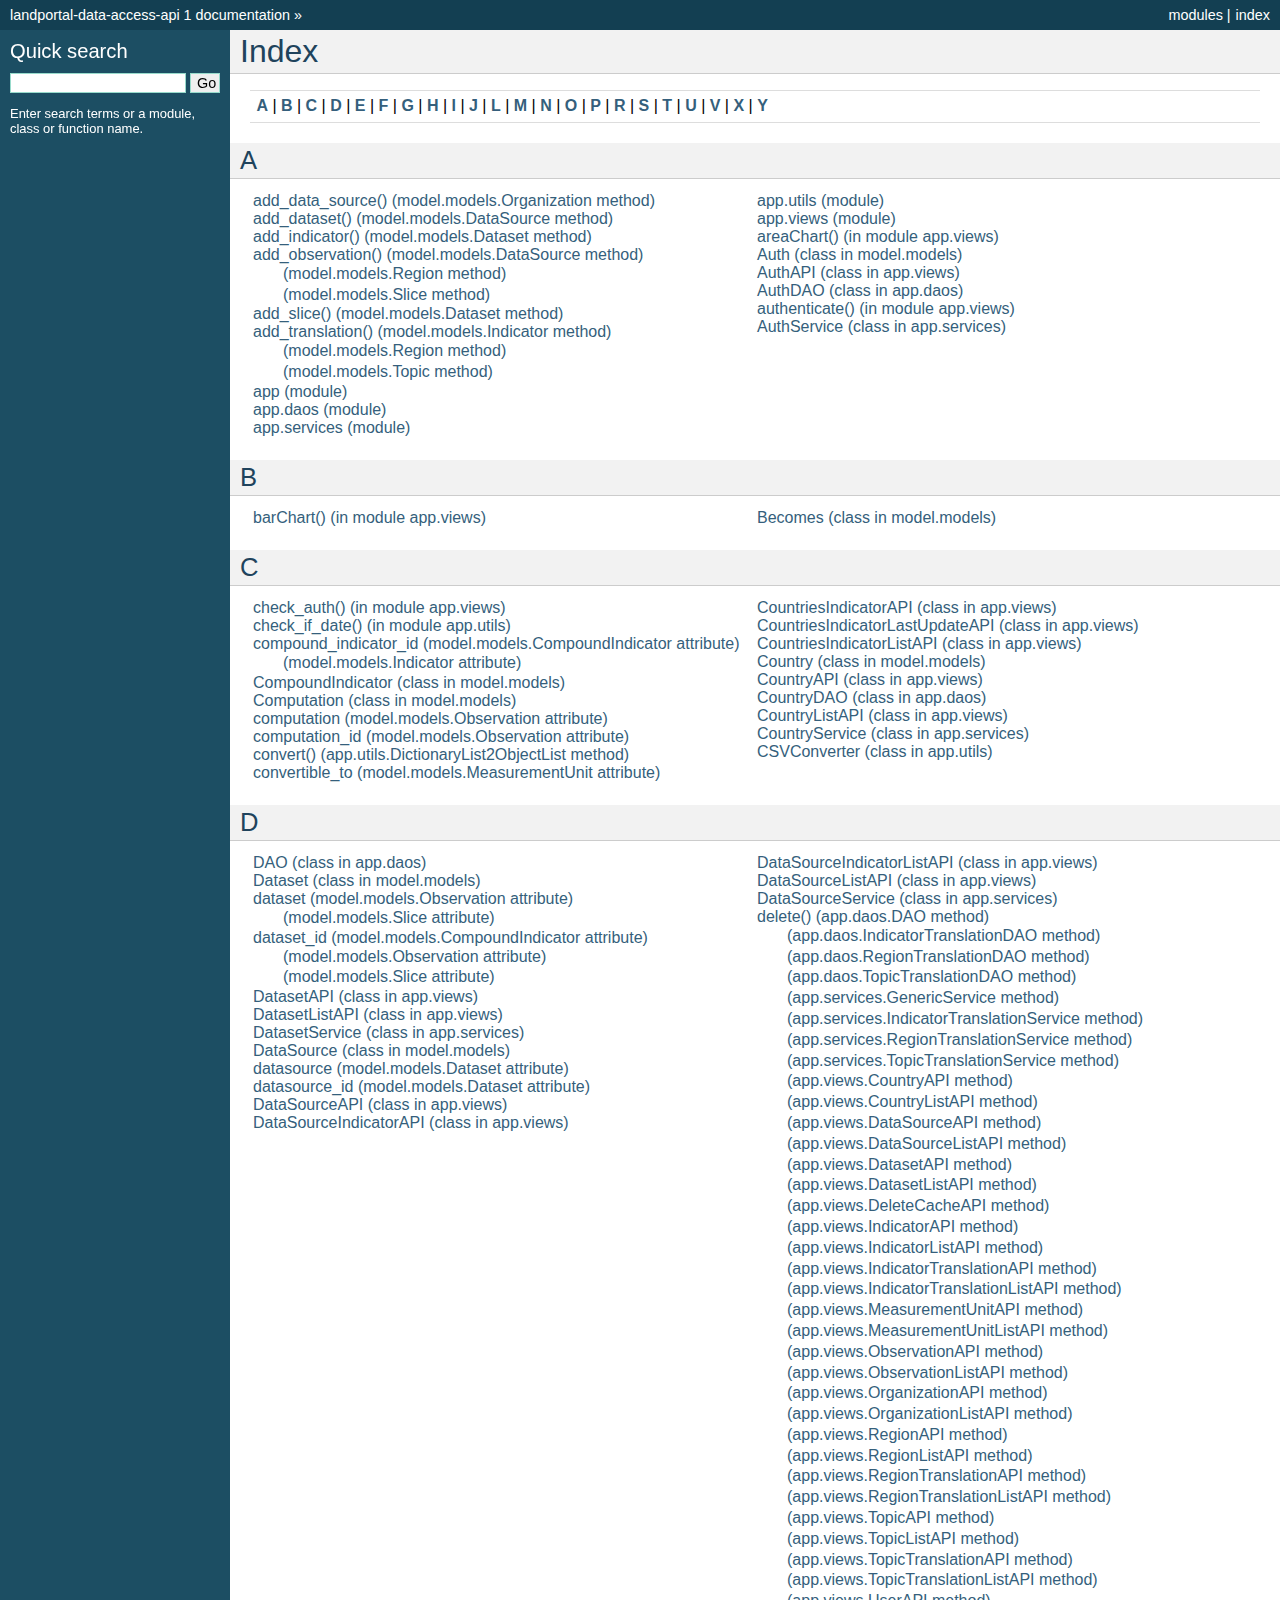
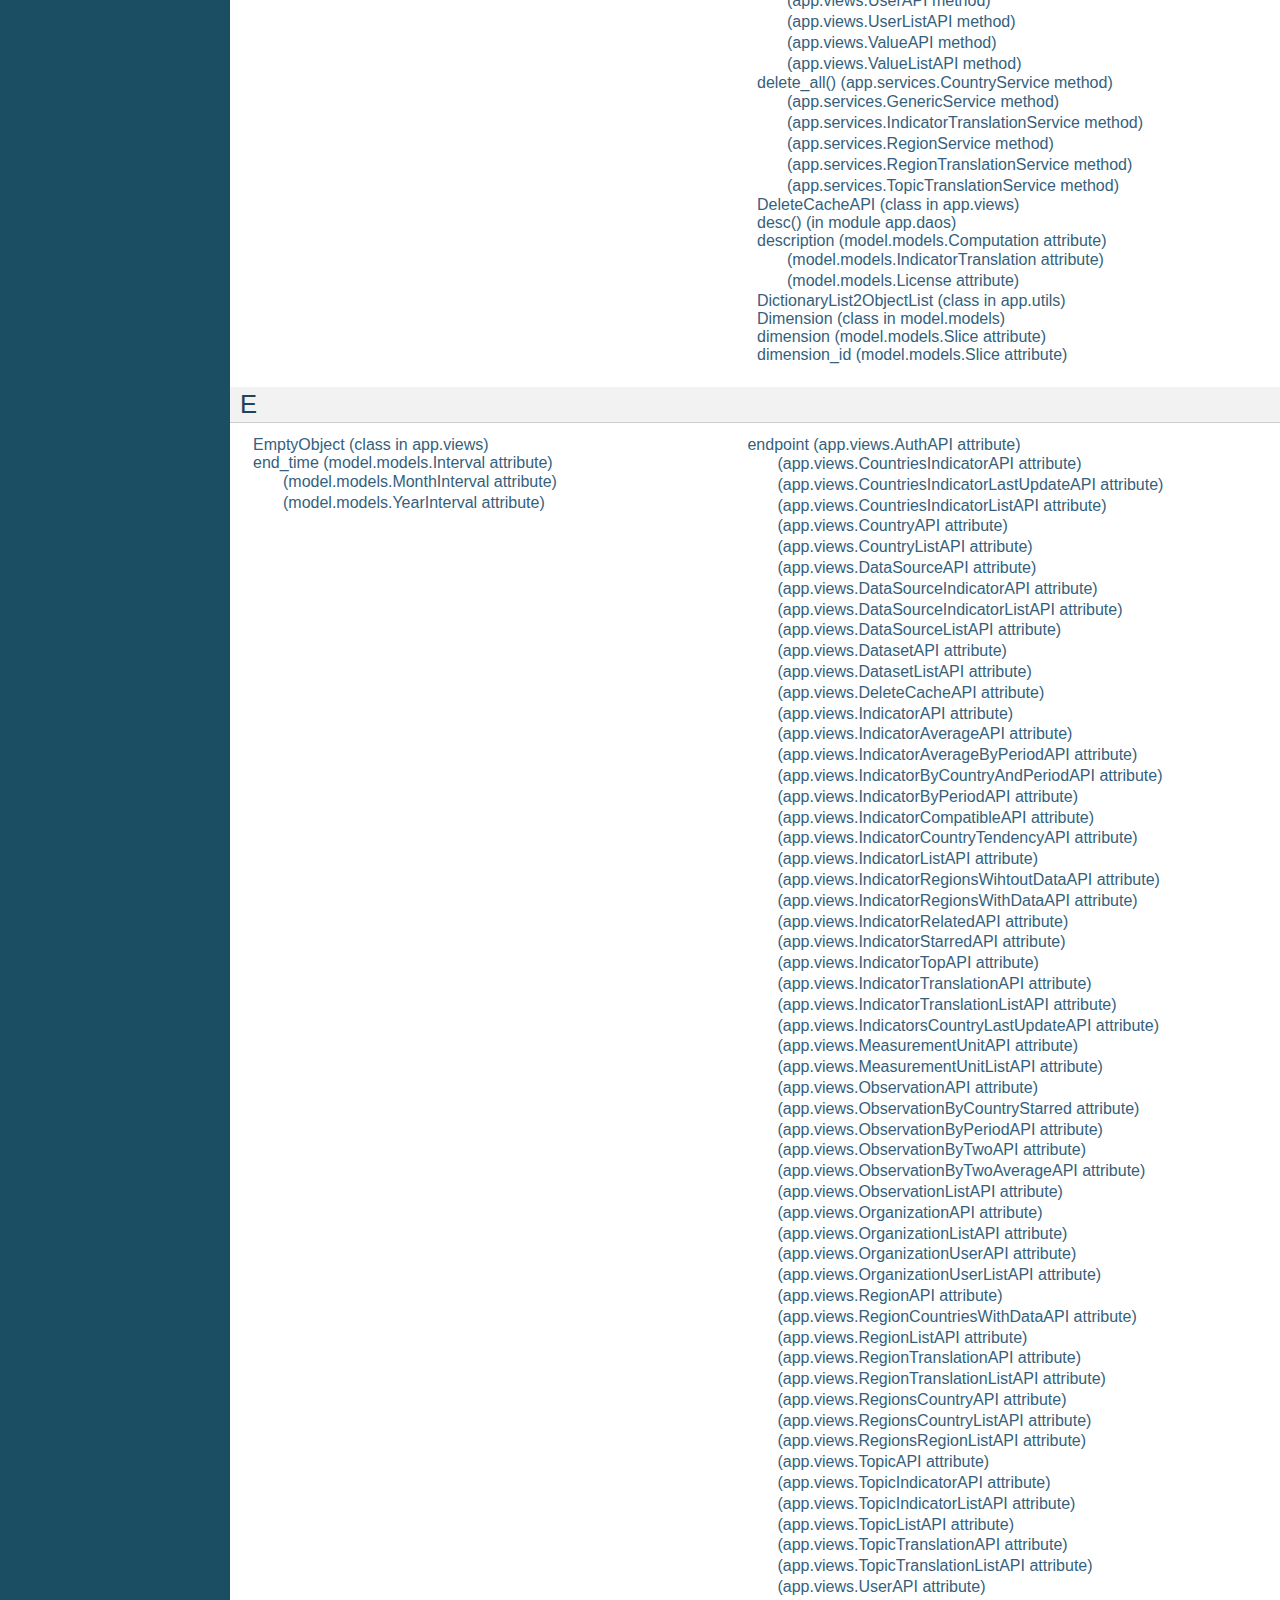
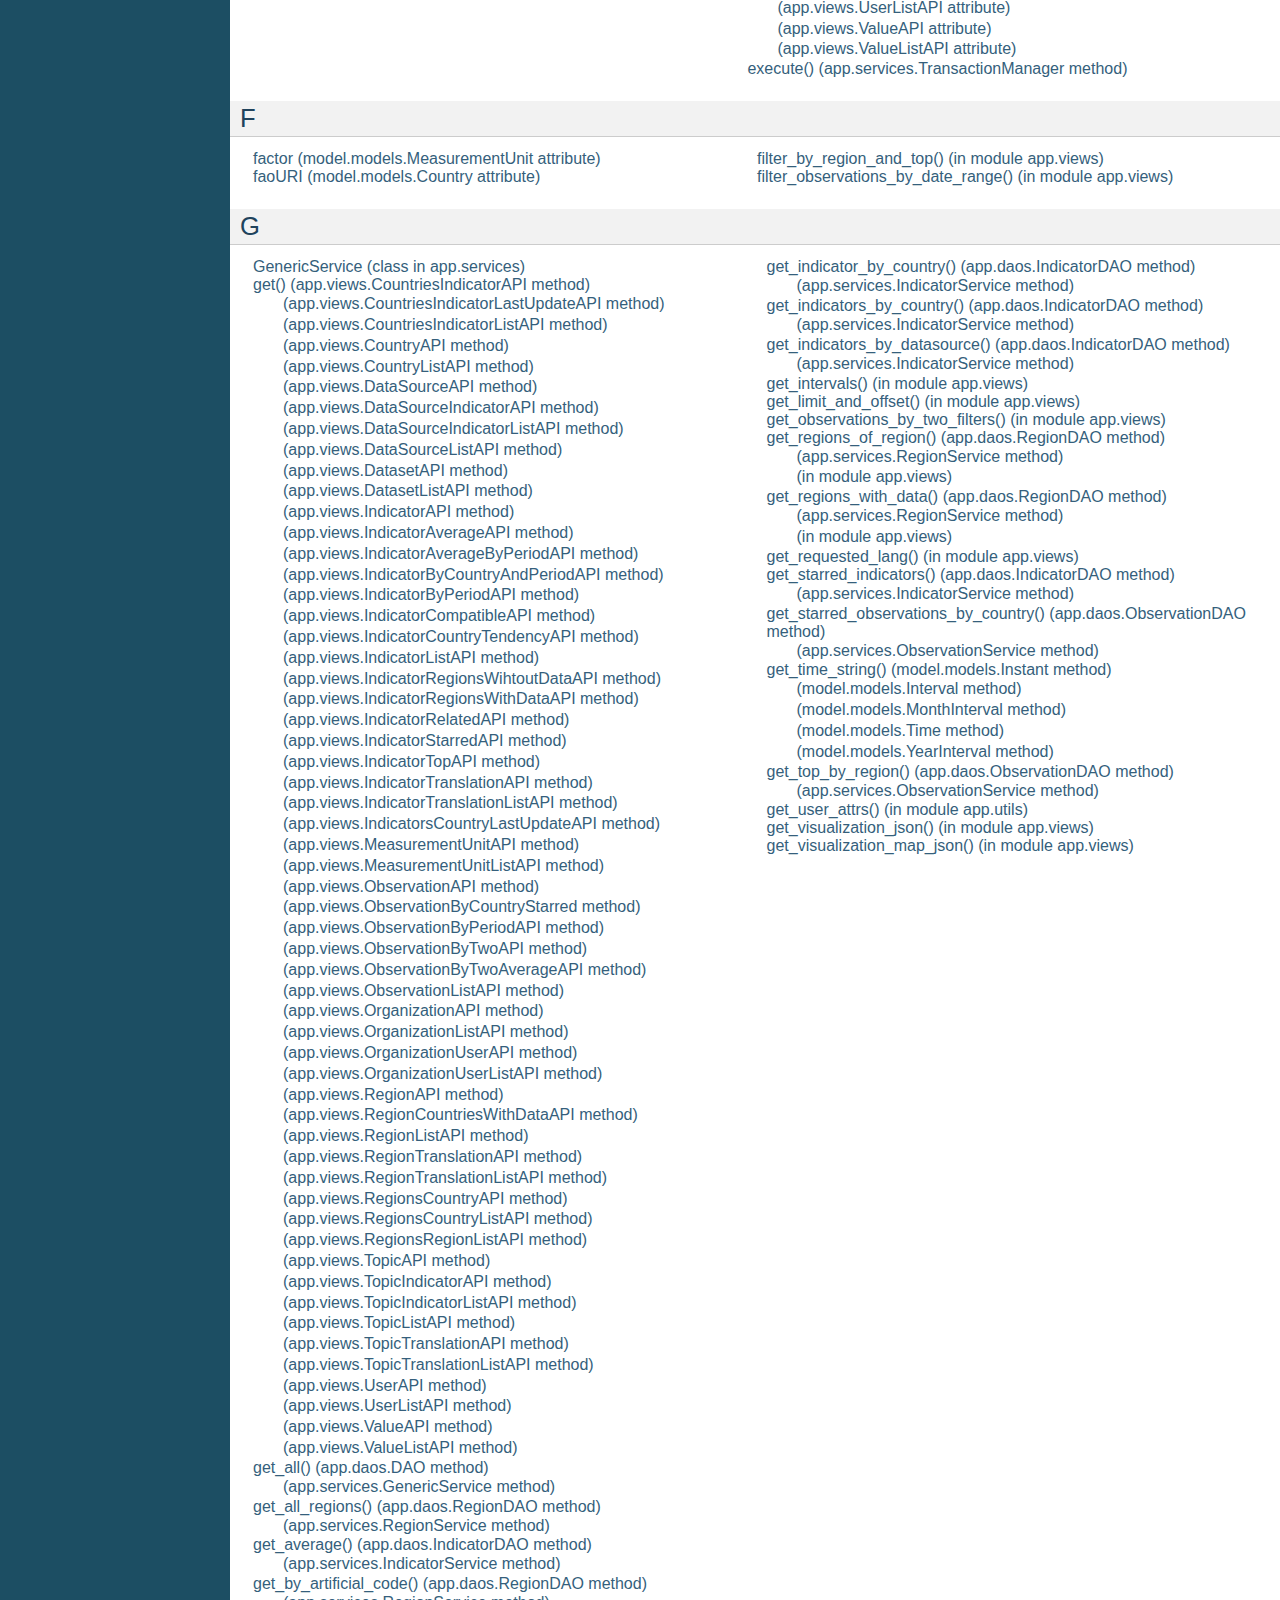
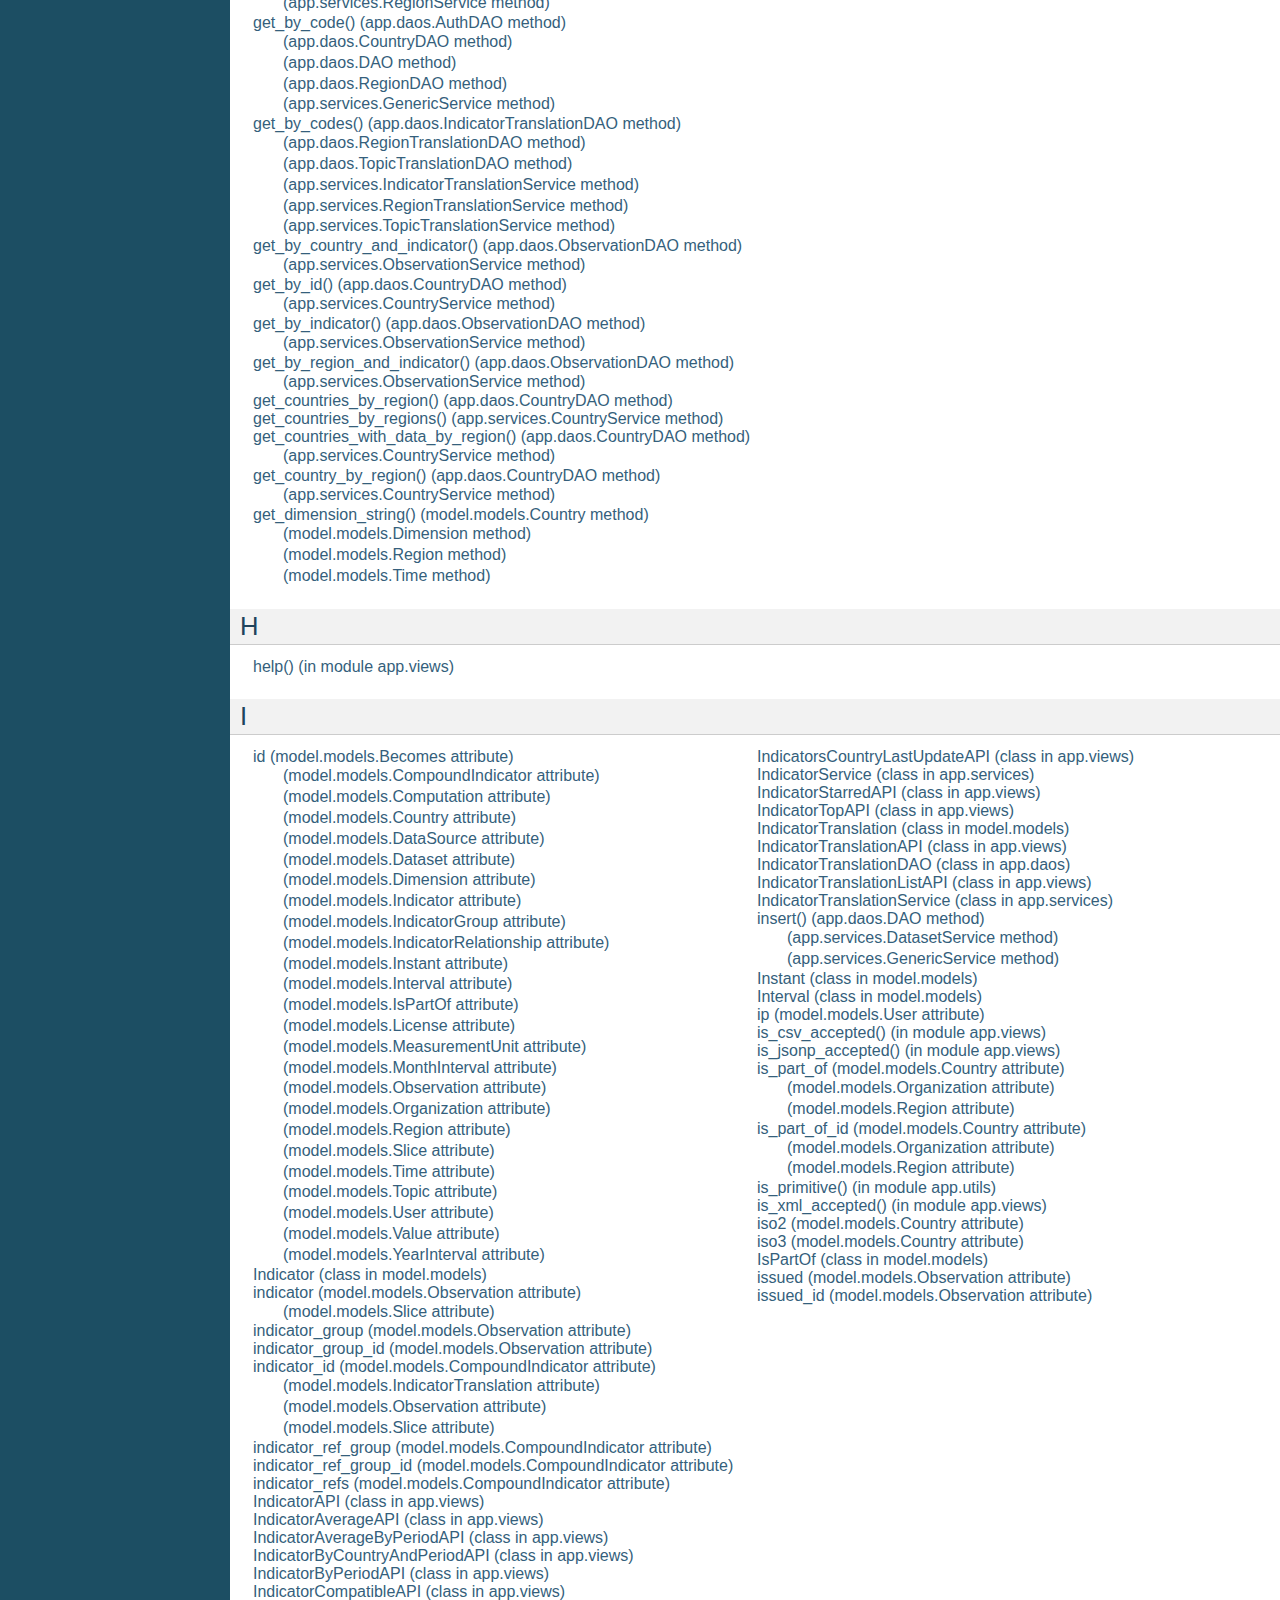
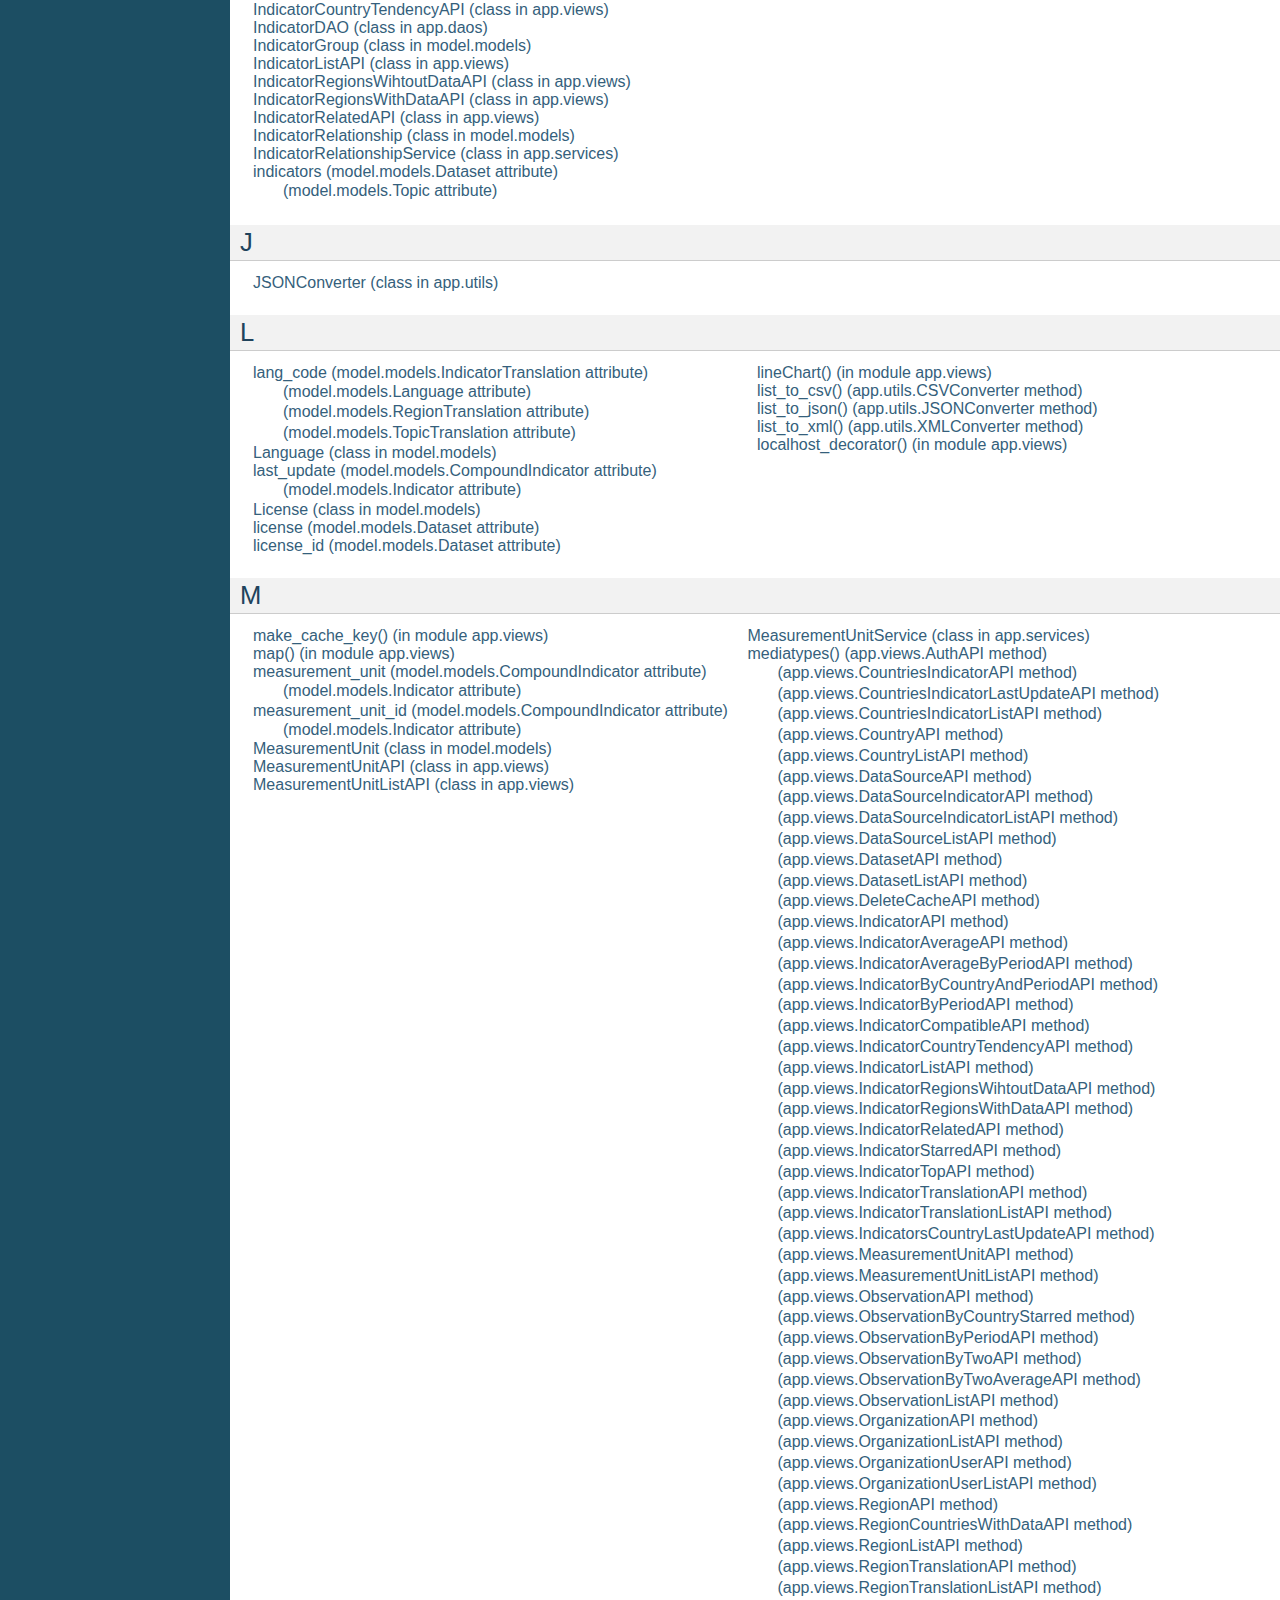
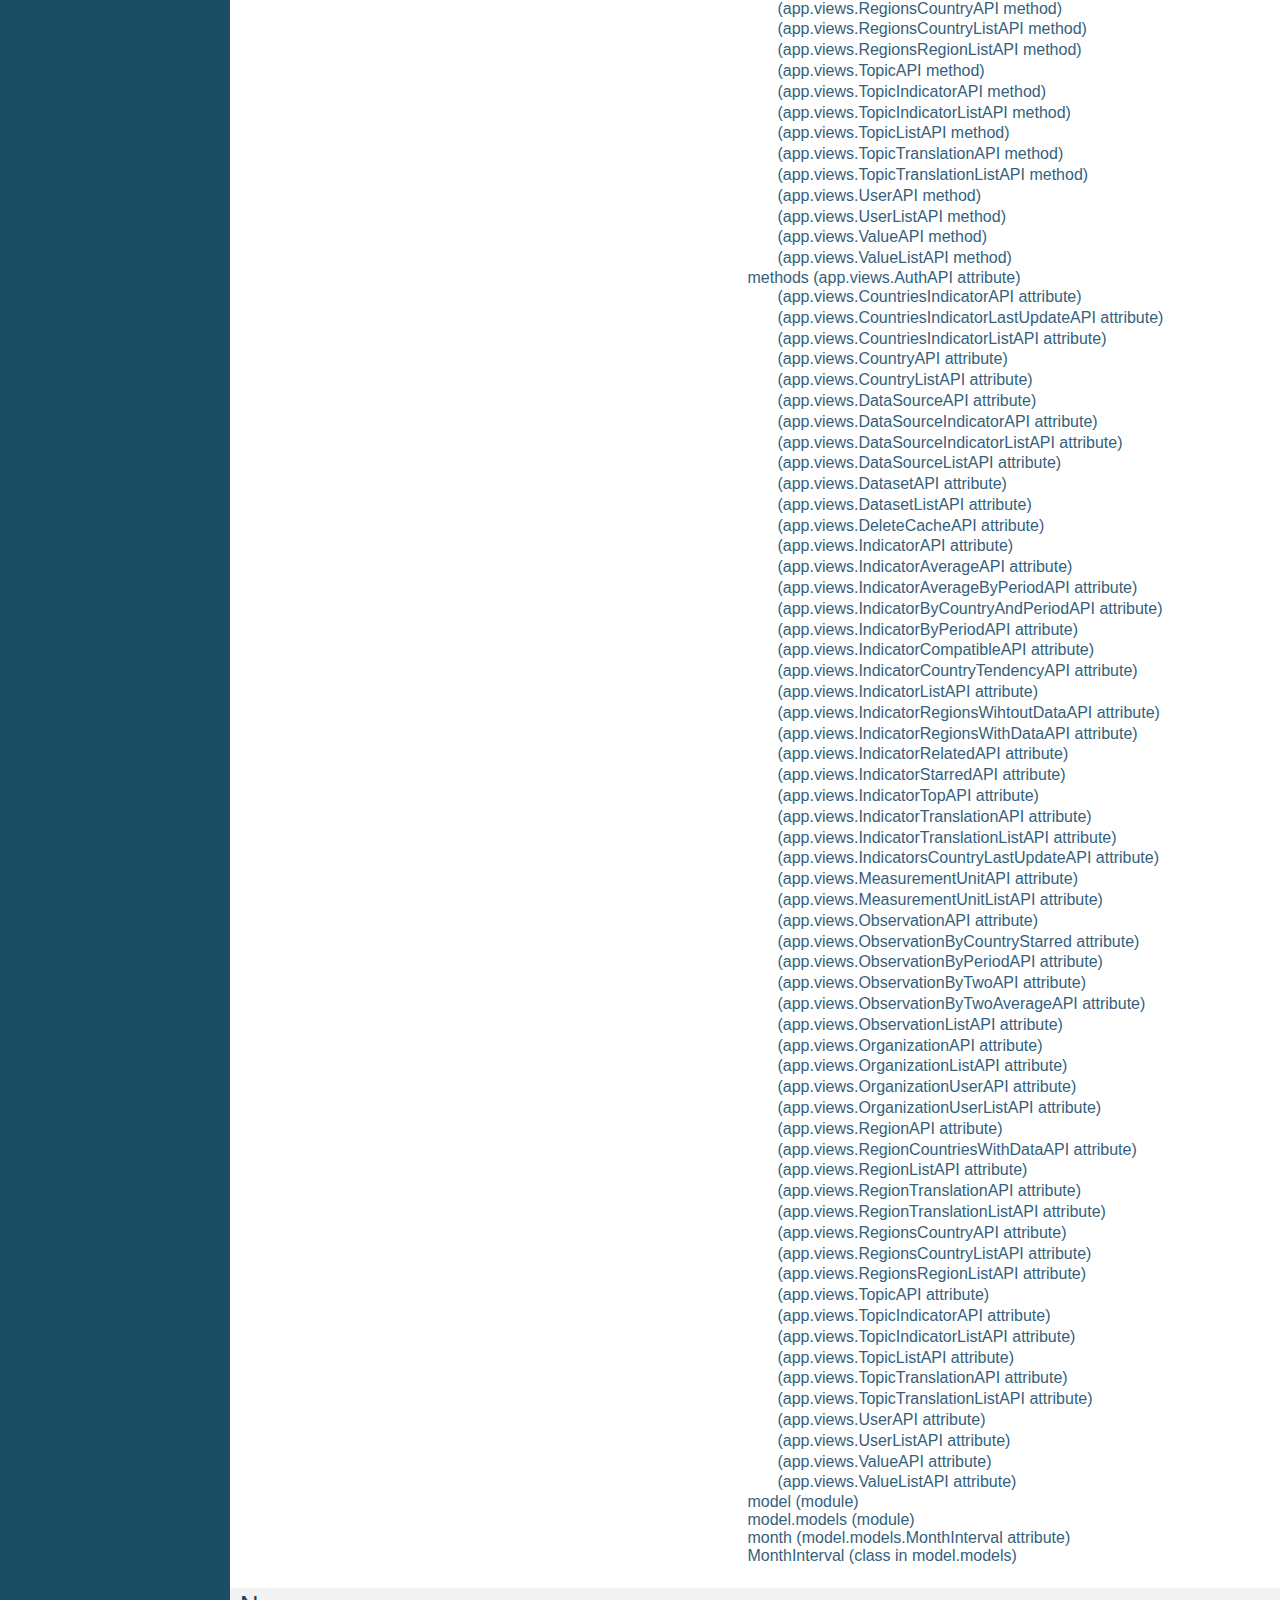
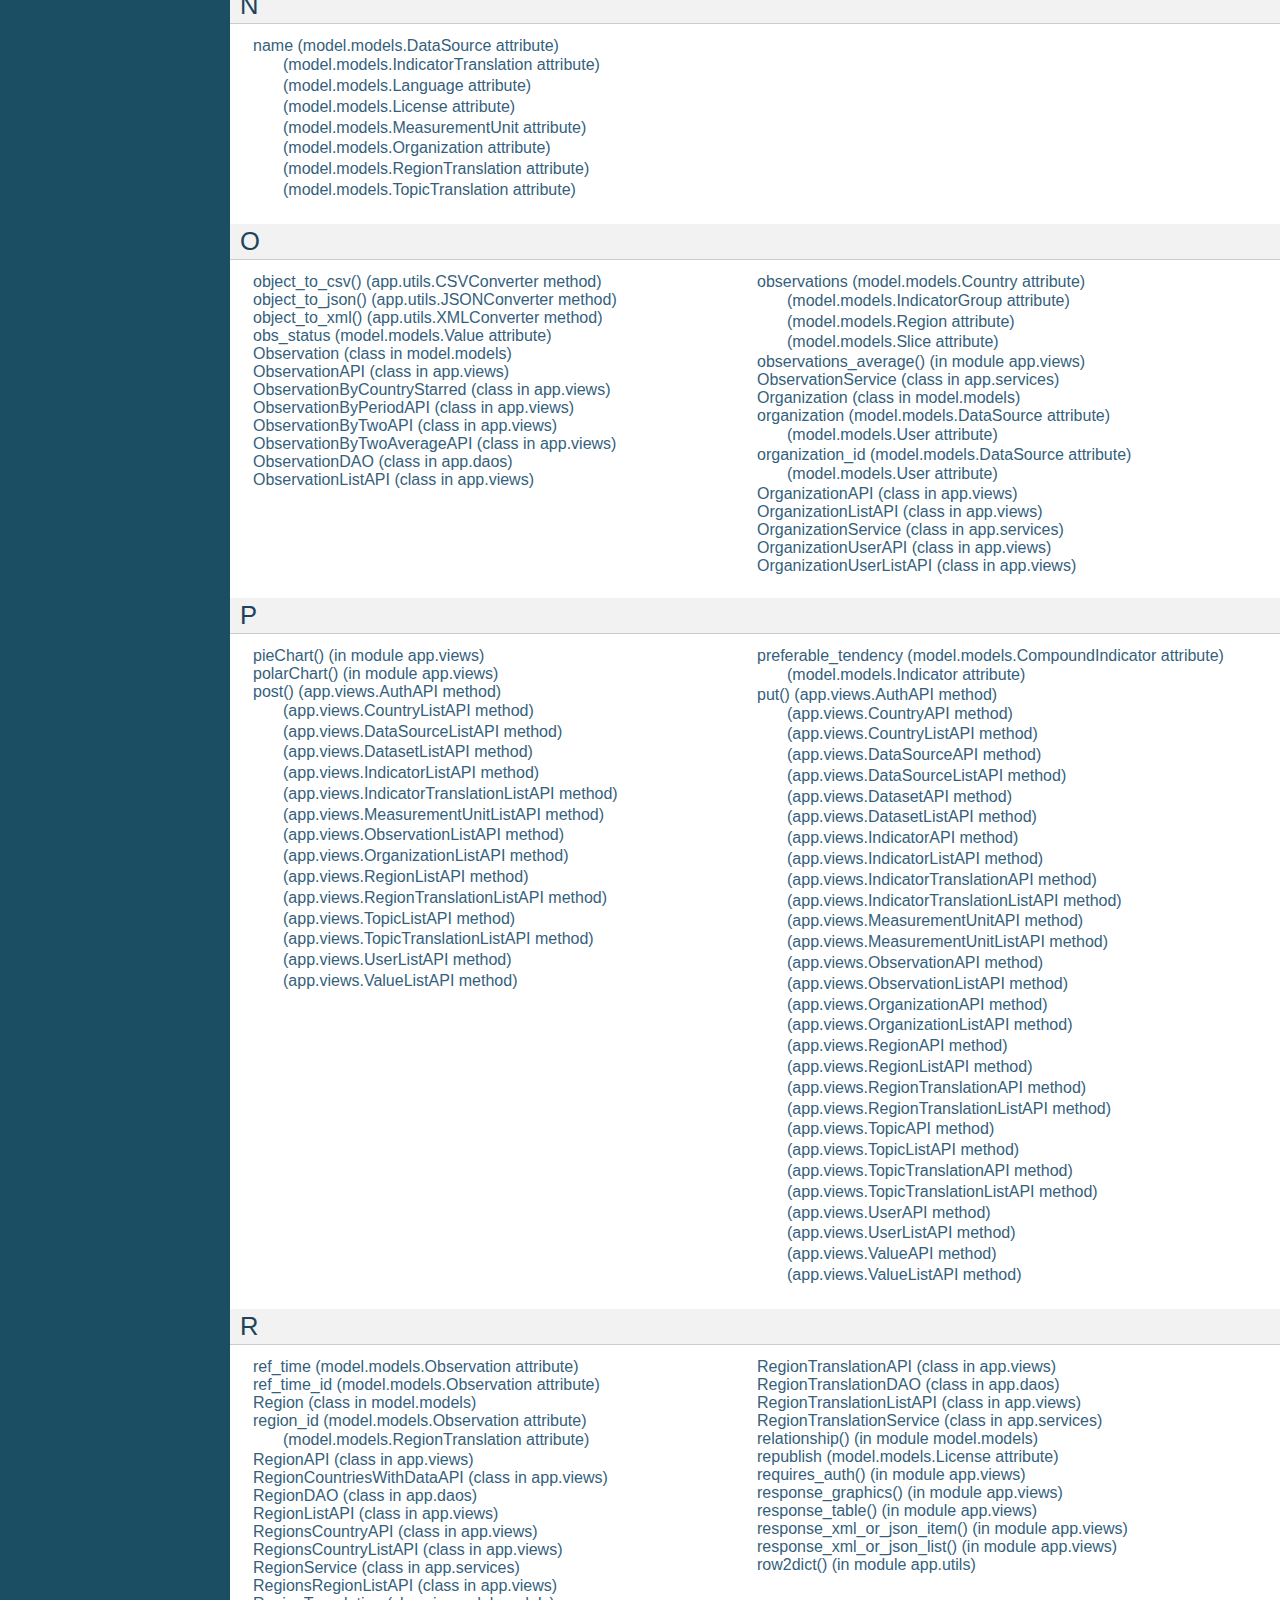
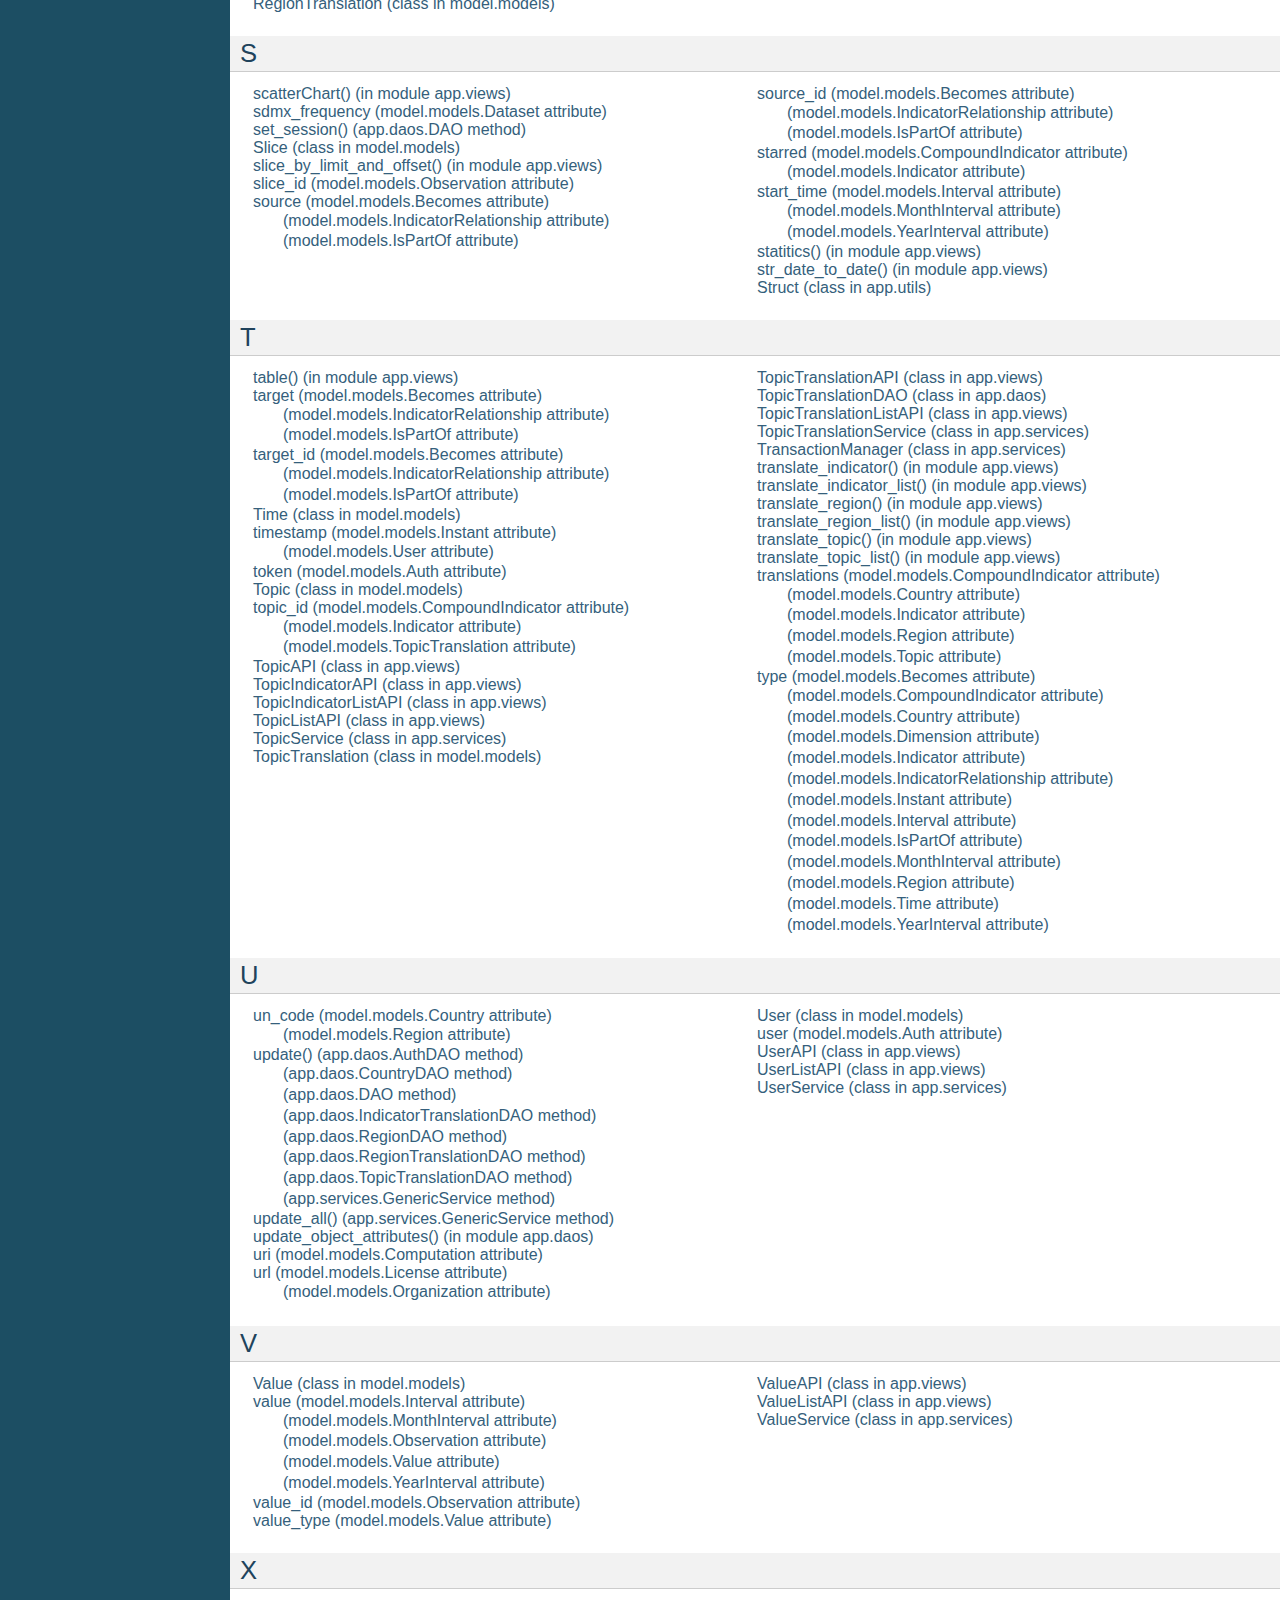
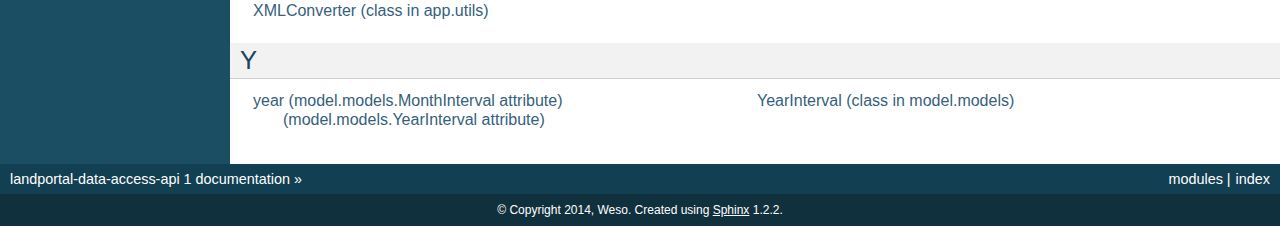
<file: genindex.html>
<!DOCTYPE html PUBLIC "-//W3C//DTD XHTML 1.0 Transitional//EN"
  "http://www.w3.org/TR/xhtml1/DTD/xhtml1-transitional.dtd">


<html xmlns="http://www.w3.org/1999/xhtml">
  <head>
    <meta http-equiv="Content-Type" content="text/html; charset=utf-8" />
    
    <title>Index &mdash; landportal-data-access-api 1 documentation</title>
    
    <link rel="stylesheet" href="_static/default.css" type="text/css" />
    <link rel="stylesheet" href="_static/pygments.css" type="text/css" />
    
    <script type="text/javascript">
      var DOCUMENTATION_OPTIONS = {
        URL_ROOT:    './',
        VERSION:     '1',
        COLLAPSE_INDEX: false,
        FILE_SUFFIX: '.html',
        HAS_SOURCE:  true
      };
    </script>
    <script type="text/javascript" src="_static/jquery.js"></script>
    <script type="text/javascript" src="_static/underscore.js"></script>
    <script type="text/javascript" src="_static/doctools.js"></script>
    <link rel="top" title="landportal-data-access-api 1 documentation" href="index.html" /> 
  </head>
  <body>
    <div class="related">
      <h3>Navigation</h3>
      <ul>
        <li class="right" style="margin-right: 10px">
          <a href="#" title="General Index"
             accesskey="I">index</a></li>
        <li class="right" >
          <a href="py-modindex.html" title="Python Module Index"
             >modules</a> |</li>
        <li><a href="index.html">landportal-data-access-api 1 documentation</a> &raquo;</li> 
      </ul>
    </div>  

    <div class="document">
      <div class="documentwrapper">
        <div class="bodywrapper">
          <div class="body">
            

<h1 id="index">Index</h1>

<div class="genindex-jumpbox">
 <a href="#A"><strong>A</strong></a>
 | <a href="#B"><strong>B</strong></a>
 | <a href="#C"><strong>C</strong></a>
 | <a href="#D"><strong>D</strong></a>
 | <a href="#E"><strong>E</strong></a>
 | <a href="#F"><strong>F</strong></a>
 | <a href="#G"><strong>G</strong></a>
 | <a href="#H"><strong>H</strong></a>
 | <a href="#I"><strong>I</strong></a>
 | <a href="#J"><strong>J</strong></a>
 | <a href="#L"><strong>L</strong></a>
 | <a href="#M"><strong>M</strong></a>
 | <a href="#N"><strong>N</strong></a>
 | <a href="#O"><strong>O</strong></a>
 | <a href="#P"><strong>P</strong></a>
 | <a href="#R"><strong>R</strong></a>
 | <a href="#S"><strong>S</strong></a>
 | <a href="#T"><strong>T</strong></a>
 | <a href="#U"><strong>U</strong></a>
 | <a href="#V"><strong>V</strong></a>
 | <a href="#X"><strong>X</strong></a>
 | <a href="#Y"><strong>Y</strong></a>
 
</div>
<h2 id="A">A</h2>
<table style="width: 100%" class="indextable genindextable"><tr>
  <td style="width: 33%" valign="top"><dl>
      
  <dt><a href="model.html#model.models.Organization.add_data_source">add_data_source() (model.models.Organization method)</a>
  </dt>

      
  <dt><a href="model.html#model.models.DataSource.add_dataset">add_dataset() (model.models.DataSource method)</a>
  </dt>

      
  <dt><a href="model.html#model.models.Dataset.add_indicator">add_indicator() (model.models.Dataset method)</a>
  </dt>

      
  <dt><a href="model.html#model.models.DataSource.add_observation">add_observation() (model.models.DataSource method)</a>
  </dt>

      <dd><dl>
        
  <dt><a href="model.html#model.models.Region.add_observation">(model.models.Region method)</a>
  </dt>

        
  <dt><a href="model.html#model.models.Slice.add_observation">(model.models.Slice method)</a>
  </dt>

      </dl></dd>
      
  <dt><a href="model.html#model.models.Dataset.add_slice">add_slice() (model.models.Dataset method)</a>
  </dt>

      
  <dt><a href="model.html#model.models.Indicator.add_translation">add_translation() (model.models.Indicator method)</a>
  </dt>

      <dd><dl>
        
  <dt><a href="model.html#model.models.Region.add_translation">(model.models.Region method)</a>
  </dt>

        
  <dt><a href="model.html#model.models.Topic.add_translation">(model.models.Topic method)</a>
  </dt>

      </dl></dd>
      
  <dt><a href="app.html#module-app">app (module)</a>
  </dt>

      
  <dt><a href="app.html#module-app.daos">app.daos (module)</a>
  </dt>

      
  <dt><a href="app.html#module-app.services">app.services (module)</a>
  </dt>

  </dl></td>
  <td style="width: 33%" valign="top"><dl>
      
  <dt><a href="app.html#module-app.utils">app.utils (module)</a>
  </dt>

      
  <dt><a href="app.html#module-app.views">app.views (module)</a>
  </dt>

      
  <dt><a href="app.html#app.views.areaChart">areaChart() (in module app.views)</a>
  </dt>

      
  <dt><a href="model.html#model.models.Auth">Auth (class in model.models)</a>
  </dt>

      
  <dt><a href="app.html#app.views.AuthAPI">AuthAPI (class in app.views)</a>
  </dt>

      
  <dt><a href="app.html#app.daos.AuthDAO">AuthDAO (class in app.daos)</a>
  </dt>

      
  <dt><a href="app.html#app.views.authenticate">authenticate() (in module app.views)</a>
  </dt>

      
  <dt><a href="app.html#app.services.AuthService">AuthService (class in app.services)</a>
  </dt>

  </dl></td>
</tr></table>

<h2 id="B">B</h2>
<table style="width: 100%" class="indextable genindextable"><tr>
  <td style="width: 33%" valign="top"><dl>
      
  <dt><a href="app.html#app.views.barChart">barChart() (in module app.views)</a>
  </dt>

  </dl></td>
  <td style="width: 33%" valign="top"><dl>
      
  <dt><a href="model.html#model.models.Becomes">Becomes (class in model.models)</a>
  </dt>

  </dl></td>
</tr></table>

<h2 id="C">C</h2>
<table style="width: 100%" class="indextable genindextable"><tr>
  <td style="width: 33%" valign="top"><dl>
      
  <dt><a href="app.html#app.views.check_auth">check_auth() (in module app.views)</a>
  </dt>

      
  <dt><a href="app.html#app.utils.check_if_date">check_if_date() (in module app.utils)</a>
  </dt>

      
  <dt><a href="model.html#model.models.CompoundIndicator.compound_indicator_id">compound_indicator_id (model.models.CompoundIndicator attribute)</a>
  </dt>

      <dd><dl>
        
  <dt><a href="model.html#model.models.Indicator.compound_indicator_id">(model.models.Indicator attribute)</a>
  </dt>

      </dl></dd>
      
  <dt><a href="model.html#model.models.CompoundIndicator">CompoundIndicator (class in model.models)</a>
  </dt>

      
  <dt><a href="model.html#model.models.Computation">Computation (class in model.models)</a>
  </dt>

      
  <dt><a href="model.html#model.models.Observation.computation">computation (model.models.Observation attribute)</a>
  </dt>

      
  <dt><a href="model.html#model.models.Observation.computation_id">computation_id (model.models.Observation attribute)</a>
  </dt>

      
  <dt><a href="app.html#app.utils.DictionaryList2ObjectList.convert">convert() (app.utils.DictionaryList2ObjectList method)</a>
  </dt>

      
  <dt><a href="model.html#model.models.MeasurementUnit.convertible_to">convertible_to (model.models.MeasurementUnit attribute)</a>
  </dt>

  </dl></td>
  <td style="width: 33%" valign="top"><dl>
      
  <dt><a href="app.html#app.views.CountriesIndicatorAPI">CountriesIndicatorAPI (class in app.views)</a>
  </dt>

      
  <dt><a href="app.html#app.views.CountriesIndicatorLastUpdateAPI">CountriesIndicatorLastUpdateAPI (class in app.views)</a>
  </dt>

      
  <dt><a href="app.html#app.views.CountriesIndicatorListAPI">CountriesIndicatorListAPI (class in app.views)</a>
  </dt>

      
  <dt><a href="model.html#model.models.Country">Country (class in model.models)</a>
  </dt>

      
  <dt><a href="app.html#app.views.CountryAPI">CountryAPI (class in app.views)</a>
  </dt>

      
  <dt><a href="app.html#app.daos.CountryDAO">CountryDAO (class in app.daos)</a>
  </dt>

      
  <dt><a href="app.html#app.views.CountryListAPI">CountryListAPI (class in app.views)</a>
  </dt>

      
  <dt><a href="app.html#app.services.CountryService">CountryService (class in app.services)</a>
  </dt>

      
  <dt><a href="app.html#app.utils.CSVConverter">CSVConverter (class in app.utils)</a>
  </dt>

  </dl></td>
</tr></table>

<h2 id="D">D</h2>
<table style="width: 100%" class="indextable genindextable"><tr>
  <td style="width: 33%" valign="top"><dl>
      
  <dt><a href="app.html#app.daos.DAO">DAO (class in app.daos)</a>
  </dt>

      
  <dt><a href="model.html#model.models.Dataset">Dataset (class in model.models)</a>
  </dt>

      
  <dt><a href="model.html#model.models.Observation.dataset">dataset (model.models.Observation attribute)</a>
  </dt>

      <dd><dl>
        
  <dt><a href="model.html#model.models.Slice.dataset">(model.models.Slice attribute)</a>
  </dt>

      </dl></dd>
      
  <dt><a href="model.html#model.models.CompoundIndicator.dataset_id">dataset_id (model.models.CompoundIndicator attribute)</a>
  </dt>

      <dd><dl>
        
  <dt><a href="model.html#model.models.Observation.dataset_id">(model.models.Observation attribute)</a>
  </dt>

        
  <dt><a href="model.html#model.models.Slice.dataset_id">(model.models.Slice attribute)</a>
  </dt>

      </dl></dd>
      
  <dt><a href="app.html#app.views.DatasetAPI">DatasetAPI (class in app.views)</a>
  </dt>

      
  <dt><a href="app.html#app.views.DatasetListAPI">DatasetListAPI (class in app.views)</a>
  </dt>

      
  <dt><a href="app.html#app.services.DatasetService">DatasetService (class in app.services)</a>
  </dt>

      
  <dt><a href="model.html#model.models.DataSource">DataSource (class in model.models)</a>
  </dt>

      
  <dt><a href="model.html#model.models.Dataset.datasource">datasource (model.models.Dataset attribute)</a>
  </dt>

      
  <dt><a href="model.html#model.models.Dataset.datasource_id">datasource_id (model.models.Dataset attribute)</a>
  </dt>

      
  <dt><a href="app.html#app.views.DataSourceAPI">DataSourceAPI (class in app.views)</a>
  </dt>

      
  <dt><a href="app.html#app.views.DataSourceIndicatorAPI">DataSourceIndicatorAPI (class in app.views)</a>
  </dt>

  </dl></td>
  <td style="width: 33%" valign="top"><dl>
      
  <dt><a href="app.html#app.views.DataSourceIndicatorListAPI">DataSourceIndicatorListAPI (class in app.views)</a>
  </dt>

      
  <dt><a href="app.html#app.views.DataSourceListAPI">DataSourceListAPI (class in app.views)</a>
  </dt>

      
  <dt><a href="app.html#app.services.DataSourceService">DataSourceService (class in app.services)</a>
  </dt>

      
  <dt><a href="app.html#app.daos.DAO.delete">delete() (app.daos.DAO method)</a>
  </dt>

      <dd><dl>
        
  <dt><a href="app.html#app.daos.IndicatorTranslationDAO.delete">(app.daos.IndicatorTranslationDAO method)</a>
  </dt>

        
  <dt><a href="app.html#app.daos.RegionTranslationDAO.delete">(app.daos.RegionTranslationDAO method)</a>
  </dt>

        
  <dt><a href="app.html#app.daos.TopicTranslationDAO.delete">(app.daos.TopicTranslationDAO method)</a>
  </dt>

        
  <dt><a href="app.html#app.services.GenericService.delete">(app.services.GenericService method)</a>
  </dt>

        
  <dt><a href="app.html#app.services.IndicatorTranslationService.delete">(app.services.IndicatorTranslationService method)</a>
  </dt>

        
  <dt><a href="app.html#app.services.RegionTranslationService.delete">(app.services.RegionTranslationService method)</a>
  </dt>

        
  <dt><a href="app.html#app.services.TopicTranslationService.delete">(app.services.TopicTranslationService method)</a>
  </dt>

        
  <dt><a href="app.html#app.views.CountryAPI.delete">(app.views.CountryAPI method)</a>
  </dt>

        
  <dt><a href="app.html#app.views.CountryListAPI.delete">(app.views.CountryListAPI method)</a>
  </dt>

        
  <dt><a href="app.html#app.views.DataSourceAPI.delete">(app.views.DataSourceAPI method)</a>
  </dt>

        
  <dt><a href="app.html#app.views.DataSourceListAPI.delete">(app.views.DataSourceListAPI method)</a>
  </dt>

        
  <dt><a href="app.html#app.views.DatasetAPI.delete">(app.views.DatasetAPI method)</a>
  </dt>

        
  <dt><a href="app.html#app.views.DatasetListAPI.delete">(app.views.DatasetListAPI method)</a>
  </dt>

        
  <dt><a href="app.html#app.views.DeleteCacheAPI.delete">(app.views.DeleteCacheAPI method)</a>
  </dt>

        
  <dt><a href="app.html#app.views.IndicatorAPI.delete">(app.views.IndicatorAPI method)</a>
  </dt>

        
  <dt><a href="app.html#app.views.IndicatorListAPI.delete">(app.views.IndicatorListAPI method)</a>
  </dt>

        
  <dt><a href="app.html#app.views.IndicatorTranslationAPI.delete">(app.views.IndicatorTranslationAPI method)</a>
  </dt>

        
  <dt><a href="app.html#app.views.IndicatorTranslationListAPI.delete">(app.views.IndicatorTranslationListAPI method)</a>
  </dt>

        
  <dt><a href="app.html#app.views.MeasurementUnitAPI.delete">(app.views.MeasurementUnitAPI method)</a>
  </dt>

        
  <dt><a href="app.html#app.views.MeasurementUnitListAPI.delete">(app.views.MeasurementUnitListAPI method)</a>
  </dt>

        
  <dt><a href="app.html#app.views.ObservationAPI.delete">(app.views.ObservationAPI method)</a>
  </dt>

        
  <dt><a href="app.html#app.views.ObservationListAPI.delete">(app.views.ObservationListAPI method)</a>
  </dt>

        
  <dt><a href="app.html#app.views.OrganizationAPI.delete">(app.views.OrganizationAPI method)</a>
  </dt>

        
  <dt><a href="app.html#app.views.OrganizationListAPI.delete">(app.views.OrganizationListAPI method)</a>
  </dt>

        
  <dt><a href="app.html#app.views.RegionAPI.delete">(app.views.RegionAPI method)</a>
  </dt>

        
  <dt><a href="app.html#app.views.RegionListAPI.delete">(app.views.RegionListAPI method)</a>
  </dt>

        
  <dt><a href="app.html#app.views.RegionTranslationAPI.delete">(app.views.RegionTranslationAPI method)</a>
  </dt>

        
  <dt><a href="app.html#app.views.RegionTranslationListAPI.delete">(app.views.RegionTranslationListAPI method)</a>
  </dt>

        
  <dt><a href="app.html#app.views.TopicAPI.delete">(app.views.TopicAPI method)</a>
  </dt>

        
  <dt><a href="app.html#app.views.TopicListAPI.delete">(app.views.TopicListAPI method)</a>
  </dt>

        
  <dt><a href="app.html#app.views.TopicTranslationAPI.delete">(app.views.TopicTranslationAPI method)</a>
  </dt>

        
  <dt><a href="app.html#app.views.TopicTranslationListAPI.delete">(app.views.TopicTranslationListAPI method)</a>
  </dt>

        
  <dt><a href="app.html#app.views.UserAPI.delete">(app.views.UserAPI method)</a>
  </dt>

        
  <dt><a href="app.html#app.views.UserListAPI.delete">(app.views.UserListAPI method)</a>
  </dt>

        
  <dt><a href="app.html#app.views.ValueAPI.delete">(app.views.ValueAPI method)</a>
  </dt>

        
  <dt><a href="app.html#app.views.ValueListAPI.delete">(app.views.ValueListAPI method)</a>
  </dt>

      </dl></dd>
      
  <dt><a href="app.html#app.services.CountryService.delete_all">delete_all() (app.services.CountryService method)</a>
  </dt>

      <dd><dl>
        
  <dt><a href="app.html#app.services.GenericService.delete_all">(app.services.GenericService method)</a>
  </dt>

        
  <dt><a href="app.html#app.services.IndicatorTranslationService.delete_all">(app.services.IndicatorTranslationService method)</a>
  </dt>

        
  <dt><a href="app.html#app.services.RegionService.delete_all">(app.services.RegionService method)</a>
  </dt>

        
  <dt><a href="app.html#app.services.RegionTranslationService.delete_all">(app.services.RegionTranslationService method)</a>
  </dt>

        
  <dt><a href="app.html#app.services.TopicTranslationService.delete_all">(app.services.TopicTranslationService method)</a>
  </dt>

      </dl></dd>
      
  <dt><a href="app.html#app.views.DeleteCacheAPI">DeleteCacheAPI (class in app.views)</a>
  </dt>

      
  <dt><a href="app.html#app.daos.desc">desc() (in module app.daos)</a>
  </dt>

      
  <dt><a href="model.html#model.models.Computation.description">description (model.models.Computation attribute)</a>
  </dt>

      <dd><dl>
        
  <dt><a href="model.html#model.models.IndicatorTranslation.description">(model.models.IndicatorTranslation attribute)</a>
  </dt>

        
  <dt><a href="model.html#model.models.License.description">(model.models.License attribute)</a>
  </dt>

      </dl></dd>
      
  <dt><a href="app.html#app.utils.DictionaryList2ObjectList">DictionaryList2ObjectList (class in app.utils)</a>
  </dt>

      
  <dt><a href="model.html#model.models.Dimension">Dimension (class in model.models)</a>
  </dt>

      
  <dt><a href="model.html#model.models.Slice.dimension">dimension (model.models.Slice attribute)</a>
  </dt>

      
  <dt><a href="model.html#model.models.Slice.dimension_id">dimension_id (model.models.Slice attribute)</a>
  </dt>

  </dl></td>
</tr></table>

<h2 id="E">E</h2>
<table style="width: 100%" class="indextable genindextable"><tr>
  <td style="width: 33%" valign="top"><dl>
      
  <dt><a href="app.html#app.views.EmptyObject">EmptyObject (class in app.views)</a>
  </dt>

      
  <dt><a href="model.html#model.models.Interval.end_time">end_time (model.models.Interval attribute)</a>
  </dt>

      <dd><dl>
        
  <dt><a href="model.html#model.models.MonthInterval.end_time">(model.models.MonthInterval attribute)</a>
  </dt>

        
  <dt><a href="model.html#model.models.YearInterval.end_time">(model.models.YearInterval attribute)</a>
  </dt>

      </dl></dd>
  </dl></td>
  <td style="width: 33%" valign="top"><dl>
      
  <dt><a href="app.html#app.views.AuthAPI.endpoint">endpoint (app.views.AuthAPI attribute)</a>
  </dt>

      <dd><dl>
        
  <dt><a href="app.html#app.views.CountriesIndicatorAPI.endpoint">(app.views.CountriesIndicatorAPI attribute)</a>
  </dt>

        
  <dt><a href="app.html#app.views.CountriesIndicatorLastUpdateAPI.endpoint">(app.views.CountriesIndicatorLastUpdateAPI attribute)</a>
  </dt>

        
  <dt><a href="app.html#app.views.CountriesIndicatorListAPI.endpoint">(app.views.CountriesIndicatorListAPI attribute)</a>
  </dt>

        
  <dt><a href="app.html#app.views.CountryAPI.endpoint">(app.views.CountryAPI attribute)</a>
  </dt>

        
  <dt><a href="app.html#app.views.CountryListAPI.endpoint">(app.views.CountryListAPI attribute)</a>
  </dt>

        
  <dt><a href="app.html#app.views.DataSourceAPI.endpoint">(app.views.DataSourceAPI attribute)</a>
  </dt>

        
  <dt><a href="app.html#app.views.DataSourceIndicatorAPI.endpoint">(app.views.DataSourceIndicatorAPI attribute)</a>
  </dt>

        
  <dt><a href="app.html#app.views.DataSourceIndicatorListAPI.endpoint">(app.views.DataSourceIndicatorListAPI attribute)</a>
  </dt>

        
  <dt><a href="app.html#app.views.DataSourceListAPI.endpoint">(app.views.DataSourceListAPI attribute)</a>
  </dt>

        
  <dt><a href="app.html#app.views.DatasetAPI.endpoint">(app.views.DatasetAPI attribute)</a>
  </dt>

        
  <dt><a href="app.html#app.views.DatasetListAPI.endpoint">(app.views.DatasetListAPI attribute)</a>
  </dt>

        
  <dt><a href="app.html#app.views.DeleteCacheAPI.endpoint">(app.views.DeleteCacheAPI attribute)</a>
  </dt>

        
  <dt><a href="app.html#app.views.IndicatorAPI.endpoint">(app.views.IndicatorAPI attribute)</a>
  </dt>

        
  <dt><a href="app.html#app.views.IndicatorAverageAPI.endpoint">(app.views.IndicatorAverageAPI attribute)</a>
  </dt>

        
  <dt><a href="app.html#app.views.IndicatorAverageByPeriodAPI.endpoint">(app.views.IndicatorAverageByPeriodAPI attribute)</a>
  </dt>

        
  <dt><a href="app.html#app.views.IndicatorByCountryAndPeriodAPI.endpoint">(app.views.IndicatorByCountryAndPeriodAPI attribute)</a>
  </dt>

        
  <dt><a href="app.html#app.views.IndicatorByPeriodAPI.endpoint">(app.views.IndicatorByPeriodAPI attribute)</a>
  </dt>

        
  <dt><a href="app.html#app.views.IndicatorCompatibleAPI.endpoint">(app.views.IndicatorCompatibleAPI attribute)</a>
  </dt>

        
  <dt><a href="app.html#app.views.IndicatorCountryTendencyAPI.endpoint">(app.views.IndicatorCountryTendencyAPI attribute)</a>
  </dt>

        
  <dt><a href="app.html#app.views.IndicatorListAPI.endpoint">(app.views.IndicatorListAPI attribute)</a>
  </dt>

        
  <dt><a href="app.html#app.views.IndicatorRegionsWihtoutDataAPI.endpoint">(app.views.IndicatorRegionsWihtoutDataAPI attribute)</a>
  </dt>

        
  <dt><a href="app.html#app.views.IndicatorRegionsWithDataAPI.endpoint">(app.views.IndicatorRegionsWithDataAPI attribute)</a>
  </dt>

        
  <dt><a href="app.html#app.views.IndicatorRelatedAPI.endpoint">(app.views.IndicatorRelatedAPI attribute)</a>
  </dt>

        
  <dt><a href="app.html#app.views.IndicatorStarredAPI.endpoint">(app.views.IndicatorStarredAPI attribute)</a>
  </dt>

        
  <dt><a href="app.html#app.views.IndicatorTopAPI.endpoint">(app.views.IndicatorTopAPI attribute)</a>
  </dt>

        
  <dt><a href="app.html#app.views.IndicatorTranslationAPI.endpoint">(app.views.IndicatorTranslationAPI attribute)</a>
  </dt>

        
  <dt><a href="app.html#app.views.IndicatorTranslationListAPI.endpoint">(app.views.IndicatorTranslationListAPI attribute)</a>
  </dt>

        
  <dt><a href="app.html#app.views.IndicatorsCountryLastUpdateAPI.endpoint">(app.views.IndicatorsCountryLastUpdateAPI attribute)</a>
  </dt>

        
  <dt><a href="app.html#app.views.MeasurementUnitAPI.endpoint">(app.views.MeasurementUnitAPI attribute)</a>
  </dt>

        
  <dt><a href="app.html#app.views.MeasurementUnitListAPI.endpoint">(app.views.MeasurementUnitListAPI attribute)</a>
  </dt>

        
  <dt><a href="app.html#app.views.ObservationAPI.endpoint">(app.views.ObservationAPI attribute)</a>
  </dt>

        
  <dt><a href="app.html#app.views.ObservationByCountryStarred.endpoint">(app.views.ObservationByCountryStarred attribute)</a>
  </dt>

        
  <dt><a href="app.html#app.views.ObservationByPeriodAPI.endpoint">(app.views.ObservationByPeriodAPI attribute)</a>
  </dt>

        
  <dt><a href="app.html#app.views.ObservationByTwoAPI.endpoint">(app.views.ObservationByTwoAPI attribute)</a>
  </dt>

        
  <dt><a href="app.html#app.views.ObservationByTwoAverageAPI.endpoint">(app.views.ObservationByTwoAverageAPI attribute)</a>
  </dt>

        
  <dt><a href="app.html#app.views.ObservationListAPI.endpoint">(app.views.ObservationListAPI attribute)</a>
  </dt>

        
  <dt><a href="app.html#app.views.OrganizationAPI.endpoint">(app.views.OrganizationAPI attribute)</a>
  </dt>

        
  <dt><a href="app.html#app.views.OrganizationListAPI.endpoint">(app.views.OrganizationListAPI attribute)</a>
  </dt>

        
  <dt><a href="app.html#app.views.OrganizationUserAPI.endpoint">(app.views.OrganizationUserAPI attribute)</a>
  </dt>

        
  <dt><a href="app.html#app.views.OrganizationUserListAPI.endpoint">(app.views.OrganizationUserListAPI attribute)</a>
  </dt>

        
  <dt><a href="app.html#app.views.RegionAPI.endpoint">(app.views.RegionAPI attribute)</a>
  </dt>

        
  <dt><a href="app.html#app.views.RegionCountriesWithDataAPI.endpoint">(app.views.RegionCountriesWithDataAPI attribute)</a>
  </dt>

        
  <dt><a href="app.html#app.views.RegionListAPI.endpoint">(app.views.RegionListAPI attribute)</a>
  </dt>

        
  <dt><a href="app.html#app.views.RegionTranslationAPI.endpoint">(app.views.RegionTranslationAPI attribute)</a>
  </dt>

        
  <dt><a href="app.html#app.views.RegionTranslationListAPI.endpoint">(app.views.RegionTranslationListAPI attribute)</a>
  </dt>

        
  <dt><a href="app.html#app.views.RegionsCountryAPI.endpoint">(app.views.RegionsCountryAPI attribute)</a>
  </dt>

        
  <dt><a href="app.html#app.views.RegionsCountryListAPI.endpoint">(app.views.RegionsCountryListAPI attribute)</a>
  </dt>

        
  <dt><a href="app.html#app.views.RegionsRegionListAPI.endpoint">(app.views.RegionsRegionListAPI attribute)</a>
  </dt>

        
  <dt><a href="app.html#app.views.TopicAPI.endpoint">(app.views.TopicAPI attribute)</a>
  </dt>

        
  <dt><a href="app.html#app.views.TopicIndicatorAPI.endpoint">(app.views.TopicIndicatorAPI attribute)</a>
  </dt>

        
  <dt><a href="app.html#app.views.TopicIndicatorListAPI.endpoint">(app.views.TopicIndicatorListAPI attribute)</a>
  </dt>

        
  <dt><a href="app.html#app.views.TopicListAPI.endpoint">(app.views.TopicListAPI attribute)</a>
  </dt>

        
  <dt><a href="app.html#app.views.TopicTranslationAPI.endpoint">(app.views.TopicTranslationAPI attribute)</a>
  </dt>

        
  <dt><a href="app.html#app.views.TopicTranslationListAPI.endpoint">(app.views.TopicTranslationListAPI attribute)</a>
  </dt>

        
  <dt><a href="app.html#app.views.UserAPI.endpoint">(app.views.UserAPI attribute)</a>
  </dt>

        
  <dt><a href="app.html#app.views.UserListAPI.endpoint">(app.views.UserListAPI attribute)</a>
  </dt>

        
  <dt><a href="app.html#app.views.ValueAPI.endpoint">(app.views.ValueAPI attribute)</a>
  </dt>

        
  <dt><a href="app.html#app.views.ValueListAPI.endpoint">(app.views.ValueListAPI attribute)</a>
  </dt>

      </dl></dd>
      
  <dt><a href="app.html#app.services.TransactionManager.execute">execute() (app.services.TransactionManager method)</a>
  </dt>

  </dl></td>
</tr></table>

<h2 id="F">F</h2>
<table style="width: 100%" class="indextable genindextable"><tr>
  <td style="width: 33%" valign="top"><dl>
      
  <dt><a href="model.html#model.models.MeasurementUnit.factor">factor (model.models.MeasurementUnit attribute)</a>
  </dt>

      
  <dt><a href="model.html#model.models.Country.faoURI">faoURI (model.models.Country attribute)</a>
  </dt>

  </dl></td>
  <td style="width: 33%" valign="top"><dl>
      
  <dt><a href="app.html#app.views.filter_by_region_and_top">filter_by_region_and_top() (in module app.views)</a>
  </dt>

      
  <dt><a href="app.html#app.views.filter_observations_by_date_range">filter_observations_by_date_range() (in module app.views)</a>
  </dt>

  </dl></td>
</tr></table>

<h2 id="G">G</h2>
<table style="width: 100%" class="indextable genindextable"><tr>
  <td style="width: 33%" valign="top"><dl>
      
  <dt><a href="app.html#app.services.GenericService">GenericService (class in app.services)</a>
  </dt>

      
  <dt><a href="app.html#app.views.CountriesIndicatorAPI.get">get() (app.views.CountriesIndicatorAPI method)</a>
  </dt>

      <dd><dl>
        
  <dt><a href="app.html#app.views.CountriesIndicatorLastUpdateAPI.get">(app.views.CountriesIndicatorLastUpdateAPI method)</a>
  </dt>

        
  <dt><a href="app.html#app.views.CountriesIndicatorListAPI.get">(app.views.CountriesIndicatorListAPI method)</a>
  </dt>

        
  <dt><a href="app.html#app.views.CountryAPI.get">(app.views.CountryAPI method)</a>
  </dt>

        
  <dt><a href="app.html#app.views.CountryListAPI.get">(app.views.CountryListAPI method)</a>
  </dt>

        
  <dt><a href="app.html#app.views.DataSourceAPI.get">(app.views.DataSourceAPI method)</a>
  </dt>

        
  <dt><a href="app.html#app.views.DataSourceIndicatorAPI.get">(app.views.DataSourceIndicatorAPI method)</a>
  </dt>

        
  <dt><a href="app.html#app.views.DataSourceIndicatorListAPI.get">(app.views.DataSourceIndicatorListAPI method)</a>
  </dt>

        
  <dt><a href="app.html#app.views.DataSourceListAPI.get">(app.views.DataSourceListAPI method)</a>
  </dt>

        
  <dt><a href="app.html#app.views.DatasetAPI.get">(app.views.DatasetAPI method)</a>
  </dt>

        
  <dt><a href="app.html#app.views.DatasetListAPI.get">(app.views.DatasetListAPI method)</a>
  </dt>

        
  <dt><a href="app.html#app.views.IndicatorAPI.get">(app.views.IndicatorAPI method)</a>
  </dt>

        
  <dt><a href="app.html#app.views.IndicatorAverageAPI.get">(app.views.IndicatorAverageAPI method)</a>
  </dt>

        
  <dt><a href="app.html#app.views.IndicatorAverageByPeriodAPI.get">(app.views.IndicatorAverageByPeriodAPI method)</a>
  </dt>

        
  <dt><a href="app.html#app.views.IndicatorByCountryAndPeriodAPI.get">(app.views.IndicatorByCountryAndPeriodAPI method)</a>
  </dt>

        
  <dt><a href="app.html#app.views.IndicatorByPeriodAPI.get">(app.views.IndicatorByPeriodAPI method)</a>
  </dt>

        
  <dt><a href="app.html#app.views.IndicatorCompatibleAPI.get">(app.views.IndicatorCompatibleAPI method)</a>
  </dt>

        
  <dt><a href="app.html#app.views.IndicatorCountryTendencyAPI.get">(app.views.IndicatorCountryTendencyAPI method)</a>
  </dt>

        
  <dt><a href="app.html#app.views.IndicatorListAPI.get">(app.views.IndicatorListAPI method)</a>
  </dt>

        
  <dt><a href="app.html#app.views.IndicatorRegionsWihtoutDataAPI.get">(app.views.IndicatorRegionsWihtoutDataAPI method)</a>
  </dt>

        
  <dt><a href="app.html#app.views.IndicatorRegionsWithDataAPI.get">(app.views.IndicatorRegionsWithDataAPI method)</a>
  </dt>

        
  <dt><a href="app.html#app.views.IndicatorRelatedAPI.get">(app.views.IndicatorRelatedAPI method)</a>
  </dt>

        
  <dt><a href="app.html#app.views.IndicatorStarredAPI.get">(app.views.IndicatorStarredAPI method)</a>
  </dt>

        
  <dt><a href="app.html#app.views.IndicatorTopAPI.get">(app.views.IndicatorTopAPI method)</a>
  </dt>

        
  <dt><a href="app.html#app.views.IndicatorTranslationAPI.get">(app.views.IndicatorTranslationAPI method)</a>
  </dt>

        
  <dt><a href="app.html#app.views.IndicatorTranslationListAPI.get">(app.views.IndicatorTranslationListAPI method)</a>
  </dt>

        
  <dt><a href="app.html#app.views.IndicatorsCountryLastUpdateAPI.get">(app.views.IndicatorsCountryLastUpdateAPI method)</a>
  </dt>

        
  <dt><a href="app.html#app.views.MeasurementUnitAPI.get">(app.views.MeasurementUnitAPI method)</a>
  </dt>

        
  <dt><a href="app.html#app.views.MeasurementUnitListAPI.get">(app.views.MeasurementUnitListAPI method)</a>
  </dt>

        
  <dt><a href="app.html#app.views.ObservationAPI.get">(app.views.ObservationAPI method)</a>
  </dt>

        
  <dt><a href="app.html#app.views.ObservationByCountryStarred.get">(app.views.ObservationByCountryStarred method)</a>
  </dt>

        
  <dt><a href="app.html#app.views.ObservationByPeriodAPI.get">(app.views.ObservationByPeriodAPI method)</a>
  </dt>

        
  <dt><a href="app.html#app.views.ObservationByTwoAPI.get">(app.views.ObservationByTwoAPI method)</a>
  </dt>

        
  <dt><a href="app.html#app.views.ObservationByTwoAverageAPI.get">(app.views.ObservationByTwoAverageAPI method)</a>
  </dt>

        
  <dt><a href="app.html#app.views.ObservationListAPI.get">(app.views.ObservationListAPI method)</a>
  </dt>

        
  <dt><a href="app.html#app.views.OrganizationAPI.get">(app.views.OrganizationAPI method)</a>
  </dt>

        
  <dt><a href="app.html#app.views.OrganizationListAPI.get">(app.views.OrganizationListAPI method)</a>
  </dt>

        
  <dt><a href="app.html#app.views.OrganizationUserAPI.get">(app.views.OrganizationUserAPI method)</a>
  </dt>

        
  <dt><a href="app.html#app.views.OrganizationUserListAPI.get">(app.views.OrganizationUserListAPI method)</a>
  </dt>

        
  <dt><a href="app.html#app.views.RegionAPI.get">(app.views.RegionAPI method)</a>
  </dt>

        
  <dt><a href="app.html#app.views.RegionCountriesWithDataAPI.get">(app.views.RegionCountriesWithDataAPI method)</a>
  </dt>

        
  <dt><a href="app.html#app.views.RegionListAPI.get">(app.views.RegionListAPI method)</a>
  </dt>

        
  <dt><a href="app.html#app.views.RegionTranslationAPI.get">(app.views.RegionTranslationAPI method)</a>
  </dt>

        
  <dt><a href="app.html#app.views.RegionTranslationListAPI.get">(app.views.RegionTranslationListAPI method)</a>
  </dt>

        
  <dt><a href="app.html#app.views.RegionsCountryAPI.get">(app.views.RegionsCountryAPI method)</a>
  </dt>

        
  <dt><a href="app.html#app.views.RegionsCountryListAPI.get">(app.views.RegionsCountryListAPI method)</a>
  </dt>

        
  <dt><a href="app.html#app.views.RegionsRegionListAPI.get">(app.views.RegionsRegionListAPI method)</a>
  </dt>

        
  <dt><a href="app.html#app.views.TopicAPI.get">(app.views.TopicAPI method)</a>
  </dt>

        
  <dt><a href="app.html#app.views.TopicIndicatorAPI.get">(app.views.TopicIndicatorAPI method)</a>
  </dt>

        
  <dt><a href="app.html#app.views.TopicIndicatorListAPI.get">(app.views.TopicIndicatorListAPI method)</a>
  </dt>

        
  <dt><a href="app.html#app.views.TopicListAPI.get">(app.views.TopicListAPI method)</a>
  </dt>

        
  <dt><a href="app.html#app.views.TopicTranslationAPI.get">(app.views.TopicTranslationAPI method)</a>
  </dt>

        
  <dt><a href="app.html#app.views.TopicTranslationListAPI.get">(app.views.TopicTranslationListAPI method)</a>
  </dt>

        
  <dt><a href="app.html#app.views.UserAPI.get">(app.views.UserAPI method)</a>
  </dt>

        
  <dt><a href="app.html#app.views.UserListAPI.get">(app.views.UserListAPI method)</a>
  </dt>

        
  <dt><a href="app.html#app.views.ValueAPI.get">(app.views.ValueAPI method)</a>
  </dt>

        
  <dt><a href="app.html#app.views.ValueListAPI.get">(app.views.ValueListAPI method)</a>
  </dt>

      </dl></dd>
      
  <dt><a href="app.html#app.daos.DAO.get_all">get_all() (app.daos.DAO method)</a>
  </dt>

      <dd><dl>
        
  <dt><a href="app.html#app.services.GenericService.get_all">(app.services.GenericService method)</a>
  </dt>

      </dl></dd>
      
  <dt><a href="app.html#app.daos.RegionDAO.get_all_regions">get_all_regions() (app.daos.RegionDAO method)</a>
  </dt>

      <dd><dl>
        
  <dt><a href="app.html#app.services.RegionService.get_all_regions">(app.services.RegionService method)</a>
  </dt>

      </dl></dd>
      
  <dt><a href="app.html#app.daos.IndicatorDAO.get_average">get_average() (app.daos.IndicatorDAO method)</a>
  </dt>

      <dd><dl>
        
  <dt><a href="app.html#app.services.IndicatorService.get_average">(app.services.IndicatorService method)</a>
  </dt>

      </dl></dd>
      
  <dt><a href="app.html#app.daos.RegionDAO.get_by_artificial_code">get_by_artificial_code() (app.daos.RegionDAO method)</a>
  </dt>

      <dd><dl>
        
  <dt><a href="app.html#app.services.RegionService.get_by_artificial_code">(app.services.RegionService method)</a>
  </dt>

      </dl></dd>
      
  <dt><a href="app.html#app.daos.AuthDAO.get_by_code">get_by_code() (app.daos.AuthDAO method)</a>
  </dt>

      <dd><dl>
        
  <dt><a href="app.html#app.daos.CountryDAO.get_by_code">(app.daos.CountryDAO method)</a>
  </dt>

        
  <dt><a href="app.html#app.daos.DAO.get_by_code">(app.daos.DAO method)</a>
  </dt>

        
  <dt><a href="app.html#app.daos.RegionDAO.get_by_code">(app.daos.RegionDAO method)</a>
  </dt>

        
  <dt><a href="app.html#app.services.GenericService.get_by_code">(app.services.GenericService method)</a>
  </dt>

      </dl></dd>
      
  <dt><a href="app.html#app.daos.IndicatorTranslationDAO.get_by_codes">get_by_codes() (app.daos.IndicatorTranslationDAO method)</a>
  </dt>

      <dd><dl>
        
  <dt><a href="app.html#app.daos.RegionTranslationDAO.get_by_codes">(app.daos.RegionTranslationDAO method)</a>
  </dt>

        
  <dt><a href="app.html#app.daos.TopicTranslationDAO.get_by_codes">(app.daos.TopicTranslationDAO method)</a>
  </dt>

        
  <dt><a href="app.html#app.services.IndicatorTranslationService.get_by_codes">(app.services.IndicatorTranslationService method)</a>
  </dt>

        
  <dt><a href="app.html#app.services.RegionTranslationService.get_by_codes">(app.services.RegionTranslationService method)</a>
  </dt>

        
  <dt><a href="app.html#app.services.TopicTranslationService.get_by_codes">(app.services.TopicTranslationService method)</a>
  </dt>

      </dl></dd>
      
  <dt><a href="app.html#app.daos.ObservationDAO.get_by_country_and_indicator">get_by_country_and_indicator() (app.daos.ObservationDAO method)</a>
  </dt>

      <dd><dl>
        
  <dt><a href="app.html#app.services.ObservationService.get_by_country_and_indicator">(app.services.ObservationService method)</a>
  </dt>

      </dl></dd>
      
  <dt><a href="app.html#app.daos.CountryDAO.get_by_id">get_by_id() (app.daos.CountryDAO method)</a>
  </dt>

      <dd><dl>
        
  <dt><a href="app.html#app.services.CountryService.get_by_id">(app.services.CountryService method)</a>
  </dt>

      </dl></dd>
      
  <dt><a href="app.html#app.daos.ObservationDAO.get_by_indicator">get_by_indicator() (app.daos.ObservationDAO method)</a>
  </dt>

      <dd><dl>
        
  <dt><a href="app.html#app.services.ObservationService.get_by_indicator">(app.services.ObservationService method)</a>
  </dt>

      </dl></dd>
      
  <dt><a href="app.html#app.daos.ObservationDAO.get_by_region_and_indicator">get_by_region_and_indicator() (app.daos.ObservationDAO method)</a>
  </dt>

      <dd><dl>
        
  <dt><a href="app.html#app.services.ObservationService.get_by_region_and_indicator">(app.services.ObservationService method)</a>
  </dt>

      </dl></dd>
      
  <dt><a href="app.html#app.daos.CountryDAO.get_countries_by_region">get_countries_by_region() (app.daos.CountryDAO method)</a>
  </dt>

      
  <dt><a href="app.html#app.services.CountryService.get_countries_by_regions">get_countries_by_regions() (app.services.CountryService method)</a>
  </dt>

      
  <dt><a href="app.html#app.daos.CountryDAO.get_countries_with_data_by_region">get_countries_with_data_by_region() (app.daos.CountryDAO method)</a>
  </dt>

      <dd><dl>
        
  <dt><a href="app.html#app.services.CountryService.get_countries_with_data_by_region">(app.services.CountryService method)</a>
  </dt>

      </dl></dd>
      
  <dt><a href="app.html#app.daos.CountryDAO.get_country_by_region">get_country_by_region() (app.daos.CountryDAO method)</a>
  </dt>

      <dd><dl>
        
  <dt><a href="app.html#app.services.CountryService.get_country_by_region">(app.services.CountryService method)</a>
  </dt>

      </dl></dd>
      
  <dt><a href="model.html#model.models.Country.get_dimension_string">get_dimension_string() (model.models.Country method)</a>
  </dt>

      <dd><dl>
        
  <dt><a href="model.html#model.models.Dimension.get_dimension_string">(model.models.Dimension method)</a>
  </dt>

        
  <dt><a href="model.html#model.models.Region.get_dimension_string">(model.models.Region method)</a>
  </dt>

        
  <dt><a href="model.html#model.models.Time.get_dimension_string">(model.models.Time method)</a>
  </dt>

      </dl></dd>
  </dl></td>
  <td style="width: 33%" valign="top"><dl>
      
  <dt><a href="app.html#app.daos.IndicatorDAO.get_indicator_by_country">get_indicator_by_country() (app.daos.IndicatorDAO method)</a>
  </dt>

      <dd><dl>
        
  <dt><a href="app.html#app.services.IndicatorService.get_indicator_by_country">(app.services.IndicatorService method)</a>
  </dt>

      </dl></dd>
      
  <dt><a href="app.html#app.daos.IndicatorDAO.get_indicators_by_country">get_indicators_by_country() (app.daos.IndicatorDAO method)</a>
  </dt>

      <dd><dl>
        
  <dt><a href="app.html#app.services.IndicatorService.get_indicators_by_country">(app.services.IndicatorService method)</a>
  </dt>

      </dl></dd>
      
  <dt><a href="app.html#app.daos.IndicatorDAO.get_indicators_by_datasource">get_indicators_by_datasource() (app.daos.IndicatorDAO method)</a>
  </dt>

      <dd><dl>
        
  <dt><a href="app.html#app.services.IndicatorService.get_indicators_by_datasource">(app.services.IndicatorService method)</a>
  </dt>

      </dl></dd>
      
  <dt><a href="app.html#app.views.get_intervals">get_intervals() (in module app.views)</a>
  </dt>

      
  <dt><a href="app.html#app.views.get_limit_and_offset">get_limit_and_offset() (in module app.views)</a>
  </dt>

      
  <dt><a href="app.html#app.views.get_observations_by_two_filters">get_observations_by_two_filters() (in module app.views)</a>
  </dt>

      
  <dt><a href="app.html#app.daos.RegionDAO.get_regions_of_region">get_regions_of_region() (app.daos.RegionDAO method)</a>
  </dt>

      <dd><dl>
        
  <dt><a href="app.html#app.services.RegionService.get_regions_of_region">(app.services.RegionService method)</a>
  </dt>

        
  <dt><a href="app.html#app.views.get_regions_of_region">(in module app.views)</a>
  </dt>

      </dl></dd>
      
  <dt><a href="app.html#app.daos.RegionDAO.get_regions_with_data">get_regions_with_data() (app.daos.RegionDAO method)</a>
  </dt>

      <dd><dl>
        
  <dt><a href="app.html#app.services.RegionService.get_regions_with_data">(app.services.RegionService method)</a>
  </dt>

        
  <dt><a href="app.html#app.views.get_regions_with_data">(in module app.views)</a>
  </dt>

      </dl></dd>
      
  <dt><a href="app.html#app.views.get_requested_lang">get_requested_lang() (in module app.views)</a>
  </dt>

      
  <dt><a href="app.html#app.daos.IndicatorDAO.get_starred_indicators">get_starred_indicators() (app.daos.IndicatorDAO method)</a>
  </dt>

      <dd><dl>
        
  <dt><a href="app.html#app.services.IndicatorService.get_starred_indicators">(app.services.IndicatorService method)</a>
  </dt>

      </dl></dd>
      
  <dt><a href="app.html#app.daos.ObservationDAO.get_starred_observations_by_country">get_starred_observations_by_country() (app.daos.ObservationDAO method)</a>
  </dt>

      <dd><dl>
        
  <dt><a href="app.html#app.services.ObservationService.get_starred_observations_by_country">(app.services.ObservationService method)</a>
  </dt>

      </dl></dd>
      
  <dt><a href="model.html#model.models.Instant.get_time_string">get_time_string() (model.models.Instant method)</a>
  </dt>

      <dd><dl>
        
  <dt><a href="model.html#model.models.Interval.get_time_string">(model.models.Interval method)</a>
  </dt>

        
  <dt><a href="model.html#model.models.MonthInterval.get_time_string">(model.models.MonthInterval method)</a>
  </dt>

        
  <dt><a href="model.html#model.models.Time.get_time_string">(model.models.Time method)</a>
  </dt>

        
  <dt><a href="model.html#model.models.YearInterval.get_time_string">(model.models.YearInterval method)</a>
  </dt>

      </dl></dd>
      
  <dt><a href="app.html#app.daos.ObservationDAO.get_top_by_region">get_top_by_region() (app.daos.ObservationDAO method)</a>
  </dt>

      <dd><dl>
        
  <dt><a href="app.html#app.services.ObservationService.get_top_by_region">(app.services.ObservationService method)</a>
  </dt>

      </dl></dd>
      
  <dt><a href="app.html#app.utils.get_user_attrs">get_user_attrs() (in module app.utils)</a>
  </dt>

      
  <dt><a href="app.html#app.views.get_visualization_json">get_visualization_json() (in module app.views)</a>
  </dt>

      
  <dt><a href="app.html#app.views.get_visualization_map_json">get_visualization_map_json() (in module app.views)</a>
  </dt>

  </dl></td>
</tr></table>

<h2 id="H">H</h2>
<table style="width: 100%" class="indextable genindextable"><tr>
  <td style="width: 33%" valign="top"><dl>
      
  <dt><a href="app.html#app.views.help">help() (in module app.views)</a>
  </dt>

  </dl></td>
</tr></table>

<h2 id="I">I</h2>
<table style="width: 100%" class="indextable genindextable"><tr>
  <td style="width: 33%" valign="top"><dl>
      
  <dt><a href="model.html#model.models.Becomes.id">id (model.models.Becomes attribute)</a>
  </dt>

      <dd><dl>
        
  <dt><a href="model.html#model.models.CompoundIndicator.id">(model.models.CompoundIndicator attribute)</a>
  </dt>

        
  <dt><a href="model.html#model.models.Computation.id">(model.models.Computation attribute)</a>
  </dt>

        
  <dt><a href="model.html#model.models.Country.id">(model.models.Country attribute)</a>
  </dt>

        
  <dt><a href="model.html#model.models.DataSource.id">(model.models.DataSource attribute)</a>
  </dt>

        
  <dt><a href="model.html#model.models.Dataset.id">(model.models.Dataset attribute)</a>
  </dt>

        
  <dt><a href="model.html#model.models.Dimension.id">(model.models.Dimension attribute)</a>
  </dt>

        
  <dt><a href="model.html#model.models.Indicator.id">(model.models.Indicator attribute)</a>
  </dt>

        
  <dt><a href="model.html#model.models.IndicatorGroup.id">(model.models.IndicatorGroup attribute)</a>
  </dt>

        
  <dt><a href="model.html#model.models.IndicatorRelationship.id">(model.models.IndicatorRelationship attribute)</a>
  </dt>

        
  <dt><a href="model.html#model.models.Instant.id">(model.models.Instant attribute)</a>
  </dt>

        
  <dt><a href="model.html#model.models.Interval.id">(model.models.Interval attribute)</a>
  </dt>

        
  <dt><a href="model.html#model.models.IsPartOf.id">(model.models.IsPartOf attribute)</a>
  </dt>

        
  <dt><a href="model.html#model.models.License.id">(model.models.License attribute)</a>
  </dt>

        
  <dt><a href="model.html#model.models.MeasurementUnit.id">(model.models.MeasurementUnit attribute)</a>
  </dt>

        
  <dt><a href="model.html#model.models.MonthInterval.id">(model.models.MonthInterval attribute)</a>
  </dt>

        
  <dt><a href="model.html#model.models.Observation.id">(model.models.Observation attribute)</a>
  </dt>

        
  <dt><a href="model.html#model.models.Organization.id">(model.models.Organization attribute)</a>
  </dt>

        
  <dt><a href="model.html#model.models.Region.id">(model.models.Region attribute)</a>
  </dt>

        
  <dt><a href="model.html#model.models.Slice.id">(model.models.Slice attribute)</a>
  </dt>

        
  <dt><a href="model.html#model.models.Time.id">(model.models.Time attribute)</a>
  </dt>

        
  <dt><a href="model.html#model.models.Topic.id">(model.models.Topic attribute)</a>
  </dt>

        
  <dt><a href="model.html#model.models.User.id">(model.models.User attribute)</a>
  </dt>

        
  <dt><a href="model.html#model.models.Value.id">(model.models.Value attribute)</a>
  </dt>

        
  <dt><a href="model.html#model.models.YearInterval.id">(model.models.YearInterval attribute)</a>
  </dt>

      </dl></dd>
      
  <dt><a href="model.html#model.models.Indicator">Indicator (class in model.models)</a>
  </dt>

      
  <dt><a href="model.html#model.models.Observation.indicator">indicator (model.models.Observation attribute)</a>
  </dt>

      <dd><dl>
        
  <dt><a href="model.html#model.models.Slice.indicator">(model.models.Slice attribute)</a>
  </dt>

      </dl></dd>
      
  <dt><a href="model.html#model.models.Observation.indicator_group">indicator_group (model.models.Observation attribute)</a>
  </dt>

      
  <dt><a href="model.html#model.models.Observation.indicator_group_id">indicator_group_id (model.models.Observation attribute)</a>
  </dt>

      
  <dt><a href="model.html#model.models.CompoundIndicator.indicator_id">indicator_id (model.models.CompoundIndicator attribute)</a>
  </dt>

      <dd><dl>
        
  <dt><a href="model.html#model.models.IndicatorTranslation.indicator_id">(model.models.IndicatorTranslation attribute)</a>
  </dt>

        
  <dt><a href="model.html#model.models.Observation.indicator_id">(model.models.Observation attribute)</a>
  </dt>

        
  <dt><a href="model.html#model.models.Slice.indicator_id">(model.models.Slice attribute)</a>
  </dt>

      </dl></dd>
      
  <dt><a href="model.html#model.models.CompoundIndicator.indicator_ref_group">indicator_ref_group (model.models.CompoundIndicator attribute)</a>
  </dt>

      
  <dt><a href="model.html#model.models.CompoundIndicator.indicator_ref_group_id">indicator_ref_group_id (model.models.CompoundIndicator attribute)</a>
  </dt>

      
  <dt><a href="model.html#model.models.CompoundIndicator.indicator_refs">indicator_refs (model.models.CompoundIndicator attribute)</a>
  </dt>

      
  <dt><a href="app.html#app.views.IndicatorAPI">IndicatorAPI (class in app.views)</a>
  </dt>

      
  <dt><a href="app.html#app.views.IndicatorAverageAPI">IndicatorAverageAPI (class in app.views)</a>
  </dt>

      
  <dt><a href="app.html#app.views.IndicatorAverageByPeriodAPI">IndicatorAverageByPeriodAPI (class in app.views)</a>
  </dt>

      
  <dt><a href="app.html#app.views.IndicatorByCountryAndPeriodAPI">IndicatorByCountryAndPeriodAPI (class in app.views)</a>
  </dt>

      
  <dt><a href="app.html#app.views.IndicatorByPeriodAPI">IndicatorByPeriodAPI (class in app.views)</a>
  </dt>

      
  <dt><a href="app.html#app.views.IndicatorCompatibleAPI">IndicatorCompatibleAPI (class in app.views)</a>
  </dt>

      
  <dt><a href="app.html#app.views.IndicatorCountryTendencyAPI">IndicatorCountryTendencyAPI (class in app.views)</a>
  </dt>

      
  <dt><a href="app.html#app.daos.IndicatorDAO">IndicatorDAO (class in app.daos)</a>
  </dt>

      
  <dt><a href="model.html#model.models.IndicatorGroup">IndicatorGroup (class in model.models)</a>
  </dt>

      
  <dt><a href="app.html#app.views.IndicatorListAPI">IndicatorListAPI (class in app.views)</a>
  </dt>

      
  <dt><a href="app.html#app.views.IndicatorRegionsWihtoutDataAPI">IndicatorRegionsWihtoutDataAPI (class in app.views)</a>
  </dt>

      
  <dt><a href="app.html#app.views.IndicatorRegionsWithDataAPI">IndicatorRegionsWithDataAPI (class in app.views)</a>
  </dt>

      
  <dt><a href="app.html#app.views.IndicatorRelatedAPI">IndicatorRelatedAPI (class in app.views)</a>
  </dt>

      
  <dt><a href="model.html#model.models.IndicatorRelationship">IndicatorRelationship (class in model.models)</a>
  </dt>

      
  <dt><a href="app.html#app.services.IndicatorRelationshipService">IndicatorRelationshipService (class in app.services)</a>
  </dt>

      
  <dt><a href="model.html#model.models.Dataset.indicators">indicators (model.models.Dataset attribute)</a>
  </dt>

      <dd><dl>
        
  <dt><a href="model.html#model.models.Topic.indicators">(model.models.Topic attribute)</a>
  </dt>

      </dl></dd>
  </dl></td>
  <td style="width: 33%" valign="top"><dl>
      
  <dt><a href="app.html#app.views.IndicatorsCountryLastUpdateAPI">IndicatorsCountryLastUpdateAPI (class in app.views)</a>
  </dt>

      
  <dt><a href="app.html#app.services.IndicatorService">IndicatorService (class in app.services)</a>
  </dt>

      
  <dt><a href="app.html#app.views.IndicatorStarredAPI">IndicatorStarredAPI (class in app.views)</a>
  </dt>

      
  <dt><a href="app.html#app.views.IndicatorTopAPI">IndicatorTopAPI (class in app.views)</a>
  </dt>

      
  <dt><a href="model.html#model.models.IndicatorTranslation">IndicatorTranslation (class in model.models)</a>
  </dt>

      
  <dt><a href="app.html#app.views.IndicatorTranslationAPI">IndicatorTranslationAPI (class in app.views)</a>
  </dt>

      
  <dt><a href="app.html#app.daos.IndicatorTranslationDAO">IndicatorTranslationDAO (class in app.daos)</a>
  </dt>

      
  <dt><a href="app.html#app.views.IndicatorTranslationListAPI">IndicatorTranslationListAPI (class in app.views)</a>
  </dt>

      
  <dt><a href="app.html#app.services.IndicatorTranslationService">IndicatorTranslationService (class in app.services)</a>
  </dt>

      
  <dt><a href="app.html#app.daos.DAO.insert">insert() (app.daos.DAO method)</a>
  </dt>

      <dd><dl>
        
  <dt><a href="app.html#app.services.DatasetService.insert">(app.services.DatasetService method)</a>
  </dt>

        
  <dt><a href="app.html#app.services.GenericService.insert">(app.services.GenericService method)</a>
  </dt>

      </dl></dd>
      
  <dt><a href="model.html#model.models.Instant">Instant (class in model.models)</a>
  </dt>

      
  <dt><a href="model.html#model.models.Interval">Interval (class in model.models)</a>
  </dt>

      
  <dt><a href="model.html#model.models.User.ip">ip (model.models.User attribute)</a>
  </dt>

      
  <dt><a href="app.html#app.views.is_csv_accepted">is_csv_accepted() (in module app.views)</a>
  </dt>

      
  <dt><a href="app.html#app.views.is_jsonp_accepted">is_jsonp_accepted() (in module app.views)</a>
  </dt>

      
  <dt><a href="model.html#model.models.Country.is_part_of">is_part_of (model.models.Country attribute)</a>
  </dt>

      <dd><dl>
        
  <dt><a href="model.html#model.models.Organization.is_part_of">(model.models.Organization attribute)</a>
  </dt>

        
  <dt><a href="model.html#model.models.Region.is_part_of">(model.models.Region attribute)</a>
  </dt>

      </dl></dd>
      
  <dt><a href="model.html#model.models.Country.is_part_of_id">is_part_of_id (model.models.Country attribute)</a>
  </dt>

      <dd><dl>
        
  <dt><a href="model.html#model.models.Organization.is_part_of_id">(model.models.Organization attribute)</a>
  </dt>

        
  <dt><a href="model.html#model.models.Region.is_part_of_id">(model.models.Region attribute)</a>
  </dt>

      </dl></dd>
      
  <dt><a href="app.html#app.utils.is_primitive">is_primitive() (in module app.utils)</a>
  </dt>

      
  <dt><a href="app.html#app.views.is_xml_accepted">is_xml_accepted() (in module app.views)</a>
  </dt>

      
  <dt><a href="model.html#model.models.Country.iso2">iso2 (model.models.Country attribute)</a>
  </dt>

      
  <dt><a href="model.html#model.models.Country.iso3">iso3 (model.models.Country attribute)</a>
  </dt>

      
  <dt><a href="model.html#model.models.IsPartOf">IsPartOf (class in model.models)</a>
  </dt>

      
  <dt><a href="model.html#model.models.Observation.issued">issued (model.models.Observation attribute)</a>
  </dt>

      
  <dt><a href="model.html#model.models.Observation.issued_id">issued_id (model.models.Observation attribute)</a>
  </dt>

  </dl></td>
</tr></table>

<h2 id="J">J</h2>
<table style="width: 100%" class="indextable genindextable"><tr>
  <td style="width: 33%" valign="top"><dl>
      
  <dt><a href="app.html#app.utils.JSONConverter">JSONConverter (class in app.utils)</a>
  </dt>

  </dl></td>
</tr></table>

<h2 id="L">L</h2>
<table style="width: 100%" class="indextable genindextable"><tr>
  <td style="width: 33%" valign="top"><dl>
      
  <dt><a href="model.html#model.models.IndicatorTranslation.lang_code">lang_code (model.models.IndicatorTranslation attribute)</a>
  </dt>

      <dd><dl>
        
  <dt><a href="model.html#model.models.Language.lang_code">(model.models.Language attribute)</a>
  </dt>

        
  <dt><a href="model.html#model.models.RegionTranslation.lang_code">(model.models.RegionTranslation attribute)</a>
  </dt>

        
  <dt><a href="model.html#model.models.TopicTranslation.lang_code">(model.models.TopicTranslation attribute)</a>
  </dt>

      </dl></dd>
      
  <dt><a href="model.html#model.models.Language">Language (class in model.models)</a>
  </dt>

      
  <dt><a href="model.html#model.models.CompoundIndicator.last_update">last_update (model.models.CompoundIndicator attribute)</a>
  </dt>

      <dd><dl>
        
  <dt><a href="model.html#model.models.Indicator.last_update">(model.models.Indicator attribute)</a>
  </dt>

      </dl></dd>
      
  <dt><a href="model.html#model.models.License">License (class in model.models)</a>
  </dt>

      
  <dt><a href="model.html#model.models.Dataset.license">license (model.models.Dataset attribute)</a>
  </dt>

      
  <dt><a href="model.html#model.models.Dataset.license_id">license_id (model.models.Dataset attribute)</a>
  </dt>

  </dl></td>
  <td style="width: 33%" valign="top"><dl>
      
  <dt><a href="app.html#app.views.lineChart">lineChart() (in module app.views)</a>
  </dt>

      
  <dt><a href="app.html#app.utils.CSVConverter.list_to_csv">list_to_csv() (app.utils.CSVConverter method)</a>
  </dt>

      
  <dt><a href="app.html#app.utils.JSONConverter.list_to_json">list_to_json() (app.utils.JSONConverter method)</a>
  </dt>

      
  <dt><a href="app.html#app.utils.XMLConverter.list_to_xml">list_to_xml() (app.utils.XMLConverter method)</a>
  </dt>

      
  <dt><a href="app.html#app.views.localhost_decorator">localhost_decorator() (in module app.views)</a>
  </dt>

  </dl></td>
</tr></table>

<h2 id="M">M</h2>
<table style="width: 100%" class="indextable genindextable"><tr>
  <td style="width: 33%" valign="top"><dl>
      
  <dt><a href="app.html#app.views.make_cache_key">make_cache_key() (in module app.views)</a>
  </dt>

      
  <dt><a href="app.html#app.views.map">map() (in module app.views)</a>
  </dt>

      
  <dt><a href="model.html#model.models.CompoundIndicator.measurement_unit">measurement_unit (model.models.CompoundIndicator attribute)</a>
  </dt>

      <dd><dl>
        
  <dt><a href="model.html#model.models.Indicator.measurement_unit">(model.models.Indicator attribute)</a>
  </dt>

      </dl></dd>
      
  <dt><a href="model.html#model.models.CompoundIndicator.measurement_unit_id">measurement_unit_id (model.models.CompoundIndicator attribute)</a>
  </dt>

      <dd><dl>
        
  <dt><a href="model.html#model.models.Indicator.measurement_unit_id">(model.models.Indicator attribute)</a>
  </dt>

      </dl></dd>
      
  <dt><a href="model.html#model.models.MeasurementUnit">MeasurementUnit (class in model.models)</a>
  </dt>

      
  <dt><a href="app.html#app.views.MeasurementUnitAPI">MeasurementUnitAPI (class in app.views)</a>
  </dt>

      
  <dt><a href="app.html#app.views.MeasurementUnitListAPI">MeasurementUnitListAPI (class in app.views)</a>
  </dt>

  </dl></td>
  <td style="width: 33%" valign="top"><dl>
      
  <dt><a href="app.html#app.services.MeasurementUnitService">MeasurementUnitService (class in app.services)</a>
  </dt>

      
  <dt><a href="app.html#app.views.AuthAPI.mediatypes">mediatypes() (app.views.AuthAPI method)</a>
  </dt>

      <dd><dl>
        
  <dt><a href="app.html#app.views.CountriesIndicatorAPI.mediatypes">(app.views.CountriesIndicatorAPI method)</a>
  </dt>

        
  <dt><a href="app.html#app.views.CountriesIndicatorLastUpdateAPI.mediatypes">(app.views.CountriesIndicatorLastUpdateAPI method)</a>
  </dt>

        
  <dt><a href="app.html#app.views.CountriesIndicatorListAPI.mediatypes">(app.views.CountriesIndicatorListAPI method)</a>
  </dt>

        
  <dt><a href="app.html#app.views.CountryAPI.mediatypes">(app.views.CountryAPI method)</a>
  </dt>

        
  <dt><a href="app.html#app.views.CountryListAPI.mediatypes">(app.views.CountryListAPI method)</a>
  </dt>

        
  <dt><a href="app.html#app.views.DataSourceAPI.mediatypes">(app.views.DataSourceAPI method)</a>
  </dt>

        
  <dt><a href="app.html#app.views.DataSourceIndicatorAPI.mediatypes">(app.views.DataSourceIndicatorAPI method)</a>
  </dt>

        
  <dt><a href="app.html#app.views.DataSourceIndicatorListAPI.mediatypes">(app.views.DataSourceIndicatorListAPI method)</a>
  </dt>

        
  <dt><a href="app.html#app.views.DataSourceListAPI.mediatypes">(app.views.DataSourceListAPI method)</a>
  </dt>

        
  <dt><a href="app.html#app.views.DatasetAPI.mediatypes">(app.views.DatasetAPI method)</a>
  </dt>

        
  <dt><a href="app.html#app.views.DatasetListAPI.mediatypes">(app.views.DatasetListAPI method)</a>
  </dt>

        
  <dt><a href="app.html#app.views.DeleteCacheAPI.mediatypes">(app.views.DeleteCacheAPI method)</a>
  </dt>

        
  <dt><a href="app.html#app.views.IndicatorAPI.mediatypes">(app.views.IndicatorAPI method)</a>
  </dt>

        
  <dt><a href="app.html#app.views.IndicatorAverageAPI.mediatypes">(app.views.IndicatorAverageAPI method)</a>
  </dt>

        
  <dt><a href="app.html#app.views.IndicatorAverageByPeriodAPI.mediatypes">(app.views.IndicatorAverageByPeriodAPI method)</a>
  </dt>

        
  <dt><a href="app.html#app.views.IndicatorByCountryAndPeriodAPI.mediatypes">(app.views.IndicatorByCountryAndPeriodAPI method)</a>
  </dt>

        
  <dt><a href="app.html#app.views.IndicatorByPeriodAPI.mediatypes">(app.views.IndicatorByPeriodAPI method)</a>
  </dt>

        
  <dt><a href="app.html#app.views.IndicatorCompatibleAPI.mediatypes">(app.views.IndicatorCompatibleAPI method)</a>
  </dt>

        
  <dt><a href="app.html#app.views.IndicatorCountryTendencyAPI.mediatypes">(app.views.IndicatorCountryTendencyAPI method)</a>
  </dt>

        
  <dt><a href="app.html#app.views.IndicatorListAPI.mediatypes">(app.views.IndicatorListAPI method)</a>
  </dt>

        
  <dt><a href="app.html#app.views.IndicatorRegionsWihtoutDataAPI.mediatypes">(app.views.IndicatorRegionsWihtoutDataAPI method)</a>
  </dt>

        
  <dt><a href="app.html#app.views.IndicatorRegionsWithDataAPI.mediatypes">(app.views.IndicatorRegionsWithDataAPI method)</a>
  </dt>

        
  <dt><a href="app.html#app.views.IndicatorRelatedAPI.mediatypes">(app.views.IndicatorRelatedAPI method)</a>
  </dt>

        
  <dt><a href="app.html#app.views.IndicatorStarredAPI.mediatypes">(app.views.IndicatorStarredAPI method)</a>
  </dt>

        
  <dt><a href="app.html#app.views.IndicatorTopAPI.mediatypes">(app.views.IndicatorTopAPI method)</a>
  </dt>

        
  <dt><a href="app.html#app.views.IndicatorTranslationAPI.mediatypes">(app.views.IndicatorTranslationAPI method)</a>
  </dt>

        
  <dt><a href="app.html#app.views.IndicatorTranslationListAPI.mediatypes">(app.views.IndicatorTranslationListAPI method)</a>
  </dt>

        
  <dt><a href="app.html#app.views.IndicatorsCountryLastUpdateAPI.mediatypes">(app.views.IndicatorsCountryLastUpdateAPI method)</a>
  </dt>

        
  <dt><a href="app.html#app.views.MeasurementUnitAPI.mediatypes">(app.views.MeasurementUnitAPI method)</a>
  </dt>

        
  <dt><a href="app.html#app.views.MeasurementUnitListAPI.mediatypes">(app.views.MeasurementUnitListAPI method)</a>
  </dt>

        
  <dt><a href="app.html#app.views.ObservationAPI.mediatypes">(app.views.ObservationAPI method)</a>
  </dt>

        
  <dt><a href="app.html#app.views.ObservationByCountryStarred.mediatypes">(app.views.ObservationByCountryStarred method)</a>
  </dt>

        
  <dt><a href="app.html#app.views.ObservationByPeriodAPI.mediatypes">(app.views.ObservationByPeriodAPI method)</a>
  </dt>

        
  <dt><a href="app.html#app.views.ObservationByTwoAPI.mediatypes">(app.views.ObservationByTwoAPI method)</a>
  </dt>

        
  <dt><a href="app.html#app.views.ObservationByTwoAverageAPI.mediatypes">(app.views.ObservationByTwoAverageAPI method)</a>
  </dt>

        
  <dt><a href="app.html#app.views.ObservationListAPI.mediatypes">(app.views.ObservationListAPI method)</a>
  </dt>

        
  <dt><a href="app.html#app.views.OrganizationAPI.mediatypes">(app.views.OrganizationAPI method)</a>
  </dt>

        
  <dt><a href="app.html#app.views.OrganizationListAPI.mediatypes">(app.views.OrganizationListAPI method)</a>
  </dt>

        
  <dt><a href="app.html#app.views.OrganizationUserAPI.mediatypes">(app.views.OrganizationUserAPI method)</a>
  </dt>

        
  <dt><a href="app.html#app.views.OrganizationUserListAPI.mediatypes">(app.views.OrganizationUserListAPI method)</a>
  </dt>

        
  <dt><a href="app.html#app.views.RegionAPI.mediatypes">(app.views.RegionAPI method)</a>
  </dt>

        
  <dt><a href="app.html#app.views.RegionCountriesWithDataAPI.mediatypes">(app.views.RegionCountriesWithDataAPI method)</a>
  </dt>

        
  <dt><a href="app.html#app.views.RegionListAPI.mediatypes">(app.views.RegionListAPI method)</a>
  </dt>

        
  <dt><a href="app.html#app.views.RegionTranslationAPI.mediatypes">(app.views.RegionTranslationAPI method)</a>
  </dt>

        
  <dt><a href="app.html#app.views.RegionTranslationListAPI.mediatypes">(app.views.RegionTranslationListAPI method)</a>
  </dt>

        
  <dt><a href="app.html#app.views.RegionsCountryAPI.mediatypes">(app.views.RegionsCountryAPI method)</a>
  </dt>

        
  <dt><a href="app.html#app.views.RegionsCountryListAPI.mediatypes">(app.views.RegionsCountryListAPI method)</a>
  </dt>

        
  <dt><a href="app.html#app.views.RegionsRegionListAPI.mediatypes">(app.views.RegionsRegionListAPI method)</a>
  </dt>

        
  <dt><a href="app.html#app.views.TopicAPI.mediatypes">(app.views.TopicAPI method)</a>
  </dt>

        
  <dt><a href="app.html#app.views.TopicIndicatorAPI.mediatypes">(app.views.TopicIndicatorAPI method)</a>
  </dt>

        
  <dt><a href="app.html#app.views.TopicIndicatorListAPI.mediatypes">(app.views.TopicIndicatorListAPI method)</a>
  </dt>

        
  <dt><a href="app.html#app.views.TopicListAPI.mediatypes">(app.views.TopicListAPI method)</a>
  </dt>

        
  <dt><a href="app.html#app.views.TopicTranslationAPI.mediatypes">(app.views.TopicTranslationAPI method)</a>
  </dt>

        
  <dt><a href="app.html#app.views.TopicTranslationListAPI.mediatypes">(app.views.TopicTranslationListAPI method)</a>
  </dt>

        
  <dt><a href="app.html#app.views.UserAPI.mediatypes">(app.views.UserAPI method)</a>
  </dt>

        
  <dt><a href="app.html#app.views.UserListAPI.mediatypes">(app.views.UserListAPI method)</a>
  </dt>

        
  <dt><a href="app.html#app.views.ValueAPI.mediatypes">(app.views.ValueAPI method)</a>
  </dt>

        
  <dt><a href="app.html#app.views.ValueListAPI.mediatypes">(app.views.ValueListAPI method)</a>
  </dt>

      </dl></dd>
      
  <dt><a href="app.html#app.views.AuthAPI.methods">methods (app.views.AuthAPI attribute)</a>
  </dt>

      <dd><dl>
        
  <dt><a href="app.html#app.views.CountriesIndicatorAPI.methods">(app.views.CountriesIndicatorAPI attribute)</a>
  </dt>

        
  <dt><a href="app.html#app.views.CountriesIndicatorLastUpdateAPI.methods">(app.views.CountriesIndicatorLastUpdateAPI attribute)</a>
  </dt>

        
  <dt><a href="app.html#app.views.CountriesIndicatorListAPI.methods">(app.views.CountriesIndicatorListAPI attribute)</a>
  </dt>

        
  <dt><a href="app.html#app.views.CountryAPI.methods">(app.views.CountryAPI attribute)</a>
  </dt>

        
  <dt><a href="app.html#app.views.CountryListAPI.methods">(app.views.CountryListAPI attribute)</a>
  </dt>

        
  <dt><a href="app.html#app.views.DataSourceAPI.methods">(app.views.DataSourceAPI attribute)</a>
  </dt>

        
  <dt><a href="app.html#app.views.DataSourceIndicatorAPI.methods">(app.views.DataSourceIndicatorAPI attribute)</a>
  </dt>

        
  <dt><a href="app.html#app.views.DataSourceIndicatorListAPI.methods">(app.views.DataSourceIndicatorListAPI attribute)</a>
  </dt>

        
  <dt><a href="app.html#app.views.DataSourceListAPI.methods">(app.views.DataSourceListAPI attribute)</a>
  </dt>

        
  <dt><a href="app.html#app.views.DatasetAPI.methods">(app.views.DatasetAPI attribute)</a>
  </dt>

        
  <dt><a href="app.html#app.views.DatasetListAPI.methods">(app.views.DatasetListAPI attribute)</a>
  </dt>

        
  <dt><a href="app.html#app.views.DeleteCacheAPI.methods">(app.views.DeleteCacheAPI attribute)</a>
  </dt>

        
  <dt><a href="app.html#app.views.IndicatorAPI.methods">(app.views.IndicatorAPI attribute)</a>
  </dt>

        
  <dt><a href="app.html#app.views.IndicatorAverageAPI.methods">(app.views.IndicatorAverageAPI attribute)</a>
  </dt>

        
  <dt><a href="app.html#app.views.IndicatorAverageByPeriodAPI.methods">(app.views.IndicatorAverageByPeriodAPI attribute)</a>
  </dt>

        
  <dt><a href="app.html#app.views.IndicatorByCountryAndPeriodAPI.methods">(app.views.IndicatorByCountryAndPeriodAPI attribute)</a>
  </dt>

        
  <dt><a href="app.html#app.views.IndicatorByPeriodAPI.methods">(app.views.IndicatorByPeriodAPI attribute)</a>
  </dt>

        
  <dt><a href="app.html#app.views.IndicatorCompatibleAPI.methods">(app.views.IndicatorCompatibleAPI attribute)</a>
  </dt>

        
  <dt><a href="app.html#app.views.IndicatorCountryTendencyAPI.methods">(app.views.IndicatorCountryTendencyAPI attribute)</a>
  </dt>

        
  <dt><a href="app.html#app.views.IndicatorListAPI.methods">(app.views.IndicatorListAPI attribute)</a>
  </dt>

        
  <dt><a href="app.html#app.views.IndicatorRegionsWihtoutDataAPI.methods">(app.views.IndicatorRegionsWihtoutDataAPI attribute)</a>
  </dt>

        
  <dt><a href="app.html#app.views.IndicatorRegionsWithDataAPI.methods">(app.views.IndicatorRegionsWithDataAPI attribute)</a>
  </dt>

        
  <dt><a href="app.html#app.views.IndicatorRelatedAPI.methods">(app.views.IndicatorRelatedAPI attribute)</a>
  </dt>

        
  <dt><a href="app.html#app.views.IndicatorStarredAPI.methods">(app.views.IndicatorStarredAPI attribute)</a>
  </dt>

        
  <dt><a href="app.html#app.views.IndicatorTopAPI.methods">(app.views.IndicatorTopAPI attribute)</a>
  </dt>

        
  <dt><a href="app.html#app.views.IndicatorTranslationAPI.methods">(app.views.IndicatorTranslationAPI attribute)</a>
  </dt>

        
  <dt><a href="app.html#app.views.IndicatorTranslationListAPI.methods">(app.views.IndicatorTranslationListAPI attribute)</a>
  </dt>

        
  <dt><a href="app.html#app.views.IndicatorsCountryLastUpdateAPI.methods">(app.views.IndicatorsCountryLastUpdateAPI attribute)</a>
  </dt>

        
  <dt><a href="app.html#app.views.MeasurementUnitAPI.methods">(app.views.MeasurementUnitAPI attribute)</a>
  </dt>

        
  <dt><a href="app.html#app.views.MeasurementUnitListAPI.methods">(app.views.MeasurementUnitListAPI attribute)</a>
  </dt>

        
  <dt><a href="app.html#app.views.ObservationAPI.methods">(app.views.ObservationAPI attribute)</a>
  </dt>

        
  <dt><a href="app.html#app.views.ObservationByCountryStarred.methods">(app.views.ObservationByCountryStarred attribute)</a>
  </dt>

        
  <dt><a href="app.html#app.views.ObservationByPeriodAPI.methods">(app.views.ObservationByPeriodAPI attribute)</a>
  </dt>

        
  <dt><a href="app.html#app.views.ObservationByTwoAPI.methods">(app.views.ObservationByTwoAPI attribute)</a>
  </dt>

        
  <dt><a href="app.html#app.views.ObservationByTwoAverageAPI.methods">(app.views.ObservationByTwoAverageAPI attribute)</a>
  </dt>

        
  <dt><a href="app.html#app.views.ObservationListAPI.methods">(app.views.ObservationListAPI attribute)</a>
  </dt>

        
  <dt><a href="app.html#app.views.OrganizationAPI.methods">(app.views.OrganizationAPI attribute)</a>
  </dt>

        
  <dt><a href="app.html#app.views.OrganizationListAPI.methods">(app.views.OrganizationListAPI attribute)</a>
  </dt>

        
  <dt><a href="app.html#app.views.OrganizationUserAPI.methods">(app.views.OrganizationUserAPI attribute)</a>
  </dt>

        
  <dt><a href="app.html#app.views.OrganizationUserListAPI.methods">(app.views.OrganizationUserListAPI attribute)</a>
  </dt>

        
  <dt><a href="app.html#app.views.RegionAPI.methods">(app.views.RegionAPI attribute)</a>
  </dt>

        
  <dt><a href="app.html#app.views.RegionCountriesWithDataAPI.methods">(app.views.RegionCountriesWithDataAPI attribute)</a>
  </dt>

        
  <dt><a href="app.html#app.views.RegionListAPI.methods">(app.views.RegionListAPI attribute)</a>
  </dt>

        
  <dt><a href="app.html#app.views.RegionTranslationAPI.methods">(app.views.RegionTranslationAPI attribute)</a>
  </dt>

        
  <dt><a href="app.html#app.views.RegionTranslationListAPI.methods">(app.views.RegionTranslationListAPI attribute)</a>
  </dt>

        
  <dt><a href="app.html#app.views.RegionsCountryAPI.methods">(app.views.RegionsCountryAPI attribute)</a>
  </dt>

        
  <dt><a href="app.html#app.views.RegionsCountryListAPI.methods">(app.views.RegionsCountryListAPI attribute)</a>
  </dt>

        
  <dt><a href="app.html#app.views.RegionsRegionListAPI.methods">(app.views.RegionsRegionListAPI attribute)</a>
  </dt>

        
  <dt><a href="app.html#app.views.TopicAPI.methods">(app.views.TopicAPI attribute)</a>
  </dt>

        
  <dt><a href="app.html#app.views.TopicIndicatorAPI.methods">(app.views.TopicIndicatorAPI attribute)</a>
  </dt>

        
  <dt><a href="app.html#app.views.TopicIndicatorListAPI.methods">(app.views.TopicIndicatorListAPI attribute)</a>
  </dt>

        
  <dt><a href="app.html#app.views.TopicListAPI.methods">(app.views.TopicListAPI attribute)</a>
  </dt>

        
  <dt><a href="app.html#app.views.TopicTranslationAPI.methods">(app.views.TopicTranslationAPI attribute)</a>
  </dt>

        
  <dt><a href="app.html#app.views.TopicTranslationListAPI.methods">(app.views.TopicTranslationListAPI attribute)</a>
  </dt>

        
  <dt><a href="app.html#app.views.UserAPI.methods">(app.views.UserAPI attribute)</a>
  </dt>

        
  <dt><a href="app.html#app.views.UserListAPI.methods">(app.views.UserListAPI attribute)</a>
  </dt>

        
  <dt><a href="app.html#app.views.ValueAPI.methods">(app.views.ValueAPI attribute)</a>
  </dt>

        
  <dt><a href="app.html#app.views.ValueListAPI.methods">(app.views.ValueListAPI attribute)</a>
  </dt>

      </dl></dd>
      
  <dt><a href="model.html#module-model">model (module)</a>
  </dt>

      
  <dt><a href="model.html#module-model.models">model.models (module)</a>
  </dt>

      
  <dt><a href="model.html#model.models.MonthInterval.month">month (model.models.MonthInterval attribute)</a>
  </dt>

      
  <dt><a href="model.html#model.models.MonthInterval">MonthInterval (class in model.models)</a>
  </dt>

  </dl></td>
</tr></table>

<h2 id="N">N</h2>
<table style="width: 100%" class="indextable genindextable"><tr>
  <td style="width: 33%" valign="top"><dl>
      
  <dt><a href="model.html#model.models.DataSource.name">name (model.models.DataSource attribute)</a>
  </dt>

      <dd><dl>
        
  <dt><a href="model.html#model.models.IndicatorTranslation.name">(model.models.IndicatorTranslation attribute)</a>
  </dt>

        
  <dt><a href="model.html#model.models.Language.name">(model.models.Language attribute)</a>
  </dt>

        
  <dt><a href="model.html#model.models.License.name">(model.models.License attribute)</a>
  </dt>

        
  <dt><a href="model.html#model.models.MeasurementUnit.name">(model.models.MeasurementUnit attribute)</a>
  </dt>

        
  <dt><a href="model.html#model.models.Organization.name">(model.models.Organization attribute)</a>
  </dt>

        
  <dt><a href="model.html#model.models.RegionTranslation.name">(model.models.RegionTranslation attribute)</a>
  </dt>

        
  <dt><a href="model.html#model.models.TopicTranslation.name">(model.models.TopicTranslation attribute)</a>
  </dt>

      </dl></dd>
  </dl></td>
</tr></table>

<h2 id="O">O</h2>
<table style="width: 100%" class="indextable genindextable"><tr>
  <td style="width: 33%" valign="top"><dl>
      
  <dt><a href="app.html#app.utils.CSVConverter.object_to_csv">object_to_csv() (app.utils.CSVConverter method)</a>
  </dt>

      
  <dt><a href="app.html#app.utils.JSONConverter.object_to_json">object_to_json() (app.utils.JSONConverter method)</a>
  </dt>

      
  <dt><a href="app.html#app.utils.XMLConverter.object_to_xml">object_to_xml() (app.utils.XMLConverter method)</a>
  </dt>

      
  <dt><a href="model.html#model.models.Value.obs_status">obs_status (model.models.Value attribute)</a>
  </dt>

      
  <dt><a href="model.html#model.models.Observation">Observation (class in model.models)</a>
  </dt>

      
  <dt><a href="app.html#app.views.ObservationAPI">ObservationAPI (class in app.views)</a>
  </dt>

      
  <dt><a href="app.html#app.views.ObservationByCountryStarred">ObservationByCountryStarred (class in app.views)</a>
  </dt>

      
  <dt><a href="app.html#app.views.ObservationByPeriodAPI">ObservationByPeriodAPI (class in app.views)</a>
  </dt>

      
  <dt><a href="app.html#app.views.ObservationByTwoAPI">ObservationByTwoAPI (class in app.views)</a>
  </dt>

      
  <dt><a href="app.html#app.views.ObservationByTwoAverageAPI">ObservationByTwoAverageAPI (class in app.views)</a>
  </dt>

      
  <dt><a href="app.html#app.daos.ObservationDAO">ObservationDAO (class in app.daos)</a>
  </dt>

      
  <dt><a href="app.html#app.views.ObservationListAPI">ObservationListAPI (class in app.views)</a>
  </dt>

  </dl></td>
  <td style="width: 33%" valign="top"><dl>
      
  <dt><a href="model.html#model.models.Country.observations">observations (model.models.Country attribute)</a>
  </dt>

      <dd><dl>
        
  <dt><a href="model.html#model.models.IndicatorGroup.observations">(model.models.IndicatorGroup attribute)</a>
  </dt>

        
  <dt><a href="model.html#model.models.Region.observations">(model.models.Region attribute)</a>
  </dt>

        
  <dt><a href="model.html#model.models.Slice.observations">(model.models.Slice attribute)</a>
  </dt>

      </dl></dd>
      
  <dt><a href="app.html#app.views.observations_average">observations_average() (in module app.views)</a>
  </dt>

      
  <dt><a href="app.html#app.services.ObservationService">ObservationService (class in app.services)</a>
  </dt>

      
  <dt><a href="model.html#model.models.Organization">Organization (class in model.models)</a>
  </dt>

      
  <dt><a href="model.html#model.models.DataSource.organization">organization (model.models.DataSource attribute)</a>
  </dt>

      <dd><dl>
        
  <dt><a href="model.html#model.models.User.organization">(model.models.User attribute)</a>
  </dt>

      </dl></dd>
      
  <dt><a href="model.html#model.models.DataSource.organization_id">organization_id (model.models.DataSource attribute)</a>
  </dt>

      <dd><dl>
        
  <dt><a href="model.html#model.models.User.organization_id">(model.models.User attribute)</a>
  </dt>

      </dl></dd>
      
  <dt><a href="app.html#app.views.OrganizationAPI">OrganizationAPI (class in app.views)</a>
  </dt>

      
  <dt><a href="app.html#app.views.OrganizationListAPI">OrganizationListAPI (class in app.views)</a>
  </dt>

      
  <dt><a href="app.html#app.services.OrganizationService">OrganizationService (class in app.services)</a>
  </dt>

      
  <dt><a href="app.html#app.views.OrganizationUserAPI">OrganizationUserAPI (class in app.views)</a>
  </dt>

      
  <dt><a href="app.html#app.views.OrganizationUserListAPI">OrganizationUserListAPI (class in app.views)</a>
  </dt>

  </dl></td>
</tr></table>

<h2 id="P">P</h2>
<table style="width: 100%" class="indextable genindextable"><tr>
  <td style="width: 33%" valign="top"><dl>
      
  <dt><a href="app.html#app.views.pieChart">pieChart() (in module app.views)</a>
  </dt>

      
  <dt><a href="app.html#app.views.polarChart">polarChart() (in module app.views)</a>
  </dt>

      
  <dt><a href="app.html#app.views.AuthAPI.post">post() (app.views.AuthAPI method)</a>
  </dt>

      <dd><dl>
        
  <dt><a href="app.html#app.views.CountryListAPI.post">(app.views.CountryListAPI method)</a>
  </dt>

        
  <dt><a href="app.html#app.views.DataSourceListAPI.post">(app.views.DataSourceListAPI method)</a>
  </dt>

        
  <dt><a href="app.html#app.views.DatasetListAPI.post">(app.views.DatasetListAPI method)</a>
  </dt>

        
  <dt><a href="app.html#app.views.IndicatorListAPI.post">(app.views.IndicatorListAPI method)</a>
  </dt>

        
  <dt><a href="app.html#app.views.IndicatorTranslationListAPI.post">(app.views.IndicatorTranslationListAPI method)</a>
  </dt>

        
  <dt><a href="app.html#app.views.MeasurementUnitListAPI.post">(app.views.MeasurementUnitListAPI method)</a>
  </dt>

        
  <dt><a href="app.html#app.views.ObservationListAPI.post">(app.views.ObservationListAPI method)</a>
  </dt>

        
  <dt><a href="app.html#app.views.OrganizationListAPI.post">(app.views.OrganizationListAPI method)</a>
  </dt>

        
  <dt><a href="app.html#app.views.RegionListAPI.post">(app.views.RegionListAPI method)</a>
  </dt>

        
  <dt><a href="app.html#app.views.RegionTranslationListAPI.post">(app.views.RegionTranslationListAPI method)</a>
  </dt>

        
  <dt><a href="app.html#app.views.TopicListAPI.post">(app.views.TopicListAPI method)</a>
  </dt>

        
  <dt><a href="app.html#app.views.TopicTranslationListAPI.post">(app.views.TopicTranslationListAPI method)</a>
  </dt>

        
  <dt><a href="app.html#app.views.UserListAPI.post">(app.views.UserListAPI method)</a>
  </dt>

        
  <dt><a href="app.html#app.views.ValueListAPI.post">(app.views.ValueListAPI method)</a>
  </dt>

      </dl></dd>
  </dl></td>
  <td style="width: 33%" valign="top"><dl>
      
  <dt><a href="model.html#model.models.CompoundIndicator.preferable_tendency">preferable_tendency (model.models.CompoundIndicator attribute)</a>
  </dt>

      <dd><dl>
        
  <dt><a href="model.html#model.models.Indicator.preferable_tendency">(model.models.Indicator attribute)</a>
  </dt>

      </dl></dd>
      
  <dt><a href="app.html#app.views.AuthAPI.put">put() (app.views.AuthAPI method)</a>
  </dt>

      <dd><dl>
        
  <dt><a href="app.html#app.views.CountryAPI.put">(app.views.CountryAPI method)</a>
  </dt>

        
  <dt><a href="app.html#app.views.CountryListAPI.put">(app.views.CountryListAPI method)</a>
  </dt>

        
  <dt><a href="app.html#app.views.DataSourceAPI.put">(app.views.DataSourceAPI method)</a>
  </dt>

        
  <dt><a href="app.html#app.views.DataSourceListAPI.put">(app.views.DataSourceListAPI method)</a>
  </dt>

        
  <dt><a href="app.html#app.views.DatasetAPI.put">(app.views.DatasetAPI method)</a>
  </dt>

        
  <dt><a href="app.html#app.views.DatasetListAPI.put">(app.views.DatasetListAPI method)</a>
  </dt>

        
  <dt><a href="app.html#app.views.IndicatorAPI.put">(app.views.IndicatorAPI method)</a>
  </dt>

        
  <dt><a href="app.html#app.views.IndicatorListAPI.put">(app.views.IndicatorListAPI method)</a>
  </dt>

        
  <dt><a href="app.html#app.views.IndicatorTranslationAPI.put">(app.views.IndicatorTranslationAPI method)</a>
  </dt>

        
  <dt><a href="app.html#app.views.IndicatorTranslationListAPI.put">(app.views.IndicatorTranslationListAPI method)</a>
  </dt>

        
  <dt><a href="app.html#app.views.MeasurementUnitAPI.put">(app.views.MeasurementUnitAPI method)</a>
  </dt>

        
  <dt><a href="app.html#app.views.MeasurementUnitListAPI.put">(app.views.MeasurementUnitListAPI method)</a>
  </dt>

        
  <dt><a href="app.html#app.views.ObservationAPI.put">(app.views.ObservationAPI method)</a>
  </dt>

        
  <dt><a href="app.html#app.views.ObservationListAPI.put">(app.views.ObservationListAPI method)</a>
  </dt>

        
  <dt><a href="app.html#app.views.OrganizationAPI.put">(app.views.OrganizationAPI method)</a>
  </dt>

        
  <dt><a href="app.html#app.views.OrganizationListAPI.put">(app.views.OrganizationListAPI method)</a>
  </dt>

        
  <dt><a href="app.html#app.views.RegionAPI.put">(app.views.RegionAPI method)</a>
  </dt>

        
  <dt><a href="app.html#app.views.RegionListAPI.put">(app.views.RegionListAPI method)</a>
  </dt>

        
  <dt><a href="app.html#app.views.RegionTranslationAPI.put">(app.views.RegionTranslationAPI method)</a>
  </dt>

        
  <dt><a href="app.html#app.views.RegionTranslationListAPI.put">(app.views.RegionTranslationListAPI method)</a>
  </dt>

        
  <dt><a href="app.html#app.views.TopicAPI.put">(app.views.TopicAPI method)</a>
  </dt>

        
  <dt><a href="app.html#app.views.TopicListAPI.put">(app.views.TopicListAPI method)</a>
  </dt>

        
  <dt><a href="app.html#app.views.TopicTranslationAPI.put">(app.views.TopicTranslationAPI method)</a>
  </dt>

        
  <dt><a href="app.html#app.views.TopicTranslationListAPI.put">(app.views.TopicTranslationListAPI method)</a>
  </dt>

        
  <dt><a href="app.html#app.views.UserAPI.put">(app.views.UserAPI method)</a>
  </dt>

        
  <dt><a href="app.html#app.views.UserListAPI.put">(app.views.UserListAPI method)</a>
  </dt>

        
  <dt><a href="app.html#app.views.ValueAPI.put">(app.views.ValueAPI method)</a>
  </dt>

        
  <dt><a href="app.html#app.views.ValueListAPI.put">(app.views.ValueListAPI method)</a>
  </dt>

      </dl></dd>
  </dl></td>
</tr></table>

<h2 id="R">R</h2>
<table style="width: 100%" class="indextable genindextable"><tr>
  <td style="width: 33%" valign="top"><dl>
      
  <dt><a href="model.html#model.models.Observation.ref_time">ref_time (model.models.Observation attribute)</a>
  </dt>

      
  <dt><a href="model.html#model.models.Observation.ref_time_id">ref_time_id (model.models.Observation attribute)</a>
  </dt>

      
  <dt><a href="model.html#model.models.Region">Region (class in model.models)</a>
  </dt>

      
  <dt><a href="model.html#model.models.Observation.region_id">region_id (model.models.Observation attribute)</a>
  </dt>

      <dd><dl>
        
  <dt><a href="model.html#model.models.RegionTranslation.region_id">(model.models.RegionTranslation attribute)</a>
  </dt>

      </dl></dd>
      
  <dt><a href="app.html#app.views.RegionAPI">RegionAPI (class in app.views)</a>
  </dt>

      
  <dt><a href="app.html#app.views.RegionCountriesWithDataAPI">RegionCountriesWithDataAPI (class in app.views)</a>
  </dt>

      
  <dt><a href="app.html#app.daos.RegionDAO">RegionDAO (class in app.daos)</a>
  </dt>

      
  <dt><a href="app.html#app.views.RegionListAPI">RegionListAPI (class in app.views)</a>
  </dt>

      
  <dt><a href="app.html#app.views.RegionsCountryAPI">RegionsCountryAPI (class in app.views)</a>
  </dt>

      
  <dt><a href="app.html#app.views.RegionsCountryListAPI">RegionsCountryListAPI (class in app.views)</a>
  </dt>

      
  <dt><a href="app.html#app.services.RegionService">RegionService (class in app.services)</a>
  </dt>

      
  <dt><a href="app.html#app.views.RegionsRegionListAPI">RegionsRegionListAPI (class in app.views)</a>
  </dt>

      
  <dt><a href="model.html#model.models.RegionTranslation">RegionTranslation (class in model.models)</a>
  </dt>

  </dl></td>
  <td style="width: 33%" valign="top"><dl>
      
  <dt><a href="app.html#app.views.RegionTranslationAPI">RegionTranslationAPI (class in app.views)</a>
  </dt>

      
  <dt><a href="app.html#app.daos.RegionTranslationDAO">RegionTranslationDAO (class in app.daos)</a>
  </dt>

      
  <dt><a href="app.html#app.views.RegionTranslationListAPI">RegionTranslationListAPI (class in app.views)</a>
  </dt>

      
  <dt><a href="app.html#app.services.RegionTranslationService">RegionTranslationService (class in app.services)</a>
  </dt>

      
  <dt><a href="model.html#model.models.relationship">relationship() (in module model.models)</a>
  </dt>

      
  <dt><a href="model.html#model.models.License.republish">republish (model.models.License attribute)</a>
  </dt>

      
  <dt><a href="app.html#app.views.requires_auth">requires_auth() (in module app.views)</a>
  </dt>

      
  <dt><a href="app.html#app.views.response_graphics">response_graphics() (in module app.views)</a>
  </dt>

      
  <dt><a href="app.html#app.views.response_table">response_table() (in module app.views)</a>
  </dt>

      
  <dt><a href="app.html#app.views.response_xml_or_json_item">response_xml_or_json_item() (in module app.views)</a>
  </dt>

      
  <dt><a href="app.html#app.views.response_xml_or_json_list">response_xml_or_json_list() (in module app.views)</a>
  </dt>

      
  <dt><a href="app.html#app.utils.row2dict">row2dict() (in module app.utils)</a>
  </dt>

  </dl></td>
</tr></table>

<h2 id="S">S</h2>
<table style="width: 100%" class="indextable genindextable"><tr>
  <td style="width: 33%" valign="top"><dl>
      
  <dt><a href="app.html#app.views.scatterChart">scatterChart() (in module app.views)</a>
  </dt>

      
  <dt><a href="model.html#model.models.Dataset.sdmx_frequency">sdmx_frequency (model.models.Dataset attribute)</a>
  </dt>

      
  <dt><a href="app.html#app.daos.DAO.set_session">set_session() (app.daos.DAO method)</a>
  </dt>

      
  <dt><a href="model.html#model.models.Slice">Slice (class in model.models)</a>
  </dt>

      
  <dt><a href="app.html#app.views.slice_by_limit_and_offset">slice_by_limit_and_offset() (in module app.views)</a>
  </dt>

      
  <dt><a href="model.html#model.models.Observation.slice_id">slice_id (model.models.Observation attribute)</a>
  </dt>

      
  <dt><a href="model.html#model.models.Becomes.source">source (model.models.Becomes attribute)</a>
  </dt>

      <dd><dl>
        
  <dt><a href="model.html#model.models.IndicatorRelationship.source">(model.models.IndicatorRelationship attribute)</a>
  </dt>

        
  <dt><a href="model.html#model.models.IsPartOf.source">(model.models.IsPartOf attribute)</a>
  </dt>

      </dl></dd>
  </dl></td>
  <td style="width: 33%" valign="top"><dl>
      
  <dt><a href="model.html#model.models.Becomes.source_id">source_id (model.models.Becomes attribute)</a>
  </dt>

      <dd><dl>
        
  <dt><a href="model.html#model.models.IndicatorRelationship.source_id">(model.models.IndicatorRelationship attribute)</a>
  </dt>

        
  <dt><a href="model.html#model.models.IsPartOf.source_id">(model.models.IsPartOf attribute)</a>
  </dt>

      </dl></dd>
      
  <dt><a href="model.html#model.models.CompoundIndicator.starred">starred (model.models.CompoundIndicator attribute)</a>
  </dt>

      <dd><dl>
        
  <dt><a href="model.html#model.models.Indicator.starred">(model.models.Indicator attribute)</a>
  </dt>

      </dl></dd>
      
  <dt><a href="model.html#model.models.Interval.start_time">start_time (model.models.Interval attribute)</a>
  </dt>

      <dd><dl>
        
  <dt><a href="model.html#model.models.MonthInterval.start_time">(model.models.MonthInterval attribute)</a>
  </dt>

        
  <dt><a href="model.html#model.models.YearInterval.start_time">(model.models.YearInterval attribute)</a>
  </dt>

      </dl></dd>
      
  <dt><a href="app.html#app.views.statitics">statitics() (in module app.views)</a>
  </dt>

      
  <dt><a href="app.html#app.views.str_date_to_date">str_date_to_date() (in module app.views)</a>
  </dt>

      
  <dt><a href="app.html#app.utils.Struct">Struct (class in app.utils)</a>
  </dt>

  </dl></td>
</tr></table>

<h2 id="T">T</h2>
<table style="width: 100%" class="indextable genindextable"><tr>
  <td style="width: 33%" valign="top"><dl>
      
  <dt><a href="app.html#app.views.table">table() (in module app.views)</a>
  </dt>

      
  <dt><a href="model.html#model.models.Becomes.target">target (model.models.Becomes attribute)</a>
  </dt>

      <dd><dl>
        
  <dt><a href="model.html#model.models.IndicatorRelationship.target">(model.models.IndicatorRelationship attribute)</a>
  </dt>

        
  <dt><a href="model.html#model.models.IsPartOf.target">(model.models.IsPartOf attribute)</a>
  </dt>

      </dl></dd>
      
  <dt><a href="model.html#model.models.Becomes.target_id">target_id (model.models.Becomes attribute)</a>
  </dt>

      <dd><dl>
        
  <dt><a href="model.html#model.models.IndicatorRelationship.target_id">(model.models.IndicatorRelationship attribute)</a>
  </dt>

        
  <dt><a href="model.html#model.models.IsPartOf.target_id">(model.models.IsPartOf attribute)</a>
  </dt>

      </dl></dd>
      
  <dt><a href="model.html#model.models.Time">Time (class in model.models)</a>
  </dt>

      
  <dt><a href="model.html#model.models.Instant.timestamp">timestamp (model.models.Instant attribute)</a>
  </dt>

      <dd><dl>
        
  <dt><a href="model.html#model.models.User.timestamp">(model.models.User attribute)</a>
  </dt>

      </dl></dd>
      
  <dt><a href="model.html#model.models.Auth.token">token (model.models.Auth attribute)</a>
  </dt>

      
  <dt><a href="model.html#model.models.Topic">Topic (class in model.models)</a>
  </dt>

      
  <dt><a href="model.html#model.models.CompoundIndicator.topic_id">topic_id (model.models.CompoundIndicator attribute)</a>
  </dt>

      <dd><dl>
        
  <dt><a href="model.html#model.models.Indicator.topic_id">(model.models.Indicator attribute)</a>
  </dt>

        
  <dt><a href="model.html#model.models.TopicTranslation.topic_id">(model.models.TopicTranslation attribute)</a>
  </dt>

      </dl></dd>
      
  <dt><a href="app.html#app.views.TopicAPI">TopicAPI (class in app.views)</a>
  </dt>

      
  <dt><a href="app.html#app.views.TopicIndicatorAPI">TopicIndicatorAPI (class in app.views)</a>
  </dt>

      
  <dt><a href="app.html#app.views.TopicIndicatorListAPI">TopicIndicatorListAPI (class in app.views)</a>
  </dt>

      
  <dt><a href="app.html#app.views.TopicListAPI">TopicListAPI (class in app.views)</a>
  </dt>

      
  <dt><a href="app.html#app.services.TopicService">TopicService (class in app.services)</a>
  </dt>

      
  <dt><a href="model.html#model.models.TopicTranslation">TopicTranslation (class in model.models)</a>
  </dt>

  </dl></td>
  <td style="width: 33%" valign="top"><dl>
      
  <dt><a href="app.html#app.views.TopicTranslationAPI">TopicTranslationAPI (class in app.views)</a>
  </dt>

      
  <dt><a href="app.html#app.daos.TopicTranslationDAO">TopicTranslationDAO (class in app.daos)</a>
  </dt>

      
  <dt><a href="app.html#app.views.TopicTranslationListAPI">TopicTranslationListAPI (class in app.views)</a>
  </dt>

      
  <dt><a href="app.html#app.services.TopicTranslationService">TopicTranslationService (class in app.services)</a>
  </dt>

      
  <dt><a href="app.html#app.services.TransactionManager">TransactionManager (class in app.services)</a>
  </dt>

      
  <dt><a href="app.html#app.views.translate_indicator">translate_indicator() (in module app.views)</a>
  </dt>

      
  <dt><a href="app.html#app.views.translate_indicator_list">translate_indicator_list() (in module app.views)</a>
  </dt>

      
  <dt><a href="app.html#app.views.translate_region">translate_region() (in module app.views)</a>
  </dt>

      
  <dt><a href="app.html#app.views.translate_region_list">translate_region_list() (in module app.views)</a>
  </dt>

      
  <dt><a href="app.html#app.views.translate_topic">translate_topic() (in module app.views)</a>
  </dt>

      
  <dt><a href="app.html#app.views.translate_topic_list">translate_topic_list() (in module app.views)</a>
  </dt>

      
  <dt><a href="model.html#model.models.CompoundIndicator.translations">translations (model.models.CompoundIndicator attribute)</a>
  </dt>

      <dd><dl>
        
  <dt><a href="model.html#model.models.Country.translations">(model.models.Country attribute)</a>
  </dt>

        
  <dt><a href="model.html#model.models.Indicator.translations">(model.models.Indicator attribute)</a>
  </dt>

        
  <dt><a href="model.html#model.models.Region.translations">(model.models.Region attribute)</a>
  </dt>

        
  <dt><a href="model.html#model.models.Topic.translations">(model.models.Topic attribute)</a>
  </dt>

      </dl></dd>
      
  <dt><a href="model.html#model.models.Becomes.type">type (model.models.Becomes attribute)</a>
  </dt>

      <dd><dl>
        
  <dt><a href="model.html#model.models.CompoundIndicator.type">(model.models.CompoundIndicator attribute)</a>
  </dt>

        
  <dt><a href="model.html#model.models.Country.type">(model.models.Country attribute)</a>
  </dt>

        
  <dt><a href="model.html#model.models.Dimension.type">(model.models.Dimension attribute)</a>
  </dt>

        
  <dt><a href="model.html#model.models.Indicator.type">(model.models.Indicator attribute)</a>
  </dt>

        
  <dt><a href="model.html#model.models.IndicatorRelationship.type">(model.models.IndicatorRelationship attribute)</a>
  </dt>

        
  <dt><a href="model.html#model.models.Instant.type">(model.models.Instant attribute)</a>
  </dt>

        
  <dt><a href="model.html#model.models.Interval.type">(model.models.Interval attribute)</a>
  </dt>

        
  <dt><a href="model.html#model.models.IsPartOf.type">(model.models.IsPartOf attribute)</a>
  </dt>

        
  <dt><a href="model.html#model.models.MonthInterval.type">(model.models.MonthInterval attribute)</a>
  </dt>

        
  <dt><a href="model.html#model.models.Region.type">(model.models.Region attribute)</a>
  </dt>

        
  <dt><a href="model.html#model.models.Time.type">(model.models.Time attribute)</a>
  </dt>

        
  <dt><a href="model.html#model.models.YearInterval.type">(model.models.YearInterval attribute)</a>
  </dt>

      </dl></dd>
  </dl></td>
</tr></table>

<h2 id="U">U</h2>
<table style="width: 100%" class="indextable genindextable"><tr>
  <td style="width: 33%" valign="top"><dl>
      
  <dt><a href="model.html#model.models.Country.un_code">un_code (model.models.Country attribute)</a>
  </dt>

      <dd><dl>
        
  <dt><a href="model.html#model.models.Region.un_code">(model.models.Region attribute)</a>
  </dt>

      </dl></dd>
      
  <dt><a href="app.html#app.daos.AuthDAO.update">update() (app.daos.AuthDAO method)</a>
  </dt>

      <dd><dl>
        
  <dt><a href="app.html#app.daos.CountryDAO.update">(app.daos.CountryDAO method)</a>
  </dt>

        
  <dt><a href="app.html#app.daos.DAO.update">(app.daos.DAO method)</a>
  </dt>

        
  <dt><a href="app.html#app.daos.IndicatorTranslationDAO.update">(app.daos.IndicatorTranslationDAO method)</a>
  </dt>

        
  <dt><a href="app.html#app.daos.RegionDAO.update">(app.daos.RegionDAO method)</a>
  </dt>

        
  <dt><a href="app.html#app.daos.RegionTranslationDAO.update">(app.daos.RegionTranslationDAO method)</a>
  </dt>

        
  <dt><a href="app.html#app.daos.TopicTranslationDAO.update">(app.daos.TopicTranslationDAO method)</a>
  </dt>

        
  <dt><a href="app.html#app.services.GenericService.update">(app.services.GenericService method)</a>
  </dt>

      </dl></dd>
      
  <dt><a href="app.html#app.services.GenericService.update_all">update_all() (app.services.GenericService method)</a>
  </dt>

      
  <dt><a href="app.html#app.daos.update_object_attributes">update_object_attributes() (in module app.daos)</a>
  </dt>

      
  <dt><a href="model.html#model.models.Computation.uri">uri (model.models.Computation attribute)</a>
  </dt>

      
  <dt><a href="model.html#model.models.License.url">url (model.models.License attribute)</a>
  </dt>

      <dd><dl>
        
  <dt><a href="model.html#model.models.Organization.url">(model.models.Organization attribute)</a>
  </dt>

      </dl></dd>
  </dl></td>
  <td style="width: 33%" valign="top"><dl>
      
  <dt><a href="model.html#model.models.User">User (class in model.models)</a>
  </dt>

      
  <dt><a href="model.html#model.models.Auth.user">user (model.models.Auth attribute)</a>
  </dt>

      
  <dt><a href="app.html#app.views.UserAPI">UserAPI (class in app.views)</a>
  </dt>

      
  <dt><a href="app.html#app.views.UserListAPI">UserListAPI (class in app.views)</a>
  </dt>

      
  <dt><a href="app.html#app.services.UserService">UserService (class in app.services)</a>
  </dt>

  </dl></td>
</tr></table>

<h2 id="V">V</h2>
<table style="width: 100%" class="indextable genindextable"><tr>
  <td style="width: 33%" valign="top"><dl>
      
  <dt><a href="model.html#model.models.Value">Value (class in model.models)</a>
  </dt>

      
  <dt><a href="model.html#model.models.Interval.value">value (model.models.Interval attribute)</a>
  </dt>

      <dd><dl>
        
  <dt><a href="model.html#model.models.MonthInterval.value">(model.models.MonthInterval attribute)</a>
  </dt>

        
  <dt><a href="model.html#model.models.Observation.value">(model.models.Observation attribute)</a>
  </dt>

        
  <dt><a href="model.html#model.models.Value.value">(model.models.Value attribute)</a>
  </dt>

        
  <dt><a href="model.html#model.models.YearInterval.value">(model.models.YearInterval attribute)</a>
  </dt>

      </dl></dd>
      
  <dt><a href="model.html#model.models.Observation.value_id">value_id (model.models.Observation attribute)</a>
  </dt>

      
  <dt><a href="model.html#model.models.Value.value_type">value_type (model.models.Value attribute)</a>
  </dt>

  </dl></td>
  <td style="width: 33%" valign="top"><dl>
      
  <dt><a href="app.html#app.views.ValueAPI">ValueAPI (class in app.views)</a>
  </dt>

      
  <dt><a href="app.html#app.views.ValueListAPI">ValueListAPI (class in app.views)</a>
  </dt>

      
  <dt><a href="app.html#app.services.ValueService">ValueService (class in app.services)</a>
  </dt>

  </dl></td>
</tr></table>

<h2 id="X">X</h2>
<table style="width: 100%" class="indextable genindextable"><tr>
  <td style="width: 33%" valign="top"><dl>
      
  <dt><a href="app.html#app.utils.XMLConverter">XMLConverter (class in app.utils)</a>
  </dt>

  </dl></td>
</tr></table>

<h2 id="Y">Y</h2>
<table style="width: 100%" class="indextable genindextable"><tr>
  <td style="width: 33%" valign="top"><dl>
      
  <dt><a href="model.html#model.models.MonthInterval.year">year (model.models.MonthInterval attribute)</a>
  </dt>

      <dd><dl>
        
  <dt><a href="model.html#model.models.YearInterval.year">(model.models.YearInterval attribute)</a>
  </dt>

      </dl></dd>
  </dl></td>
  <td style="width: 33%" valign="top"><dl>
      
  <dt><a href="model.html#model.models.YearInterval">YearInterval (class in model.models)</a>
  </dt>

  </dl></td>
</tr></table>



          </div>
        </div>
      </div>
      <div class="sphinxsidebar">
        <div class="sphinxsidebarwrapper">

   

<div id="searchbox" style="display: none">
  <h3>Quick search</h3>
    <form class="search" action="search.html" method="get">
      <input type="text" name="q" />
      <input type="submit" value="Go" />
      <input type="hidden" name="check_keywords" value="yes" />
      <input type="hidden" name="area" value="default" />
    </form>
    <p class="searchtip" style="font-size: 90%">
    Enter search terms or a module, class or function name.
    </p>
</div>
<script type="text/javascript">$('#searchbox').show(0);</script>
        </div>
      </div>
      <div class="clearer"></div>
    </div>
    <div class="related">
      <h3>Navigation</h3>
      <ul>
        <li class="right" style="margin-right: 10px">
          <a href="#" title="General Index"
             >index</a></li>
        <li class="right" >
          <a href="py-modindex.html" title="Python Module Index"
             >modules</a> |</li>
        <li><a href="index.html">landportal-data-access-api 1 documentation</a> &raquo;</li> 
      </ul>
    </div>
    <div class="footer">
        &copy; Copyright 2014, Weso.
      Created using <a href="http://sphinx-doc.org/">Sphinx</a> 1.2.2.
    </div>
  </body>
</html>
</file>
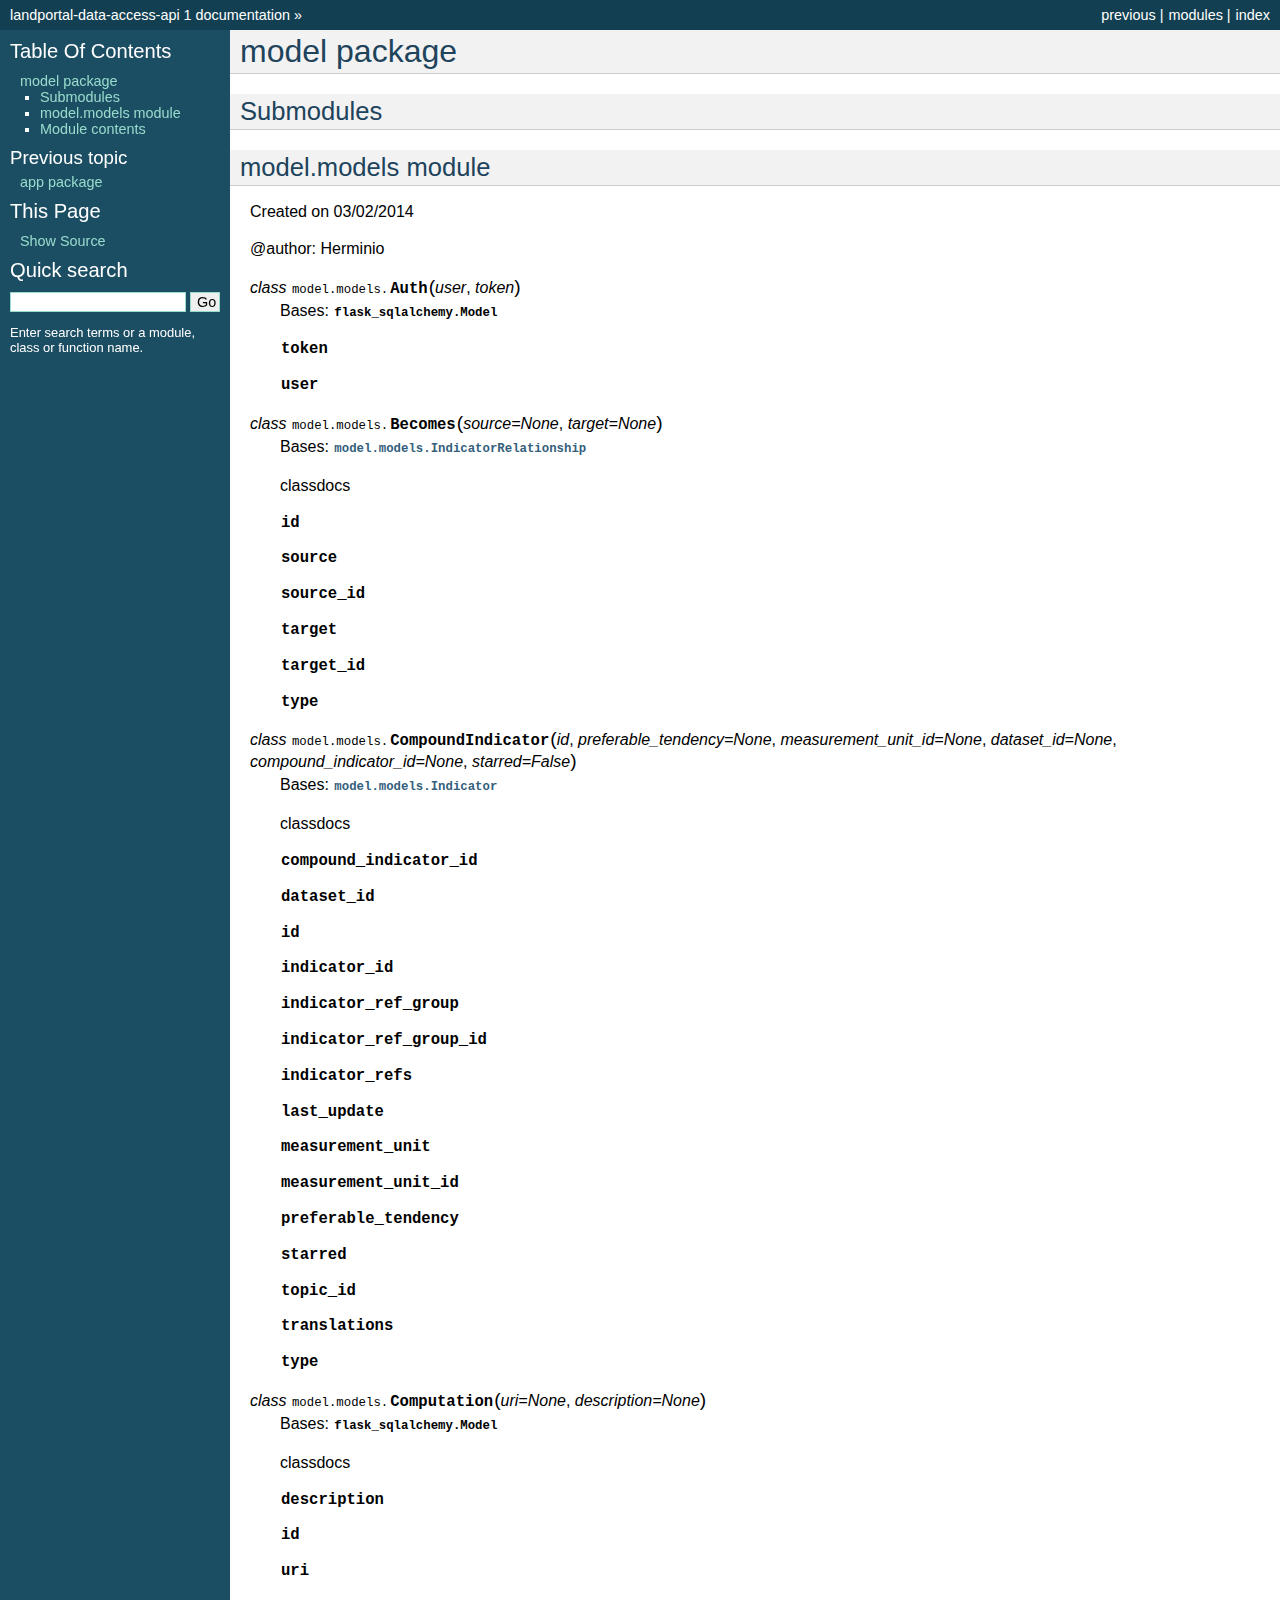
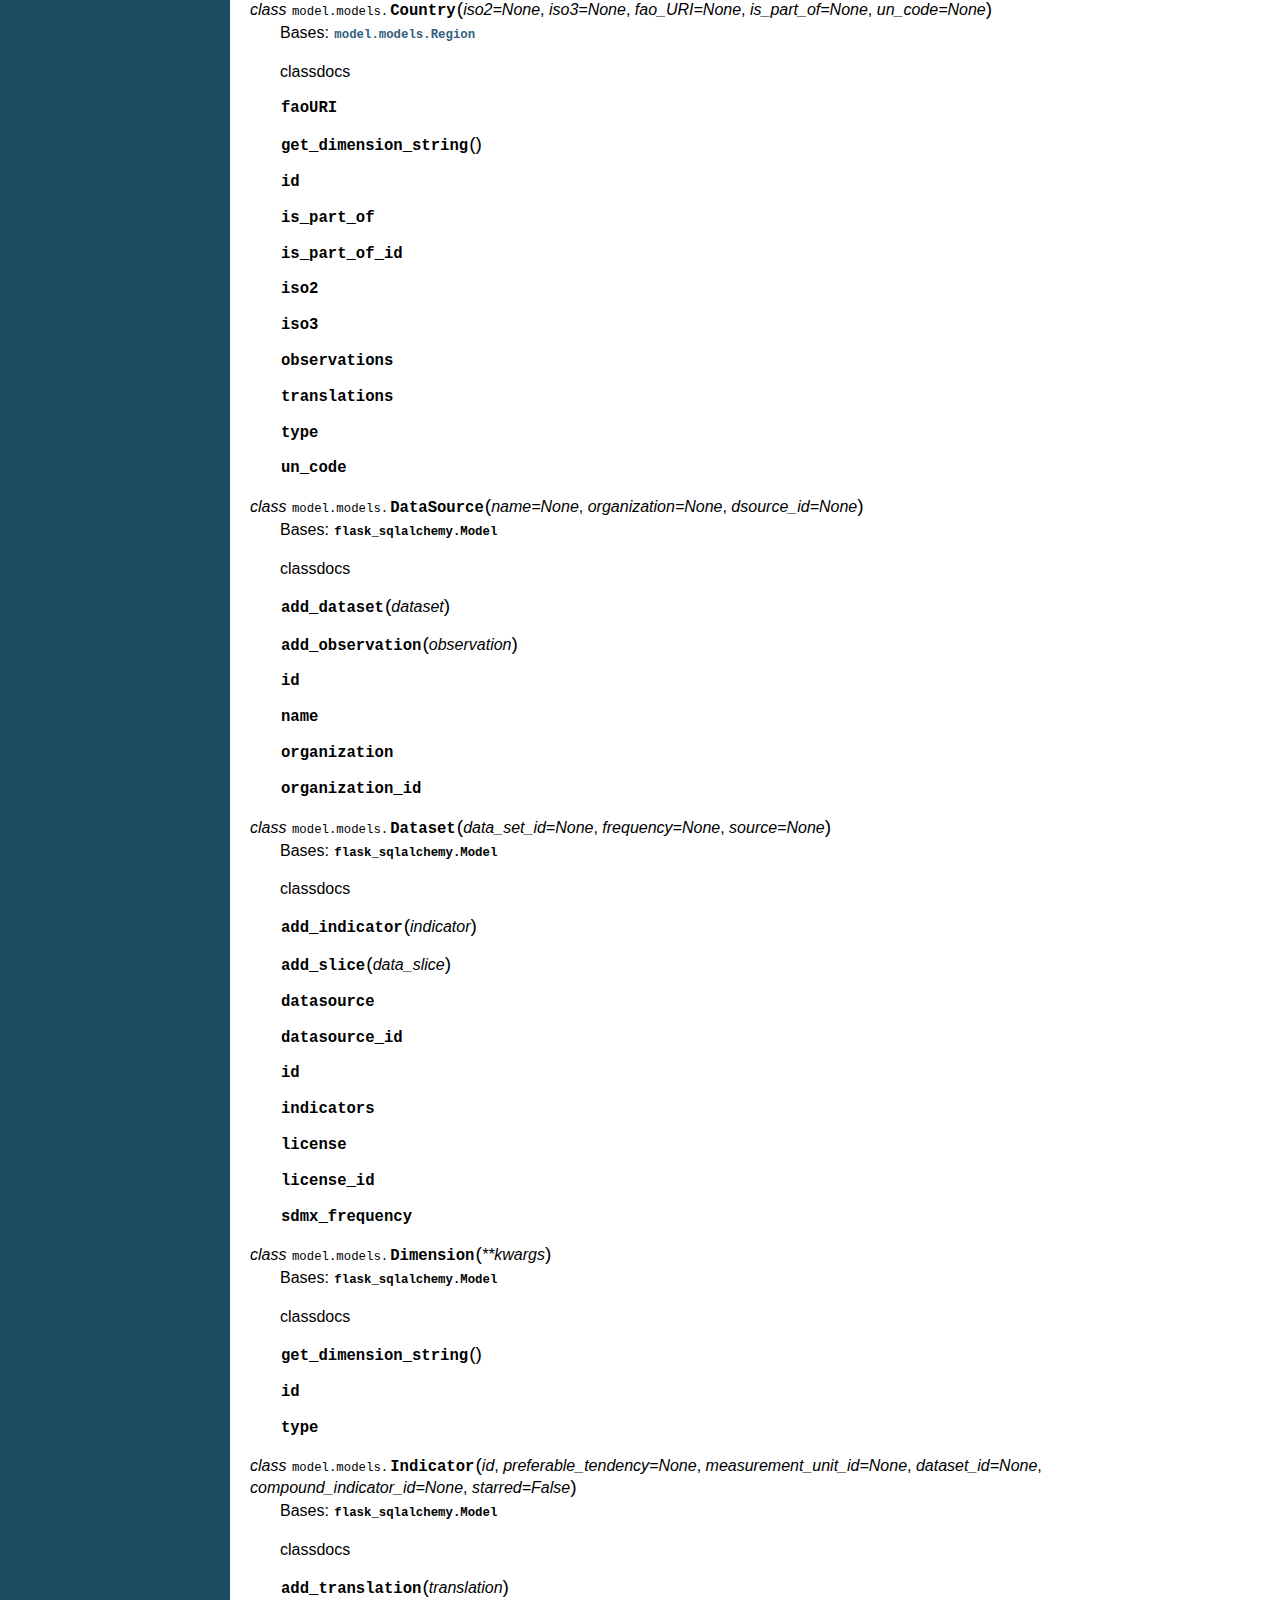
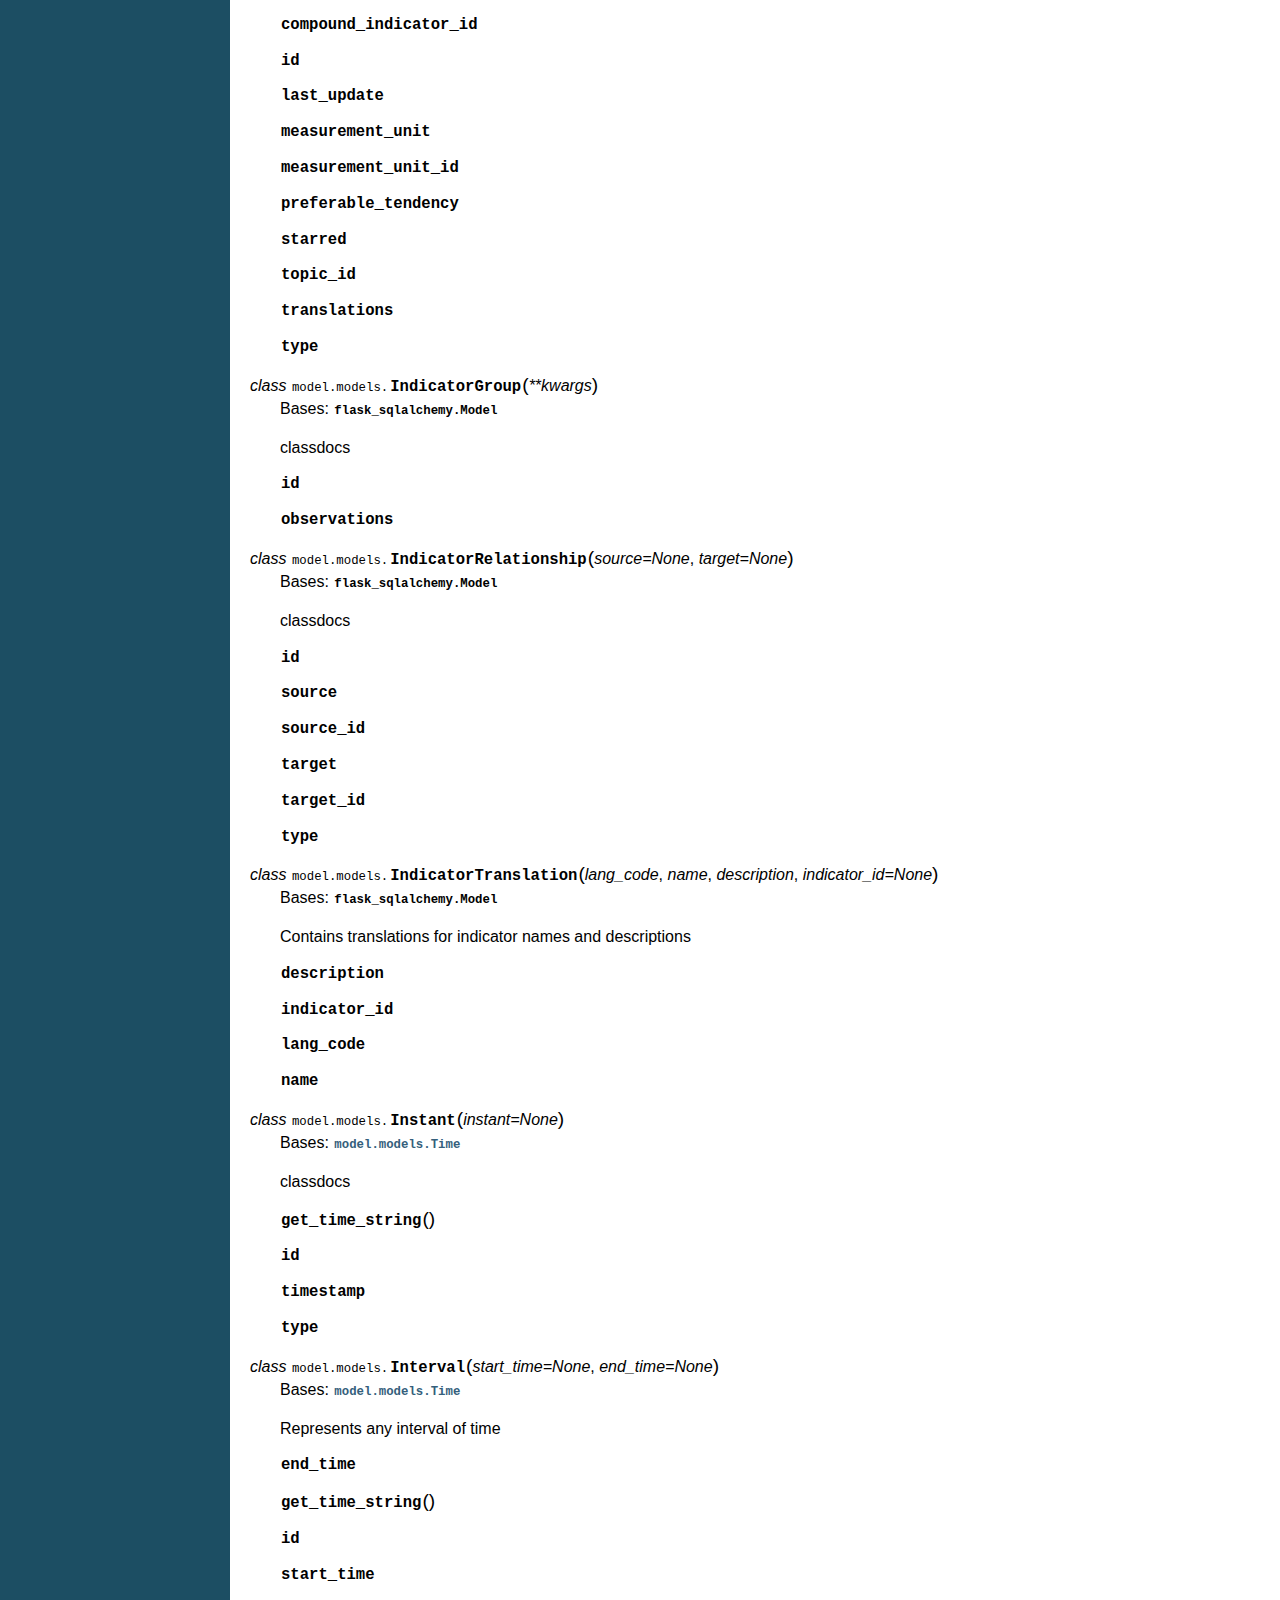
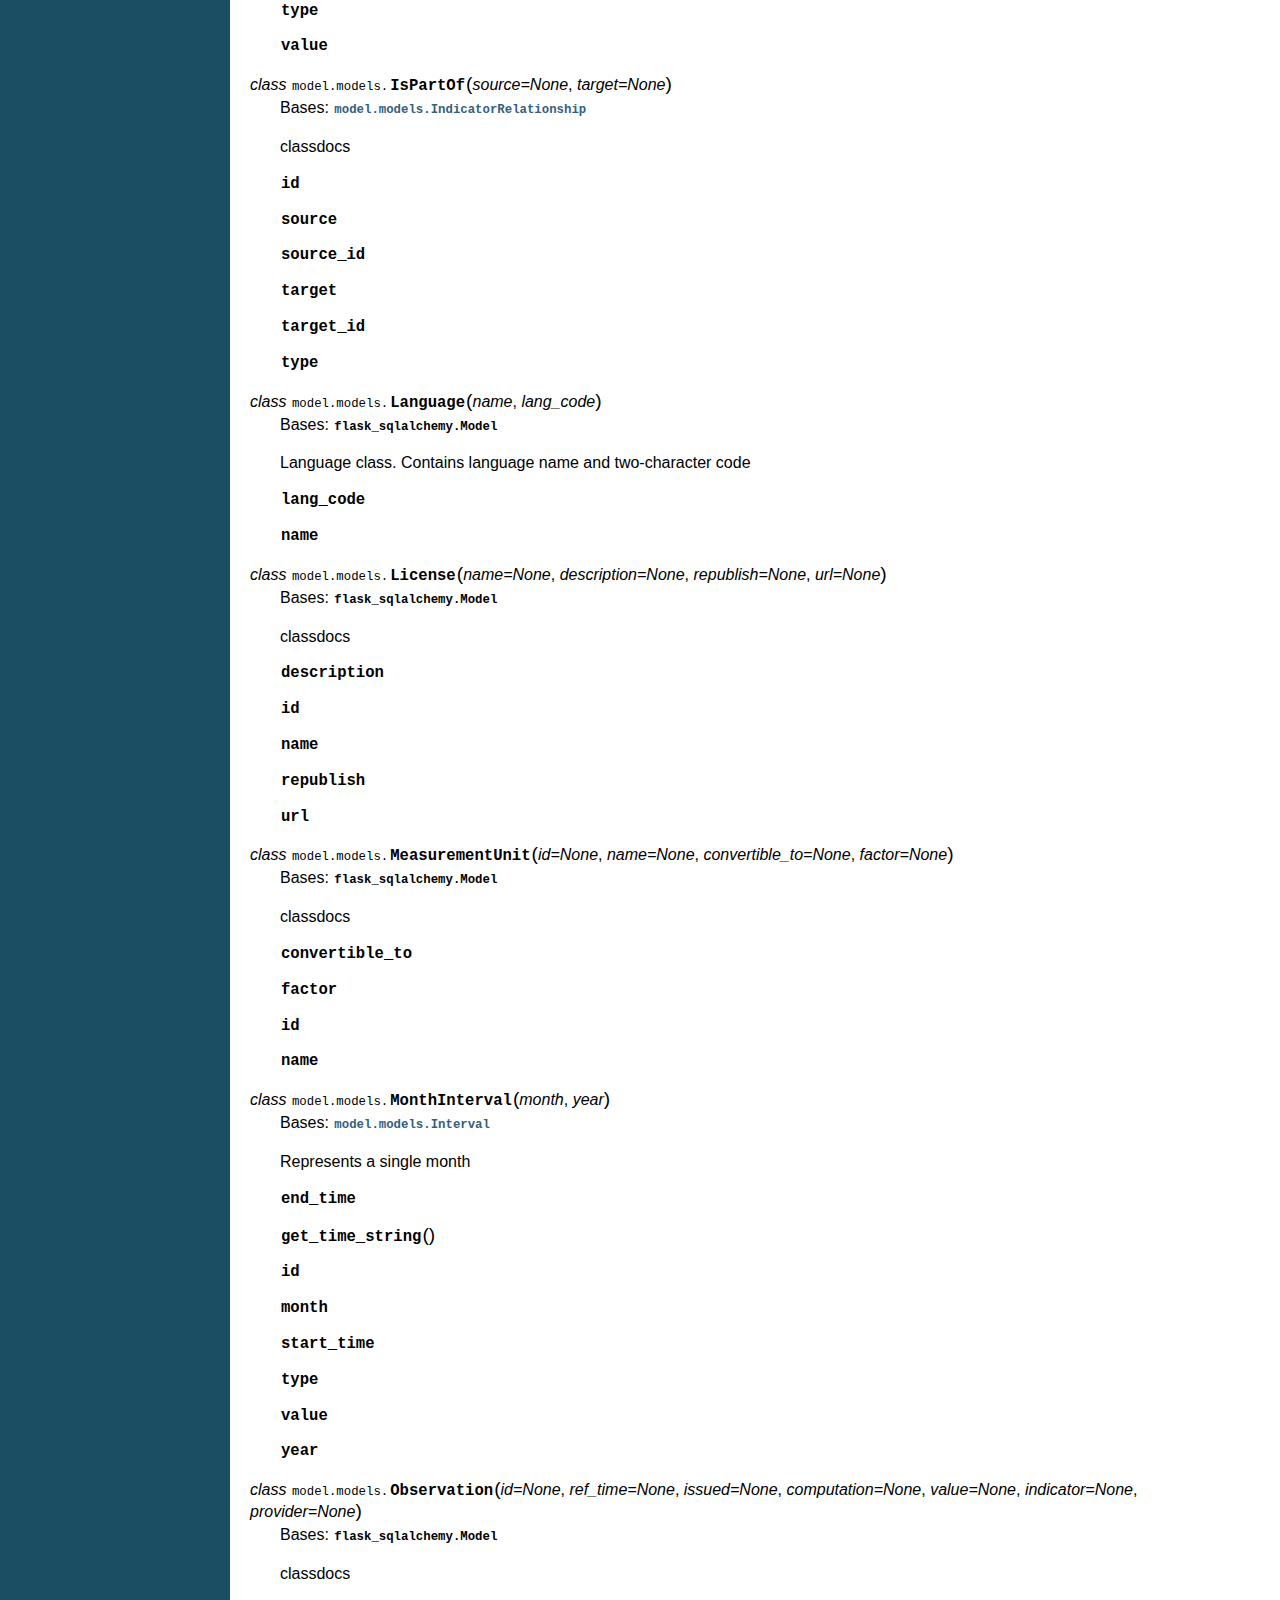
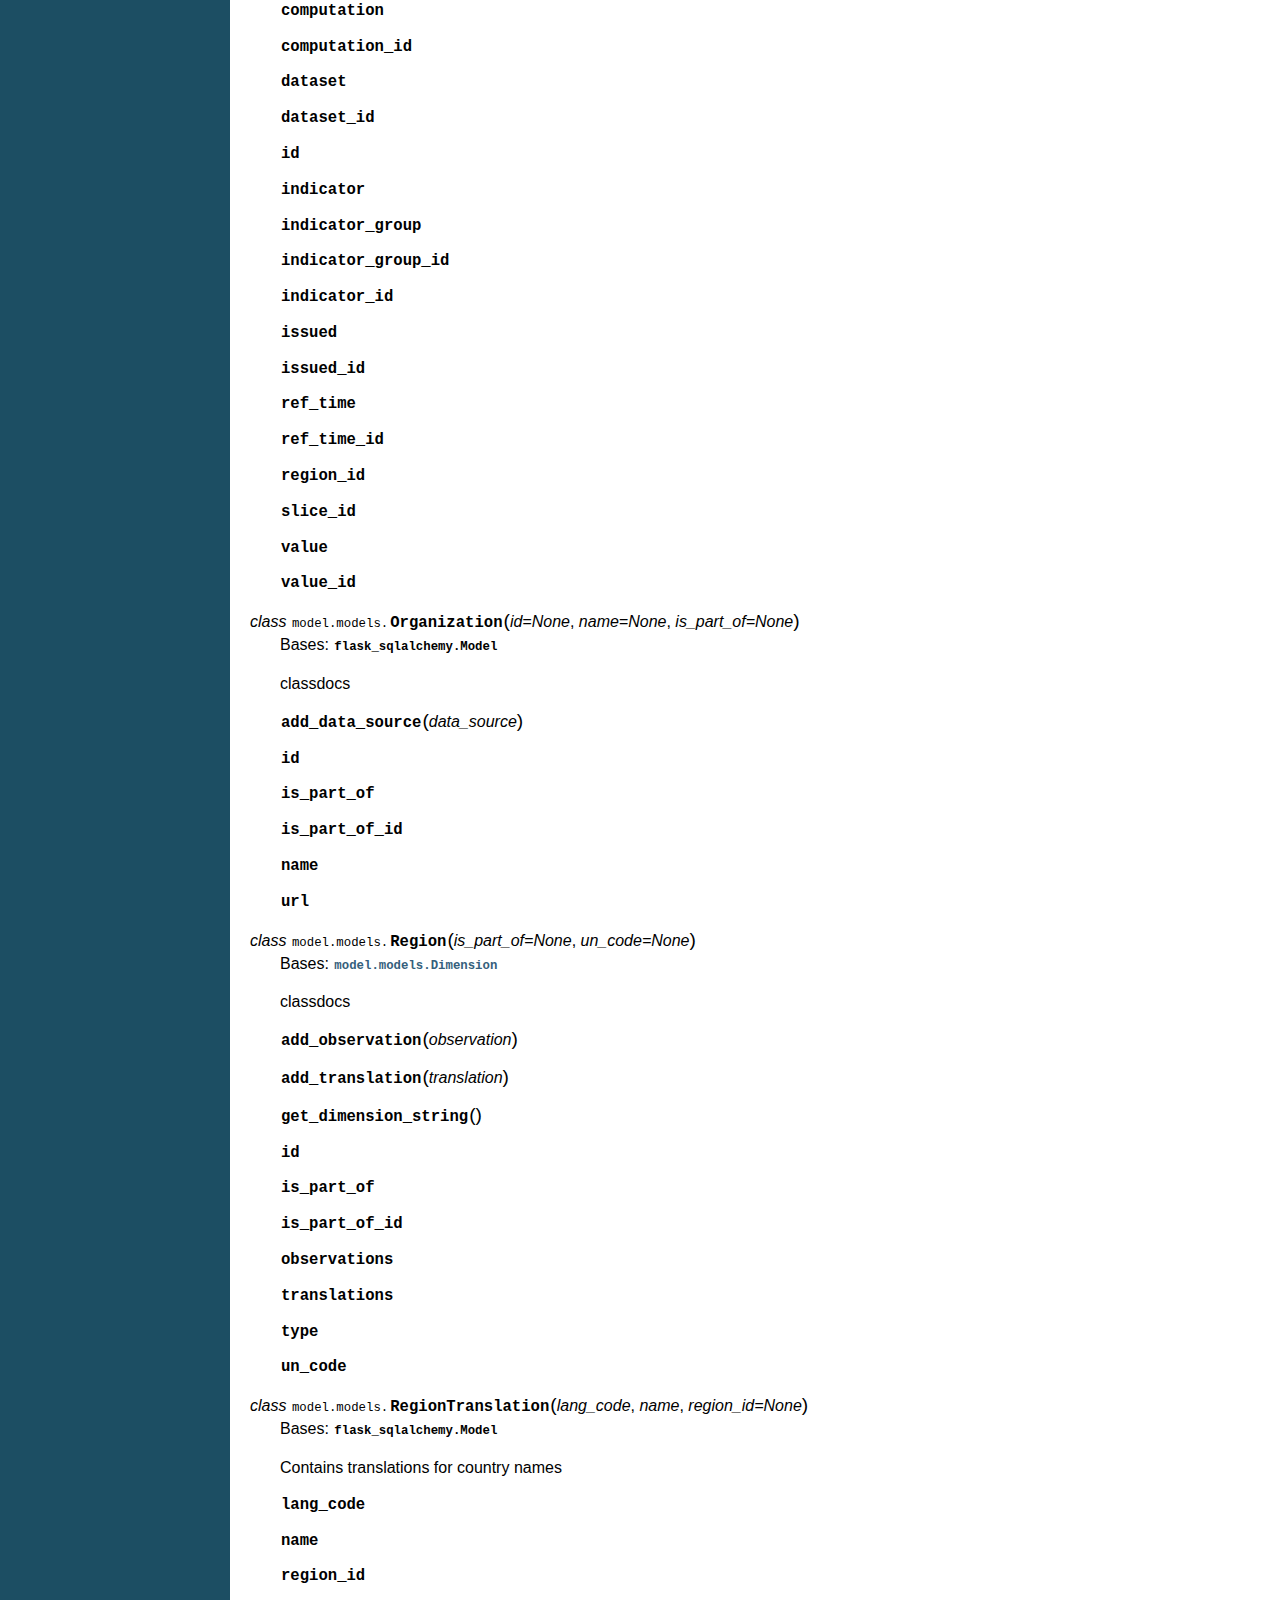
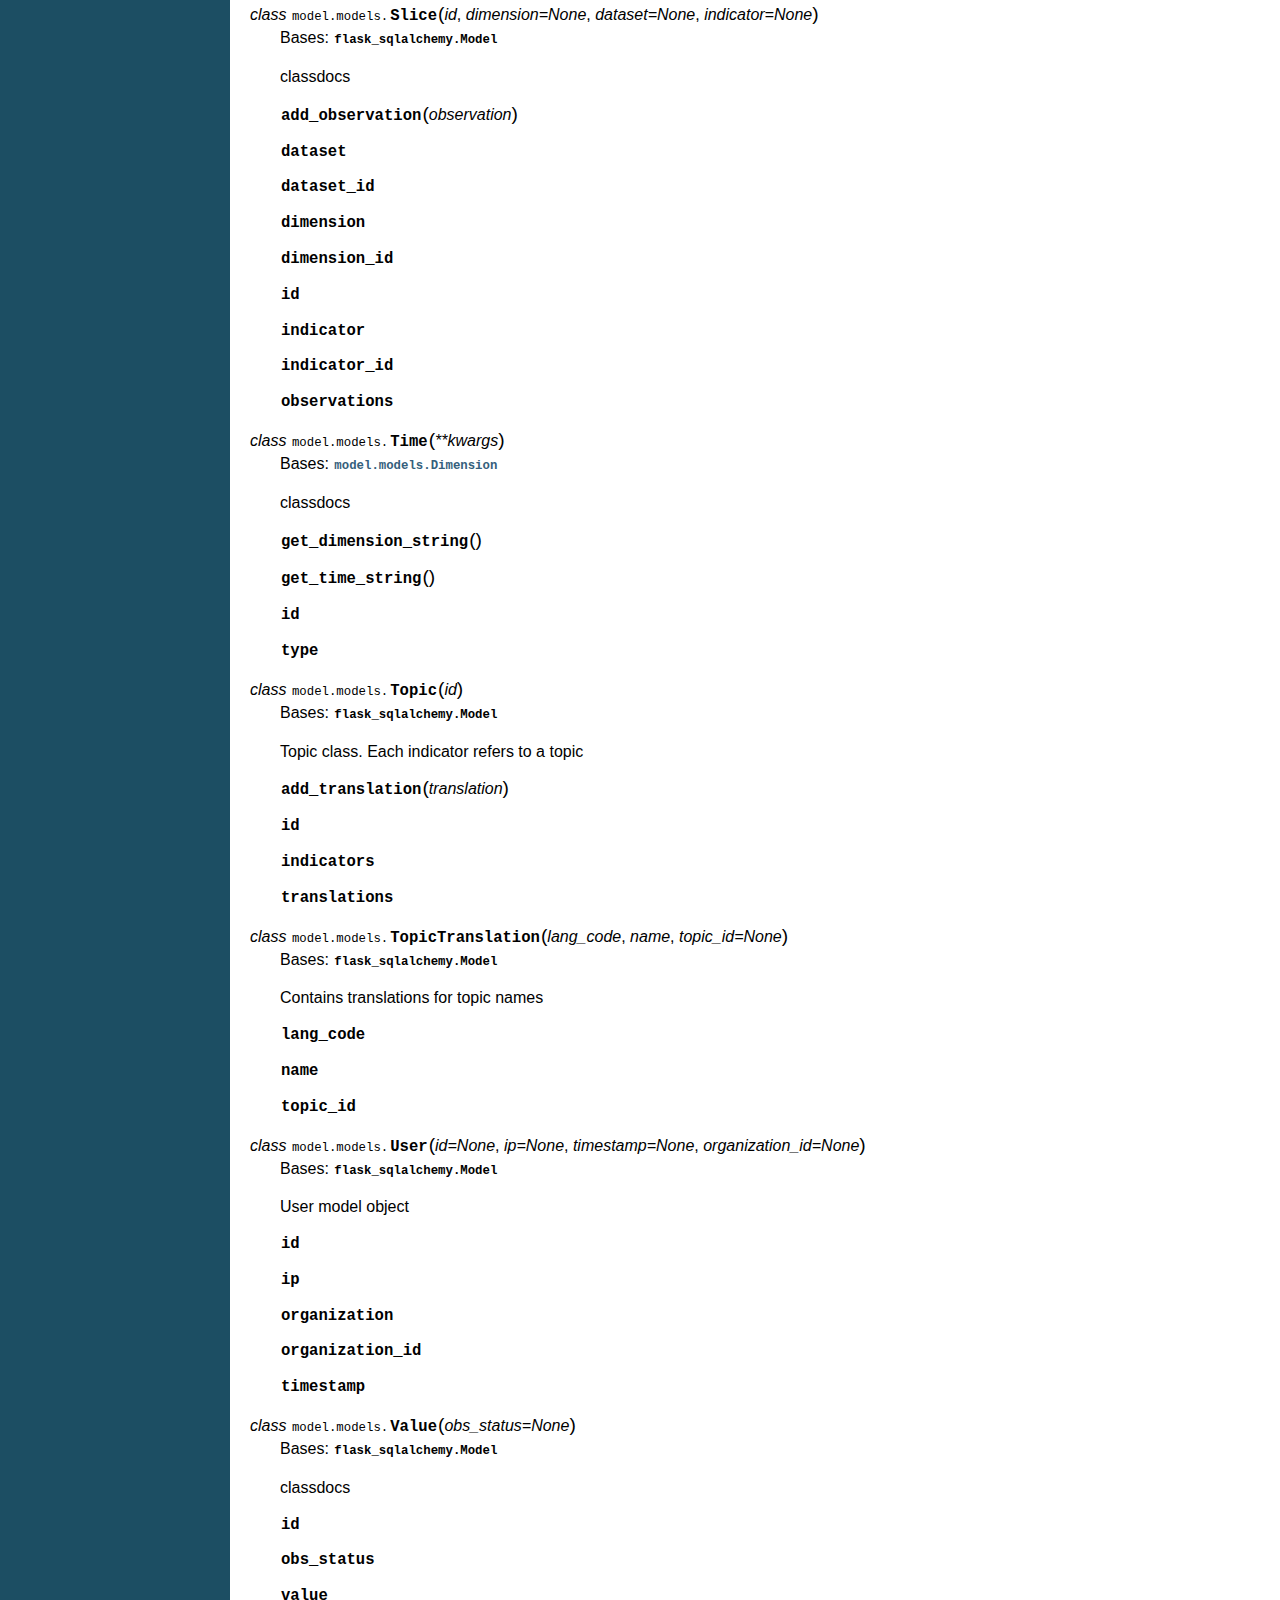
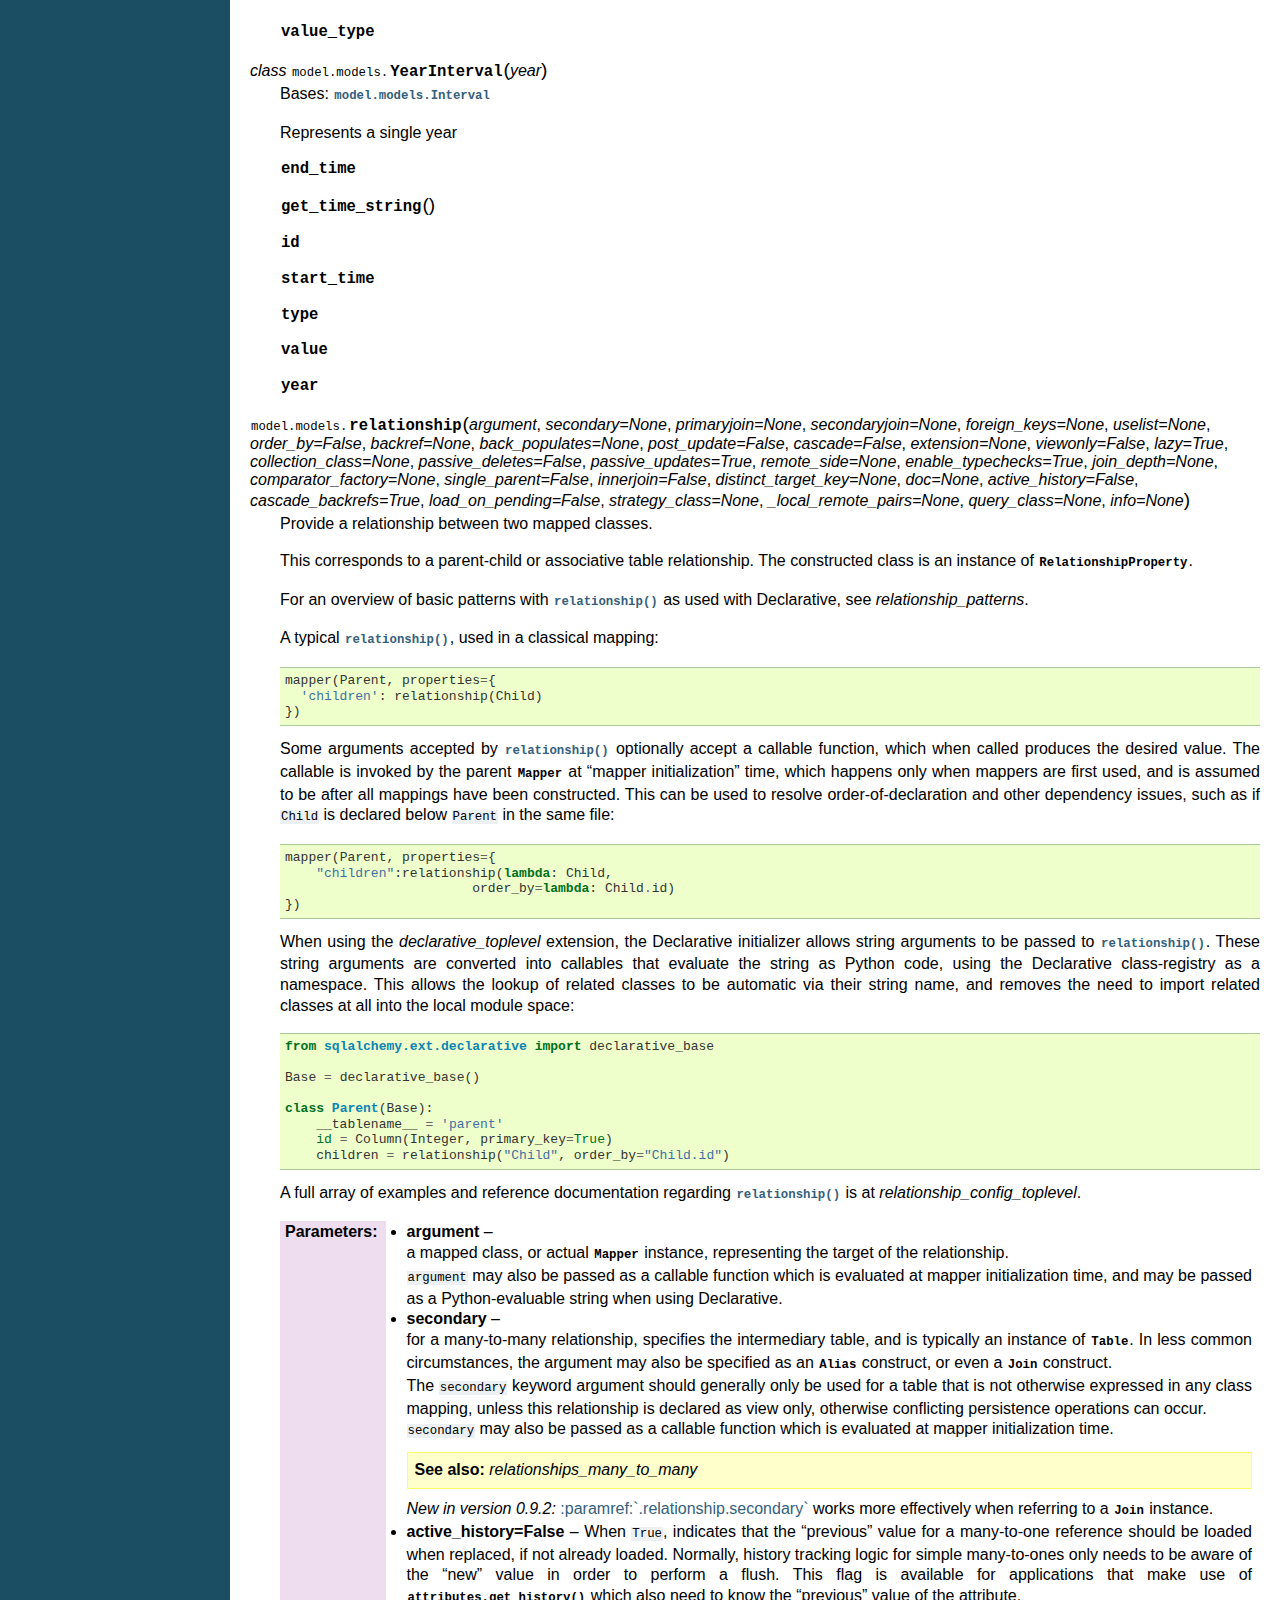
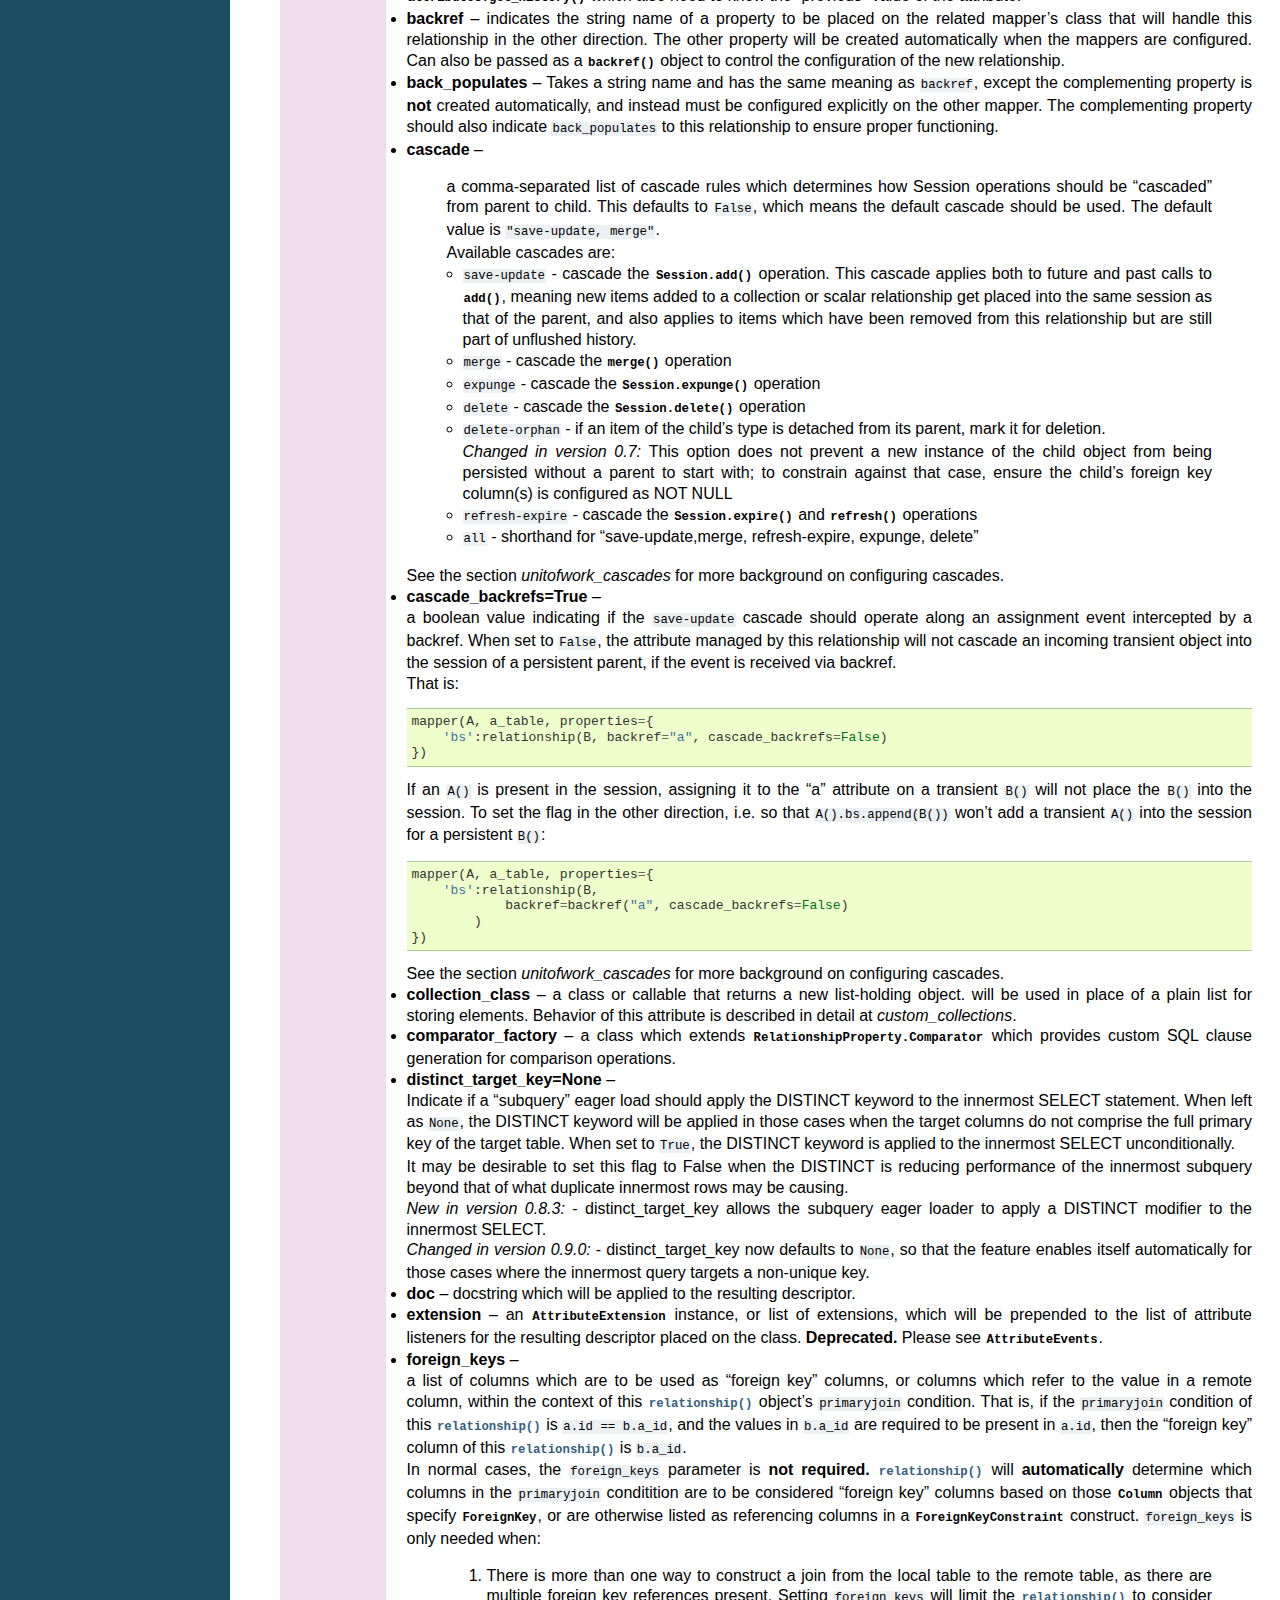
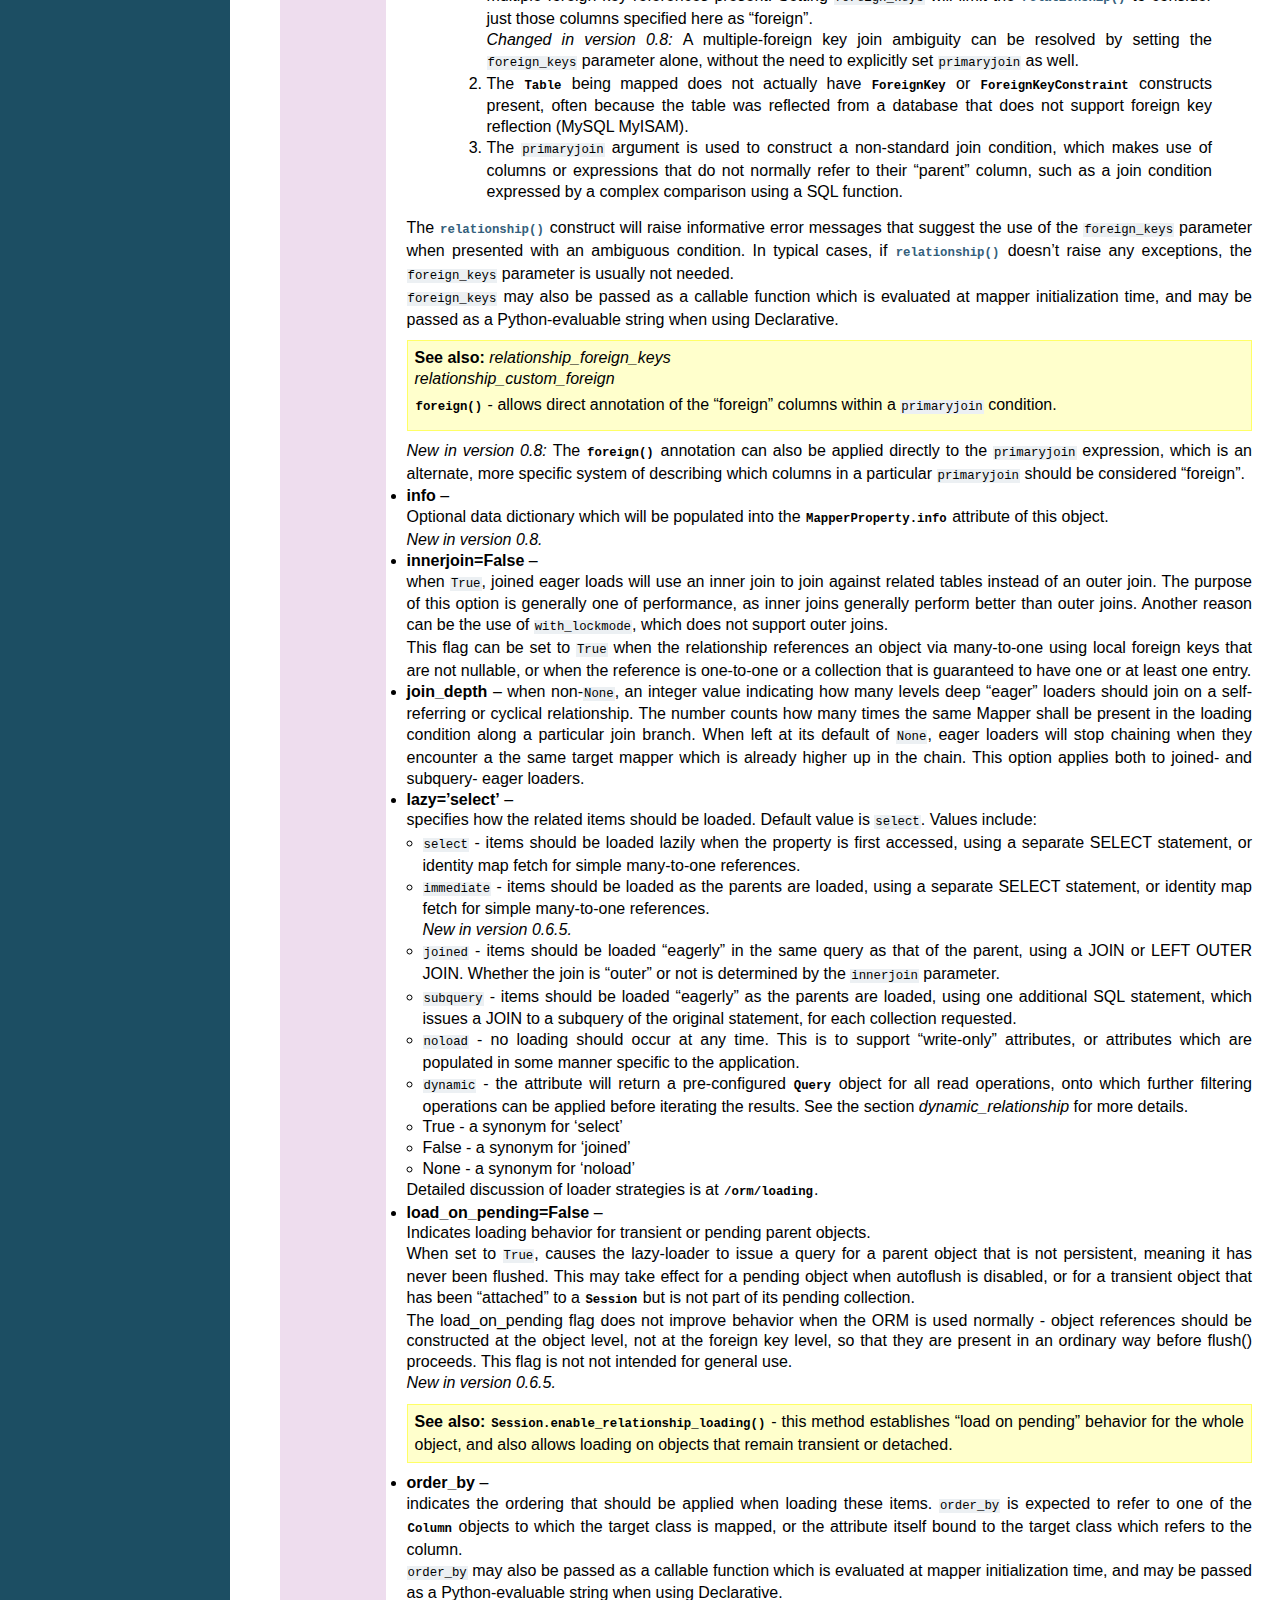
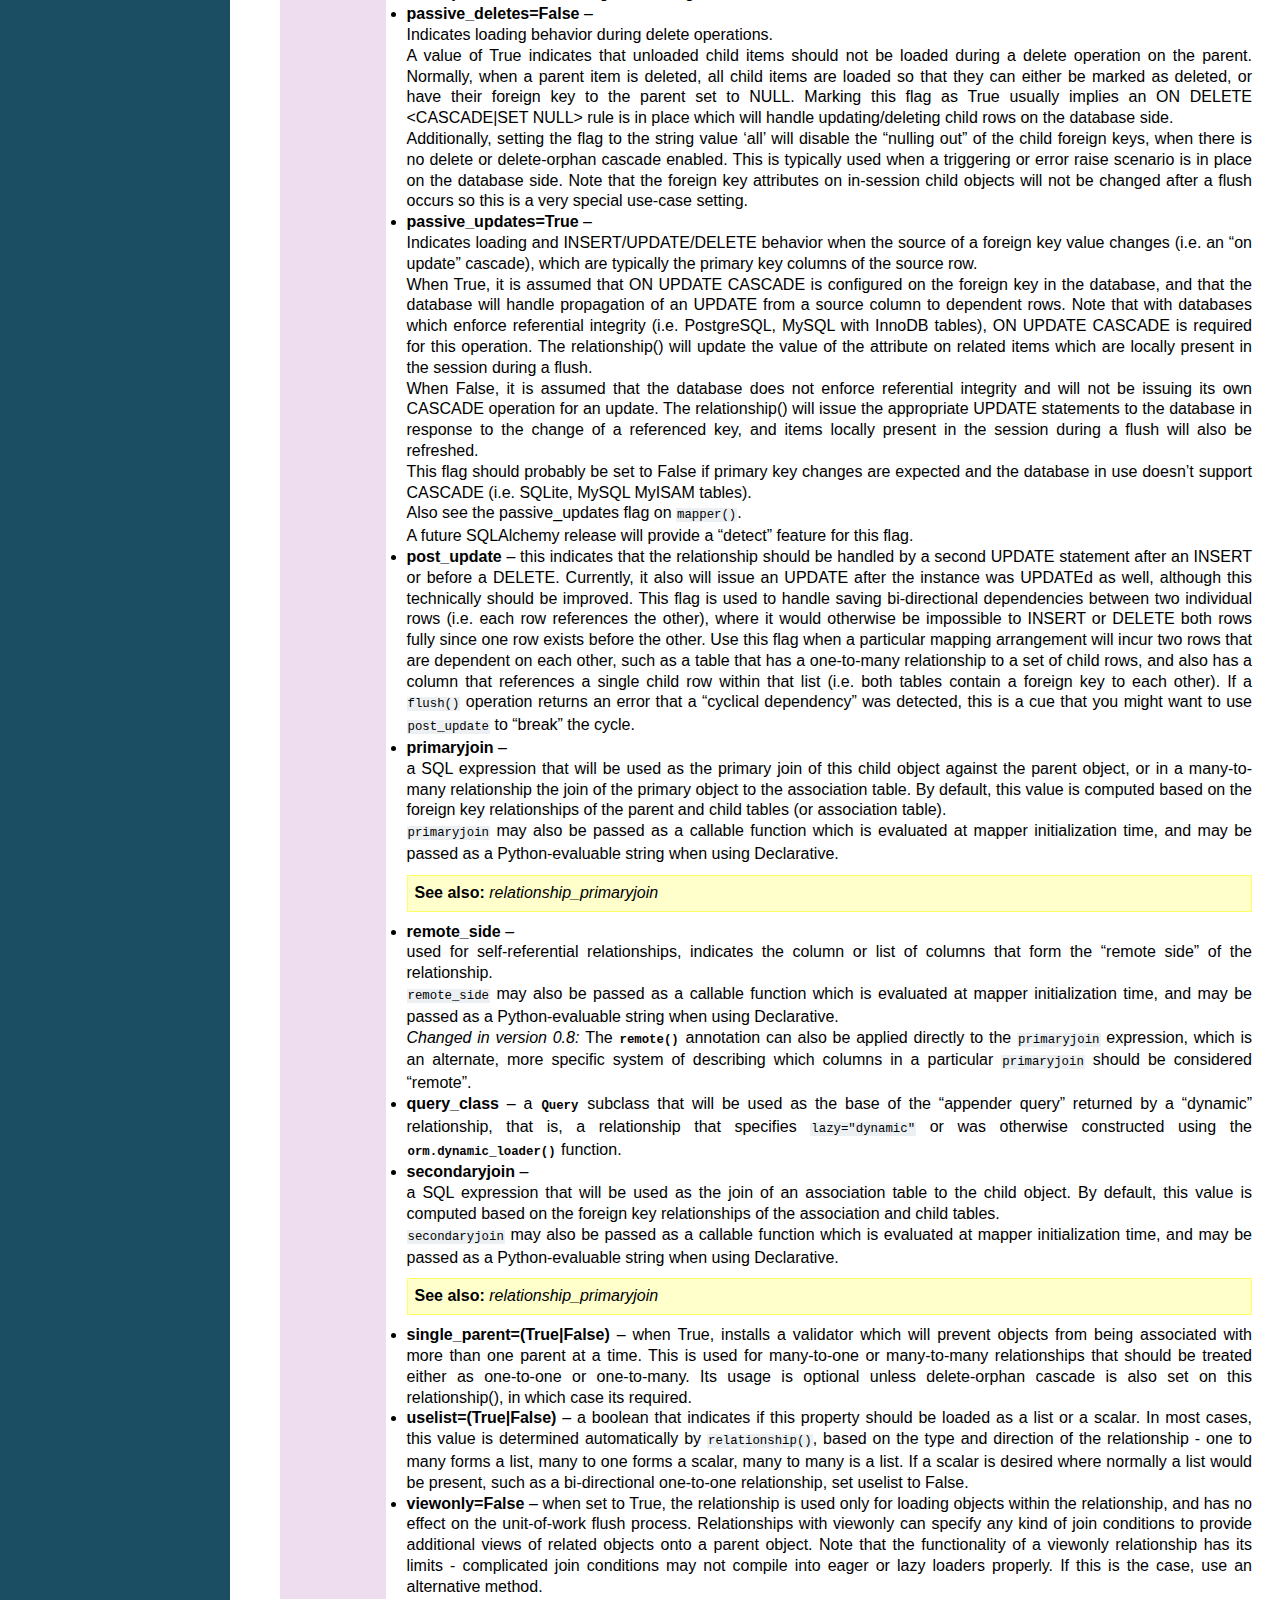
<file: model.html>
<!DOCTYPE html PUBLIC "-//W3C//DTD XHTML 1.0 Transitional//EN"
  "http://www.w3.org/TR/xhtml1/DTD/xhtml1-transitional.dtd">


<html xmlns="http://www.w3.org/1999/xhtml">
  <head>
    <meta http-equiv="Content-Type" content="text/html; charset=utf-8" />
    
    <title>model package &mdash; landportal-data-access-api 1 documentation</title>
    
    <link rel="stylesheet" href="_static/default.css" type="text/css" />
    <link rel="stylesheet" href="_static/pygments.css" type="text/css" />
    
    <script type="text/javascript">
      var DOCUMENTATION_OPTIONS = {
        URL_ROOT:    './',
        VERSION:     '1',
        COLLAPSE_INDEX: false,
        FILE_SUFFIX: '.html',
        HAS_SOURCE:  true
      };
    </script>
    <script type="text/javascript" src="_static/jquery.js"></script>
    <script type="text/javascript" src="_static/underscore.js"></script>
    <script type="text/javascript" src="_static/doctools.js"></script>
    <link rel="top" title="landportal-data-access-api 1 documentation" href="index.html" />
    <link rel="prev" title="app package" href="app.html" /> 
  </head>
  <body>
    <div class="related">
      <h3>Navigation</h3>
      <ul>
        <li class="right" style="margin-right: 10px">
          <a href="genindex.html" title="General Index"
             accesskey="I">index</a></li>
        <li class="right" >
          <a href="py-modindex.html" title="Python Module Index"
             >modules</a> |</li>
        <li class="right" >
          <a href="app.html" title="app package"
             accesskey="P">previous</a> |</li>
        <li><a href="index.html">landportal-data-access-api 1 documentation</a> &raquo;</li> 
      </ul>
    </div>  

    <div class="document">
      <div class="documentwrapper">
        <div class="bodywrapper">
          <div class="body">
            
  <div class="section" id="model-package">
<h1>model package<a class="headerlink" href="#model-package" title="Permalink to this headline">¶</a></h1>
<div class="section" id="submodules">
<h2>Submodules<a class="headerlink" href="#submodules" title="Permalink to this headline">¶</a></h2>
</div>
<div class="section" id="module-model.models">
<span id="model-models-module"></span><h2>model.models module<a class="headerlink" href="#module-model.models" title="Permalink to this headline">¶</a></h2>
<p>Created on 03/02/2014</p>
<p>&#64;author: Herminio</p>
<dl class="class">
<dt id="model.models.Auth">
<em class="property">class </em><tt class="descclassname">model.models.</tt><tt class="descname">Auth</tt><big>(</big><em>user</em>, <em>token</em><big>)</big><a class="headerlink" href="#model.models.Auth" title="Permalink to this definition">¶</a></dt>
<dd><p>Bases: <tt class="xref py py-class docutils literal"><span class="pre">flask_sqlalchemy.Model</span></tt></p>
<dl class="attribute">
<dt id="model.models.Auth.token">
<tt class="descname">token</tt><a class="headerlink" href="#model.models.Auth.token" title="Permalink to this definition">¶</a></dt>
<dd></dd></dl>

<dl class="attribute">
<dt id="model.models.Auth.user">
<tt class="descname">user</tt><a class="headerlink" href="#model.models.Auth.user" title="Permalink to this definition">¶</a></dt>
<dd></dd></dl>

</dd></dl>

<dl class="class">
<dt id="model.models.Becomes">
<em class="property">class </em><tt class="descclassname">model.models.</tt><tt class="descname">Becomes</tt><big>(</big><em>source=None</em>, <em>target=None</em><big>)</big><a class="headerlink" href="#model.models.Becomes" title="Permalink to this definition">¶</a></dt>
<dd><p>Bases: <a class="reference internal" href="#model.models.IndicatorRelationship" title="model.models.IndicatorRelationship"><tt class="xref py py-class docutils literal"><span class="pre">model.models.IndicatorRelationship</span></tt></a></p>
<p>classdocs</p>
<dl class="attribute">
<dt id="model.models.Becomes.id">
<tt class="descname">id</tt><a class="headerlink" href="#model.models.Becomes.id" title="Permalink to this definition">¶</a></dt>
<dd></dd></dl>

<dl class="attribute">
<dt id="model.models.Becomes.source">
<tt class="descname">source</tt><a class="headerlink" href="#model.models.Becomes.source" title="Permalink to this definition">¶</a></dt>
<dd></dd></dl>

<dl class="attribute">
<dt id="model.models.Becomes.source_id">
<tt class="descname">source_id</tt><a class="headerlink" href="#model.models.Becomes.source_id" title="Permalink to this definition">¶</a></dt>
<dd></dd></dl>

<dl class="attribute">
<dt id="model.models.Becomes.target">
<tt class="descname">target</tt><a class="headerlink" href="#model.models.Becomes.target" title="Permalink to this definition">¶</a></dt>
<dd></dd></dl>

<dl class="attribute">
<dt id="model.models.Becomes.target_id">
<tt class="descname">target_id</tt><a class="headerlink" href="#model.models.Becomes.target_id" title="Permalink to this definition">¶</a></dt>
<dd></dd></dl>

<dl class="attribute">
<dt id="model.models.Becomes.type">
<tt class="descname">type</tt><a class="headerlink" href="#model.models.Becomes.type" title="Permalink to this definition">¶</a></dt>
<dd></dd></dl>

</dd></dl>

<dl class="class">
<dt id="model.models.CompoundIndicator">
<em class="property">class </em><tt class="descclassname">model.models.</tt><tt class="descname">CompoundIndicator</tt><big>(</big><em>id</em>, <em>preferable_tendency=None</em>, <em>measurement_unit_id=None</em>, <em>dataset_id=None</em>, <em>compound_indicator_id=None</em>, <em>starred=False</em><big>)</big><a class="headerlink" href="#model.models.CompoundIndicator" title="Permalink to this definition">¶</a></dt>
<dd><p>Bases: <a class="reference internal" href="#model.models.Indicator" title="model.models.Indicator"><tt class="xref py py-class docutils literal"><span class="pre">model.models.Indicator</span></tt></a></p>
<p>classdocs</p>
<dl class="attribute">
<dt id="model.models.CompoundIndicator.compound_indicator_id">
<tt class="descname">compound_indicator_id</tt><a class="headerlink" href="#model.models.CompoundIndicator.compound_indicator_id" title="Permalink to this definition">¶</a></dt>
<dd></dd></dl>

<dl class="attribute">
<dt id="model.models.CompoundIndicator.dataset_id">
<tt class="descname">dataset_id</tt><a class="headerlink" href="#model.models.CompoundIndicator.dataset_id" title="Permalink to this definition">¶</a></dt>
<dd></dd></dl>

<dl class="attribute">
<dt id="model.models.CompoundIndicator.id">
<tt class="descname">id</tt><a class="headerlink" href="#model.models.CompoundIndicator.id" title="Permalink to this definition">¶</a></dt>
<dd></dd></dl>

<dl class="attribute">
<dt id="model.models.CompoundIndicator.indicator_id">
<tt class="descname">indicator_id</tt><a class="headerlink" href="#model.models.CompoundIndicator.indicator_id" title="Permalink to this definition">¶</a></dt>
<dd></dd></dl>

<dl class="attribute">
<dt id="model.models.CompoundIndicator.indicator_ref_group">
<tt class="descname">indicator_ref_group</tt><a class="headerlink" href="#model.models.CompoundIndicator.indicator_ref_group" title="Permalink to this definition">¶</a></dt>
<dd></dd></dl>

<dl class="attribute">
<dt id="model.models.CompoundIndicator.indicator_ref_group_id">
<tt class="descname">indicator_ref_group_id</tt><a class="headerlink" href="#model.models.CompoundIndicator.indicator_ref_group_id" title="Permalink to this definition">¶</a></dt>
<dd></dd></dl>

<dl class="attribute">
<dt id="model.models.CompoundIndicator.indicator_refs">
<tt class="descname">indicator_refs</tt><a class="headerlink" href="#model.models.CompoundIndicator.indicator_refs" title="Permalink to this definition">¶</a></dt>
<dd></dd></dl>

<dl class="attribute">
<dt id="model.models.CompoundIndicator.last_update">
<tt class="descname">last_update</tt><a class="headerlink" href="#model.models.CompoundIndicator.last_update" title="Permalink to this definition">¶</a></dt>
<dd></dd></dl>

<dl class="attribute">
<dt id="model.models.CompoundIndicator.measurement_unit">
<tt class="descname">measurement_unit</tt><a class="headerlink" href="#model.models.CompoundIndicator.measurement_unit" title="Permalink to this definition">¶</a></dt>
<dd></dd></dl>

<dl class="attribute">
<dt id="model.models.CompoundIndicator.measurement_unit_id">
<tt class="descname">measurement_unit_id</tt><a class="headerlink" href="#model.models.CompoundIndicator.measurement_unit_id" title="Permalink to this definition">¶</a></dt>
<dd></dd></dl>

<dl class="attribute">
<dt id="model.models.CompoundIndicator.preferable_tendency">
<tt class="descname">preferable_tendency</tt><a class="headerlink" href="#model.models.CompoundIndicator.preferable_tendency" title="Permalink to this definition">¶</a></dt>
<dd></dd></dl>

<dl class="attribute">
<dt id="model.models.CompoundIndicator.starred">
<tt class="descname">starred</tt><a class="headerlink" href="#model.models.CompoundIndicator.starred" title="Permalink to this definition">¶</a></dt>
<dd></dd></dl>

<dl class="attribute">
<dt id="model.models.CompoundIndicator.topic_id">
<tt class="descname">topic_id</tt><a class="headerlink" href="#model.models.CompoundIndicator.topic_id" title="Permalink to this definition">¶</a></dt>
<dd></dd></dl>

<dl class="attribute">
<dt id="model.models.CompoundIndicator.translations">
<tt class="descname">translations</tt><a class="headerlink" href="#model.models.CompoundIndicator.translations" title="Permalink to this definition">¶</a></dt>
<dd></dd></dl>

<dl class="attribute">
<dt id="model.models.CompoundIndicator.type">
<tt class="descname">type</tt><a class="headerlink" href="#model.models.CompoundIndicator.type" title="Permalink to this definition">¶</a></dt>
<dd></dd></dl>

</dd></dl>

<dl class="class">
<dt id="model.models.Computation">
<em class="property">class </em><tt class="descclassname">model.models.</tt><tt class="descname">Computation</tt><big>(</big><em>uri=None</em>, <em>description=None</em><big>)</big><a class="headerlink" href="#model.models.Computation" title="Permalink to this definition">¶</a></dt>
<dd><p>Bases: <tt class="xref py py-class docutils literal"><span class="pre">flask_sqlalchemy.Model</span></tt></p>
<p>classdocs</p>
<dl class="attribute">
<dt id="model.models.Computation.description">
<tt class="descname">description</tt><a class="headerlink" href="#model.models.Computation.description" title="Permalink to this definition">¶</a></dt>
<dd></dd></dl>

<dl class="attribute">
<dt id="model.models.Computation.id">
<tt class="descname">id</tt><a class="headerlink" href="#model.models.Computation.id" title="Permalink to this definition">¶</a></dt>
<dd></dd></dl>

<dl class="attribute">
<dt id="model.models.Computation.uri">
<tt class="descname">uri</tt><a class="headerlink" href="#model.models.Computation.uri" title="Permalink to this definition">¶</a></dt>
<dd></dd></dl>

</dd></dl>

<dl class="class">
<dt id="model.models.Country">
<em class="property">class </em><tt class="descclassname">model.models.</tt><tt class="descname">Country</tt><big>(</big><em>iso2=None</em>, <em>iso3=None</em>, <em>fao_URI=None</em>, <em>is_part_of=None</em>, <em>un_code=None</em><big>)</big><a class="headerlink" href="#model.models.Country" title="Permalink to this definition">¶</a></dt>
<dd><p>Bases: <a class="reference internal" href="#model.models.Region" title="model.models.Region"><tt class="xref py py-class docutils literal"><span class="pre">model.models.Region</span></tt></a></p>
<p>classdocs</p>
<dl class="attribute">
<dt id="model.models.Country.faoURI">
<tt class="descname">faoURI</tt><a class="headerlink" href="#model.models.Country.faoURI" title="Permalink to this definition">¶</a></dt>
<dd></dd></dl>

<dl class="method">
<dt id="model.models.Country.get_dimension_string">
<tt class="descname">get_dimension_string</tt><big>(</big><big>)</big><a class="headerlink" href="#model.models.Country.get_dimension_string" title="Permalink to this definition">¶</a></dt>
<dd></dd></dl>

<dl class="attribute">
<dt id="model.models.Country.id">
<tt class="descname">id</tt><a class="headerlink" href="#model.models.Country.id" title="Permalink to this definition">¶</a></dt>
<dd></dd></dl>

<dl class="attribute">
<dt id="model.models.Country.is_part_of">
<tt class="descname">is_part_of</tt><a class="headerlink" href="#model.models.Country.is_part_of" title="Permalink to this definition">¶</a></dt>
<dd></dd></dl>

<dl class="attribute">
<dt id="model.models.Country.is_part_of_id">
<tt class="descname">is_part_of_id</tt><a class="headerlink" href="#model.models.Country.is_part_of_id" title="Permalink to this definition">¶</a></dt>
<dd></dd></dl>

<dl class="attribute">
<dt id="model.models.Country.iso2">
<tt class="descname">iso2</tt><a class="headerlink" href="#model.models.Country.iso2" title="Permalink to this definition">¶</a></dt>
<dd></dd></dl>

<dl class="attribute">
<dt id="model.models.Country.iso3">
<tt class="descname">iso3</tt><a class="headerlink" href="#model.models.Country.iso3" title="Permalink to this definition">¶</a></dt>
<dd></dd></dl>

<dl class="attribute">
<dt id="model.models.Country.observations">
<tt class="descname">observations</tt><a class="headerlink" href="#model.models.Country.observations" title="Permalink to this definition">¶</a></dt>
<dd></dd></dl>

<dl class="attribute">
<dt id="model.models.Country.translations">
<tt class="descname">translations</tt><a class="headerlink" href="#model.models.Country.translations" title="Permalink to this definition">¶</a></dt>
<dd></dd></dl>

<dl class="attribute">
<dt id="model.models.Country.type">
<tt class="descname">type</tt><a class="headerlink" href="#model.models.Country.type" title="Permalink to this definition">¶</a></dt>
<dd></dd></dl>

<dl class="attribute">
<dt id="model.models.Country.un_code">
<tt class="descname">un_code</tt><a class="headerlink" href="#model.models.Country.un_code" title="Permalink to this definition">¶</a></dt>
<dd></dd></dl>

</dd></dl>

<dl class="class">
<dt id="model.models.DataSource">
<em class="property">class </em><tt class="descclassname">model.models.</tt><tt class="descname">DataSource</tt><big>(</big><em>name=None</em>, <em>organization=None</em>, <em>dsource_id=None</em><big>)</big><a class="headerlink" href="#model.models.DataSource" title="Permalink to this definition">¶</a></dt>
<dd><p>Bases: <tt class="xref py py-class docutils literal"><span class="pre">flask_sqlalchemy.Model</span></tt></p>
<p>classdocs</p>
<dl class="method">
<dt id="model.models.DataSource.add_dataset">
<tt class="descname">add_dataset</tt><big>(</big><em>dataset</em><big>)</big><a class="headerlink" href="#model.models.DataSource.add_dataset" title="Permalink to this definition">¶</a></dt>
<dd></dd></dl>

<dl class="method">
<dt id="model.models.DataSource.add_observation">
<tt class="descname">add_observation</tt><big>(</big><em>observation</em><big>)</big><a class="headerlink" href="#model.models.DataSource.add_observation" title="Permalink to this definition">¶</a></dt>
<dd></dd></dl>

<dl class="attribute">
<dt id="model.models.DataSource.id">
<tt class="descname">id</tt><a class="headerlink" href="#model.models.DataSource.id" title="Permalink to this definition">¶</a></dt>
<dd></dd></dl>

<dl class="attribute">
<dt id="model.models.DataSource.name">
<tt class="descname">name</tt><a class="headerlink" href="#model.models.DataSource.name" title="Permalink to this definition">¶</a></dt>
<dd></dd></dl>

<dl class="attribute">
<dt id="model.models.DataSource.organization">
<tt class="descname">organization</tt><a class="headerlink" href="#model.models.DataSource.organization" title="Permalink to this definition">¶</a></dt>
<dd></dd></dl>

<dl class="attribute">
<dt id="model.models.DataSource.organization_id">
<tt class="descname">organization_id</tt><a class="headerlink" href="#model.models.DataSource.organization_id" title="Permalink to this definition">¶</a></dt>
<dd></dd></dl>

</dd></dl>

<dl class="class">
<dt id="model.models.Dataset">
<em class="property">class </em><tt class="descclassname">model.models.</tt><tt class="descname">Dataset</tt><big>(</big><em>data_set_id=None</em>, <em>frequency=None</em>, <em>source=None</em><big>)</big><a class="headerlink" href="#model.models.Dataset" title="Permalink to this definition">¶</a></dt>
<dd><p>Bases: <tt class="xref py py-class docutils literal"><span class="pre">flask_sqlalchemy.Model</span></tt></p>
<p>classdocs</p>
<dl class="method">
<dt id="model.models.Dataset.add_indicator">
<tt class="descname">add_indicator</tt><big>(</big><em>indicator</em><big>)</big><a class="headerlink" href="#model.models.Dataset.add_indicator" title="Permalink to this definition">¶</a></dt>
<dd></dd></dl>

<dl class="method">
<dt id="model.models.Dataset.add_slice">
<tt class="descname">add_slice</tt><big>(</big><em>data_slice</em><big>)</big><a class="headerlink" href="#model.models.Dataset.add_slice" title="Permalink to this definition">¶</a></dt>
<dd></dd></dl>

<dl class="attribute">
<dt id="model.models.Dataset.datasource">
<tt class="descname">datasource</tt><a class="headerlink" href="#model.models.Dataset.datasource" title="Permalink to this definition">¶</a></dt>
<dd></dd></dl>

<dl class="attribute">
<dt id="model.models.Dataset.datasource_id">
<tt class="descname">datasource_id</tt><a class="headerlink" href="#model.models.Dataset.datasource_id" title="Permalink to this definition">¶</a></dt>
<dd></dd></dl>

<dl class="attribute">
<dt id="model.models.Dataset.id">
<tt class="descname">id</tt><a class="headerlink" href="#model.models.Dataset.id" title="Permalink to this definition">¶</a></dt>
<dd></dd></dl>

<dl class="attribute">
<dt id="model.models.Dataset.indicators">
<tt class="descname">indicators</tt><a class="headerlink" href="#model.models.Dataset.indicators" title="Permalink to this definition">¶</a></dt>
<dd></dd></dl>

<dl class="attribute">
<dt id="model.models.Dataset.license">
<tt class="descname">license</tt><a class="headerlink" href="#model.models.Dataset.license" title="Permalink to this definition">¶</a></dt>
<dd></dd></dl>

<dl class="attribute">
<dt id="model.models.Dataset.license_id">
<tt class="descname">license_id</tt><a class="headerlink" href="#model.models.Dataset.license_id" title="Permalink to this definition">¶</a></dt>
<dd></dd></dl>

<dl class="attribute">
<dt id="model.models.Dataset.sdmx_frequency">
<tt class="descname">sdmx_frequency</tt><a class="headerlink" href="#model.models.Dataset.sdmx_frequency" title="Permalink to this definition">¶</a></dt>
<dd></dd></dl>

</dd></dl>

<dl class="class">
<dt id="model.models.Dimension">
<em class="property">class </em><tt class="descclassname">model.models.</tt><tt class="descname">Dimension</tt><big>(</big><em>**kwargs</em><big>)</big><a class="headerlink" href="#model.models.Dimension" title="Permalink to this definition">¶</a></dt>
<dd><p>Bases: <tt class="xref py py-class docutils literal"><span class="pre">flask_sqlalchemy.Model</span></tt></p>
<p>classdocs</p>
<dl class="method">
<dt id="model.models.Dimension.get_dimension_string">
<tt class="descname">get_dimension_string</tt><big>(</big><big>)</big><a class="headerlink" href="#model.models.Dimension.get_dimension_string" title="Permalink to this definition">¶</a></dt>
<dd></dd></dl>

<dl class="attribute">
<dt id="model.models.Dimension.id">
<tt class="descname">id</tt><a class="headerlink" href="#model.models.Dimension.id" title="Permalink to this definition">¶</a></dt>
<dd></dd></dl>

<dl class="attribute">
<dt id="model.models.Dimension.type">
<tt class="descname">type</tt><a class="headerlink" href="#model.models.Dimension.type" title="Permalink to this definition">¶</a></dt>
<dd></dd></dl>

</dd></dl>

<dl class="class">
<dt id="model.models.Indicator">
<em class="property">class </em><tt class="descclassname">model.models.</tt><tt class="descname">Indicator</tt><big>(</big><em>id</em>, <em>preferable_tendency=None</em>, <em>measurement_unit_id=None</em>, <em>dataset_id=None</em>, <em>compound_indicator_id=None</em>, <em>starred=False</em><big>)</big><a class="headerlink" href="#model.models.Indicator" title="Permalink to this definition">¶</a></dt>
<dd><p>Bases: <tt class="xref py py-class docutils literal"><span class="pre">flask_sqlalchemy.Model</span></tt></p>
<p>classdocs</p>
<dl class="method">
<dt id="model.models.Indicator.add_translation">
<tt class="descname">add_translation</tt><big>(</big><em>translation</em><big>)</big><a class="headerlink" href="#model.models.Indicator.add_translation" title="Permalink to this definition">¶</a></dt>
<dd></dd></dl>

<dl class="attribute">
<dt id="model.models.Indicator.compound_indicator_id">
<tt class="descname">compound_indicator_id</tt><a class="headerlink" href="#model.models.Indicator.compound_indicator_id" title="Permalink to this definition">¶</a></dt>
<dd></dd></dl>

<dl class="attribute">
<dt id="model.models.Indicator.id">
<tt class="descname">id</tt><a class="headerlink" href="#model.models.Indicator.id" title="Permalink to this definition">¶</a></dt>
<dd></dd></dl>

<dl class="attribute">
<dt id="model.models.Indicator.last_update">
<tt class="descname">last_update</tt><a class="headerlink" href="#model.models.Indicator.last_update" title="Permalink to this definition">¶</a></dt>
<dd></dd></dl>

<dl class="attribute">
<dt id="model.models.Indicator.measurement_unit">
<tt class="descname">measurement_unit</tt><a class="headerlink" href="#model.models.Indicator.measurement_unit" title="Permalink to this definition">¶</a></dt>
<dd></dd></dl>

<dl class="attribute">
<dt id="model.models.Indicator.measurement_unit_id">
<tt class="descname">measurement_unit_id</tt><a class="headerlink" href="#model.models.Indicator.measurement_unit_id" title="Permalink to this definition">¶</a></dt>
<dd></dd></dl>

<dl class="attribute">
<dt id="model.models.Indicator.preferable_tendency">
<tt class="descname">preferable_tendency</tt><a class="headerlink" href="#model.models.Indicator.preferable_tendency" title="Permalink to this definition">¶</a></dt>
<dd></dd></dl>

<dl class="attribute">
<dt id="model.models.Indicator.starred">
<tt class="descname">starred</tt><a class="headerlink" href="#model.models.Indicator.starred" title="Permalink to this definition">¶</a></dt>
<dd></dd></dl>

<dl class="attribute">
<dt id="model.models.Indicator.topic_id">
<tt class="descname">topic_id</tt><a class="headerlink" href="#model.models.Indicator.topic_id" title="Permalink to this definition">¶</a></dt>
<dd></dd></dl>

<dl class="attribute">
<dt id="model.models.Indicator.translations">
<tt class="descname">translations</tt><a class="headerlink" href="#model.models.Indicator.translations" title="Permalink to this definition">¶</a></dt>
<dd></dd></dl>

<dl class="attribute">
<dt id="model.models.Indicator.type">
<tt class="descname">type</tt><a class="headerlink" href="#model.models.Indicator.type" title="Permalink to this definition">¶</a></dt>
<dd></dd></dl>

</dd></dl>

<dl class="class">
<dt id="model.models.IndicatorGroup">
<em class="property">class </em><tt class="descclassname">model.models.</tt><tt class="descname">IndicatorGroup</tt><big>(</big><em>**kwargs</em><big>)</big><a class="headerlink" href="#model.models.IndicatorGroup" title="Permalink to this definition">¶</a></dt>
<dd><p>Bases: <tt class="xref py py-class docutils literal"><span class="pre">flask_sqlalchemy.Model</span></tt></p>
<p>classdocs</p>
<dl class="attribute">
<dt id="model.models.IndicatorGroup.id">
<tt class="descname">id</tt><a class="headerlink" href="#model.models.IndicatorGroup.id" title="Permalink to this definition">¶</a></dt>
<dd></dd></dl>

<dl class="attribute">
<dt id="model.models.IndicatorGroup.observations">
<tt class="descname">observations</tt><a class="headerlink" href="#model.models.IndicatorGroup.observations" title="Permalink to this definition">¶</a></dt>
<dd></dd></dl>

</dd></dl>

<dl class="class">
<dt id="model.models.IndicatorRelationship">
<em class="property">class </em><tt class="descclassname">model.models.</tt><tt class="descname">IndicatorRelationship</tt><big>(</big><em>source=None</em>, <em>target=None</em><big>)</big><a class="headerlink" href="#model.models.IndicatorRelationship" title="Permalink to this definition">¶</a></dt>
<dd><p>Bases: <tt class="xref py py-class docutils literal"><span class="pre">flask_sqlalchemy.Model</span></tt></p>
<p>classdocs</p>
<dl class="attribute">
<dt id="model.models.IndicatorRelationship.id">
<tt class="descname">id</tt><a class="headerlink" href="#model.models.IndicatorRelationship.id" title="Permalink to this definition">¶</a></dt>
<dd></dd></dl>

<dl class="attribute">
<dt id="model.models.IndicatorRelationship.source">
<tt class="descname">source</tt><a class="headerlink" href="#model.models.IndicatorRelationship.source" title="Permalink to this definition">¶</a></dt>
<dd></dd></dl>

<dl class="attribute">
<dt id="model.models.IndicatorRelationship.source_id">
<tt class="descname">source_id</tt><a class="headerlink" href="#model.models.IndicatorRelationship.source_id" title="Permalink to this definition">¶</a></dt>
<dd></dd></dl>

<dl class="attribute">
<dt id="model.models.IndicatorRelationship.target">
<tt class="descname">target</tt><a class="headerlink" href="#model.models.IndicatorRelationship.target" title="Permalink to this definition">¶</a></dt>
<dd></dd></dl>

<dl class="attribute">
<dt id="model.models.IndicatorRelationship.target_id">
<tt class="descname">target_id</tt><a class="headerlink" href="#model.models.IndicatorRelationship.target_id" title="Permalink to this definition">¶</a></dt>
<dd></dd></dl>

<dl class="attribute">
<dt id="model.models.IndicatorRelationship.type">
<tt class="descname">type</tt><a class="headerlink" href="#model.models.IndicatorRelationship.type" title="Permalink to this definition">¶</a></dt>
<dd></dd></dl>

</dd></dl>

<dl class="class">
<dt id="model.models.IndicatorTranslation">
<em class="property">class </em><tt class="descclassname">model.models.</tt><tt class="descname">IndicatorTranslation</tt><big>(</big><em>lang_code</em>, <em>name</em>, <em>description</em>, <em>indicator_id=None</em><big>)</big><a class="headerlink" href="#model.models.IndicatorTranslation" title="Permalink to this definition">¶</a></dt>
<dd><p>Bases: <tt class="xref py py-class docutils literal"><span class="pre">flask_sqlalchemy.Model</span></tt></p>
<p>Contains translations for indicator names and descriptions</p>
<dl class="attribute">
<dt id="model.models.IndicatorTranslation.description">
<tt class="descname">description</tt><a class="headerlink" href="#model.models.IndicatorTranslation.description" title="Permalink to this definition">¶</a></dt>
<dd></dd></dl>

<dl class="attribute">
<dt id="model.models.IndicatorTranslation.indicator_id">
<tt class="descname">indicator_id</tt><a class="headerlink" href="#model.models.IndicatorTranslation.indicator_id" title="Permalink to this definition">¶</a></dt>
<dd></dd></dl>

<dl class="attribute">
<dt id="model.models.IndicatorTranslation.lang_code">
<tt class="descname">lang_code</tt><a class="headerlink" href="#model.models.IndicatorTranslation.lang_code" title="Permalink to this definition">¶</a></dt>
<dd></dd></dl>

<dl class="attribute">
<dt id="model.models.IndicatorTranslation.name">
<tt class="descname">name</tt><a class="headerlink" href="#model.models.IndicatorTranslation.name" title="Permalink to this definition">¶</a></dt>
<dd></dd></dl>

</dd></dl>

<dl class="class">
<dt id="model.models.Instant">
<em class="property">class </em><tt class="descclassname">model.models.</tt><tt class="descname">Instant</tt><big>(</big><em>instant=None</em><big>)</big><a class="headerlink" href="#model.models.Instant" title="Permalink to this definition">¶</a></dt>
<dd><p>Bases: <a class="reference internal" href="#model.models.Time" title="model.models.Time"><tt class="xref py py-class docutils literal"><span class="pre">model.models.Time</span></tt></a></p>
<p>classdocs</p>
<dl class="method">
<dt id="model.models.Instant.get_time_string">
<tt class="descname">get_time_string</tt><big>(</big><big>)</big><a class="headerlink" href="#model.models.Instant.get_time_string" title="Permalink to this definition">¶</a></dt>
<dd></dd></dl>

<dl class="attribute">
<dt id="model.models.Instant.id">
<tt class="descname">id</tt><a class="headerlink" href="#model.models.Instant.id" title="Permalink to this definition">¶</a></dt>
<dd></dd></dl>

<dl class="attribute">
<dt id="model.models.Instant.timestamp">
<tt class="descname">timestamp</tt><a class="headerlink" href="#model.models.Instant.timestamp" title="Permalink to this definition">¶</a></dt>
<dd></dd></dl>

<dl class="attribute">
<dt id="model.models.Instant.type">
<tt class="descname">type</tt><a class="headerlink" href="#model.models.Instant.type" title="Permalink to this definition">¶</a></dt>
<dd></dd></dl>

</dd></dl>

<dl class="class">
<dt id="model.models.Interval">
<em class="property">class </em><tt class="descclassname">model.models.</tt><tt class="descname">Interval</tt><big>(</big><em>start_time=None</em>, <em>end_time=None</em><big>)</big><a class="headerlink" href="#model.models.Interval" title="Permalink to this definition">¶</a></dt>
<dd><p>Bases: <a class="reference internal" href="#model.models.Time" title="model.models.Time"><tt class="xref py py-class docutils literal"><span class="pre">model.models.Time</span></tt></a></p>
<p>Represents any interval of time</p>
<dl class="attribute">
<dt id="model.models.Interval.end_time">
<tt class="descname">end_time</tt><a class="headerlink" href="#model.models.Interval.end_time" title="Permalink to this definition">¶</a></dt>
<dd></dd></dl>

<dl class="method">
<dt id="model.models.Interval.get_time_string">
<tt class="descname">get_time_string</tt><big>(</big><big>)</big><a class="headerlink" href="#model.models.Interval.get_time_string" title="Permalink to this definition">¶</a></dt>
<dd></dd></dl>

<dl class="attribute">
<dt id="model.models.Interval.id">
<tt class="descname">id</tt><a class="headerlink" href="#model.models.Interval.id" title="Permalink to this definition">¶</a></dt>
<dd></dd></dl>

<dl class="attribute">
<dt id="model.models.Interval.start_time">
<tt class="descname">start_time</tt><a class="headerlink" href="#model.models.Interval.start_time" title="Permalink to this definition">¶</a></dt>
<dd></dd></dl>

<dl class="attribute">
<dt id="model.models.Interval.type">
<tt class="descname">type</tt><a class="headerlink" href="#model.models.Interval.type" title="Permalink to this definition">¶</a></dt>
<dd></dd></dl>

<dl class="attribute">
<dt id="model.models.Interval.value">
<tt class="descname">value</tt><a class="headerlink" href="#model.models.Interval.value" title="Permalink to this definition">¶</a></dt>
<dd></dd></dl>

</dd></dl>

<dl class="class">
<dt id="model.models.IsPartOf">
<em class="property">class </em><tt class="descclassname">model.models.</tt><tt class="descname">IsPartOf</tt><big>(</big><em>source=None</em>, <em>target=None</em><big>)</big><a class="headerlink" href="#model.models.IsPartOf" title="Permalink to this definition">¶</a></dt>
<dd><p>Bases: <a class="reference internal" href="#model.models.IndicatorRelationship" title="model.models.IndicatorRelationship"><tt class="xref py py-class docutils literal"><span class="pre">model.models.IndicatorRelationship</span></tt></a></p>
<p>classdocs</p>
<dl class="attribute">
<dt id="model.models.IsPartOf.id">
<tt class="descname">id</tt><a class="headerlink" href="#model.models.IsPartOf.id" title="Permalink to this definition">¶</a></dt>
<dd></dd></dl>

<dl class="attribute">
<dt id="model.models.IsPartOf.source">
<tt class="descname">source</tt><a class="headerlink" href="#model.models.IsPartOf.source" title="Permalink to this definition">¶</a></dt>
<dd></dd></dl>

<dl class="attribute">
<dt id="model.models.IsPartOf.source_id">
<tt class="descname">source_id</tt><a class="headerlink" href="#model.models.IsPartOf.source_id" title="Permalink to this definition">¶</a></dt>
<dd></dd></dl>

<dl class="attribute">
<dt id="model.models.IsPartOf.target">
<tt class="descname">target</tt><a class="headerlink" href="#model.models.IsPartOf.target" title="Permalink to this definition">¶</a></dt>
<dd></dd></dl>

<dl class="attribute">
<dt id="model.models.IsPartOf.target_id">
<tt class="descname">target_id</tt><a class="headerlink" href="#model.models.IsPartOf.target_id" title="Permalink to this definition">¶</a></dt>
<dd></dd></dl>

<dl class="attribute">
<dt id="model.models.IsPartOf.type">
<tt class="descname">type</tt><a class="headerlink" href="#model.models.IsPartOf.type" title="Permalink to this definition">¶</a></dt>
<dd></dd></dl>

</dd></dl>

<dl class="class">
<dt id="model.models.Language">
<em class="property">class </em><tt class="descclassname">model.models.</tt><tt class="descname">Language</tt><big>(</big><em>name</em>, <em>lang_code</em><big>)</big><a class="headerlink" href="#model.models.Language" title="Permalink to this definition">¶</a></dt>
<dd><p>Bases: <tt class="xref py py-class docutils literal"><span class="pre">flask_sqlalchemy.Model</span></tt></p>
<p>Language class. Contains language name and two-character code</p>
<dl class="attribute">
<dt id="model.models.Language.lang_code">
<tt class="descname">lang_code</tt><a class="headerlink" href="#model.models.Language.lang_code" title="Permalink to this definition">¶</a></dt>
<dd></dd></dl>

<dl class="attribute">
<dt id="model.models.Language.name">
<tt class="descname">name</tt><a class="headerlink" href="#model.models.Language.name" title="Permalink to this definition">¶</a></dt>
<dd></dd></dl>

</dd></dl>

<dl class="class">
<dt id="model.models.License">
<em class="property">class </em><tt class="descclassname">model.models.</tt><tt class="descname">License</tt><big>(</big><em>name=None</em>, <em>description=None</em>, <em>republish=None</em>, <em>url=None</em><big>)</big><a class="headerlink" href="#model.models.License" title="Permalink to this definition">¶</a></dt>
<dd><p>Bases: <tt class="xref py py-class docutils literal"><span class="pre">flask_sqlalchemy.Model</span></tt></p>
<p>classdocs</p>
<dl class="attribute">
<dt id="model.models.License.description">
<tt class="descname">description</tt><a class="headerlink" href="#model.models.License.description" title="Permalink to this definition">¶</a></dt>
<dd></dd></dl>

<dl class="attribute">
<dt id="model.models.License.id">
<tt class="descname">id</tt><a class="headerlink" href="#model.models.License.id" title="Permalink to this definition">¶</a></dt>
<dd></dd></dl>

<dl class="attribute">
<dt id="model.models.License.name">
<tt class="descname">name</tt><a class="headerlink" href="#model.models.License.name" title="Permalink to this definition">¶</a></dt>
<dd></dd></dl>

<dl class="attribute">
<dt id="model.models.License.republish">
<tt class="descname">republish</tt><a class="headerlink" href="#model.models.License.republish" title="Permalink to this definition">¶</a></dt>
<dd></dd></dl>

<dl class="attribute">
<dt id="model.models.License.url">
<tt class="descname">url</tt><a class="headerlink" href="#model.models.License.url" title="Permalink to this definition">¶</a></dt>
<dd></dd></dl>

</dd></dl>

<dl class="class">
<dt id="model.models.MeasurementUnit">
<em class="property">class </em><tt class="descclassname">model.models.</tt><tt class="descname">MeasurementUnit</tt><big>(</big><em>id=None</em>, <em>name=None</em>, <em>convertible_to=None</em>, <em>factor=None</em><big>)</big><a class="headerlink" href="#model.models.MeasurementUnit" title="Permalink to this definition">¶</a></dt>
<dd><p>Bases: <tt class="xref py py-class docutils literal"><span class="pre">flask_sqlalchemy.Model</span></tt></p>
<p>classdocs</p>
<dl class="attribute">
<dt id="model.models.MeasurementUnit.convertible_to">
<tt class="descname">convertible_to</tt><a class="headerlink" href="#model.models.MeasurementUnit.convertible_to" title="Permalink to this definition">¶</a></dt>
<dd></dd></dl>

<dl class="attribute">
<dt id="model.models.MeasurementUnit.factor">
<tt class="descname">factor</tt><a class="headerlink" href="#model.models.MeasurementUnit.factor" title="Permalink to this definition">¶</a></dt>
<dd></dd></dl>

<dl class="attribute">
<dt id="model.models.MeasurementUnit.id">
<tt class="descname">id</tt><a class="headerlink" href="#model.models.MeasurementUnit.id" title="Permalink to this definition">¶</a></dt>
<dd></dd></dl>

<dl class="attribute">
<dt id="model.models.MeasurementUnit.name">
<tt class="descname">name</tt><a class="headerlink" href="#model.models.MeasurementUnit.name" title="Permalink to this definition">¶</a></dt>
<dd></dd></dl>

</dd></dl>

<dl class="class">
<dt id="model.models.MonthInterval">
<em class="property">class </em><tt class="descclassname">model.models.</tt><tt class="descname">MonthInterval</tt><big>(</big><em>month</em>, <em>year</em><big>)</big><a class="headerlink" href="#model.models.MonthInterval" title="Permalink to this definition">¶</a></dt>
<dd><p>Bases: <a class="reference internal" href="#model.models.Interval" title="model.models.Interval"><tt class="xref py py-class docutils literal"><span class="pre">model.models.Interval</span></tt></a></p>
<p>Represents a single month</p>
<dl class="attribute">
<dt id="model.models.MonthInterval.end_time">
<tt class="descname">end_time</tt><a class="headerlink" href="#model.models.MonthInterval.end_time" title="Permalink to this definition">¶</a></dt>
<dd></dd></dl>

<dl class="method">
<dt id="model.models.MonthInterval.get_time_string">
<tt class="descname">get_time_string</tt><big>(</big><big>)</big><a class="headerlink" href="#model.models.MonthInterval.get_time_string" title="Permalink to this definition">¶</a></dt>
<dd></dd></dl>

<dl class="attribute">
<dt id="model.models.MonthInterval.id">
<tt class="descname">id</tt><a class="headerlink" href="#model.models.MonthInterval.id" title="Permalink to this definition">¶</a></dt>
<dd></dd></dl>

<dl class="attribute">
<dt id="model.models.MonthInterval.month">
<tt class="descname">month</tt><a class="headerlink" href="#model.models.MonthInterval.month" title="Permalink to this definition">¶</a></dt>
<dd></dd></dl>

<dl class="attribute">
<dt id="model.models.MonthInterval.start_time">
<tt class="descname">start_time</tt><a class="headerlink" href="#model.models.MonthInterval.start_time" title="Permalink to this definition">¶</a></dt>
<dd></dd></dl>

<dl class="attribute">
<dt id="model.models.MonthInterval.type">
<tt class="descname">type</tt><a class="headerlink" href="#model.models.MonthInterval.type" title="Permalink to this definition">¶</a></dt>
<dd></dd></dl>

<dl class="attribute">
<dt id="model.models.MonthInterval.value">
<tt class="descname">value</tt><a class="headerlink" href="#model.models.MonthInterval.value" title="Permalink to this definition">¶</a></dt>
<dd></dd></dl>

<dl class="attribute">
<dt id="model.models.MonthInterval.year">
<tt class="descname">year</tt><a class="headerlink" href="#model.models.MonthInterval.year" title="Permalink to this definition">¶</a></dt>
<dd></dd></dl>

</dd></dl>

<dl class="class">
<dt id="model.models.Observation">
<em class="property">class </em><tt class="descclassname">model.models.</tt><tt class="descname">Observation</tt><big>(</big><em>id=None</em>, <em>ref_time=None</em>, <em>issued=None</em>, <em>computation=None</em>, <em>value=None</em>, <em>indicator=None</em>, <em>provider=None</em><big>)</big><a class="headerlink" href="#model.models.Observation" title="Permalink to this definition">¶</a></dt>
<dd><p>Bases: <tt class="xref py py-class docutils literal"><span class="pre">flask_sqlalchemy.Model</span></tt></p>
<p>classdocs</p>
<dl class="attribute">
<dt id="model.models.Observation.computation">
<tt class="descname">computation</tt><a class="headerlink" href="#model.models.Observation.computation" title="Permalink to this definition">¶</a></dt>
<dd></dd></dl>

<dl class="attribute">
<dt id="model.models.Observation.computation_id">
<tt class="descname">computation_id</tt><a class="headerlink" href="#model.models.Observation.computation_id" title="Permalink to this definition">¶</a></dt>
<dd></dd></dl>

<dl class="attribute">
<dt id="model.models.Observation.dataset">
<tt class="descname">dataset</tt><a class="headerlink" href="#model.models.Observation.dataset" title="Permalink to this definition">¶</a></dt>
<dd></dd></dl>

<dl class="attribute">
<dt id="model.models.Observation.dataset_id">
<tt class="descname">dataset_id</tt><a class="headerlink" href="#model.models.Observation.dataset_id" title="Permalink to this definition">¶</a></dt>
<dd></dd></dl>

<dl class="attribute">
<dt id="model.models.Observation.id">
<tt class="descname">id</tt><a class="headerlink" href="#model.models.Observation.id" title="Permalink to this definition">¶</a></dt>
<dd></dd></dl>

<dl class="attribute">
<dt id="model.models.Observation.indicator">
<tt class="descname">indicator</tt><a class="headerlink" href="#model.models.Observation.indicator" title="Permalink to this definition">¶</a></dt>
<dd></dd></dl>

<dl class="attribute">
<dt id="model.models.Observation.indicator_group">
<tt class="descname">indicator_group</tt><a class="headerlink" href="#model.models.Observation.indicator_group" title="Permalink to this definition">¶</a></dt>
<dd></dd></dl>

<dl class="attribute">
<dt id="model.models.Observation.indicator_group_id">
<tt class="descname">indicator_group_id</tt><a class="headerlink" href="#model.models.Observation.indicator_group_id" title="Permalink to this definition">¶</a></dt>
<dd></dd></dl>

<dl class="attribute">
<dt id="model.models.Observation.indicator_id">
<tt class="descname">indicator_id</tt><a class="headerlink" href="#model.models.Observation.indicator_id" title="Permalink to this definition">¶</a></dt>
<dd></dd></dl>

<dl class="attribute">
<dt id="model.models.Observation.issued">
<tt class="descname">issued</tt><a class="headerlink" href="#model.models.Observation.issued" title="Permalink to this definition">¶</a></dt>
<dd></dd></dl>

<dl class="attribute">
<dt id="model.models.Observation.issued_id">
<tt class="descname">issued_id</tt><a class="headerlink" href="#model.models.Observation.issued_id" title="Permalink to this definition">¶</a></dt>
<dd></dd></dl>

<dl class="attribute">
<dt id="model.models.Observation.ref_time">
<tt class="descname">ref_time</tt><a class="headerlink" href="#model.models.Observation.ref_time" title="Permalink to this definition">¶</a></dt>
<dd></dd></dl>

<dl class="attribute">
<dt id="model.models.Observation.ref_time_id">
<tt class="descname">ref_time_id</tt><a class="headerlink" href="#model.models.Observation.ref_time_id" title="Permalink to this definition">¶</a></dt>
<dd></dd></dl>

<dl class="attribute">
<dt id="model.models.Observation.region_id">
<tt class="descname">region_id</tt><a class="headerlink" href="#model.models.Observation.region_id" title="Permalink to this definition">¶</a></dt>
<dd></dd></dl>

<dl class="attribute">
<dt id="model.models.Observation.slice_id">
<tt class="descname">slice_id</tt><a class="headerlink" href="#model.models.Observation.slice_id" title="Permalink to this definition">¶</a></dt>
<dd></dd></dl>

<dl class="attribute">
<dt id="model.models.Observation.value">
<tt class="descname">value</tt><a class="headerlink" href="#model.models.Observation.value" title="Permalink to this definition">¶</a></dt>
<dd></dd></dl>

<dl class="attribute">
<dt id="model.models.Observation.value_id">
<tt class="descname">value_id</tt><a class="headerlink" href="#model.models.Observation.value_id" title="Permalink to this definition">¶</a></dt>
<dd></dd></dl>

</dd></dl>

<dl class="class">
<dt id="model.models.Organization">
<em class="property">class </em><tt class="descclassname">model.models.</tt><tt class="descname">Organization</tt><big>(</big><em>id=None</em>, <em>name=None</em>, <em>is_part_of=None</em><big>)</big><a class="headerlink" href="#model.models.Organization" title="Permalink to this definition">¶</a></dt>
<dd><p>Bases: <tt class="xref py py-class docutils literal"><span class="pre">flask_sqlalchemy.Model</span></tt></p>
<p>classdocs</p>
<dl class="method">
<dt id="model.models.Organization.add_data_source">
<tt class="descname">add_data_source</tt><big>(</big><em>data_source</em><big>)</big><a class="headerlink" href="#model.models.Organization.add_data_source" title="Permalink to this definition">¶</a></dt>
<dd></dd></dl>

<dl class="attribute">
<dt id="model.models.Organization.id">
<tt class="descname">id</tt><a class="headerlink" href="#model.models.Organization.id" title="Permalink to this definition">¶</a></dt>
<dd></dd></dl>

<dl class="attribute">
<dt id="model.models.Organization.is_part_of">
<tt class="descname">is_part_of</tt><a class="headerlink" href="#model.models.Organization.is_part_of" title="Permalink to this definition">¶</a></dt>
<dd></dd></dl>

<dl class="attribute">
<dt id="model.models.Organization.is_part_of_id">
<tt class="descname">is_part_of_id</tt><a class="headerlink" href="#model.models.Organization.is_part_of_id" title="Permalink to this definition">¶</a></dt>
<dd></dd></dl>

<dl class="attribute">
<dt id="model.models.Organization.name">
<tt class="descname">name</tt><a class="headerlink" href="#model.models.Organization.name" title="Permalink to this definition">¶</a></dt>
<dd></dd></dl>

<dl class="attribute">
<dt id="model.models.Organization.url">
<tt class="descname">url</tt><a class="headerlink" href="#model.models.Organization.url" title="Permalink to this definition">¶</a></dt>
<dd></dd></dl>

</dd></dl>

<dl class="class">
<dt id="model.models.Region">
<em class="property">class </em><tt class="descclassname">model.models.</tt><tt class="descname">Region</tt><big>(</big><em>is_part_of=None</em>, <em>un_code=None</em><big>)</big><a class="headerlink" href="#model.models.Region" title="Permalink to this definition">¶</a></dt>
<dd><p>Bases: <a class="reference internal" href="#model.models.Dimension" title="model.models.Dimension"><tt class="xref py py-class docutils literal"><span class="pre">model.models.Dimension</span></tt></a></p>
<p>classdocs</p>
<dl class="method">
<dt id="model.models.Region.add_observation">
<tt class="descname">add_observation</tt><big>(</big><em>observation</em><big>)</big><a class="headerlink" href="#model.models.Region.add_observation" title="Permalink to this definition">¶</a></dt>
<dd></dd></dl>

<dl class="method">
<dt id="model.models.Region.add_translation">
<tt class="descname">add_translation</tt><big>(</big><em>translation</em><big>)</big><a class="headerlink" href="#model.models.Region.add_translation" title="Permalink to this definition">¶</a></dt>
<dd></dd></dl>

<dl class="method">
<dt id="model.models.Region.get_dimension_string">
<tt class="descname">get_dimension_string</tt><big>(</big><big>)</big><a class="headerlink" href="#model.models.Region.get_dimension_string" title="Permalink to this definition">¶</a></dt>
<dd></dd></dl>

<dl class="attribute">
<dt id="model.models.Region.id">
<tt class="descname">id</tt><a class="headerlink" href="#model.models.Region.id" title="Permalink to this definition">¶</a></dt>
<dd></dd></dl>

<dl class="attribute">
<dt id="model.models.Region.is_part_of">
<tt class="descname">is_part_of</tt><a class="headerlink" href="#model.models.Region.is_part_of" title="Permalink to this definition">¶</a></dt>
<dd></dd></dl>

<dl class="attribute">
<dt id="model.models.Region.is_part_of_id">
<tt class="descname">is_part_of_id</tt><a class="headerlink" href="#model.models.Region.is_part_of_id" title="Permalink to this definition">¶</a></dt>
<dd></dd></dl>

<dl class="attribute">
<dt id="model.models.Region.observations">
<tt class="descname">observations</tt><a class="headerlink" href="#model.models.Region.observations" title="Permalink to this definition">¶</a></dt>
<dd></dd></dl>

<dl class="attribute">
<dt id="model.models.Region.translations">
<tt class="descname">translations</tt><a class="headerlink" href="#model.models.Region.translations" title="Permalink to this definition">¶</a></dt>
<dd></dd></dl>

<dl class="attribute">
<dt id="model.models.Region.type">
<tt class="descname">type</tt><a class="headerlink" href="#model.models.Region.type" title="Permalink to this definition">¶</a></dt>
<dd></dd></dl>

<dl class="attribute">
<dt id="model.models.Region.un_code">
<tt class="descname">un_code</tt><a class="headerlink" href="#model.models.Region.un_code" title="Permalink to this definition">¶</a></dt>
<dd></dd></dl>

</dd></dl>

<dl class="class">
<dt id="model.models.RegionTranslation">
<em class="property">class </em><tt class="descclassname">model.models.</tt><tt class="descname">RegionTranslation</tt><big>(</big><em>lang_code</em>, <em>name</em>, <em>region_id=None</em><big>)</big><a class="headerlink" href="#model.models.RegionTranslation" title="Permalink to this definition">¶</a></dt>
<dd><p>Bases: <tt class="xref py py-class docutils literal"><span class="pre">flask_sqlalchemy.Model</span></tt></p>
<p>Contains translations for country names</p>
<dl class="attribute">
<dt id="model.models.RegionTranslation.lang_code">
<tt class="descname">lang_code</tt><a class="headerlink" href="#model.models.RegionTranslation.lang_code" title="Permalink to this definition">¶</a></dt>
<dd></dd></dl>

<dl class="attribute">
<dt id="model.models.RegionTranslation.name">
<tt class="descname">name</tt><a class="headerlink" href="#model.models.RegionTranslation.name" title="Permalink to this definition">¶</a></dt>
<dd></dd></dl>

<dl class="attribute">
<dt id="model.models.RegionTranslation.region_id">
<tt class="descname">region_id</tt><a class="headerlink" href="#model.models.RegionTranslation.region_id" title="Permalink to this definition">¶</a></dt>
<dd></dd></dl>

</dd></dl>

<dl class="class">
<dt id="model.models.Slice">
<em class="property">class </em><tt class="descclassname">model.models.</tt><tt class="descname">Slice</tt><big>(</big><em>id</em>, <em>dimension=None</em>, <em>dataset=None</em>, <em>indicator=None</em><big>)</big><a class="headerlink" href="#model.models.Slice" title="Permalink to this definition">¶</a></dt>
<dd><p>Bases: <tt class="xref py py-class docutils literal"><span class="pre">flask_sqlalchemy.Model</span></tt></p>
<p>classdocs</p>
<dl class="method">
<dt id="model.models.Slice.add_observation">
<tt class="descname">add_observation</tt><big>(</big><em>observation</em><big>)</big><a class="headerlink" href="#model.models.Slice.add_observation" title="Permalink to this definition">¶</a></dt>
<dd></dd></dl>

<dl class="attribute">
<dt id="model.models.Slice.dataset">
<tt class="descname">dataset</tt><a class="headerlink" href="#model.models.Slice.dataset" title="Permalink to this definition">¶</a></dt>
<dd></dd></dl>

<dl class="attribute">
<dt id="model.models.Slice.dataset_id">
<tt class="descname">dataset_id</tt><a class="headerlink" href="#model.models.Slice.dataset_id" title="Permalink to this definition">¶</a></dt>
<dd></dd></dl>

<dl class="attribute">
<dt id="model.models.Slice.dimension">
<tt class="descname">dimension</tt><a class="headerlink" href="#model.models.Slice.dimension" title="Permalink to this definition">¶</a></dt>
<dd></dd></dl>

<dl class="attribute">
<dt id="model.models.Slice.dimension_id">
<tt class="descname">dimension_id</tt><a class="headerlink" href="#model.models.Slice.dimension_id" title="Permalink to this definition">¶</a></dt>
<dd></dd></dl>

<dl class="attribute">
<dt id="model.models.Slice.id">
<tt class="descname">id</tt><a class="headerlink" href="#model.models.Slice.id" title="Permalink to this definition">¶</a></dt>
<dd></dd></dl>

<dl class="attribute">
<dt id="model.models.Slice.indicator">
<tt class="descname">indicator</tt><a class="headerlink" href="#model.models.Slice.indicator" title="Permalink to this definition">¶</a></dt>
<dd></dd></dl>

<dl class="attribute">
<dt id="model.models.Slice.indicator_id">
<tt class="descname">indicator_id</tt><a class="headerlink" href="#model.models.Slice.indicator_id" title="Permalink to this definition">¶</a></dt>
<dd></dd></dl>

<dl class="attribute">
<dt id="model.models.Slice.observations">
<tt class="descname">observations</tt><a class="headerlink" href="#model.models.Slice.observations" title="Permalink to this definition">¶</a></dt>
<dd></dd></dl>

</dd></dl>

<dl class="class">
<dt id="model.models.Time">
<em class="property">class </em><tt class="descclassname">model.models.</tt><tt class="descname">Time</tt><big>(</big><em>**kwargs</em><big>)</big><a class="headerlink" href="#model.models.Time" title="Permalink to this definition">¶</a></dt>
<dd><p>Bases: <a class="reference internal" href="#model.models.Dimension" title="model.models.Dimension"><tt class="xref py py-class docutils literal"><span class="pre">model.models.Dimension</span></tt></a></p>
<p>classdocs</p>
<dl class="method">
<dt id="model.models.Time.get_dimension_string">
<tt class="descname">get_dimension_string</tt><big>(</big><big>)</big><a class="headerlink" href="#model.models.Time.get_dimension_string" title="Permalink to this definition">¶</a></dt>
<dd></dd></dl>

<dl class="method">
<dt id="model.models.Time.get_time_string">
<tt class="descname">get_time_string</tt><big>(</big><big>)</big><a class="headerlink" href="#model.models.Time.get_time_string" title="Permalink to this definition">¶</a></dt>
<dd></dd></dl>

<dl class="attribute">
<dt id="model.models.Time.id">
<tt class="descname">id</tt><a class="headerlink" href="#model.models.Time.id" title="Permalink to this definition">¶</a></dt>
<dd></dd></dl>

<dl class="attribute">
<dt id="model.models.Time.type">
<tt class="descname">type</tt><a class="headerlink" href="#model.models.Time.type" title="Permalink to this definition">¶</a></dt>
<dd></dd></dl>

</dd></dl>

<dl class="class">
<dt id="model.models.Topic">
<em class="property">class </em><tt class="descclassname">model.models.</tt><tt class="descname">Topic</tt><big>(</big><em>id</em><big>)</big><a class="headerlink" href="#model.models.Topic" title="Permalink to this definition">¶</a></dt>
<dd><p>Bases: <tt class="xref py py-class docutils literal"><span class="pre">flask_sqlalchemy.Model</span></tt></p>
<p>Topic class. Each indicator refers to a topic</p>
<dl class="method">
<dt id="model.models.Topic.add_translation">
<tt class="descname">add_translation</tt><big>(</big><em>translation</em><big>)</big><a class="headerlink" href="#model.models.Topic.add_translation" title="Permalink to this definition">¶</a></dt>
<dd></dd></dl>

<dl class="attribute">
<dt id="model.models.Topic.id">
<tt class="descname">id</tt><a class="headerlink" href="#model.models.Topic.id" title="Permalink to this definition">¶</a></dt>
<dd></dd></dl>

<dl class="attribute">
<dt id="model.models.Topic.indicators">
<tt class="descname">indicators</tt><a class="headerlink" href="#model.models.Topic.indicators" title="Permalink to this definition">¶</a></dt>
<dd></dd></dl>

<dl class="attribute">
<dt id="model.models.Topic.translations">
<tt class="descname">translations</tt><a class="headerlink" href="#model.models.Topic.translations" title="Permalink to this definition">¶</a></dt>
<dd></dd></dl>

</dd></dl>

<dl class="class">
<dt id="model.models.TopicTranslation">
<em class="property">class </em><tt class="descclassname">model.models.</tt><tt class="descname">TopicTranslation</tt><big>(</big><em>lang_code</em>, <em>name</em>, <em>topic_id=None</em><big>)</big><a class="headerlink" href="#model.models.TopicTranslation" title="Permalink to this definition">¶</a></dt>
<dd><p>Bases: <tt class="xref py py-class docutils literal"><span class="pre">flask_sqlalchemy.Model</span></tt></p>
<p>Contains translations for topic names</p>
<dl class="attribute">
<dt id="model.models.TopicTranslation.lang_code">
<tt class="descname">lang_code</tt><a class="headerlink" href="#model.models.TopicTranslation.lang_code" title="Permalink to this definition">¶</a></dt>
<dd></dd></dl>

<dl class="attribute">
<dt id="model.models.TopicTranslation.name">
<tt class="descname">name</tt><a class="headerlink" href="#model.models.TopicTranslation.name" title="Permalink to this definition">¶</a></dt>
<dd></dd></dl>

<dl class="attribute">
<dt id="model.models.TopicTranslation.topic_id">
<tt class="descname">topic_id</tt><a class="headerlink" href="#model.models.TopicTranslation.topic_id" title="Permalink to this definition">¶</a></dt>
<dd></dd></dl>

</dd></dl>

<dl class="class">
<dt id="model.models.User">
<em class="property">class </em><tt class="descclassname">model.models.</tt><tt class="descname">User</tt><big>(</big><em>id=None</em>, <em>ip=None</em>, <em>timestamp=None</em>, <em>organization_id=None</em><big>)</big><a class="headerlink" href="#model.models.User" title="Permalink to this definition">¶</a></dt>
<dd><p>Bases: <tt class="xref py py-class docutils literal"><span class="pre">flask_sqlalchemy.Model</span></tt></p>
<p>User model object</p>
<dl class="attribute">
<dt id="model.models.User.id">
<tt class="descname">id</tt><a class="headerlink" href="#model.models.User.id" title="Permalink to this definition">¶</a></dt>
<dd></dd></dl>

<dl class="attribute">
<dt id="model.models.User.ip">
<tt class="descname">ip</tt><a class="headerlink" href="#model.models.User.ip" title="Permalink to this definition">¶</a></dt>
<dd></dd></dl>

<dl class="attribute">
<dt id="model.models.User.organization">
<tt class="descname">organization</tt><a class="headerlink" href="#model.models.User.organization" title="Permalink to this definition">¶</a></dt>
<dd></dd></dl>

<dl class="attribute">
<dt id="model.models.User.organization_id">
<tt class="descname">organization_id</tt><a class="headerlink" href="#model.models.User.organization_id" title="Permalink to this definition">¶</a></dt>
<dd></dd></dl>

<dl class="attribute">
<dt id="model.models.User.timestamp">
<tt class="descname">timestamp</tt><a class="headerlink" href="#model.models.User.timestamp" title="Permalink to this definition">¶</a></dt>
<dd></dd></dl>

</dd></dl>

<dl class="class">
<dt id="model.models.Value">
<em class="property">class </em><tt class="descclassname">model.models.</tt><tt class="descname">Value</tt><big>(</big><em>obs_status=None</em><big>)</big><a class="headerlink" href="#model.models.Value" title="Permalink to this definition">¶</a></dt>
<dd><p>Bases: <tt class="xref py py-class docutils literal"><span class="pre">flask_sqlalchemy.Model</span></tt></p>
<p>classdocs</p>
<dl class="attribute">
<dt id="model.models.Value.id">
<tt class="descname">id</tt><a class="headerlink" href="#model.models.Value.id" title="Permalink to this definition">¶</a></dt>
<dd></dd></dl>

<dl class="attribute">
<dt id="model.models.Value.obs_status">
<tt class="descname">obs_status</tt><a class="headerlink" href="#model.models.Value.obs_status" title="Permalink to this definition">¶</a></dt>
<dd></dd></dl>

<dl class="attribute">
<dt id="model.models.Value.value">
<tt class="descname">value</tt><a class="headerlink" href="#model.models.Value.value" title="Permalink to this definition">¶</a></dt>
<dd></dd></dl>

<dl class="attribute">
<dt id="model.models.Value.value_type">
<tt class="descname">value_type</tt><a class="headerlink" href="#model.models.Value.value_type" title="Permalink to this definition">¶</a></dt>
<dd></dd></dl>

</dd></dl>

<dl class="class">
<dt id="model.models.YearInterval">
<em class="property">class </em><tt class="descclassname">model.models.</tt><tt class="descname">YearInterval</tt><big>(</big><em>year</em><big>)</big><a class="headerlink" href="#model.models.YearInterval" title="Permalink to this definition">¶</a></dt>
<dd><p>Bases: <a class="reference internal" href="#model.models.Interval" title="model.models.Interval"><tt class="xref py py-class docutils literal"><span class="pre">model.models.Interval</span></tt></a></p>
<p>Represents a single year</p>
<dl class="attribute">
<dt id="model.models.YearInterval.end_time">
<tt class="descname">end_time</tt><a class="headerlink" href="#model.models.YearInterval.end_time" title="Permalink to this definition">¶</a></dt>
<dd></dd></dl>

<dl class="method">
<dt id="model.models.YearInterval.get_time_string">
<tt class="descname">get_time_string</tt><big>(</big><big>)</big><a class="headerlink" href="#model.models.YearInterval.get_time_string" title="Permalink to this definition">¶</a></dt>
<dd></dd></dl>

<dl class="attribute">
<dt id="model.models.YearInterval.id">
<tt class="descname">id</tt><a class="headerlink" href="#model.models.YearInterval.id" title="Permalink to this definition">¶</a></dt>
<dd></dd></dl>

<dl class="attribute">
<dt id="model.models.YearInterval.start_time">
<tt class="descname">start_time</tt><a class="headerlink" href="#model.models.YearInterval.start_time" title="Permalink to this definition">¶</a></dt>
<dd></dd></dl>

<dl class="attribute">
<dt id="model.models.YearInterval.type">
<tt class="descname">type</tt><a class="headerlink" href="#model.models.YearInterval.type" title="Permalink to this definition">¶</a></dt>
<dd></dd></dl>

<dl class="attribute">
<dt id="model.models.YearInterval.value">
<tt class="descname">value</tt><a class="headerlink" href="#model.models.YearInterval.value" title="Permalink to this definition">¶</a></dt>
<dd></dd></dl>

<dl class="attribute">
<dt id="model.models.YearInterval.year">
<tt class="descname">year</tt><a class="headerlink" href="#model.models.YearInterval.year" title="Permalink to this definition">¶</a></dt>
<dd></dd></dl>

</dd></dl>

<dl class="function">
<dt id="model.models.relationship">
<tt class="descclassname">model.models.</tt><tt class="descname">relationship</tt><big>(</big><em>argument</em>, <em>secondary=None</em>, <em>primaryjoin=None</em>, <em>secondaryjoin=None</em>, <em>foreign_keys=None</em>, <em>uselist=None</em>, <em>order_by=False</em>, <em>backref=None</em>, <em>back_populates=None</em>, <em>post_update=False</em>, <em>cascade=False</em>, <em>extension=None</em>, <em>viewonly=False</em>, <em>lazy=True</em>, <em>collection_class=None</em>, <em>passive_deletes=False</em>, <em>passive_updates=True</em>, <em>remote_side=None</em>, <em>enable_typechecks=True</em>, <em>join_depth=None</em>, <em>comparator_factory=None</em>, <em>single_parent=False</em>, <em>innerjoin=False</em>, <em>distinct_target_key=None</em>, <em>doc=None</em>, <em>active_history=False</em>, <em>cascade_backrefs=True</em>, <em>load_on_pending=False</em>, <em>strategy_class=None</em>, <em>_local_remote_pairs=None</em>, <em>query_class=None</em>, <em>info=None</em><big>)</big><a class="headerlink" href="#model.models.relationship" title="Permalink to this definition">¶</a></dt>
<dd><p>Provide a relationship between two mapped classes.</p>
<p>This corresponds to a parent-child or associative table relationship.  The
constructed class is an instance of <tt class="xref py py-class docutils literal"><span class="pre">RelationshipProperty</span></tt>.</p>
<p>For an overview of basic patterns with <a class="reference internal" href="#model.models.relationship" title="model.models.relationship"><tt class="xref py py-func docutils literal"><span class="pre">relationship()</span></tt></a> as
used with Declarative, see <em class="xref std std-ref">relationship_patterns</em>.</p>
<p>A typical <a class="reference internal" href="#model.models.relationship" title="model.models.relationship"><tt class="xref py py-func docutils literal"><span class="pre">relationship()</span></tt></a>, used in a classical mapping:</p>
<div class="highlight-python"><div class="highlight"><pre><span class="n">mapper</span><span class="p">(</span><span class="n">Parent</span><span class="p">,</span> <span class="n">properties</span><span class="o">=</span><span class="p">{</span>
  <span class="s">&#39;children&#39;</span><span class="p">:</span> <span class="n">relationship</span><span class="p">(</span><span class="n">Child</span><span class="p">)</span>
<span class="p">})</span>
</pre></div>
</div>
<p>Some arguments accepted by <a class="reference internal" href="#model.models.relationship" title="model.models.relationship"><tt class="xref py py-func docutils literal"><span class="pre">relationship()</span></tt></a> optionally accept a
callable function, which when called produces the desired value.
The callable is invoked by the parent <tt class="xref py py-class docutils literal"><span class="pre">Mapper</span></tt> at &#8220;mapper
initialization&#8221; time, which happens only when mappers are first used, and
is assumed to be after all mappings have been constructed.  This can be
used to resolve order-of-declaration and other dependency issues, such as
if <tt class="docutils literal"><span class="pre">Child</span></tt> is declared below <tt class="docutils literal"><span class="pre">Parent</span></tt> in the same file:</p>
<div class="highlight-python"><div class="highlight"><pre><span class="n">mapper</span><span class="p">(</span><span class="n">Parent</span><span class="p">,</span> <span class="n">properties</span><span class="o">=</span><span class="p">{</span>
    <span class="s">&quot;children&quot;</span><span class="p">:</span><span class="n">relationship</span><span class="p">(</span><span class="k">lambda</span><span class="p">:</span> <span class="n">Child</span><span class="p">,</span>
                        <span class="n">order_by</span><span class="o">=</span><span class="k">lambda</span><span class="p">:</span> <span class="n">Child</span><span class="o">.</span><span class="n">id</span><span class="p">)</span>
<span class="p">})</span>
</pre></div>
</div>
<p>When using the <em class="xref std std-ref">declarative_toplevel</em> extension, the Declarative
initializer allows string arguments to be passed to <a class="reference internal" href="#model.models.relationship" title="model.models.relationship"><tt class="xref py py-func docutils literal"><span class="pre">relationship()</span></tt></a>.
These string arguments are converted into callables that evaluate
the string as Python code, using the Declarative
class-registry as a namespace.  This allows the lookup of related
classes to be automatic via their string name, and removes the need to
import related classes at all into the local module space:</p>
<div class="highlight-python"><div class="highlight"><pre><span class="kn">from</span> <span class="nn">sqlalchemy.ext.declarative</span> <span class="kn">import</span> <span class="n">declarative_base</span>

<span class="n">Base</span> <span class="o">=</span> <span class="n">declarative_base</span><span class="p">()</span>

<span class="k">class</span> <span class="nc">Parent</span><span class="p">(</span><span class="n">Base</span><span class="p">):</span>
    <span class="n">__tablename__</span> <span class="o">=</span> <span class="s">&#39;parent&#39;</span>
    <span class="nb">id</span> <span class="o">=</span> <span class="n">Column</span><span class="p">(</span><span class="n">Integer</span><span class="p">,</span> <span class="n">primary_key</span><span class="o">=</span><span class="bp">True</span><span class="p">)</span>
    <span class="n">children</span> <span class="o">=</span> <span class="n">relationship</span><span class="p">(</span><span class="s">&quot;Child&quot;</span><span class="p">,</span> <span class="n">order_by</span><span class="o">=</span><span class="s">&quot;Child.id&quot;</span><span class="p">)</span>
</pre></div>
</div>
<p>A full array of examples and reference documentation regarding
<a class="reference internal" href="#model.models.relationship" title="model.models.relationship"><tt class="xref py py-func docutils literal"><span class="pre">relationship()</span></tt></a> is at <em class="xref std std-ref">relationship_config_toplevel</em>.</p>
<table class="docutils field-list" frame="void" rules="none">
<col class="field-name" />
<col class="field-body" />
<tbody valign="top">
<tr class="field-odd field"><th class="field-name">Parameters:</th><td class="field-body"><ul class="first last simple">
<li><strong>argument</strong> &#8211; <p>a mapped class, or actual <tt class="xref py py-class docutils literal"><span class="pre">Mapper</span></tt> instance, representing the
target of the relationship.</p>
<p><tt class="docutils literal"><span class="pre">argument</span></tt> may also be passed as a callable function
which is evaluated at mapper initialization time, and may be passed as a
Python-evaluable string when using Declarative.</p>
</li>
<li><strong>secondary</strong> &#8211; <p>for a many-to-many relationship, specifies the intermediary
table, and is typically an instance of <tt class="xref py py-class docutils literal"><span class="pre">Table</span></tt>.
In less common circumstances, the argument may also be specified
as an <tt class="xref py py-class docutils literal"><span class="pre">Alias</span></tt> construct, or even a <tt class="xref py py-class docutils literal"><span class="pre">Join</span></tt> construct.</p>
<p>The <tt class="docutils literal"><span class="pre">secondary</span></tt> keyword argument should generally only
be used for a table that is not otherwise expressed in any class
mapping, unless this relationship is declared as view only, otherwise
conflicting persistence operations can occur.</p>
<p><tt class="docutils literal"><span class="pre">secondary</span></tt> may
also be passed as a callable function which is evaluated at
mapper initialization time.</p>
<div class="admonition seealso">
<p class="first admonition-title">See also</p>
<p class="last"><em class="xref std std-ref">relationships_many_to_many</em></p>
</div>
<div class="versionadded">
<p><span class="versionmodified">New in version 0.9.2: </span><a href="#id1"><span class="problematic" id="id2">:paramref:`.relationship.secondary`</span></a> works
more effectively when referring to a <tt class="xref py py-class docutils literal"><span class="pre">Join</span></tt> instance.</p>
</div>
</li>
<li><strong>active_history=False</strong> &#8211; When <tt class="docutils literal"><span class="pre">True</span></tt>, indicates that the &#8220;previous&#8221; value for a
many-to-one reference should be loaded when replaced, if
not already loaded. Normally, history tracking logic for
simple many-to-ones only needs to be aware of the &#8220;new&#8221;
value in order to perform a flush. This flag is available
for applications that make use of
<tt class="xref py py-func docutils literal"><span class="pre">attributes.get_history()</span></tt> which also need to know
the &#8220;previous&#8221; value of the attribute.</li>
<li><strong>backref</strong> &#8211; indicates the string name of a property to be placed on the related
mapper&#8217;s class that will handle this relationship in the other
direction. The other property will be created automatically
when the mappers are configured.  Can also be passed as a
<tt class="xref py py-func docutils literal"><span class="pre">backref()</span></tt> object to control the configuration of the
new relationship.</li>
<li><strong>back_populates</strong> &#8211; Takes a string name and has the same meaning as <tt class="docutils literal"><span class="pre">backref</span></tt>,
except the complementing property is <strong>not</strong> created automatically,
and instead must be configured explicitly on the other mapper.  The
complementing property should also indicate <tt class="docutils literal"><span class="pre">back_populates</span></tt>
to this relationship to ensure proper functioning.</li>
<li><strong>cascade</strong> &#8211; <blockquote>
<div>a comma-separated list of cascade rules which determines how
Session operations should be &#8220;cascaded&#8221; from parent to child.
This defaults to <tt class="docutils literal"><span class="pre">False</span></tt>, which means the default cascade
should be used.  The default value is <tt class="docutils literal"><span class="pre">&quot;save-update,</span> <span class="pre">merge&quot;</span></tt>.<p>Available cascades are:</p>
<ul>
<li><tt class="docutils literal"><span class="pre">save-update</span></tt> - cascade the <tt class="xref py py-meth docutils literal"><span class="pre">Session.add()</span></tt>
operation.  This cascade applies both to future and
past calls to <tt class="xref py py-meth docutils literal"><span class="pre">add()</span></tt>,
meaning new items added to a collection or scalar relationship
get placed into the same session as that of the parent, and
also applies to items which have been removed from this
relationship but are still part of unflushed history.</li>
<li><tt class="docutils literal"><span class="pre">merge</span></tt> - cascade the <tt class="xref py py-meth docutils literal"><span class="pre">merge()</span></tt>
operation</li>
<li><tt class="docutils literal"><span class="pre">expunge</span></tt> - cascade the <tt class="xref py py-meth docutils literal"><span class="pre">Session.expunge()</span></tt>
operation</li>
<li><tt class="docutils literal"><span class="pre">delete</span></tt> - cascade the <tt class="xref py py-meth docutils literal"><span class="pre">Session.delete()</span></tt>
operation</li>
<li><tt class="docutils literal"><span class="pre">delete-orphan</span></tt> - if an item of the child&#8217;s type is
detached from its parent, mark it for deletion.<div class="versionchanged">
<p><span class="versionmodified">Changed in version 0.7: </span>This option does not prevent
a new instance of the child object from being persisted
without a parent to start with; to constrain against
that case, ensure the child&#8217;s foreign key column(s)
is configured as NOT NULL</p>
</div>
</li>
<li><tt class="docutils literal"><span class="pre">refresh-expire</span></tt> - cascade the <tt class="xref py py-meth docutils literal"><span class="pre">Session.expire()</span></tt>
and <tt class="xref py py-meth docutils literal"><span class="pre">refresh()</span></tt> operations</li>
<li><tt class="docutils literal"><span class="pre">all</span></tt> - shorthand for &#8220;save-update,merge, refresh-expire,
expunge, delete&#8221;</li>
</ul>
</div></blockquote>
<p>See the section <em class="xref std std-ref">unitofwork_cascades</em> for more background
on configuring cascades.</p>
</li>
<li><strong>cascade_backrefs=True</strong> &#8211; <p>a boolean value indicating if the <tt class="docutils literal"><span class="pre">save-update</span></tt> cascade should
operate along an assignment event intercepted by a backref.
When set to <tt class="docutils literal"><span class="pre">False</span></tt>,
the attribute managed by this relationship will not cascade
an incoming transient object into the session of a
persistent parent, if the event is received via backref.</p>
<p>That is:</p>
<div class="highlight-python"><div class="highlight"><pre><span class="n">mapper</span><span class="p">(</span><span class="n">A</span><span class="p">,</span> <span class="n">a_table</span><span class="p">,</span> <span class="n">properties</span><span class="o">=</span><span class="p">{</span>
    <span class="s">&#39;bs&#39;</span><span class="p">:</span><span class="n">relationship</span><span class="p">(</span><span class="n">B</span><span class="p">,</span> <span class="n">backref</span><span class="o">=</span><span class="s">&quot;a&quot;</span><span class="p">,</span> <span class="n">cascade_backrefs</span><span class="o">=</span><span class="bp">False</span><span class="p">)</span>
<span class="p">})</span>
</pre></div>
</div>
<p>If an <tt class="docutils literal"><span class="pre">A()</span></tt> is present in the session, assigning it to
the &#8220;a&#8221; attribute on a transient <tt class="docutils literal"><span class="pre">B()</span></tt> will not place
the <tt class="docutils literal"><span class="pre">B()</span></tt> into the session.   To set the flag in the other
direction, i.e. so that <tt class="docutils literal"><span class="pre">A().bs.append(B())</span></tt> won&#8217;t add
a transient <tt class="docutils literal"><span class="pre">A()</span></tt> into the session for a persistent <tt class="docutils literal"><span class="pre">B()</span></tt>:</p>
<div class="highlight-python"><div class="highlight"><pre><span class="n">mapper</span><span class="p">(</span><span class="n">A</span><span class="p">,</span> <span class="n">a_table</span><span class="p">,</span> <span class="n">properties</span><span class="o">=</span><span class="p">{</span>
    <span class="s">&#39;bs&#39;</span><span class="p">:</span><span class="n">relationship</span><span class="p">(</span><span class="n">B</span><span class="p">,</span>
            <span class="n">backref</span><span class="o">=</span><span class="n">backref</span><span class="p">(</span><span class="s">&quot;a&quot;</span><span class="p">,</span> <span class="n">cascade_backrefs</span><span class="o">=</span><span class="bp">False</span><span class="p">)</span>
        <span class="p">)</span>
<span class="p">})</span>
</pre></div>
</div>
<p>See the section <em class="xref std std-ref">unitofwork_cascades</em> for more background
on configuring cascades.</p>
</li>
<li><strong>collection_class</strong> &#8211; a class or callable that returns a new list-holding object. will
be used in place of a plain list for storing elements.
Behavior of this attribute is described in detail at
<em class="xref std std-ref">custom_collections</em>.</li>
<li><strong>comparator_factory</strong> &#8211; a class which extends <tt class="xref py py-class docutils literal"><span class="pre">RelationshipProperty.Comparator</span></tt> which
provides custom SQL clause generation for comparison operations.</li>
<li><strong>distinct_target_key=None</strong> &#8211; <p>Indicate if a &#8220;subquery&#8221; eager load should apply the DISTINCT
keyword to the innermost SELECT statement.  When left as <tt class="docutils literal"><span class="pre">None</span></tt>,
the DISTINCT keyword will be applied in those cases when the target
columns do not comprise the full primary key of the target table.
When set to <tt class="docutils literal"><span class="pre">True</span></tt>, the DISTINCT keyword is applied to the innermost
SELECT unconditionally.</p>
<p>It may be desirable to set this flag to False when the DISTINCT is
reducing performance of the innermost subquery beyond that of what
duplicate innermost rows may be causing.</p>
<div class="versionadded">
<p><span class="versionmodified">New in version 0.8.3: </span>- distinct_target_key allows the
subquery eager loader to apply a DISTINCT modifier to the
innermost SELECT.</p>
</div>
<div class="versionchanged">
<p><span class="versionmodified">Changed in version 0.9.0: </span>- distinct_target_key now defaults to
<tt class="docutils literal"><span class="pre">None</span></tt>, so that the feature enables itself automatically for
those cases where the innermost query targets a non-unique
key.</p>
</div>
</li>
<li><strong>doc</strong> &#8211; docstring which will be applied to the resulting descriptor.</li>
<li><strong>extension</strong> &#8211; an <tt class="xref py py-class docutils literal"><span class="pre">AttributeExtension</span></tt> instance, or list of extensions,
which will be prepended to the list of attribute listeners for
the resulting descriptor placed on the class.
<strong>Deprecated.</strong>  Please see <tt class="xref py py-class docutils literal"><span class="pre">AttributeEvents</span></tt>.</li>
<li><strong>foreign_keys</strong> &#8211; <p>a list of columns which are to be used as &#8220;foreign key&#8221; columns,
or columns which refer to the value in a remote column, within the
context of this <a class="reference internal" href="#model.models.relationship" title="model.models.relationship"><tt class="xref py py-func docutils literal"><span class="pre">relationship()</span></tt></a> object&#8217;s <tt class="docutils literal"><span class="pre">primaryjoin</span></tt>
condition.   That is, if the <tt class="docutils literal"><span class="pre">primaryjoin</span></tt> condition of this
<a class="reference internal" href="#model.models.relationship" title="model.models.relationship"><tt class="xref py py-func docutils literal"><span class="pre">relationship()</span></tt></a> is <tt class="docutils literal"><span class="pre">a.id</span> <span class="pre">==</span> <span class="pre">b.a_id</span></tt>, and the values in <tt class="docutils literal"><span class="pre">b.a_id</span></tt>
are required to be present in <tt class="docutils literal"><span class="pre">a.id</span></tt>, then the &#8220;foreign key&#8221; column
of this <a class="reference internal" href="#model.models.relationship" title="model.models.relationship"><tt class="xref py py-func docutils literal"><span class="pre">relationship()</span></tt></a> is <tt class="docutils literal"><span class="pre">b.a_id</span></tt>.</p>
<p>In normal cases, the <tt class="docutils literal"><span class="pre">foreign_keys</span></tt> parameter is <strong>not required.</strong>
<a class="reference internal" href="#model.models.relationship" title="model.models.relationship"><tt class="xref py py-func docutils literal"><span class="pre">relationship()</span></tt></a> will <strong>automatically</strong> determine which columns
in the <tt class="docutils literal"><span class="pre">primaryjoin</span></tt> conditition are to be considered &#8220;foreign key&#8221;
columns based on those <tt class="xref py py-class docutils literal"><span class="pre">Column</span></tt> objects that specify
<tt class="xref py py-class docutils literal"><span class="pre">ForeignKey</span></tt>, or are otherwise listed as referencing columns
in a <tt class="xref py py-class docutils literal"><span class="pre">ForeignKeyConstraint</span></tt> construct.  <tt class="docutils literal"><span class="pre">foreign_keys</span></tt> is only
needed when:</p>
<blockquote>
<div><ol class="arabic">
<li>There is more than one way to construct a join from the local
table to the remote table, as there are multiple foreign key
references present.  Setting <tt class="docutils literal"><span class="pre">foreign_keys</span></tt> will limit the
<a class="reference internal" href="#model.models.relationship" title="model.models.relationship"><tt class="xref py py-func docutils literal"><span class="pre">relationship()</span></tt></a> to consider just those columns specified
here as &#8220;foreign&#8221;.<div class="versionchanged">
<p><span class="versionmodified">Changed in version 0.8: </span>A multiple-foreign key join ambiguity can be resolved by
setting the <tt class="docutils literal"><span class="pre">foreign_keys</span></tt> parameter alone, without the
need to explicitly set <tt class="docutils literal"><span class="pre">primaryjoin</span></tt> as well.</p>
</div>
</li>
<li>The <tt class="xref py py-class docutils literal"><span class="pre">Table</span></tt> being mapped does not actually have
<tt class="xref py py-class docutils literal"><span class="pre">ForeignKey</span></tt> or <tt class="xref py py-class docutils literal"><span class="pre">ForeignKeyConstraint</span></tt>
constructs present, often because the table
was reflected from a database that does not support foreign key
reflection (MySQL MyISAM).</li>
<li>The <tt class="docutils literal"><span class="pre">primaryjoin</span></tt> argument is used to construct a non-standard
join condition, which makes use of columns or expressions that do
not normally refer to their &#8220;parent&#8221; column, such as a join condition
expressed by a complex comparison using a SQL function.</li>
</ol>
</div></blockquote>
<p>The <a class="reference internal" href="#model.models.relationship" title="model.models.relationship"><tt class="xref py py-func docutils literal"><span class="pre">relationship()</span></tt></a> construct will raise informative error messages
that suggest the use of the <tt class="docutils literal"><span class="pre">foreign_keys</span></tt> parameter when presented
with an ambiguous condition.   In typical cases, if <a class="reference internal" href="#model.models.relationship" title="model.models.relationship"><tt class="xref py py-func docutils literal"><span class="pre">relationship()</span></tt></a>
doesn&#8217;t raise any exceptions, the <tt class="docutils literal"><span class="pre">foreign_keys</span></tt> parameter is usually
not needed.</p>
<p><tt class="docutils literal"><span class="pre">foreign_keys</span></tt> may also be passed as a callable function
which is evaluated at mapper initialization time, and may be passed as a
Python-evaluable string when using Declarative.</p>
<div class="admonition seealso">
<p class="first admonition-title">See also</p>
<p><em class="xref std std-ref">relationship_foreign_keys</em></p>
<p><em class="xref std std-ref">relationship_custom_foreign</em></p>
<p class="last"><tt class="xref py py-func docutils literal"><span class="pre">foreign()</span></tt> - allows direct annotation of the &#8220;foreign&#8221; columns
within a <tt class="docutils literal"><span class="pre">primaryjoin</span></tt> condition.</p>
</div>
<div class="versionadded">
<p><span class="versionmodified">New in version 0.8: </span>The <tt class="xref py py-func docutils literal"><span class="pre">foreign()</span></tt> annotation can also be applied
directly to the <tt class="docutils literal"><span class="pre">primaryjoin</span></tt> expression, which is an alternate,
more specific system of describing which columns in a particular
<tt class="docutils literal"><span class="pre">primaryjoin</span></tt> should be considered &#8220;foreign&#8221;.</p>
</div>
</li>
<li><strong>info</strong> &#8211; <p>Optional data dictionary which will be populated into the
<tt class="xref py py-attr docutils literal"><span class="pre">MapperProperty.info</span></tt> attribute of this object.</p>
<div class="versionadded">
<p><span class="versionmodified">New in version 0.8.</span></p>
</div>
</li>
<li><strong>innerjoin=False</strong> &#8211; <p>when <tt class="docutils literal"><span class="pre">True</span></tt>, joined eager loads will use an inner join to join
against related tables instead of an outer join.  The purpose
of this option is generally one of performance, as inner joins
generally perform better than outer joins. Another reason can be
the use of <tt class="docutils literal"><span class="pre">with_lockmode</span></tt>, which does not support outer joins.</p>
<p>This flag can be set to <tt class="docutils literal"><span class="pre">True</span></tt> when the relationship references an
object via many-to-one using local foreign keys that are not nullable,
or when the reference is one-to-one or a collection that is guaranteed
to have one or at least one entry.</p>
</li>
<li><strong>join_depth</strong> &#8211; when non-<tt class="docutils literal"><span class="pre">None</span></tt>, an integer value indicating how many levels
deep &#8220;eager&#8221; loaders should join on a self-referring or cyclical
relationship.  The number counts how many times the same Mapper
shall be present in the loading condition along a particular join
branch.  When left at its default of <tt class="docutils literal"><span class="pre">None</span></tt>, eager loaders
will stop chaining when they encounter a the same target mapper
which is already higher up in the chain.  This option applies
both to joined- and subquery- eager loaders.</li>
<li><strong>lazy=&#8217;select&#8217;</strong> &#8211; <p>specifies
how the related items should be loaded.  Default value is
<tt class="docutils literal"><span class="pre">select</span></tt>.  Values include:</p>
<ul>
<li><tt class="docutils literal"><span class="pre">select</span></tt> - items should be loaded lazily when the property is first
accessed, using a separate SELECT statement, or identity map
fetch for simple many-to-one references.</li>
<li><tt class="docutils literal"><span class="pre">immediate</span></tt> - items should be loaded as the parents are loaded,
using a separate SELECT statement, or identity map fetch for
simple many-to-one references.<div class="versionadded">
<p><span class="versionmodified">New in version 0.6.5.</span></p>
</div>
</li>
<li><tt class="docutils literal"><span class="pre">joined</span></tt> - items should be loaded &#8220;eagerly&#8221; in the same query as
that of the parent, using a JOIN or LEFT OUTER JOIN.  Whether
the join is &#8220;outer&#8221; or not is determined by the <tt class="docutils literal"><span class="pre">innerjoin</span></tt>
parameter.</li>
<li><tt class="docutils literal"><span class="pre">subquery</span></tt> - items should be loaded &#8220;eagerly&#8221; as the parents are
loaded, using one additional SQL statement, which issues a JOIN to a
subquery of the original statement, for each collection requested.</li>
<li><tt class="docutils literal"><span class="pre">noload</span></tt> - no loading should occur at any time.  This is to
support &#8220;write-only&#8221; attributes, or attributes which are
populated in some manner specific to the application.</li>
<li><tt class="docutils literal"><span class="pre">dynamic</span></tt> - the attribute will return a pre-configured
<tt class="xref py py-class docutils literal"><span class="pre">Query</span></tt> object for all read
operations, onto which further filtering operations can be
applied before iterating the results.  See
the section <em class="xref std std-ref">dynamic_relationship</em> for more details.</li>
<li>True - a synonym for &#8216;select&#8217;</li>
<li>False - a synonym for &#8216;joined&#8217;</li>
<li>None - a synonym for &#8216;noload&#8217;</li>
</ul>
<p>Detailed discussion of loader strategies is at <tt class="xref doc docutils literal"><span class="pre">/orm/loading</span></tt>.</p>
</li>
<li><strong>load_on_pending=False</strong> &#8211; <p>Indicates loading behavior for transient or pending parent objects.</p>
<p>When set to <tt class="docutils literal"><span class="pre">True</span></tt>, causes the lazy-loader to
issue a query for a parent object that is not persistent, meaning it has
never been flushed.  This may take effect for a pending object when
autoflush is disabled, or for a transient object that has been
&#8220;attached&#8221; to a <tt class="xref py py-class docutils literal"><span class="pre">Session</span></tt> but is not part of its pending
collection.</p>
<p>The load_on_pending flag does not improve behavior
when the ORM is used normally - object references should be constructed
at the object level, not at the foreign key level, so that they
are present in an ordinary way before flush() proceeds.  This flag
is not not intended for general use.</p>
<div class="versionadded">
<p><span class="versionmodified">New in version 0.6.5.</span></p>
</div>
<div class="admonition seealso">
<p class="first admonition-title">See also</p>
<p class="last"><tt class="xref py py-meth docutils literal"><span class="pre">Session.enable_relationship_loading()</span></tt> - this method establishes
&#8220;load on pending&#8221; behavior for the whole object, and also allows
loading on objects that remain transient or detached.</p>
</div>
</li>
<li><strong>order_by</strong> &#8211; <p>indicates the ordering that should be applied when loading these
items.  <tt class="docutils literal"><span class="pre">order_by</span></tt> is expected to refer to one of the <tt class="xref py py-class docutils literal"><span class="pre">Column</span></tt>
objects to which the target class is mapped, or
the attribute itself bound to the target class which refers
to the column.</p>
<p><tt class="docutils literal"><span class="pre">order_by</span></tt> may also be passed as a callable function
which is evaluated at mapper initialization time, and may be passed as a
Python-evaluable string when using Declarative.</p>
</li>
<li><strong>passive_deletes=False</strong> &#8211; <p>Indicates loading behavior during delete operations.</p>
<p>A value of True indicates that unloaded child items should not
be loaded during a delete operation on the parent.  Normally,
when a parent item is deleted, all child items are loaded so
that they can either be marked as deleted, or have their
foreign key to the parent set to NULL.  Marking this flag as
True usually implies an ON DELETE &lt;CASCADE|SET NULL&gt; rule is in
place which will handle updating/deleting child rows on the
database side.</p>
<p>Additionally, setting the flag to the string value &#8216;all&#8217; will
disable the &#8220;nulling out&#8221; of the child foreign keys, when there
is no delete or delete-orphan cascade enabled.  This is
typically used when a triggering or error raise scenario is in
place on the database side.  Note that the foreign key
attributes on in-session child objects will not be changed
after a flush occurs so this is a very special use-case
setting.</p>
</li>
<li><strong>passive_updates=True</strong> &#8211; <p>Indicates loading and INSERT/UPDATE/DELETE behavior when the
source of a foreign key value changes (i.e. an &#8220;on update&#8221;
cascade), which are typically the primary key columns of the
source row.</p>
<p>When True, it is assumed that ON UPDATE CASCADE is configured on
the foreign key in the database, and that the database will
handle propagation of an UPDATE from a source column to
dependent rows.  Note that with databases which enforce
referential integrity (i.e. PostgreSQL, MySQL with InnoDB tables),
ON UPDATE CASCADE is required for this operation.  The
relationship() will update the value of the attribute on related
items which are locally present in the session during a flush.</p>
<p>When False, it is assumed that the database does not enforce
referential integrity and will not be issuing its own CASCADE
operation for an update.  The relationship() will issue the
appropriate UPDATE statements to the database in response to the
change of a referenced key, and items locally present in the
session during a flush will also be refreshed.</p>
<p>This flag should probably be set to False if primary key changes
are expected and the database in use doesn&#8217;t support CASCADE
(i.e. SQLite, MySQL MyISAM tables).</p>
<p>Also see the passive_updates flag on <tt class="docutils literal"><span class="pre">mapper()</span></tt>.</p>
<p>A future SQLAlchemy release will provide a &#8220;detect&#8221; feature for
this flag.</p>
</li>
<li><strong>post_update</strong> &#8211; this indicates that the relationship should be handled by a
second UPDATE statement after an INSERT or before a
DELETE. Currently, it also will issue an UPDATE after the
instance was UPDATEd as well, although this technically should
be improved. This flag is used to handle saving bi-directional
dependencies between two individual rows (i.e. each row
references the other), where it would otherwise be impossible to
INSERT or DELETE both rows fully since one row exists before the
other. Use this flag when a particular mapping arrangement will
incur two rows that are dependent on each other, such as a table
that has a one-to-many relationship to a set of child rows, and
also has a column that references a single child row within that
list (i.e. both tables contain a foreign key to each other). If
a <tt class="docutils literal"><span class="pre">flush()</span></tt> operation returns an error that a &#8220;cyclical
dependency&#8221; was detected, this is a cue that you might want to
use <tt class="docutils literal"><span class="pre">post_update</span></tt> to &#8220;break&#8221; the cycle.</li>
<li><strong>primaryjoin</strong> &#8211; <p>a SQL expression that will be used as the primary
join of this child object against the parent object, or in a
many-to-many relationship the join of the primary object to the
association table. By default, this value is computed based on the
foreign key relationships of the parent and child tables (or association
table).</p>
<p><tt class="docutils literal"><span class="pre">primaryjoin</span></tt> may also be passed as a callable function
which is evaluated at mapper initialization time, and may be passed as a
Python-evaluable string when using Declarative.</p>
<div class="admonition seealso">
<p class="first admonition-title">See also</p>
<p class="last"><em class="xref std std-ref">relationship_primaryjoin</em></p>
</div>
</li>
<li><strong>remote_side</strong> &#8211; <p>used for self-referential relationships, indicates the column or
list of columns that form the &#8220;remote side&#8221; of the relationship.</p>
<p><tt class="docutils literal"><span class="pre">remote_side</span></tt> may also be passed as a callable function
which is evaluated at mapper initialization time, and may be passed as a
Python-evaluable string when using Declarative.</p>
<div class="versionchanged">
<p><span class="versionmodified">Changed in version 0.8: </span>The <tt class="xref py py-func docutils literal"><span class="pre">remote()</span></tt> annotation can also be applied
directly to the <tt class="docutils literal"><span class="pre">primaryjoin</span></tt> expression, which is an alternate,
more specific system of describing which columns in a particular
<tt class="docutils literal"><span class="pre">primaryjoin</span></tt> should be considered &#8220;remote&#8221;.</p>
</div>
</li>
<li><strong>query_class</strong> &#8211; a <tt class="xref py py-class docutils literal"><span class="pre">Query</span></tt> subclass that will be used as the base of the
&#8220;appender query&#8221; returned by a &#8220;dynamic&#8221; relationship, that
is, a relationship that specifies <tt class="docutils literal"><span class="pre">lazy=&quot;dynamic&quot;</span></tt> or was
otherwise constructed using the <tt class="xref py py-func docutils literal"><span class="pre">orm.dynamic_loader()</span></tt>
function.</li>
<li><strong>secondaryjoin</strong> &#8211; <p>a SQL expression that will be used as the join of
an association table to the child object. By default, this value is
computed based on the foreign key relationships of the association and
child tables.</p>
<p><tt class="docutils literal"><span class="pre">secondaryjoin</span></tt> may also be passed as a callable function
which is evaluated at mapper initialization time, and may be passed as a
Python-evaluable string when using Declarative.</p>
<div class="admonition seealso">
<p class="first admonition-title">See also</p>
<p class="last"><em class="xref std std-ref">relationship_primaryjoin</em></p>
</div>
</li>
<li><strong>single_parent=(True|False)</strong> &#8211; when True, installs a validator which will prevent objects
from being associated with more than one parent at a time.
This is used for many-to-one or many-to-many relationships that
should be treated either as one-to-one or one-to-many.  Its
usage is optional unless delete-orphan cascade is also
set on this relationship(), in which case its required.</li>
<li><strong>uselist=(True|False)</strong> &#8211; a boolean that indicates if this property should be loaded as a
list or a scalar. In most cases, this value is determined
automatically by <tt class="docutils literal"><span class="pre">relationship()</span></tt>, based on the type and direction
of the relationship - one to many forms a list, many to one
forms a scalar, many to many is a list. If a scalar is desired
where normally a list would be present, such as a bi-directional
one-to-one relationship, set uselist to False.</li>
<li><strong>viewonly=False</strong> &#8211; when set to True, the relationship is used only for loading objects
within the relationship, and has no effect on the unit-of-work
flush process.  Relationships with viewonly can specify any kind of
join conditions to provide additional views of related objects
onto a parent object. Note that the functionality of a viewonly
relationship has its limits - complicated join conditions may
not compile into eager or lazy loaders properly. If this is the
case, use an alternative method.</li>
</ul>
</td>
</tr>
</tbody>
</table>
<div class="versionchanged">
<p><span class="versionmodified">Changed in version 0.6: </span><a class="reference internal" href="#model.models.relationship" title="model.models.relationship"><tt class="xref py py-func docutils literal"><span class="pre">relationship()</span></tt></a> was renamed from its previous name
<tt class="xref py py-func docutils literal"><span class="pre">relation()</span></tt>.</p>
</div>
</dd></dl>

</div>
<div class="section" id="module-model">
<span id="module-contents"></span><h2>Module contents<a class="headerlink" href="#module-model" title="Permalink to this headline">¶</a></h2>
</div>
</div>


          </div>
        </div>
      </div>
      <div class="sphinxsidebar">
        <div class="sphinxsidebarwrapper">
  <h3><a href="index.html">Table Of Contents</a></h3>
  <ul>
<li><a class="reference internal" href="#">model package</a><ul>
<li><a class="reference internal" href="#submodules">Submodules</a></li>
<li><a class="reference internal" href="#module-model.models">model.models module</a></li>
<li><a class="reference internal" href="#module-model">Module contents</a></li>
</ul>
</li>
</ul>

  <h4>Previous topic</h4>
  <p class="topless"><a href="app.html"
                        title="previous chapter">app package</a></p>
  <h3>This Page</h3>
  <ul class="this-page-menu">
    <li><a href="_sources/model.txt"
           rel="nofollow">Show Source</a></li>
  </ul>
<div id="searchbox" style="display: none">
  <h3>Quick search</h3>
    <form class="search" action="search.html" method="get">
      <input type="text" name="q" />
      <input type="submit" value="Go" />
      <input type="hidden" name="check_keywords" value="yes" />
      <input type="hidden" name="area" value="default" />
    </form>
    <p class="searchtip" style="font-size: 90%">
    Enter search terms or a module, class or function name.
    </p>
</div>
<script type="text/javascript">$('#searchbox').show(0);</script>
        </div>
      </div>
      <div class="clearer"></div>
    </div>
    <div class="related">
      <h3>Navigation</h3>
      <ul>
        <li class="right" style="margin-right: 10px">
          <a href="genindex.html" title="General Index"
             >index</a></li>
        <li class="right" >
          <a href="py-modindex.html" title="Python Module Index"
             >modules</a> |</li>
        <li class="right" >
          <a href="app.html" title="app package"
             >previous</a> |</li>
        <li><a href="index.html">landportal-data-access-api 1 documentation</a> &raquo;</li> 
      </ul>
    </div>
    <div class="footer">
        &copy; Copyright 2014, Weso.
      Created using <a href="http://sphinx-doc.org/">Sphinx</a> 1.2.2.
    </div>
  </body>
</html>
</file>
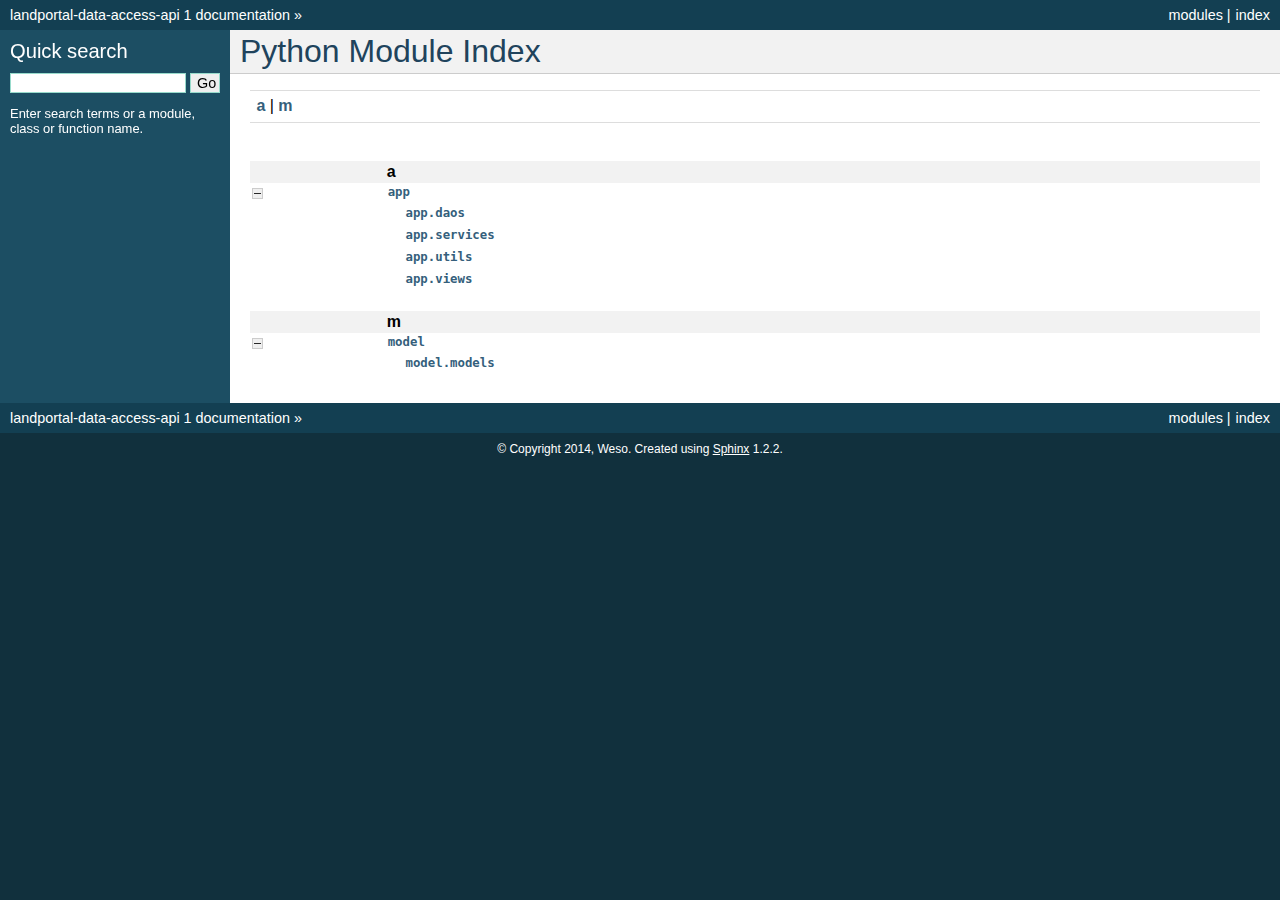
<file: py-modindex.html>
<!DOCTYPE html PUBLIC "-//W3C//DTD XHTML 1.0 Transitional//EN"
  "http://www.w3.org/TR/xhtml1/DTD/xhtml1-transitional.dtd">


<html xmlns="http://www.w3.org/1999/xhtml">
  <head>
    <meta http-equiv="Content-Type" content="text/html; charset=utf-8" />
    
    <title>Python Module Index &mdash; landportal-data-access-api 1 documentation</title>
    
    <link rel="stylesheet" href="_static/default.css" type="text/css" />
    <link rel="stylesheet" href="_static/pygments.css" type="text/css" />
    
    <script type="text/javascript">
      var DOCUMENTATION_OPTIONS = {
        URL_ROOT:    './',
        VERSION:     '1',
        COLLAPSE_INDEX: false,
        FILE_SUFFIX: '.html',
        HAS_SOURCE:  true
      };
    </script>
    <script type="text/javascript" src="_static/jquery.js"></script>
    <script type="text/javascript" src="_static/underscore.js"></script>
    <script type="text/javascript" src="_static/doctools.js"></script>
    <link rel="top" title="landportal-data-access-api 1 documentation" href="index.html" />
 


  </head>
  <body>
    <div class="related">
      <h3>Navigation</h3>
      <ul>
        <li class="right" style="margin-right: 10px">
          <a href="genindex.html" title="General Index"
             accesskey="I">index</a></li>
        <li class="right" >
          <a href="#" title="Python Module Index"
             >modules</a> |</li>
        <li><a href="index.html">landportal-data-access-api 1 documentation</a> &raquo;</li> 
      </ul>
    </div>  

    <div class="document">
      <div class="documentwrapper">
        <div class="bodywrapper">
          <div class="body">
            

   <h1>Python Module Index</h1>

   <div class="modindex-jumpbox">
   <a href="#cap-a"><strong>a</strong></a> | 
   <a href="#cap-m"><strong>m</strong></a>
   </div>

   <table class="indextable modindextable" cellspacing="0" cellpadding="2">
     <tr class="pcap"><td></td><td>&nbsp;</td><td></td></tr>
     <tr class="cap" id="cap-a"><td></td><td>
       <strong>a</strong></td><td></td></tr>
     <tr>
       <td><img src="_static/minus.png" class="toggler"
              id="toggle-1" style="display: none" alt="-" /></td>
       <td>
       <a href="app.html#module-app"><tt class="xref">app</tt></a></td><td>
       <em></em></td></tr>
     <tr class="cg-1">
       <td></td>
       <td>&nbsp;&nbsp;&nbsp;
       <a href="app.html#module-app.daos"><tt class="xref">app.daos</tt></a></td><td>
       <em></em></td></tr>
     <tr class="cg-1">
       <td></td>
       <td>&nbsp;&nbsp;&nbsp;
       <a href="app.html#module-app.services"><tt class="xref">app.services</tt></a></td><td>
       <em></em></td></tr>
     <tr class="cg-1">
       <td></td>
       <td>&nbsp;&nbsp;&nbsp;
       <a href="app.html#module-app.utils"><tt class="xref">app.utils</tt></a></td><td>
       <em></em></td></tr>
     <tr class="cg-1">
       <td></td>
       <td>&nbsp;&nbsp;&nbsp;
       <a href="app.html#module-app.views"><tt class="xref">app.views</tt></a></td><td>
       <em></em></td></tr>
     <tr class="pcap"><td></td><td>&nbsp;</td><td></td></tr>
     <tr class="cap" id="cap-m"><td></td><td>
       <strong>m</strong></td><td></td></tr>
     <tr>
       <td><img src="_static/minus.png" class="toggler"
              id="toggle-2" style="display: none" alt="-" /></td>
       <td>
       <a href="model.html#module-model"><tt class="xref">model</tt></a></td><td>
       <em></em></td></tr>
     <tr class="cg-2">
       <td></td>
       <td>&nbsp;&nbsp;&nbsp;
       <a href="model.html#module-model.models"><tt class="xref">model.models</tt></a></td><td>
       <em></em></td></tr>
   </table>


          </div>
        </div>
      </div>
      <div class="sphinxsidebar">
        <div class="sphinxsidebarwrapper">
<div id="searchbox" style="display: none">
  <h3>Quick search</h3>
    <form class="search" action="search.html" method="get">
      <input type="text" name="q" />
      <input type="submit" value="Go" />
      <input type="hidden" name="check_keywords" value="yes" />
      <input type="hidden" name="area" value="default" />
    </form>
    <p class="searchtip" style="font-size: 90%">
    Enter search terms or a module, class or function name.
    </p>
</div>
<script type="text/javascript">$('#searchbox').show(0);</script>
        </div>
      </div>
      <div class="clearer"></div>
    </div>
    <div class="related">
      <h3>Navigation</h3>
      <ul>
        <li class="right" style="margin-right: 10px">
          <a href="genindex.html" title="General Index"
             >index</a></li>
        <li class="right" >
          <a href="#" title="Python Module Index"
             >modules</a> |</li>
        <li><a href="index.html">landportal-data-access-api 1 documentation</a> &raquo;</li> 
      </ul>
    </div>
    <div class="footer">
        &copy; Copyright 2014, Weso.
      Created using <a href="http://sphinx-doc.org/">Sphinx</a> 1.2.2.
    </div>
  </body>
</html>
</file>
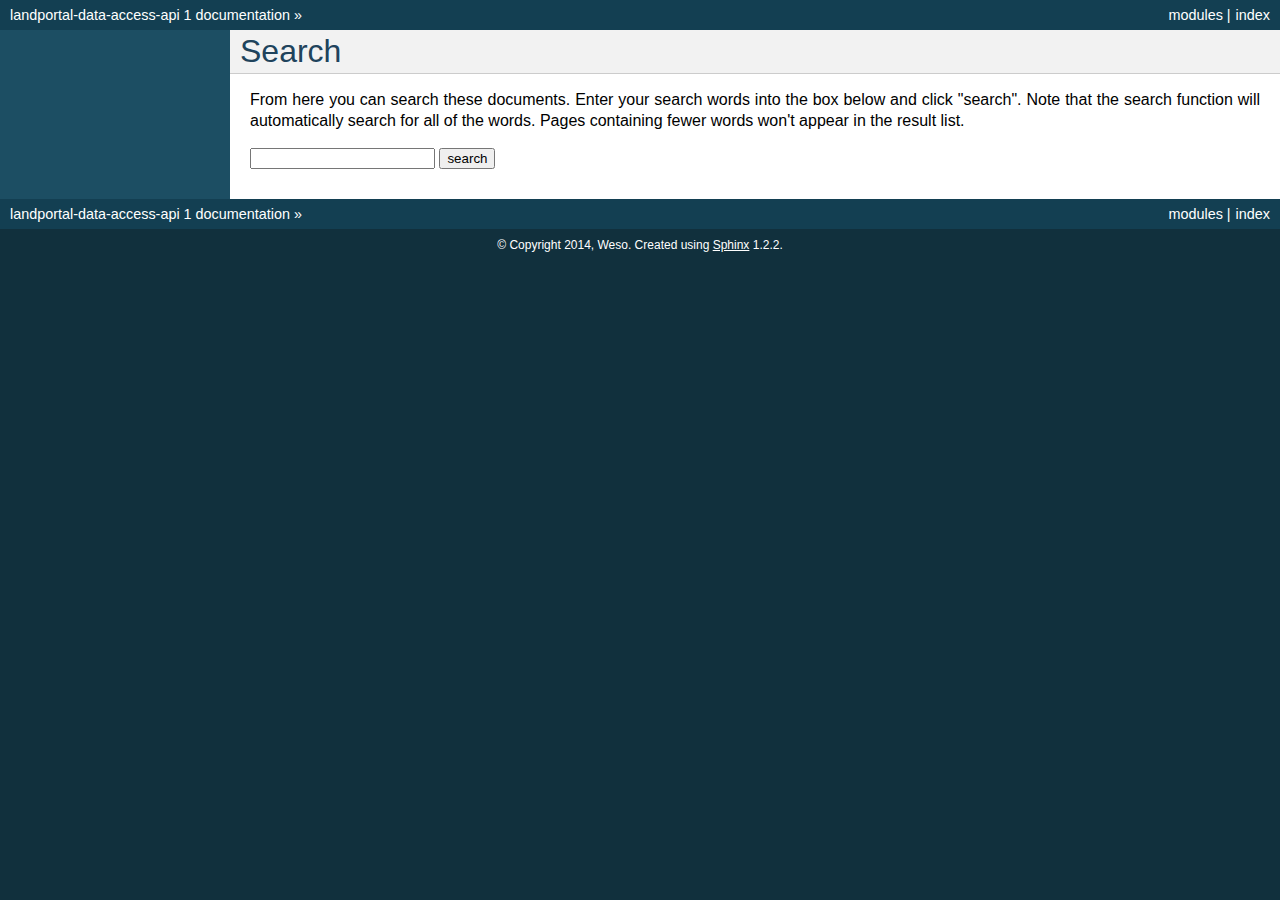
<file: search.html>
<!DOCTYPE html PUBLIC "-//W3C//DTD XHTML 1.0 Transitional//EN"
  "http://www.w3.org/TR/xhtml1/DTD/xhtml1-transitional.dtd">


<html xmlns="http://www.w3.org/1999/xhtml">
  <head>
    <meta http-equiv="Content-Type" content="text/html; charset=utf-8" />
    
    <title>Search &mdash; landportal-data-access-api 1 documentation</title>
    
    <link rel="stylesheet" href="_static/default.css" type="text/css" />
    <link rel="stylesheet" href="_static/pygments.css" type="text/css" />
    
    <script type="text/javascript">
      var DOCUMENTATION_OPTIONS = {
        URL_ROOT:    './',
        VERSION:     '1',
        COLLAPSE_INDEX: false,
        FILE_SUFFIX: '.html',
        HAS_SOURCE:  true
      };
    </script>
    <script type="text/javascript" src="_static/jquery.js"></script>
    <script type="text/javascript" src="_static/underscore.js"></script>
    <script type="text/javascript" src="_static/doctools.js"></script>
    <script type="text/javascript" src="_static/searchtools.js"></script>
    <link rel="top" title="landportal-data-access-api 1 documentation" href="index.html" />
  <script type="text/javascript">
    jQuery(function() { Search.loadIndex("searchindex.js"); });
  </script>
  
  <script type="text/javascript" id="searchindexloader"></script>
   

  </head>
  <body>
    <div class="related">
      <h3>Navigation</h3>
      <ul>
        <li class="right" style="margin-right: 10px">
          <a href="genindex.html" title="General Index"
             accesskey="I">index</a></li>
        <li class="right" >
          <a href="py-modindex.html" title="Python Module Index"
             >modules</a> |</li>
        <li><a href="index.html">landportal-data-access-api 1 documentation</a> &raquo;</li> 
      </ul>
    </div>  

    <div class="document">
      <div class="documentwrapper">
        <div class="bodywrapper">
          <div class="body">
            
  <h1 id="search-documentation">Search</h1>
  <div id="fallback" class="admonition warning">
  <script type="text/javascript">$('#fallback').hide();</script>
  <p>
    Please activate JavaScript to enable the search
    functionality.
  </p>
  </div>
  <p>
    From here you can search these documents. Enter your search
    words into the box below and click "search". Note that the search
    function will automatically search for all of the words. Pages
    containing fewer words won't appear in the result list.
  </p>
  <form action="" method="get">
    <input type="text" name="q" value="" />
    <input type="submit" value="search" />
    <span id="search-progress" style="padding-left: 10px"></span>
  </form>
  
  <div id="search-results">
  
  </div>

          </div>
        </div>
      </div>
      <div class="sphinxsidebar">
        <div class="sphinxsidebarwrapper">
        </div>
      </div>
      <div class="clearer"></div>
    </div>
    <div class="related">
      <h3>Navigation</h3>
      <ul>
        <li class="right" style="margin-right: 10px">
          <a href="genindex.html" title="General Index"
             >index</a></li>
        <li class="right" >
          <a href="py-modindex.html" title="Python Module Index"
             >modules</a> |</li>
        <li><a href="index.html">landportal-data-access-api 1 documentation</a> &raquo;</li> 
      </ul>
    </div>
    <div class="footer">
        &copy; Copyright 2014, Weso.
      Created using <a href="http://sphinx-doc.org/">Sphinx</a> 1.2.2.
    </div>
  </body>
</html>
</file>
<file: _static/default.css>
/*
 * default.css_t
 * ~~~~~~~~~~~~~
 *
 * Sphinx stylesheet -- default theme.
 *
 * :copyright: Copyright 2007-2014 by the Sphinx team, see AUTHORS.
 * :license: BSD, see LICENSE for details.
 *
 */

@import url("basic.css");

/* -- page layout ----------------------------------------------------------- */

body {
    font-family: sans-serif;
    font-size: 100%;
    background-color: #11303d;
    color: #000;
    margin: 0;
    padding: 0;
}

div.document {
    background-color: #1c4e63;
}

div.documentwrapper {
    float: left;
    width: 100%;
}

div.bodywrapper {
    margin: 0 0 0 230px;
}

div.body {
    background-color: #ffffff;
    color: #000000;
    padding: 0 20px 30px 20px;
}

div.footer {
    color: #ffffff;
    width: 100%;
    padding: 9px 0 9px 0;
    text-align: center;
    font-size: 75%;
}

div.footer a {
    color: #ffffff;
    text-decoration: underline;
}

div.related {
    background-color: #133f52;
    line-height: 30px;
    color: #ffffff;
}

div.related a {
    color: #ffffff;
}

div.sphinxsidebar {
    top: 30px;
    bottom: 0;
    margin: 0;
    position: fixed;
    overflow: auto;
    height: auto;
}
/* this is nice, but it it leads to hidden headings when jumping
   to an anchor */
/*
div.related {
    position: fixed;
}

div.documentwrapper {
    margin-top: 30px;
}
*/

div.sphinxsidebar h3 {
    font-family: 'Trebuchet MS', sans-serif;
    color: #ffffff;
    font-size: 1.4em;
    font-weight: normal;
    margin: 0;
    padding: 0;
}

div.sphinxsidebar h3 a {
    color: #ffffff;
}

div.sphinxsidebar h4 {
    font-family: 'Trebuchet MS', sans-serif;
    color: #ffffff;
    font-size: 1.3em;
    font-weight: normal;
    margin: 5px 0 0 0;
    padding: 0;
}

div.sphinxsidebar p {
    color: #ffffff;
}

div.sphinxsidebar p.topless {
    margin: 5px 10px 10px 10px;
}

div.sphinxsidebar ul {
    margin: 10px;
    padding: 0;
    color: #ffffff;
}

div.sphinxsidebar a {
    color: #98dbcc;
}

div.sphinxsidebar input {
    border: 1px solid #98dbcc;
    font-family: sans-serif;
    font-size: 1em;
}



/* -- hyperlink styles ------------------------------------------------------ */

a {
    color: #355f7c;
    text-decoration: none;
}

a:visited {
    color: #355f7c;
    text-decoration: none;
}

a:hover {
    text-decoration: underline;
}



/* -- body styles ----------------------------------------------------------- */

div.body h1,
div.body h2,
div.body h3,
div.body h4,
div.body h5,
div.body h6 {
    font-family: 'Trebuchet MS', sans-serif;
    background-color: #f2f2f2;
    font-weight: normal;
    color: #20435c;
    border-bottom: 1px solid #ccc;
    margin: 20px -20px 10px -20px;
    padding: 3px 0 3px 10px;
}

div.body h1 { margin-top: 0; font-size: 200%; }
div.body h2 { font-size: 160%; }
div.body h3 { font-size: 140%; }
div.body h4 { font-size: 120%; }
div.body h5 { font-size: 110%; }
div.body h6 { font-size: 100%; }

a.headerlink {
    color: #c60f0f;
    font-size: 0.8em;
    padding: 0 4px 0 4px;
    text-decoration: none;
}

a.headerlink:hover {
    background-color: #c60f0f;
    color: white;
}

div.body p, div.body dd, div.body li {
    text-align: justify;
    line-height: 130%;
}

div.admonition p.admonition-title + p {
    display: inline;
}

div.admonition p {
    margin-bottom: 5px;
}

div.admonition pre {
    margin-bottom: 5px;
}

div.admonition ul, div.admonition ol {
    margin-bottom: 5px;
}

div.note {
    background-color: #eee;
    border: 1px solid #ccc;
}

div.seealso {
    background-color: #ffc;
    border: 1px solid #ff6;
}

div.topic {
    background-color: #eee;
}

div.warning {
    background-color: #ffe4e4;
    border: 1px solid #f66;
}

p.admonition-title {
    display: inline;
}

p.admonition-title:after {
    content: ":";
}

pre {
    padding: 5px;
    background-color: #eeffcc;
    color: #333333;
    line-height: 120%;
    border: 1px solid #ac9;
    border-left: none;
    border-right: none;
}

tt {
    background-color: #ecf0f3;
    padding: 0 1px 0 1px;
    font-size: 0.95em;
}

th {
    background-color: #ede;
}

.warning tt {
    background: #efc2c2;
}

.note tt {
    background: #d6d6d6;
}

.viewcode-back {
    font-family: sans-serif;
}

div.viewcode-block:target {
    background-color: #f4debf;
    border-top: 1px solid #ac9;
    border-bottom: 1px solid #ac9;
}
</file>
<file: _static/pygments.css>
.highlight .hll { background-color: #ffffcc }
.highlight  { background: #eeffcc; }
.highlight .c { color: #408090; font-style: italic } /* Comment */
.highlight .err { border: 1px solid #FF0000 } /* Error */
.highlight .k { color: #007020; font-weight: bold } /* Keyword */
.highlight .o { color: #666666 } /* Operator */
.highlight .cm { color: #408090; font-style: italic } /* Comment.Multiline */
.highlight .cp { color: #007020 } /* Comment.Preproc */
.highlight .c1 { color: #408090; font-style: italic } /* Comment.Single */
.highlight .cs { color: #408090; background-color: #fff0f0 } /* Comment.Special */
.highlight .gd { color: #A00000 } /* Generic.Deleted */
.highlight .ge { font-style: italic } /* Generic.Emph */
.highlight .gr { color: #FF0000 } /* Generic.Error */
.highlight .gh { color: #000080; font-weight: bold } /* Generic.Heading */
.highlight .gi { color: #00A000 } /* Generic.Inserted */
.highlight .go { color: #333333 } /* Generic.Output */
.highlight .gp { color: #c65d09; font-weight: bold } /* Generic.Prompt */
.highlight .gs { font-weight: bold } /* Generic.Strong */
.highlight .gu { color: #800080; font-weight: bold } /* Generic.Subheading */
.highlight .gt { color: #0044DD } /* Generic.Traceback */
.highlight .kc { color: #007020; font-weight: bold } /* Keyword.Constant */
.highlight .kd { color: #007020; font-weight: bold } /* Keyword.Declaration */
.highlight .kn { color: #007020; font-weight: bold } /* Keyword.Namespace */
.highlight .kp { color: #007020 } /* Keyword.Pseudo */
.highlight .kr { color: #007020; font-weight: bold } /* Keyword.Reserved */
.highlight .kt { color: #902000 } /* Keyword.Type */
.highlight .m { color: #208050 } /* Literal.Number */
.highlight .s { color: #4070a0 } /* Literal.String */
.highlight .na { color: #4070a0 } /* Name.Attribute */
.highlight .nb { color: #007020 } /* Name.Builtin */
.highlight .nc { color: #0e84b5; font-weight: bold } /* Name.Class */
.highlight .no { color: #60add5 } /* Name.Constant */
.highlight .nd { color: #555555; font-weight: bold } /* Name.Decorator */
.highlight .ni { color: #d55537; font-weight: bold } /* Name.Entity */
.highlight .ne { color: #007020 } /* Name.Exception */
.highlight .nf { color: #06287e } /* Name.Function */
.highlight .nl { color: #002070; font-weight: bold } /* Name.Label */
.highlight .nn { color: #0e84b5; font-weight: bold } /* Name.Namespace */
.highlight .nt { color: #062873; font-weight: bold } /* Name.Tag */
.highlight .nv { color: #bb60d5 } /* Name.Variable */
.highlight .ow { color: #007020; font-weight: bold } /* Operator.Word */
.highlight .w { color: #bbbbbb } /* Text.Whitespace */
.highlight .mf { color: #208050 } /* Literal.Number.Float */
.highlight .mh { color: #208050 } /* Literal.Number.Hex */
.highlight .mi { color: #208050 } /* Literal.Number.Integer */
.highlight .mo { color: #208050 } /* Literal.Number.Oct */
.highlight .sb { color: #4070a0 } /* Literal.String.Backtick */
.highlight .sc { color: #4070a0 } /* Literal.String.Char */
.highlight .sd { color: #4070a0; font-style: italic } /* Literal.String.Doc */
.highlight .s2 { color: #4070a0 } /* Literal.String.Double */
.highlight .se { color: #4070a0; font-weight: bold } /* Literal.String.Escape */
.highlight .sh { color: #4070a0 } /* Literal.String.Heredoc */
.highlight .si { color: #70a0d0; font-style: italic } /* Literal.String.Interpol */
.highlight .sx { color: #c65d09 } /* Literal.String.Other */
.highlight .sr { color: #235388 } /* Literal.String.Regex */
.highlight .s1 { color: #4070a0 } /* Literal.String.Single */
.highlight .ss { color: #517918 } /* Literal.String.Symbol */
.highlight .bp { color: #007020 } /* Name.Builtin.Pseudo */
.highlight .vc { color: #bb60d5 } /* Name.Variable.Class */
.highlight .vg { color: #bb60d5 } /* Name.Variable.Global */
.highlight .vi { color: #bb60d5 } /* Name.Variable.Instance */
.highlight .il { color: #208050 } /* Literal.Number.Integer.Long */
</file>
